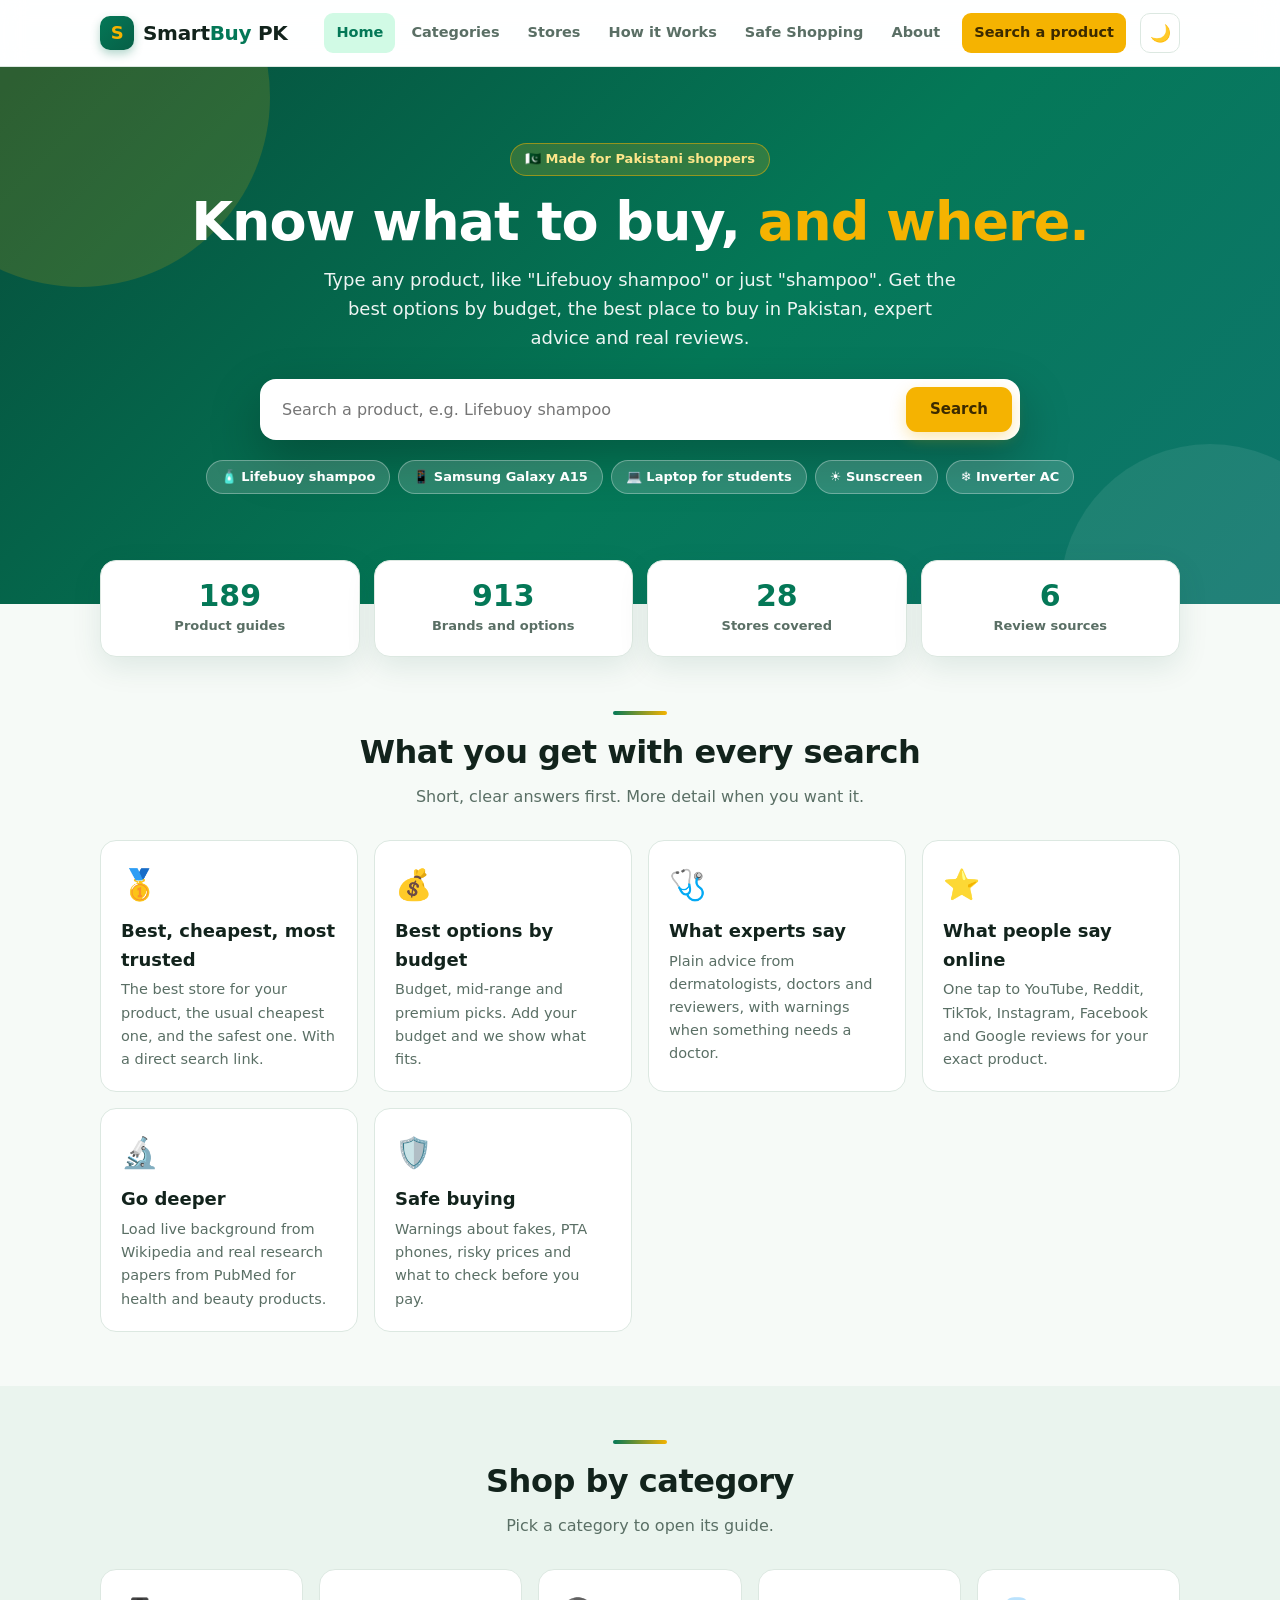
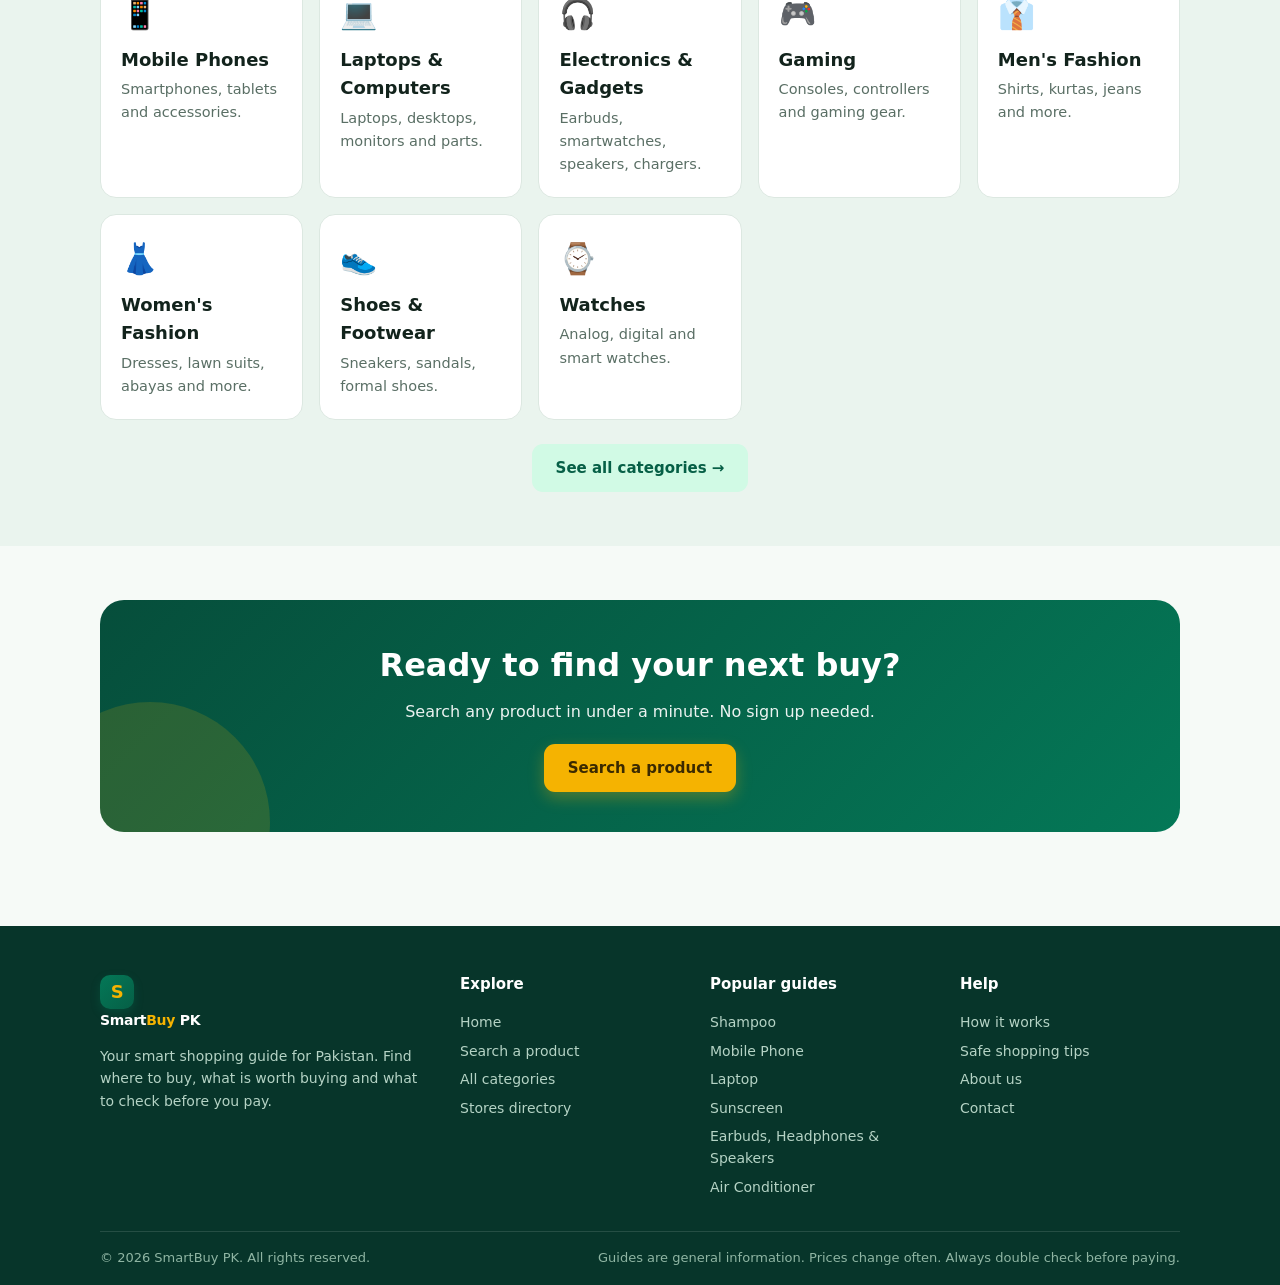
<file: index.html>
<!DOCTYPE html>
<html lang="en">
<head>
<meta charset="UTF-8">
<meta name="viewport" content="width=device-width, initial-scale=1">
<title>Smart Shopping Guide for Pakistan - SmartBuy PK</title>
<meta name="description" content="Search any product. See the best options by budget, where to buy in Pakistan, expert advice and real reviews.">
<link rel="icon" href="data:image/svg+xml,%3Csvg xmlns='http://www.w3.org/2000/svg' viewBox='0 0 100 100'%3E%3Crect width='100' height='100' rx='22' fill='%23047857'/%3E%3Ctext x='50' y='72' font-size='62' text-anchor='middle' fill='%23f5b301' font-family='Arial' font-weight='700'%3ES%3C/text%3E%3C/svg%3E">
<script>try{var t=localStorage.getItem('sb-theme');if(t)document.documentElement.dataset.theme=JSON.parse(t)}catch(e){}</script>
<style>
/* SmartBuy PK - green & gold theme */
:root{
  --bg:#f6faf7; --bg2:#eaf4ee; --card:#ffffff; --ink:#12231c; --muted:#5a6f65; --line:#dce8e1;
  --primary:#047857; --primary-d:#065f46; --primary-l:#d1fae5; --on-primary:#ffffff;
  --gold:#f5b301; --gold-d:#b45309; --gold-l:#fef3c7;
  --good:#16a34a; --warn:#d97706; --bad:#dc2626;
  --shadow:0 10px 30px rgba(6,78,59,.10); --r:16px;
}
[data-theme="dark"]{
  --bg:#0c1411; --bg2:#101c17; --card:#14221c; --ink:#e7f3ed; --muted:#92aaa0; --line:#223a31;
  --primary:#10b981; --primary-d:#34d399; --primary-l:#12382c; --on-primary:#04251b;
  --gold:#fbbf24; --gold-d:#fcd34d; --gold-l:#3a2f0e; --shadow:0 10px 30px rgba(0,0,0,.45);
}
@media (prefers-color-scheme: dark){
  :root:not([data-theme="light"]){
    --bg:#0c1411; --bg2:#101c17; --card:#14221c; --ink:#e7f3ed; --muted:#92aaa0; --line:#223a31;
    --primary:#10b981; --primary-d:#34d399; --primary-l:#12382c; --on-primary:#04251b;
    --gold:#fbbf24; --gold-d:#fcd34d; --gold-l:#3a2f0e; --shadow:0 10px 30px rgba(0,0,0,.45);
    color-scheme:dark;
  }
  :root:not([data-theme="light"]) .b-pk{background:#12382c;color:#6ee7b7}
  :root:not([data-theme="light"]) .b-intl{background:#3a2f0e;color:#fcd34d}
  :root:not([data-theme="light"]) .b-used{background:#0f2f45;color:#7dd3fc}
}
*{box-sizing:border-box;margin:0;padding:0}
html{scroll-behavior:smooth}
body{font-size:16px;font-family:"Segoe UI",system-ui,-apple-system,Roboto,Arial,sans-serif;background:var(--bg);color:var(--ink);line-height:1.6;min-height:100vh;display:flex;flex-direction:column}
main{flex:1}
a{color:inherit;text-decoration:none}
img{max-width:100%}
.wrap{max-width:1120px;margin:0 auto;padding:0 20px}
.hidden{display:none!important}

/* ---------- header ---------- */
.site-header{position:sticky;top:0;z-index:50;background:color-mix(in srgb,var(--card) 90%,transparent);backdrop-filter:blur(12px);border-bottom:1px solid var(--line)}
.nav{display:flex;align-items:center;gap:14px;height:66px}
.logo{display:flex;align-items:center;gap:9px;font-weight:800;font-size:20px;letter-spacing:-.3px;margin-right:auto}
.logo b{color:var(--primary)}
.mark{font-style:normal;width:34px;height:34px;border-radius:10px;background:linear-gradient(135deg,var(--primary),var(--primary-d));color:var(--gold);display:flex;align-items:center;justify-content:center;font-size:18px;font-weight:800;box-shadow:0 4px 10px rgba(4,120,87,.3)}
.menu{display:flex;align-items:center;gap:4px}
.menu a{font-size:14.5px;font-weight:600;color:var(--muted);padding:8px 12px;border-radius:9px;transition:.15s}
.menu a:hover{color:var(--primary);background:var(--primary-l)}
.menu a.active{color:var(--primary);background:var(--primary-l)}
.menu a.cta{background:var(--gold);color:#3b2a00;margin-left:6px}
.menu a.cta:hover{filter:brightness(1.07);background:var(--gold)}
.theme,.burger{border:1px solid var(--line);background:var(--card);color:var(--ink);width:40px;height:40px;border-radius:10px;cursor:pointer;font-size:17px}
.burger{display:none}
.theme:hover,.burger:hover{border-color:var(--primary)}

/* ---------- hero ---------- */
.hero{position:relative;overflow:hidden;color:#fff;text-align:center;padding:76px 0 110px;background:linear-gradient(135deg,#064e3b 0%,#047857 55%,#0f766e 100%)}
.hero::before,.hero::after{content:"";position:absolute;border-radius:50%}
.hero::before{width:380px;height:380px;top:-160px;left:-110px;background:rgba(245,179,1,.16)}
.hero::after{width:300px;height:300px;bottom:-140px;right:-80px;background:rgba(255,255,255,.08)}
.hero .wrap{position:relative;z-index:1}
.eyebrow{display:inline-block;background:rgba(245,179,1,.18);border:1px solid rgba(245,179,1,.5);color:#fde68a;font-size:13px;font-weight:700;padding:5px 14px;border-radius:99px;margin-bottom:16px}
.hero h1{font-size:clamp(30px,5.4vw,52px);line-height:1.12;font-weight:800;letter-spacing:-1px;margin-bottom:14px}
.hero h1 em{font-style:normal;color:var(--gold)}
.hero p.lead{max-width:640px;margin:0 auto 26px;font-size:18px;opacity:.93}
.hero-search{display:flex;gap:8px;max-width:760px;margin:0 auto;background:#fff;padding:8px;border-radius:16px;box-shadow:0 20px 50px rgba(0,0,0,.25)}
.hero-search input,.hero-search select{border:0;background:transparent;color:#12231c;padding:13px 14px;font-size:16px;font-family:inherit;outline:none;min-width:0}
.hero-search input{flex:1}
.hero-search select{border-left:1px solid #e3ece7;max-width:210px;cursor:pointer}
.chips{display:flex;flex-wrap:wrap;gap:8px;justify-content:center;margin-top:20px}
.chip{display:inline-block;background:rgba(255,255,255,.16);border:1px solid rgba(255,255,255,.3);padding:6px 14px;border-radius:99px;font-size:13px;font-weight:600;color:#fff;transition:.15s}
.chip:hover{background:rgba(255,255,255,.28)}
.chip.dark{background:var(--primary-l);border-color:transparent;color:var(--primary-d)}
.chip.dark:hover{filter:brightness(.96)}
.page-hero{background:linear-gradient(135deg,#064e3b,#047857);color:#fff;padding:52px 0 64px;text-align:center;position:relative;overflow:hidden}
.page-hero::after{content:"";position:absolute;width:260px;height:260px;border-radius:50%;background:rgba(245,179,1,.14);right:-70px;top:-120px}
.page-hero h1{font-size:clamp(28px,4.6vw,40px);letter-spacing:-.6px;position:relative}
.page-hero p{max-width:640px;margin:8px auto 0;opacity:.92;font-size:17px;position:relative}

/* ---------- layout helpers ---------- */
section.block{padding:54px 0}
section.alt{background:var(--bg2)}
.sec-head{text-align:center;max-width:660px;margin:0 auto 30px}
.sec-head h2{font-size:clamp(24px,3.4vw,32px);letter-spacing:-.5px}
.sec-head p{color:var(--muted);margin-top:6px}
.sec-head .bar{display:block;width:54px;height:4px;border-radius:4px;background:linear-gradient(90deg,var(--primary),var(--gold));margin:0 auto 12px}
.grid{display:grid;gap:16px}
.g2{grid-template-columns:repeat(auto-fit,minmax(280px,1fr))}
.g3{grid-template-columns:repeat(auto-fit,minmax(240px,1fr))}
.g4{grid-template-columns:repeat(auto-fit,minmax(200px,1fr))}
.card{background:var(--card);border:1px solid var(--line);border-radius:var(--r);padding:20px;transition:.2s}
.card.hover:hover{transform:translateY(-4px);box-shadow:var(--shadow);border-color:var(--primary)}
.card h3{font-size:18px;margin-bottom:4px}
.card p{color:var(--muted);font-size:14.5px}
.ico{font-size:30px;display:block;margin-bottom:8px}
.tag{display:inline-block;font-size:12px;padding:3px 10px;border-radius:99px;background:var(--primary-l);color:var(--primary-d);font-weight:700;margin:2px 4px 2px 0}
.badge{font-size:11px;padding:3px 9px;border-radius:99px;font-weight:700;white-space:nowrap}
.b-pk{background:#dcfce7;color:#166534}
.b-intl{background:#fef3c7;color:#92400e}
.b-used{background:#e0f2fe;color:#075985}
[data-theme="dark"] .b-pk{background:#12382c;color:#6ee7b7}
[data-theme="dark"] .b-intl{background:#3a2f0e;color:#fcd34d}
[data-theme="dark"] .b-used{background:#0f2f45;color:#7dd3fc}

/* ---------- buttons & forms ---------- */
.btn{display:inline-block;background:var(--primary);color:var(--on-primary);border:0;padding:12px 24px;border-radius:11px;font-size:15px;font-weight:700;cursor:pointer;transition:.15s;font-family:inherit;box-shadow:0 6px 16px rgba(4,120,87,.25)}
.btn:hover{background:var(--primary-d);transform:translateY(-1px)}
.btn.gold{background:var(--gold);color:#3b2a00;box-shadow:0 6px 16px rgba(245,179,1,.3)}
.btn.gold:hover{filter:brightness(1.06);background:var(--gold)}
.btn.ghost{background:var(--primary-l);color:var(--primary-d);box-shadow:none}
.btn.ghost:hover{filter:brightness(.97);background:var(--primary-l)}
label{display:block;font-size:13px;font-weight:700;color:var(--muted);margin-bottom:5px}
input,select,textarea{width:100%;padding:11px 13px;border:1px solid var(--line);border-radius:10px;font-size:15px;background:var(--card);color:var(--ink);font-family:inherit}
input:focus,select:focus,textarea:focus{outline:2px solid var(--primary);outline-offset:0;border-color:transparent}
textarea{min-height:130px;resize:vertical}
.form{display:grid;grid-template-columns:repeat(auto-fit,minmax(210px,1fr));gap:14px}
.full{grid-column:1/-1}
.actions{display:flex;gap:10px;flex-wrap:wrap}
.panel{background:var(--card);border:1px solid var(--line);border-radius:20px;box-shadow:var(--shadow);padding:26px}
.panel.lift{margin-top:-50px;position:relative;z-index:2}

/* ---------- finder results ---------- */
.product{display:flex;gap:16px;align-items:center;background:var(--card);padding:16px;border-radius:14px;border:1px solid var(--line)}
.product img{width:84px;height:84px;object-fit:cover;border-radius:12px}
.ph{width:84px;height:84px;border-radius:12px;background:var(--primary-l);display:flex;align-items:center;justify-content:center;font-size:36px;flex:none}
.product h3{font-size:20px}
.stores{display:grid;grid-template-columns:repeat(auto-fill,minmax(310px,1fr));gap:14px}
.store{background:var(--card);border:1px solid var(--line);border-radius:14px;padding:16px;transition:.2s}
.store:hover{transform:translateY(-3px);box-shadow:var(--shadow)}
.store.best{border:2px solid var(--good);box-shadow:0 6px 18px rgba(22,163,74,.18)}
.store h4{font-size:17px;display:flex;justify-content:space-between;align-items:center;gap:8px}
.store p{font-size:13px;color:var(--muted);margin:4px 0 10px}
.mini{display:grid;grid-template-columns:repeat(3,1fr);gap:8px;margin-bottom:10px}
.mini input{padding:8px;font-size:13px}
.mini label{font-size:11px}
.open{display:inline-block;font-size:13px;font-weight:700;color:var(--primary-d);background:var(--primary-l);padding:7px 13px;border-radius:9px}
.open:hover{filter:brightness(.96)}
.sources{display:grid;grid-template-columns:repeat(auto-fit,minmax(160px,1fr));gap:12px}
.src{background:var(--card);border:1px solid var(--line);border-radius:13px;padding:16px;text-align:center;font-weight:700;font-size:14px;transition:.2s}
.src:hover{transform:translateY(-3px);border-color:var(--primary);color:var(--primary)}
.src .ic{font-size:28px;display:block;margin-bottom:4px}
.verdict{border-radius:18px;padding:24px;color:#fff;box-shadow:0 12px 28px rgba(0,0,0,.16)}
.v-good{background:linear-gradient(135deg,#15803d,#22c55e)}
.v-ok{background:linear-gradient(135deg,#b45309,#f59e0b)}
.v-bad{background:linear-gradient(135deg,#b91c1c,#ef4444)}
.v-none{background:#64748b}
.verdict h3{font-size:24px;margin-bottom:6px}
.verdict ul{margin:10px 0 0 20px;font-size:14px}
table{width:100%;border-collapse:collapse;background:var(--card);border-radius:12px;overflow:hidden;font-size:14px;border:1px solid var(--line)}
th,td{padding:11px 14px;text-align:left;border-bottom:1px solid var(--line)}
th{background:var(--primary-l);color:var(--primary-d)}
.table-wrap{overflow-x:auto}
.recent{display:flex;flex-wrap:wrap;gap:8px}

/* ---------- misc blocks ---------- */
.stats{display:grid;grid-template-columns:repeat(auto-fit,minmax(150px,1fr));gap:14px;margin-top:-44px;position:relative;z-index:2}
.stat{background:var(--card);border:1px solid var(--line);border-radius:16px;padding:18px;text-align:center;box-shadow:var(--shadow)}
.stat b{display:block;font-size:30px;color:var(--primary);line-height:1.1}
.stat span{font-size:13px;color:var(--muted);font-weight:600}
.step .n{width:36px;height:36px;border-radius:50%;background:var(--gold);color:#3b2a00;display:flex;align-items:center;justify-content:center;font-weight:800;margin-bottom:10px}
.cta-band{background:linear-gradient(135deg,#064e3b,#047857);color:#fff;border-radius:24px;padding:40px 28px;text-align:center;position:relative;overflow:hidden}
.cta-band::after{content:"";position:absolute;width:240px;height:240px;border-radius:50%;background:rgba(245,179,1,.15);left:-70px;bottom:-110px}
.cta-band h2{font-size:clamp(24px,3.4vw,32px);position:relative}
.cta-band p{margin:8px 0 20px;opacity:.92;position:relative}
.cta-band .btn{position:relative}
.filters{display:flex;flex-wrap:wrap;gap:10px;align-items:center;margin-bottom:22px}
.filters input,.filters select{max-width:260px}
.pill{border:1px solid var(--line);background:var(--card);color:var(--ink);padding:8px 16px;border-radius:99px;font-weight:700;font-size:13.5px;cursor:pointer;font-family:inherit}
.pill.on,.pill:hover{background:var(--primary);color:var(--on-primary);border-color:var(--primary)}
.empty{text-align:center;color:var(--muted);padding:30px}
details{background:var(--card);border:1px solid var(--line);border-radius:13px;padding:14px 18px;margin-bottom:10px}
details summary{cursor:pointer;font-weight:700;list-style:none;display:flex;justify-content:space-between;gap:10px}
details summary::after{content:"+";color:var(--primary);font-size:20px;line-height:1}
details[open] summary::after{content:"–"}
details p{margin-top:10px;color:var(--muted);font-size:14.5px}
.check{display:flex;gap:12px;align-items:flex-start;background:var(--card);border:1px solid var(--line);border-radius:13px;padding:14px 16px;cursor:pointer;transition:.15s}
.check:hover{border-color:var(--primary)}
.check input{width:20px;height:20px;margin-top:3px;accent-color:var(--primary);flex:none}
.check.done{background:var(--primary-l);border-color:var(--primary)}
.check b{display:block}
.check span{font-size:13.5px;color:var(--muted)}
.progress{height:10px;background:var(--line);border-radius:99px;overflow:hidden;margin:8px 0 18px}
.progress i{display:block;height:100%;width:0;background:linear-gradient(90deg,var(--primary),var(--gold));transition:.3s}
.notice{background:var(--gold-l);border:1px solid var(--gold);color:var(--ink);padding:12px 16px;border-radius:12px;font-size:14px}
.thanks{background:var(--primary-l);color:var(--primary-d);padding:16px;border-radius:12px;font-weight:700;margin-top:14px}
.two{display:grid;grid-template-columns:1fr 1fr;gap:26px;align-items:start}

/* ---------- footer ---------- */
.site-footer{background:#07352a;color:#cfe5db;margin-top:40px}
.foot{display:grid;grid-template-columns:1.5fr 1fr 1fr 1fr;gap:30px;padding:46px 0 30px}
.foot h4{color:#fff;font-size:15px;margin-bottom:12px}
.foot a{display:block;font-size:14px;padding:3px 0;color:#b5d3c5}
.foot a:hover{color:var(--gold)}
.foot p{font-size:14px;color:#b5d3c5;margin-top:10px;max-width:320px}
.site-footer .logo{color:#fff}
.site-footer .logo b{color:var(--gold)}
.foot-bottom{border-top:1px solid rgba(255,255,255,.12);padding:16px 0;display:flex;justify-content:space-between;gap:10px;flex-wrap:wrap;font-size:13px;color:#8fb5a3}

/* ---------- responsive ---------- */
@media(max-width:920px){
  .burger{display:block}
  .menu{display:none;position:absolute;top:66px;left:0;right:0;background:var(--card);flex-direction:column;align-items:stretch;padding:12px 20px 18px;border-bottom:1px solid var(--line);box-shadow:var(--shadow)}
  .menu.open{display:flex}
  .menu a.cta{margin:6px 0 0;text-align:center}
  .foot{grid-template-columns:1fr 1fr}
  .two{grid-template-columns:1fr}
}
@media(max-width:600px){
  .hero{padding:56px 0 96px}
  .hero-search{flex-direction:column}
  .hero-search select{max-width:none;border-left:0;border-top:1px solid #e3ece7}
  .foot{grid-template-columns:1fr}
  .product{flex-direction:column;text-align:center}
}

/* ---------- v2 additions ---------- */
.hero-search input{font-size:16px}
.hero-search button{white-space:nowrap}
.hero h1{font-size:clamp(32px,5.6vw,54px)}
.view[hidden]{display:none!important}
.muted{color:var(--muted);font-size:14px}
.sub{color:var(--muted);font-size:14px;margin:6px 0 14px}

/* search form */
.sform{display:grid;grid-template-columns:2fr 1fr auto;gap:14px;align-items:end}
.sform .btn{height:46px}
@media(max-width:760px){.sform{grid-template-columns:1fr}.sform .btn{width:100%}}

/* report */
.block.tight{padding:16px 0}
.block.r-top{padding:30px 0 6px}
.r-head{display:flex;gap:16px;align-items:center}
.r-q{font-size:13px;color:var(--muted);font-weight:700;text-transform:uppercase;letter-spacing:.06em}
.r-title{font-size:clamp(24px,4vw,34px);letter-spacing:-.5px;margin:2px 0 6px;text-wrap:balance}
.r-note{font-size:13px;color:var(--muted);margin:14px 0 0}
.alts{display:flex;flex-wrap:wrap;gap:8px;align-items:center;margin-top:12px;font-size:13.5px;color:var(--muted);font-weight:600}
.jump{display:flex;flex-wrap:wrap;gap:8px;margin-top:14px}
.jump button{border:1px solid var(--line);background:var(--card);color:var(--ink);padding:7px 14px;border-radius:99px;font-weight:700;font-size:13px;cursor:pointer;font-family:inherit}
.jump button:hover{border-color:var(--primary);color:var(--primary)}
.sec-title h2{font-size:22px;letter-spacing:-.3px;padding-left:12px;position:relative}
.sec-title h2::before{content:"";position:absolute;left:0;top:4px;bottom:4px;width:4px;border-radius:4px;background:linear-gradient(var(--primary),var(--gold))}
.sec-title p{color:var(--muted);font-size:14px;margin:4px 0 14px 12px}
.sec-title{margin-bottom:6px}

.glance{background:var(--card);border:1px solid var(--line);border-left:5px solid var(--primary);border-radius:var(--r);padding:22px;box-shadow:var(--shadow)}
.glance h3{font-size:24px;letter-spacing:-.3px;margin:6px 0 8px}
.g-top{display:flex;gap:10px;align-items:center;flex-wrap:wrap}
.g-range{font-size:13px;font-weight:700;color:var(--muted)}
.g-intro{color:var(--muted);margin-bottom:12px}
.g-line{font-size:15px;margin:6px 0}
.g-line.ok{color:var(--ink)}
.g-line.warn{color:var(--muted)}
.g-same{display:flex;flex-wrap:wrap;gap:8px;align-items:center;margin-top:14px;font-size:13px;color:var(--muted);font-weight:700}
.vchip{display:inline-block;font-size:12px;font-weight:800;padding:4px 11px;border-radius:99px;letter-spacing:.03em}
.t-low{background:#dcfce7;color:#166534}
.t-mid{background:#fef3c7;color:#92400e}
.t-high{background:#e0e7ff;color:#3730a3}
[data-theme="dark"] .t-low{background:#12382c;color:#6ee7b7}
[data-theme="dark"] .t-mid{background:#3a2f0e;color:#fcd34d}
[data-theme="dark"] .t-high{background:#23265a;color:#c7d2fe}
@media (prefers-color-scheme: dark){
  :root:not([data-theme="light"]) .t-low{background:#12382c;color:#6ee7b7}
  :root:not([data-theme="light"]) .t-mid{background:#3a2f0e;color:#fcd34d}
  :root:not([data-theme="light"]) .t-high{background:#23265a;color:#c7d2fe}
}
.top3{display:grid;gap:10px}
.top-row{display:grid;grid-template-columns:auto 1fr auto;gap:12px;align-items:center;padding:10px 0;border-top:1px solid var(--line)}
.top-row p{font-size:13.5px;color:var(--muted)}
.top-row .g-range{text-align:right}
@media(max-width:560px){.top-row{grid-template-columns:1fr}.top-row .g-range{text-align:left}}

/* where to buy */
.tiles{display:grid;grid-template-columns:repeat(auto-fit,minmax(250px,1fr));gap:14px}
.tile{background:var(--card);border:1px solid var(--line);border-top:4px solid var(--primary);border-radius:var(--r);padding:18px;display:flex;flex-direction:column;gap:6px;transition:.2s}
.tile:hover{transform:translateY(-3px);box-shadow:var(--shadow)}
.tile.cheap{border-top-color:var(--gold)}
.tile.trust{border-top-color:#6366f1}
.tile-k{font-size:12.5px;font-weight:800;text-transform:uppercase;letter-spacing:.06em;color:var(--muted)}
.tile h4{font-size:19px}
.tile p{font-size:14px;color:var(--muted);flex:1}
.tile .open,.s-btns .open{align-self:flex-start}
.alt-link{display:inline-block;font-size:12.5px;font-weight:700;color:var(--muted);text-decoration:underline;margin-top:4px}
.alt-link:hover{color:var(--primary)}
details.more{margin-top:14px}
details.more summary{font-weight:700}
details.big{padding:16px 20px}
.s-list{display:grid;gap:4px;margin-top:10px}
.s-row{display:flex;justify-content:space-between;gap:12px;align-items:center;padding:10px 0;border-top:1px solid var(--line)}
.s-row small{display:block;color:var(--muted);font-size:12.5px;margin-top:2px}
.s-btns{display:flex;gap:10px;align-items:center;flex:none}
@media(max-width:560px){.s-row{flex-direction:column;align-items:flex-start}}

/* tiers */
.tiers{display:grid;gap:14px}
.tier{background:var(--card);border:1px solid var(--line);border-radius:var(--r);padding:18px}
.tier.fit{border:2px solid var(--good);box-shadow:0 6px 18px rgba(22,163,74,.15)}
.tier-h{display:flex;gap:10px;align-items:center;flex-wrap:wrap;margin-bottom:8px}
.fit-tag{font-style:normal;font-size:12px;font-weight:800;color:#fff;background:var(--good);padding:3px 10px;border-radius:99px}
.picks{list-style:none;display:grid;grid-template-columns:repeat(auto-fit,minmax(260px,1fr));gap:10px}
.picks li{background:var(--bg2);border:1px solid transparent;border-radius:12px;padding:12px 14px;min-width:0}
.picks li.match{border-color:var(--primary);background:var(--primary-l)}
.picks p{font-size:14px;margin:4px 0}
.picks small{display:block;color:var(--muted);font-size:12.5px}
.pk-h{display:flex;gap:8px;align-items:center;flex-wrap:wrap}
.you{font-size:11px;font-weight:800;background:var(--primary);color:var(--on-primary);padding:2px 8px;border-radius:99px}
.needs{display:grid;grid-template-columns:repeat(auto-fit,minmax(260px,1fr));gap:10px}
.need{background:var(--card);border:1px solid var(--line);border-radius:12px;padding:12px 14px;display:grid;gap:3px}
.need span{font-size:14px;color:var(--muted)}
.bul{margin:0 0 14px 20px;display:grid;gap:8px}
.bul li{max-width:75ch}
.src small{display:block;font-weight:500;color:var(--muted);font-size:12px;margin-top:2px}
.two-col{display:grid;grid-template-columns:1fr 1fr;gap:14px}
@media(max-width:700px){.two-col{grid-template-columns:1fr}}
.chk{background:var(--card);border:1px solid var(--line);border-radius:var(--r);padding:16px 18px}
.chk.good{border-left:4px solid var(--good)}
.chk.bad{border-left:4px solid var(--bad)}
.chk h4{margin-bottom:8px}
.chk ul{margin-left:18px;display:grid;gap:6px;font-size:14.5px}
.deep{display:flex;flex-wrap:wrap;gap:10px}
.deep-btn{display:inline-block;background:var(--card);border:1px solid var(--line);padding:9px 16px;border-radius:11px;font-weight:700;font-size:14px;transition:.15s}
.deep-btn:hover{border-color:var(--primary);color:var(--primary)}
.research{margin-top:16px}
.r-card{background:var(--card);border:1px solid var(--line);border-radius:var(--r);padding:16px 18px;margin-top:12px}
.r-card h4{margin-bottom:6px}
.papers{list-style:none;display:grid;gap:10px;margin:8px 0}
.papers a{font-weight:700;color:var(--primary)}
.papers a:hover{text-decoration:underline}
.papers small{display:block;color:var(--muted);font-size:12.5px}
#cmpStores{margin-top:6px}
.stat{min-width:0}

</style>
</head>
<body>
<main id="app">
<div class="view" id="v-home" hidden>
<div class="hero">
    <div class="wrap">
      <span class="eyebrow">🇵🇰 Made for Pakistani shoppers</span>
      <h1>Know what to buy, <em>and where.</em></h1>
      <p class="lead">Type any product, like "Lifebuoy shampoo" or just "shampoo". Get the best options by budget, the best place to buy in Pakistan, expert advice and real reviews.</p>
      <form class="hero-search" id="heroForm" autocomplete="off">
        <input id="heroQ" required placeholder="Search a product, e.g. Lifebuoy shampoo" aria-label="Search a product">
        <button class="btn gold" type="submit">Search</button>
      </form>
      <div class="chips">
        <a class="chip" href="finder.html?q=Lifebuoy%20shampoo">🧴 Lifebuoy shampoo</a>
        <a class="chip" href="finder.html?q=Samsung%20Galaxy%20A15">📱 Samsung Galaxy A15</a>
        <a class="chip" href="finder.html?q=Laptop%20for%20students">💻 Laptop for students</a>
        <a class="chip" href="finder.html?q=Sunscreen">☀️ Sunscreen</a>
        <a class="chip" href="finder.html?q=Inverter%20AC%201.5%20ton">❄️ Inverter AC</a>
      </div>
    </div>
  </div>

  <div class="wrap">
    <div class="stats">
      <div class="stat"><b id="statGuides">0</b><span>Product guides</span></div>
      <div class="stat"><b id="statBrands">0</b><span>Brands and options</span></div>
      <div class="stat"><b id="statStores">0</b><span>Stores covered</span></div>
      <div class="stat"><b id="statSources">0</b><span>Review sources</span></div>
    </div>
  </div>

  <section class="block hidden" id="recentBox" style="padding-bottom:0">
    <div class="wrap">
      <div class="sec-head" style="margin-bottom:14px"><span class="bar"></span><h2>Your recent searches</h2></div>
      <div class="recent" id="recent" style="justify-content:center"></div>
    </div>
  </section>

  <section class="block">
    <div class="wrap">
      <div class="sec-head"><span class="bar"></span><h2>What you get with every search</h2><p>Short, clear answers first. More detail when you want it.</p></div>
      <div class="grid g3">
        <div class="card hover"><span class="ico">🥇</span><h3>Best, cheapest, most trusted</h3><p>The best store for your product, the usual cheapest one, and the safest one. With a direct search link.</p></div>
        <div class="card hover"><span class="ico">💰</span><h3>Best options by budget</h3><p>Budget, mid-range and premium picks. Add your budget and we show what fits.</p></div>
        <div class="card hover"><span class="ico">🩺</span><h3>What experts say</h3><p>Plain advice from dermatologists, doctors and reviewers, with warnings when something needs a doctor.</p></div>
        <div class="card hover"><span class="ico">⭐</span><h3>What people say online</h3><p>One tap to YouTube, Reddit, TikTok, Instagram, Facebook and Google reviews for your exact product.</p></div>
        <div class="card hover"><span class="ico">🔬</span><h3>Go deeper</h3><p>Load live background from Wikipedia and real research papers from PubMed for health and beauty products.</p></div>
        <div class="card hover"><span class="ico">🛡️</span><h3>Safe buying</h3><p>Warnings about fakes, PTA phones, risky prices and what to check before you pay.</p></div>
      </div>
    </div>
  </section>

  <section class="block alt">
    <div class="wrap">
      <div class="sec-head"><span class="bar"></span><h2>Shop by category</h2><p>Pick a category to open its guide.</p></div>
      <div class="grid g4" id="popular"></div>
      <p style="text-align:center;margin-top:24px"><a class="btn ghost" href="categories.html">See all categories →</a></p>
    </div>
  </section>

  <section class="block">
    <div class="wrap">
      <div class="cta-band">
        <h2>Ready to find your next buy?</h2>
        <p>Search any product in under a minute. No sign up needed.</p>
        <a class="btn gold" href="finder.html">Search a product</a>
      </div>
    </div>
  </section>
</div>
<div class="view" id="v-finder" hidden>
<div class="page-hero">
    <div class="wrap">
      <h1>Smart product search</h1>
      <p>Type a product or a type of product. Add a budget if you have one.</p>
    </div>
  </div>
  <div class="wrap">
    <div class="panel lift">
      <form id="form" class="sform" autocomplete="off">
        <div class="sf-q"><label for="name">Product</label><input id="name" required placeholder="e.g. Lifebuoy shampoo, laptop for students, sunscreen"></div>
        <div class="sf-b"><label for="budget">Budget in PKR (optional)</label><input id="budget" type="number" min="0" placeholder="e.g. 1500"></div>
        <div class="sf-go"><button class="btn" type="submit">Search</button></div>
      </form>
    </div>
    <div id="report"></div>
    <div style="height:50px"></div>
  </div>
</div>
<div class="view" id="v-categories" hidden>
<div class="page-hero">
    <div class="wrap">
      <h1>All categories</h1>
      <p>From phones to groceries. Pick a category, or tap an example to check it right away.</p>
    </div>
  </div>

  <section class="block">
    <div class="wrap">
      <div class="filters">
        <input id="catSearch" type="search" placeholder="Search categories, e.g. shoes, laptop, lotion">
      </div>
      <div class="grid g3" id="catGrid"></div>
    </div>
  </section>
</div>
<div class="view" id="v-stores" hidden>
<div class="page-hero">
    <div class="wrap">
      <h1>Stores directory</h1>
      <p>Pakistani stores, second-hand marketplaces and international sites in one place.</p>
    </div>
  </div>

  <section class="block">
    <div class="wrap">
      <div class="filters">
        <button class="pill on" data-type="all">All</button>
        <button class="pill" data-type="pk">Pakistan stores</button>
        <button class="pill" data-type="used">Used / local</button>
        <button class="pill" data-type="intl">International</button>
        <select id="storeCat" aria-label="Filter by category"></select>
        <input id="storeSearch" type="search" placeholder="Search a store">
        <span id="storeCount" style="color:var(--muted);font-weight:700;font-size:14px"></span>
      </div>
      <div class="grid g3" id="storeGrid"></div>
      <div class="notice" style="margin-top:26px">💡 Delivery areas, prices and return rules can change. Always check the store's own page for your city before you order.</div>
    </div>
  </section>
</div>
<div class="view" id="v-how-it-works" hidden>
<div class="page-hero">
    <div class="wrap">
      <h1>How it works</h1>
      <p>Simple steps and honest limits. Here is exactly what the site does.</p>
    </div>
  </div>

  <section class="block">
    <div class="wrap">
      <div class="sec-head"><span class="bar"></span><h2>From search to decision</h2></div>
      <div class="grid g4">
        <div class="card step"><div class="n">1</div><h3>Search a product</h3><p>Type a product or a brand. Both "shampoo" and "Lifebuoy shampoo" work. Add a budget if you like.</p></div>
        <div class="card step"><div class="n">2</div><h3>Read the quick answer</h3><p>See our top picks, or an overview of your brand, with what is good and what to watch out for.</p></div>
        <div class="card step"><div class="n">3</div><h3>Open the stores</h3><p>We show the best, the usually cheapest and the most trusted store, each with a search link.</p></div>
        <div class="card step"><div class="n">4</div><h3>Check real opinions</h3><p>One tap to YouTube, Reddit, TikTok, Instagram, Facebook and Google reviews. Load research papers to go deeper.</p></div>
      </div>
    </div>
  </section>

  <section class="block alt">
    <div class="wrap">
      <div class="sec-head"><span class="bar"></span><h2>Where the information comes from</h2></div>
      <div class="two">
        <div class="card">
          <h3>Built-in guides</h3>
          <p style="margin:8px 0">Each guide holds price bands, brand notes, expert advice and store tips for one type of product. It is general market knowledge, written in simple words. It is not live.</p>
          <p>We cover popular products in beauty, hair care, phones, laptops, appliances, fashion, health and more. For other products we give a general buying guide.</p>
        </div>
        <div class="card">
          <h3>Live links and research</h3>
          <p style="margin:8px 0">Store and review buttons open live searches on each site, so you always see today's price and the latest reviews.</p>
          <p>"Load background and research" fetches a short summary from Wikipedia and research papers from PubMed.</p>
        </div>
      </div>
    </div>
  </section>

  <section class="block">
    <div class="wrap" style="max-width:820px">
      <div class="sec-head"><span class="bar"></span><h2>Common questions</h2></div>
      <details><summary>Does the site show live prices and ratings?</summary><p>No. Stores like Daraz and social media sites do not allow other websites to read their data. So we show approximate price bands and give you live search links. You can type the prices you see into the "Compare live prices yourself" tool and it scores the stores for you.</p></details>
      <details><summary>How do you decide the best, cheapest and most trusted store?</summary><p>It comes from how each type of product is usually sold in Pakistan. Phones are easy to compare on PriceOye, original beauty brands are safest from specialist stores, and used items are cheapest on OLX. Always check the live price before paying.</p></details>
      <details><summary>Is the health and beauty advice medical advice?</summary><p>No. It is general information. Ask a doctor or pharmacist if you have a skin or health condition.</p></details>
      <details><summary>What if my product is not covered?</summary><p>You still get a general buying guide, store links and review links. Try a simpler word, like "shampoo" instead of a long product name.</p></details>
      <details><summary>Is my data saved?</summary><p>Only your recent searches and your light or dark theme are saved, inside your own browser.</p></details>
      <details><summary>Is it free?</summary><p>Yes, completely free, with no sign up.</p></details>
      <p style="text-align:center;margin-top:24px"><a class="btn" href="finder.html">Try it now</a></p>
    </div>
  </section>
</div>
<div class="view" id="v-tips" hidden>
<div class="page-hero">
    <div class="wrap">
      <h1>Safe shopping tips</h1>
      <p>A few quick habits that protect your money when you buy online.</p>
    </div>
  </div>

  <section class="block">
    <div class="wrap">
      <div class="sec-head"><span class="bar"></span><h2>Spot the red flags</h2></div>
      <div class="grid g3">
        <div class="card hover"><span class="ico">🏷️</span><h3>Price too good to be true</h3><p>If one seller is far cheaper than everyone else, the item may be fake, used, or a scam.</p></div>
        <div class="card hover"><span class="ico">⭐</span><h3>Fake reviews</h3><p>Many 5-star reviews posted on the same day, with similar words, are a bad sign. Read the 3-star reviews too.</p></div>
        <div class="card hover"><span class="ico">📸</span><h3>Social media sellers</h3><p>Check how long the page has existed, real customer comments, and whether they offer cash on delivery.</p></div>
        <div class="card hover"><span class="ico">📱</span><h3>Phones and PTA</h3><p>Ask if a phone is PTA approved and check the box, IMEI and warranty before you pay.</p></div>
        <div class="card hover"><span class="ico">✈️</span><h3>International orders</h3><p>Delivery can take weeks and customs charges may be added. Include them in the total price.</p></div>
        <div class="card hover"><span class="ico">🔁</span><h3>Return policy</h3><p>Read how many days you have to return an item and who pays for the return delivery.</p></div>
      </div>
    </div>
  </section>

  <section class="block alt">
    <div class="wrap" style="max-width:820px">
      <div class="sec-head"><span class="bar"></span><h2>Before you pay checklist</h2><p>Tick each one. It only takes a minute.</p></div>
      <div style="font-weight:700" id="progText"></div>
      <div class="progress"><i id="progBar"></i></div>
      <div class="grid">
        <label class="check"><input type="checkbox"><div><b>I compared at least 3 stores</b><span>Use the Check a product page to see prices side by side.</span></div></label>
        <label class="check"><input type="checkbox"><div><b>I read recent reviews</b><span>Look at reviews from the last few months, not only the top ones.</span></div></label>
        <label class="check"><input type="checkbox"><div><b>I watched a video review</b><span>YouTube reviews show the real product, not just studio photos.</span></div></label>
        <label class="check"><input type="checkbox"><div><b>I checked the warranty and return policy</b><span>Know the number of days and who pays for returns.</span></div></label>
        <label class="check"><input type="checkbox"><div><b>I know the total cost</b><span>Delivery fee, tax and customs (for international orders) are included.</span></div></label>
        <label class="check"><input type="checkbox"><div><b>I chose a safe payment method</b><span>Cash on delivery is safest when you are not sure about a seller.</span></div></label>
        <label class="check"><input type="checkbox"><div><b>I kept screenshots of the order</b><span>Save the product page, price and order confirmation.</span></div></label>
      </div>
      <p style="text-align:center;margin-top:26px"><a class="btn" href="finder.html">Check a product</a></p>
    </div>
  </section>
</div>
<div class="view" id="v-about" hidden>
<div class="page-hero">
    <div class="wrap">
      <h1>About SmartBuy PK</h1>
      <p>A simple helper for people who want to buy the right thing at the right price.</p>
    </div>
  </div>

  <section class="block">
    <div class="wrap" style="max-width:860px">
      <div class="sec-head"><span class="bar"></span><h2>Our mission</h2></div>
      <p style="font-size:17px;text-align:center;color:var(--muted)">Online shopping in Pakistan has many choices: Daraz, local brands, social media sellers, and international sites. That is great, but it is also confusing. SmartBuy PK brings the stores, the review sources and a clear verdict into one place, so you can decide with confidence.</p>
    </div>
  </section>

  <section class="block alt">
    <div class="wrap">
      <div class="sec-head"><span class="bar"></span><h2>What we believe in</h2></div>
      <div class="grid g4">
        <div class="card hover"><span class="ico">🔍</span><h3>Be clear</h3><p>Our scoring method is open. You can read exactly how it works.</p></div>
        <div class="card hover"><span class="ico">🇵🇰</span><h3>Think local</h3><p>We put stores that serve Pakistan first.</p></div>
        <div class="card hover"><span class="ico">🛡️</span><h3>Protect shoppers</h3><p>We warn you about weak reviews and risky prices.</p></div>
        <div class="card hover"><span class="ico">🆓</span><h3>Stay free</h3><p>No sign up and no fees.</p></div>
      </div>
    </div>
  </section>

  <section class="block">
    <div class="wrap">
      <div class="sec-head"><span class="bar"></span><h2>What we do, and what we don't</h2></div>
      <div class="two">
        <div class="card"><h3>✅ We do</h3><p style="margin-top:8px">Show you the right stores for your product, give quick links to reviews, compare the numbers you enter, and explain our verdict.</p></div>
        <div class="card"><h3>ℹ️ We don't</h3><p style="margin-top:8px">We don't sell products and we don't set prices. Prices, ratings and delivery come from the stores themselves, so please double check them before you pay.</p></div>
      </div>
      <p style="text-align:center;margin-top:30px"><a class="btn" href="finder.html">Check a product</a> <a class="btn ghost" href="contact.html">Contact us</a></p>
    </div>
  </section>
</div>
<div class="view" id="v-contact" hidden>
<div class="page-hero">
    <div class="wrap">
      <h1>Contact us</h1>
      <p>Have a question, an idea, or a store you want us to add? Tell us.</p>
    </div>
  </div>

  <section class="block" style="padding-top:0">
    <div class="wrap" style="max-width:760px">
      <div class="panel lift">
        <form id="contactForm" class="form">
          <div><label for="cn">Your name</label><input id="cn" required placeholder="Your name"></div>
          <div><label for="ce">Email</label><input id="ce" type="email" required placeholder="you@example.com"></div>
          <div class="full"><label for="ct">Topic</label>
            <select id="ct"><option>Question</option><option>Suggestion</option><option>Add a store</option><option>Report a problem</option></select></div>
          <div class="full"><label for="cm">Message</label><textarea id="cm" required placeholder="Write your message here"></textarea></div>
          <div class="full"><button class="btn" type="submit">Send message</button></div>
        </form>
        <div id="thanks" class="thanks hidden">✅ Thank you! Your message has been received.</div>
      </div>
    </div>
  </section>
</div>
</main>
<script>
/* SmartBuy PK - data: categories, stores, review sources and product guides */
const PLUS = s => encodeURIComponent(s).replace(/%20/g, "+");
const gsite = dom => "https://www.google.com/search?q={qp}+site:" + dom;

const CATEGORIES = [
  {id:"mobiles",    icon:"📱", name:"Mobile Phones",          desc:"Smartphones, tablets and accessories.",        ex:["Samsung Galaxy A15","iPhone 13","Infinix Hot 40"]},
  {id:"laptops",    icon:"💻", name:"Laptops & Computers",    desc:"Laptops, desktops, monitors and parts.",        ex:["Laptop for students","Dell Inspiron 15","HP 250 G9"]},
  {id:"electronics",icon:"🎧", name:"Electronics & Gadgets",  desc:"Earbuds, smartwatches, speakers, chargers.",   ex:["Earbuds","Smartwatch","Power bank"]},
  {id:"gaming",     icon:"🎮", name:"Gaming",                 desc:"Consoles, controllers and gaming gear.",        ex:["PS5 controller","Gaming mouse","Nintendo Switch"]},
  {id:"mens",       icon:"👔", name:"Men's Fashion",          desc:"Shirts, kurtas, jeans and more.",              ex:["Men's kurta","Denim jacket","Polo shirt"]},
  {id:"womens",     icon:"👗", name:"Women's Fashion",        desc:"Dresses, lawn suits, abayas and more.",         ex:["Lawn 3 piece suit","Party wear dress","Abaya"]},
  {id:"shoes",      icon:"👟", name:"Shoes & Footwear",       desc:"Sneakers, sandals, formal shoes.",              ex:["Running shoes","Peshawari chappal","Women's heels"]},
  {id:"watches",    icon:"⌚", name:"Watches",                desc:"Analog, digital and smart watches.",            ex:["Casio watch","Smartwatch","Fitness band"]},
  {id:"bags",       icon:"👜", name:"Bags & Luggage",         desc:"Handbags, backpacks, travel bags.",             ex:["Laptop backpack","Ladies handbag","Travel suitcase"]},
  {id:"jewelry",    icon:"💍", name:"Jewelry & Accessories",  desc:"Necklaces, rings, bangles, sunglasses.",        ex:["Gold plated necklace","Artificial jewelry set","Silver ring"]},
  {id:"beauty",     icon:"✨", name:"Beauty & Skincare",      desc:"Lotion, face wash, sunscreen, perfume.",        ex:["Nivea body lotion","CeraVe face wash","Sunscreen SPF 50"]},
  {id:"haircare",   icon:"💇", name:"Hair Care",              desc:"Shampoo, oil, dryers and straighteners.",       ex:["Lifebuoy shampoo","Anti dandruff shampoo","Hair straightener"]},
  {id:"health",     icon:"💊", name:"Health & Wellness",      desc:"Supplements, devices, personal care.",          ex:["Vitamin D3","Whey protein","Blood pressure monitor"]},
  {id:"home",       icon:"🏠", name:"Home & Kitchen",         desc:"Cookware, decor, bedding and storage.",         ex:["Air fryer","Non-stick pan set","Bed sheet"]},
  {id:"appliances", icon:"🧊", name:"Home Appliances",        desc:"Fridges, ACs, washing machines, fans.",         ex:["Inverter AC 1.5 ton","Washing machine","Refrigerator"]},
  {id:"furniture",  icon:"🛋️", name:"Furniture",              desc:"Beds, sofas, office chairs, tables.",           ex:["Office chair","Study table","Sofa set"]},
  {id:"grocery",    icon:"🛒", name:"Grocery & Food",         desc:"Daily needs, snacks, tea, cooking oil.",        ex:["Tapal tea","Cooking oil 5L","Basmati rice"]},
  {id:"baby",       icon:"🍼", name:"Baby & Kids",            desc:"Diapers, baby care, kids clothing.",            ex:["Pampers diapers","Baby wipes","Feeding bottle"]},
  {id:"toys",       icon:"🧸", name:"Toys & Games",           desc:"Toys, puzzles, board games, RC cars.",          ex:["Lego set","RC car","Board game"]},
  {id:"sports",     icon:"🏏", name:"Sports & Fitness",       desc:"Cricket gear, gym equipment, yoga.",            ex:["Cricket bat","Dumbbell set","Yoga mat"]},
  {id:"books",      icon:"📚", name:"Books & Stationery",     desc:"Books, notebooks, pens, art supplies.",         ex:["Atomic Habits","Notebook pack","Gel pens"]},
  {id:"auto",       icon:"🚗", name:"Auto & Bike Accessories",desc:"Car care, helmets, tools, covers.",             ex:["Bike helmet","Car vacuum cleaner","Dash camera"]},
  {id:"other",      icon:"🛍️", name:"Anything Else",          desc:"Any other product you can think of.",           ex:["Water bottle","LED bulb","Umbrella"]}
];

/* t: pk = Pakistani store, used = second hand, intl = international.
   find = direct search link (only where the pattern is reliable). Others open a Google search limited to that store. */
const STORES = [
  {n:"Daraz", t:"pk", cats:["all"], dom:"daraz.pk", d:"Biggest online marketplace in Pakistan. Cash on delivery in most cities. Use the Daraz Mall filter for official brand stores.", find:"https://www.daraz.pk/catalog/?q={qp}&_keyori=ss&from=input"},
  {n:"PriceOye", t:"pk", cats:["mobiles","electronics","laptops"], dom:"priceoye.pk", d:"Compares mobile and gadget prices from many sellers.", find:"https://priceoye.pk/search?q={qp}"},
  {n:"Telemart", t:"pk", cats:["laptops","electronics","gaming","appliances"], dom:"telemart.pk", d:"Laptops, PC parts, gaming and electronics."},
  {n:"Shophive", t:"pk", cats:["laptops","mobiles","electronics","gaming"], dom:"shophive.com", d:"Laptops, mobiles and accessories."},
  {n:"Mega.pk", t:"pk", cats:["mobiles","electronics","appliances"], dom:"mega.pk", d:"Mobile phones, electronics and home appliances."},
  {n:"Homeshopping.pk", t:"pk", cats:["electronics","home","appliances","beauty","other"], dom:"homeshopping.pk", d:"General online store with many categories."},
  {n:"Derma.pk", t:"pk", cats:["beauty","haircare","baby","health"], dom:"derma.pk", d:"Skin and hair care specialist. Good for medicated and imported brands.", find:"https://derma.pk/search?q={qp}"},
  {n:"Yellow Pink", t:"pk", cats:["beauty","haircare","jewelry"], dom:"yellowpink.pk", d:"Beauty and hair care store with cash on delivery.", find:"https://www.yellowpink.pk/search?q={qp}"},
  {n:"Cozmetica", t:"pk", cats:["beauty","haircare"], dom:"cozmetica.pk", d:"Cosmetics, skin and hair care.", find:"https://cozmetica.pk/search?q={qp}"},
  {n:"Goto.com.pk", t:"pk", cats:["womens","mens","beauty","jewelry","bags","watches"], dom:"goto.com.pk", d:"Fashion, beauty and lifestyle products."},
  {n:"Khaadi", t:"pk", cats:["womens","mens","baby"], dom:"khaadi.com", d:"Pakistani clothing brand with its own online shop."},
  {n:"Sapphire", t:"pk", cats:["womens","mens","home","baby"], dom:"pk.sapphireonline.pk", d:"Fashion and home textiles from a Pakistani brand."},
  {n:"Outfitters", t:"pk", cats:["mens","womens"], dom:"outfitters.com.pk", d:"Western-style fashion for men and women."},
  {n:"Junaid Jamshed (J.)", t:"pk", cats:["mens","womens","beauty"], dom:"junaidjamshed.com", d:"Clothing, fragrances and accessories."},
  {n:"Gul Ahmed", t:"pk", cats:["womens","mens","home"], dom:"gulahmedshop.com", d:"Lawn, clothing and home textiles."},
  {n:"Breakout", t:"pk", cats:["mens","womens"], dom:"breakout.com.pk", d:"Everyday fashion for men and women."},
  {n:"Bata Pakistan", t:"pk", cats:["shoes","bags"], dom:"bata.com.pk", d:"Shoes and bags from a well known brand."},
  {n:"Stylo Shoes", t:"pk", cats:["shoes","bags"], dom:"stylo.pk", d:"Footwear and bags for men, women and kids."},
  {n:"Naheed Supermarket", t:"pk", cats:["grocery","home","baby","beauty","haircare"], dom:"naheed.pk", d:"Groceries, personal care and household items."},
  {n:"Metro Online", t:"pk", cats:["grocery","home","appliances","haircare","beauty"], dom:"metro-online.pk", d:"Groceries, home items and appliances."},
  {n:"Carrefour Pakistan", t:"pk", cats:["grocery","home","appliances","baby","haircare","beauty"], dom:"carrefour.pk", d:"Groceries, personal care, home and baby items."},
  {n:"Imtiaz Super Market", t:"pk", cats:["grocery"], dom:"imtiaz.com.pk", d:"Daily grocery shopping."},
  {n:"DVAGO", t:"pk", cats:["health","beauty","baby","haircare"], dom:"dvago.pk", d:"Online pharmacy: medicines, health and personal care."},
  {n:"Instagram & Facebook shops", t:"pk", cats:["womens","jewelry","beauty","haircare","bags","watches","shoes","toys"], dom:"instagram.com", d:"Many small Pakistani sellers. Always check seller reviews before paying."},
  {n:"OLX Pakistan", t:"used", cats:["all"], dom:"olx.com.pk", d:"Used or second-hand deals. Meet in person and check before paying.", find:"https://www.olx.com.pk/items/q-{qd}"},
  {n:"AliExpress", t:"intl", cats:["all"], dom:"aliexpress.com", d:"Low prices. Delivery to Pakistan takes weeks and customs may apply.", find:"https://www.aliexpress.com/wholesale?SearchText={qp}"},
  {n:"Amazon", t:"intl", cats:["all"], dom:"amazon.com", d:"Check if the item ships to Pakistan. Many do not.", find:"https://www.amazon.com/s?k={qp}"},
  {n:"Temu", t:"intl", cats:["all"], dom:"temu.com", d:"Very cheap items. Check delivery to Pakistan first.", find:"https://www.temu.com/search_result.html?search_key={qp}"}
];
STORES.forEach(s => { s.home = "https://" + s.dom; });

const SOURCES = [
  {n:"YouTube",   i:"▶️", d:"Video reviews",       u:"https://www.youtube.com/results?search_query={qp}+review"},
  {n:"Reddit",    i:"💬", d:"Honest user talk",    u:"https://www.reddit.com/search/?q={qp}+review"},
  {n:"TikTok",    i:"🎵", d:"Short reviews",       u:"https://www.tiktok.com/search?q={qp}+review"},
  {n:"Instagram", i:"📸", d:"Posts and sellers",   u:"https://www.google.com/search?q={qp}+review+site:instagram.com"},
  {n:"Facebook",  i:"👥", d:"Groups and pages",    u:"https://www.google.com/search?q={qp}+review+site:facebook.com"},
  {n:"Google",    i:"🔎", d:"Reviews in Pakistan", u:"https://www.google.com/search?q={qp}+review+Pakistan"}
];

/* ---------- product guides ----------
   Tier picks: the first pick in each tier is our top choice for that budget.
   Pick name uses "|" for extra words people may type, e.g. "Head & Shoulders|head and shoulders".  */
const T = (t, r, lo, hi, picks) => ({t, r, lo, hi, picks});
const P = (n, why, watch) => ({n, why, watch});
const DERM_DEEP = [
  ["Dermatologists on YouTube","https://www.youtube.com/results?search_query={qp}+dermatologist+review"],
  ["Ingredient check (INCIDecoder)","https://incidecoder.com/search?query={qp}"],
  ["Research papers (PubMed)","https://pubmed.ncbi.nlm.nih.gov/?term={pmp}"],
  ["Google Scholar","https://scholar.google.com/scholar?q={pmp}"]
];
const DISCLAIMER = "This is general information, not medical advice. Ask a doctor or pharmacist if you have a skin or health condition.";

const GUIDES = [
{id:"shampoo", name:"Shampoo", icon:"🧴", cat:"haircare", wiki:"Shampoo", pm:"dandruff shampoo", medical:true,
 kw:["shampoo","conditioner","dandruff","hair wash","hair fall","anti dandruff","antidandruff","hair shampoo"],
 intro:"Pick a shampoo for your scalp first (oily, dry or flaky). Brand and price come second.",
 band:"Rs 400 – 800 for a 360 ml bottle of a mass brand. Imported medical brands cost Rs 4,000 – 7,000.",
 tiers:[
  T("Budget","Rs 400 – 800",0,800,[
    P("Head & Shoulders|head and shoulders|head shoulders","Cheapest shampoo with a real anti-dandruff ingredient (zinc pyrithione). Good for flaky or oily scalps.","Can feel drying on dry hair. Use a conditioner."),
    P("Sunsilk","Everyday wash for normal hair. Many variants, like Black Shine and Soft & Smooth.","Not a dandruff treatment."),
    P("Dove","Soft, smooth feel. Intense Repair suits dry or damaged hair.","Not made for dandruff."),
    P("Pantene","Anti Hair Fall and shine variants. Makes hair stronger so it breaks less.","Reduces breakage only. It does not regrow hair."),
    P("Lifebuoy","Very low-priced family brand from Unilever, easy to find in any shop.","Basic formulas. Not ideal for heavy dandruff or very dry hair."),
    P("Clear|clear men|clear shampoo","Anti-dandruff range, popular with men.","Check the pack for the active ingredient before buying."),
    P("Vatika","Oil-enriched shampoos for thick, dry hair. Popular in South Asia.","Can feel heavy on an oily scalp.")]),
  T("Mid-range","Rs 800 – 3,200",800,3200,[
    P("Tresemmé|tresemme","Salon-style smoothness at a fair price.","Choose the variant for your hair type."),
    P("Garnier Fructis|garnier","Strengthening and smoothing lines, easy to find.","Fragrance is strong for some people."),
    P("L'Oréal Elvive|loreal|elvive","Good for damaged or coloured hair.","Prices differ a lot between sellers."),
    P("Vince|conatural","Local sulphate-free and medicated shampoos, roughly Rs 1,700 – 2,300.","Smaller brands with fewer reviews. Check the seller."),
    P("OGX","Sulphate-free range for dry, frizzy or treated hair (about Rs 2,450 – 3,100).","Tea Tree Mint is for oily scalps. It is not an anti-dandruff shampoo.")]),
  T("Premium","Rs 3,200 and above",3200,1e9,[
    P("Sebamed Anti-Dandruff|sebamed","Gentle enough for every wash. For flakes and sensitive scalps (about Rs 4,400).","Costs several times more than Head & Shoulders."),
    P("CeraVe Anti-Dandruff|cerave","For flakes with a dry, itchy scalp (about Rs 6,500).","Buy only from authorised sellers."),
    P("La Roche-Posay Kerium DS|kerium|la roche posay","For stubborn flakes and sensitive scalps (about Rs 6,900).","Pharmacy brand with a pharmacy price."),
    P("Olaplex No.4|olaplex","Repair for bleached, coloured or rebonded hair (about Rs 11,500).","Not for dandruff. Fake bottles exist.")]),
  T("Medicated","Ask a pharmacist",-1,-1,[
    P("Nizoral|ketoconazole","Ketoconazole shampoo for stubborn dandruff that normal shampoos do not fix.","Use exactly as the pack or your doctor says. It is not for daily long-term use.")])
 ],
 need:[["Dandruff","Head & Shoulders (budget), Sebamed or CeraVe (gentle, premium), Nizoral for stubborn cases."],["Dry or frizzy hair","Dove Intense Repair, Vatika, or a sulphate-free shampoo like OGX Argan."],["Hair fall from breakage","Pantene Anti Hair Fall. If hair falls from the root, see a doctor. No shampoo regrows hair."],["Oily scalp","A normal cleansing shampoo. Head & Shoulders works well."],["Coloured or keratin-treated hair","Sulphate-free shampoos: OGX, Vince sulphate-free, Olaplex No.4."]],
 look:["Choose by scalp type, not by advertising.","For dandruff, look for zinc pyrithione, ketoconazole, selenium sulphide or piroctone olamine on the label.","Sulphate-free matters mostly for dry or curly hair, sensitive scalps and treated hair."],
 avoid:["Unbranded bottles with no batch number or expiry date.","Any shampoo that promises to regrow hair.","Judging a shampoo after 2 washes. Give it 3 to 4 weeks."],
 experts:["Dermatologists say dandruff is common and can be controlled. Medicated shampoos with the right active ingredient work better than normal shampoo.","Wash the scalp, not the ends. Put conditioner on the lengths of the hair only.","Hair loss in patches, redness, burning or flakes that do not improve in a month: see a dermatologist."],
 seeDoctor:true, priceNote:"Shampoo prices checked in September 2026.",
 where:{best:["Daraz","Biggest choice and cash on delivery. Use the Daraz Mall filter for original stock."],cheap:["Carrefour Pakistan","Supermarket deals and bulk packs often beat online prices on mass brands. Compare with Daraz."],trust:["Derma.pk","Skin and hair specialist. Best for medicated and imported brands."]},
 deep:[["Hair science on Reddit","https://www.reddit.com/r/HaircareScience/search/?q={qp}&restrict_sr=1"]].concat(DERM_DEEP)},

{id:"lotion", name:"Body Lotion & Moisturiser", icon:"🧴", cat:"beauty", wiki:"Moisturizer", pm:"moisturizer dry skin", medical:true,
 kw:["lotion","moisturizer","moisturiser","body lotion","cream","body cream","hand cream","dry skin","body butter","skin cream"],
 intro:"Thick creams suit dry skin and winter. Light lotions suit summer and oily skin.",
 band:"About Rs 600 – 1,500 for a 400 ml mass-brand bottle. Dermatology brands cost Rs 3,000 or more.",
 tiers:[
  T("Budget","Up to about Rs 1,500",0,1500,[
    P("Nivea|nivea soft","Light, pleasant feel and easy to find. Good for normal skin and summer.","Some variants have a strong fragrance."),
    P("Vaseline","Thick, long-lasting moisture for dry skin and winter.","Can feel greasy in summer or on oily skin."),
    P("Dove","Creamy, gentle lotions for dry skin.","Not meant for skin conditions.")]),
  T("Mid-range","About Rs 1,500 – 4,000",1500,4000,[
    P("Cetaphil","Fragrance-free and gentle. Good for sensitive skin.","You pay more for a plain formula."),
    P("Aveeno","Oat-based. Soothing for dry, itchy skin.","Imported, so buy from a trusted seller."),
    P("Neutrogena","Norwegian Formula products for very dry hands and body.","Fake imports exist.")]),
  T("Premium","About Rs 4,000 and above",4000,1e9,[
    P("CeraVe","Ceramides help repair the skin barrier. A dermatologist favourite.","Buy only from authorised sellers."),
    P("Eucerin","UreaRepair range for rough, cracked skin.","Large bottles are pricey."),
    P("La Roche-Posay Lipikar|lipikar","For very dry and eczema-prone skin.","Premium price.")])
 ],
 need:[["Very dry or cracked skin","Urea creams like Eucerin UreaRepair, or a thick CeraVe cream."],["Sensitive or itchy skin","Fragrance-free Cetaphil, Aveeno or CeraVe."],["Summer or oily skin","A light lotion like Nivea Soft."],["Winter","Vaseline or a thick cream right after bathing."]],
 look:["Glycerin, ceramides, hyaluronic acid, shea butter or urea on the label.","Fragrance-free if your skin is sensitive.","A sealed bottle and a clear expiry date."],
 avoid:["Skin-whitening creams with no ingredient list. Some may contain harmful ingredients such as mercury.","Open jars from market stalls."],
 experts:["Dermatologists suggest moisturising within a few minutes of bathing, while the skin is still damp.","Ceramides, glycerin and urea help dry skin. Thick creams work better than thin lotions in winter.","Constant itching, red patches or cracks that do not heal: see a doctor."],
 seeDoctor:true,
 where:{best:["Daraz","Wide choice. Use the Daraz Mall filter for original stock."],cheap:["Carrefour Pakistan","Supermarkets often run offers on Nivea, Vaseline and Dove."],trust:["Derma.pk","Specialist store for dermatology brands like CeraVe and Cetaphil."]},
 deep:DERM_DEEP},

{id:"facewash", name:"Face Wash & Cleanser", icon:"🧼", cat:"beauty", wiki:"Skin care", pm:"acne cleanser", medical:true,
 kw:["face wash","facewash","face cleanser","cleanser","pimples","pimple","acne","acne wash","blackheads","oily skin"],
 intro:"Pick by skin type. Oily or pimple-prone skin and dry skin need different washes.",
 band:"About Rs 500 – 1,200 for mass brands. Dermatology brands cost Rs 3,000 – 5,000.",
 tiers:[
  T("Budget","Up to about Rs 1,200",0,1200,[
    P("Garnier","Wide range (Pure Active, Vitamin C). Easy to find.","Results depend on your skin type."),
    P("Clean & Clear|clean and clear","Oil-control washes for oily and teen skin.","Can feel stripping and dry the skin."),
    P("Nivea","Mild daily washes.","Not an acne treatment."),
    P("Ponds|pond s","Affordable wash for normal skin.","Few active ingredients.")]),
  T("Mid-range","About Rs 1,200 – 4,000",1200,4000,[
    P("Neutrogena","Oil-Free Acne Wash has salicylic acid for pimples.","Can dry the skin if used too often."),
    P("Cetaphil","Gentle cleanser for dry or sensitive skin.","Does not treat acne."),
    P("Simple|simple skincare|simple face wash","Mild with no heavy perfume.","Basic cleansing only.")]),
  T("Premium","About Rs 4,000 and above",4000,1e9,[
    P("CeraVe","Foaming version for oily skin, Hydrating version for dry skin.","Buy only from authorised sellers."),
    P("La Roche-Posay Effaclar|effaclar","For oily, acne-prone skin.","Pharmacy brand with a pharmacy price.")])
 ],
 need:[["Oily or pimple-prone skin","Neutrogena Oil-Free Acne Wash or CeraVe Foaming (salicylic acid or gentle foaming)."],["Dry or sensitive skin","Cetaphil Gentle or CeraVe Hydrating."],["Normal skin","Simple, Garnier or Nivea are enough."]],
 look:["Salicylic acid for pimples, glycerin for dry skin.","Fragrance-free if your skin is sensitive.","A face wash that leaves skin clean but not tight."],
 avoid:["Washing more than twice a day.","Scrubbing hard or using very hot water.","Mixing many strong products at once."],
 experts:["Dermatologists suggest washing the face twice a day at most, with lukewarm water.","A cleanser alone does not cure acne. A moisturiser and sunscreen are still needed.","Painful lumps, scars, or acne that lasts for months: see a dermatologist."],
 seeDoctor:true,
 where:{best:["Daraz","Wide choice and cash on delivery."],cheap:["Carrefour Pakistan","Supermarkets often have deals on Garnier, Nivea and Clean & Clear."],trust:["Derma.pk","Specialist store for CeraVe, Cetaphil and similar brands."]},
 deep:DERM_DEEP},

{id:"sunscreen", name:"Sunscreen", icon:"☀️", cat:"beauty", wiki:"Sunscreen", pm:"sunscreen skin cancer prevention", medical:true,
 kw:["sunscreen","sunblock","sun block","spf","sun cream","sun screen"],
 intro:"Sunscreen is the most useful skin product. It protects from tanning, dark spots and sun damage.",
 band:"About Rs 1,500 – 3,000 for mass brands. Dermatology brands cost Rs 5,000 – 9,000.",
 tiers:[
  T("Budget","Up to about Rs 3,000",0,3000,[
    P("Nivea Sun|nivea","Easy to find and light on the skin.","Some versions feel sticky."),
    P("Garnier","Affordable daily SPF in several textures.","Check the SPF and PA rating on the pack.")]),
  T("Mid-range","About Rs 3,000 – 7,000",3000,7000,[
    P("Neutrogena","Light, non-greasy formulas such as Ultra Sheer.","Fake imports exist."),
    P("Bioré UV Aqua Rich|biore","Popular Japanese gel-like sunscreen, light under makeup.","Buy from a trusted seller. Often faked."),
    P("Eucerin","Good for sensitive and oily skin.","Pricey.")]),
  T("Premium","About Rs 7,000 and above",7000,1e9,[
    P("La Roche-Posay Anthelios|anthelios","High protection, trusted by dermatologists.","Premium price."),
    P("Bioderma Photoderm|bioderma","For sensitive skin and strong sun.","Buy only from authorised sellers.")])
 ],
 need:[["Oily skin","A gel or fluid sunscreen (Neutrogena, Bioré)."],["Dry skin","A cream sunscreen (Eucerin, La Roche-Posay)."],["Sensitive skin","Fragrance-free mineral or sensitive-skin formulas."]],
 look:["SPF 30 to 50 and \"broad spectrum\".","PA+++ or higher for UVA protection.","Water-resistant if you sweat or swim."],
 avoid:["Sunscreens with no batch code or sealed cap.","Very cheap imported brands. Fakes are common."],
 experts:["Dermatologists recommend a broad-spectrum sunscreen of SPF 30 or higher every day.","Apply generously and reapply about every 2 hours when outdoors.","Shade, a hat and sunglasses help too. See a doctor about moles that change."],
 seeDoctor:true,
 where:{best:["Daraz","Wide choice. Choose Daraz Mall for original products."],cheap:["Carrefour Pakistan","Supermarkets often have offers on Nivea and Garnier."],trust:["Derma.pk","Specialist store for La Roche-Posay, Bioderma and Eucerin."]},
 deep:DERM_DEEP},

{id:"perfume", name:"Perfume & Fragrance", icon:"🌸", cat:"beauty", wiki:"Perfume", pm:null, medical:false,
 kw:["perfume","fragrance","attar","body spray","deodorant","cologne","eau de parfum","edp","edt","body mist"],
 intro:"Original designer perfumes are costly. Many cheaper bottles are copies, so buy from a trusted seller.",
 band:"Arabian and local perfumes: Rs 1,000 – 5,000. Designer perfumes: Rs 10,000 and above.",
 tiers:[
  T("Budget","Rs 1,000 – 5,000",0,5000,[
    P("Lattafa","Arabian perfumes with strong projection at low prices.","Many are \"inspired by\" famous scents. They are not the designer original."),
    P("J. Junaid Jamshed|junaid jamshed|j fragrances","Local brand with many shops and easy returns.","Styles are local. Test before buying."),
    P("Ajmal","Long-lasting Arabian-style perfumes.","Sweet, oud-heavy styles are not for everyone.")]),
  T("Mid-range","Rs 5,000 – 20,000",5000,20000,[
    P("Davidoff Cool Water|davidoff","Fresh, easy scent. Good for office and summer.","Compare with Daraz Mall for originals."),
    P("Calvin Klein","Clean, simple scents with wide appeal.","Fake bottles are common."),
    P("Versace","Bold, popular designer scents.","Very cheap prices are a red flag.")]),
  T("Premium","Rs 20,000 and above",20000,1e9,[
    P("Dior Sauvage|dior|sauvage","Very popular designer fragrance.","Most copied. Buy only from authorised dealers."),
    P("Chanel","Classic luxury perfumes.","Buy only from authorised dealers."),
    P("Creed","Niche luxury perfumes.","Buy only from authorised dealers.")])
 ],
 need:[["Office or daily","Fresh, light scents. Davidoff Cool Water, Calvin Klein."],["Night or party","Oud, vanilla or amber scents. Lattafa, Ajmal."],["Summer","Citrus and aquatic scents."],["Winter","Warm, spicy or woody scents."]],
 look:["Eau de Parfum (EDP) lasts longer than Eau de Toilette (EDT).","The batch code on the box and the bottle should match.","A sealed box with a clear printed label."],
 avoid:["Designer perfumes at half price. They are almost always fake.","Decants or refills from unknown sellers."],
 experts:["Fragrances are a common cause of skin allergy. Test on a small area first.","If you get a rash or itching, stop using it and wash the area."],
 where:{best:["Daraz","Wide choice. Use the Daraz Mall filter for authentic stock."],cheap:["Instagram & Facebook shops","Often cheapest, but fakes are common. Check seller reviews and ask for a batch code."],trust:["OFFICIAL","The brand's official store or an authorised dealer is the safest for designer perfumes."]},
 deep:[["Fragrance reviews on YouTube","https://www.youtube.com/results?search_query={qp}+fragrance+review"],["Fragrantica (notes and reviews)","https://www.fragrantica.com/search/?query={qp}"]]},

{id:"mobile", name:"Mobile Phone", icon:"📱", cat:"mobiles", wiki:"Smartphone", pm:null, medical:false,
 kw:["mobile","phone","smartphone","mobile phone","cellphone","cell phone","iphone","galaxy","android","redmi","pixel","handset"],
 intro:"Check PTA approval and warranty before price. Then compare battery, camera and update support.",
 band:"Budget: under Rs 40,000. Mid-range: Rs 40,000 – 100,000. Flagship: Rs 250,000 and above.",
 tiers:[
  T("Budget","Under about Rs 40,000",0,40000,[
    P("Infinix","Big battery and screen for a low price.","Weaker software updates and resale value."),
    P("Tecno","Feature-rich phones at low prices with strong batteries.","Pre-installed apps and ads. Few updates."),
    P("Redmi|xiaomi","Strong value for the money in the entry range.","Check PTA status and official warranty."),
    P("Realme","Fast charging and good screens.","Compare the service network in your city."),
    P("Samsung Galaxy A0|galaxy a0|galaxy a1","Reliable brand with official warranty.","Other brands give more specs for the price.")]),
  T("Mid-range","About Rs 40,000 – 100,000",40000,100000,[
    P("Redmi Note|poco|redmi note","Best specs per rupee in this range.","Check PTA status and warranty."),
    P("Samsung Galaxy A|samsung|galaxy","Good screens, long software support, official warranty.","Often pricier than rivals with similar hardware."),
    P("Infinix Note|infinix gt","Gaming-friendly phones at fair prices.","Resale value is lower."),
    P("Oppo","Good cameras and a big retail network.","Priced higher for the specs."),
    P("Vivo","Good cameras and design, strong selfie focus.","Priced higher for the specs.")]),
  T("Flagship","About Rs 100,000 and above",100000,1e9,[
    P("iPhone|apple|apple iphone","Long updates, high resale value, excellent camera and video.","Expensive. Buy PTA approved and check for refurbished units sold as new."),
    P("Samsung Galaxy S|galaxy s|s24|s25","Top Android phone with excellent screen and camera.","Prices drop fast after launch. Wait for deals.")])
 ],
 need:[["Camera","iPhone or Samsung Galaxy S / A5x and above."],["Gaming","Redmi Note or Poco, Infinix GT series."],["Battery life","Infinix, Tecno or Redmi."],["Resale value","iPhone and Samsung keep their value best."]],
 look:["PTA approved. Check the IMEI with the PTA DIRBS system before you pay.","Official warranty, not only a shop warranty.","At least 6 GB RAM and 128 GB storage in 2026.","Number of years the brand promises software updates."],
 avoid:["Non-PTA phones from unknown shops. They can be blocked.","Refurbished phones sold as new. Check that the box IMEI matches the phone.","Prices far below the market. Often a scam or a clone."],
 experts:["Tech reviewers advise comparing real battery and camera tests, not only the spec list.","Check an independent review for your exact model before paying."],
 where:{best:["PriceOye","Compares phone prices from many sellers. Check the final price on the seller's page."],cheap:["Daraz","Daraz sales and vouchers often give the best price on new phones."],trust:["OFFICIAL","The brand's official store or Daraz Mall guarantees PTA approval and warranty."]},
 deep:[["Full specs (GSMArena)","https://www.gsmarena.com/results.php3?sQuickSearch=yes&sName={qp}"],["Check IMEI (PTA DIRBS)","https://dirbs.pta.gov.pk/"],["Video reviews","https://www.youtube.com/results?search_query={qp}+full+review"],["Reddit discussions","https://www.reddit.com/search/?q={qp}"]]},

{id:"laptop", name:"Laptop", icon:"💻", cat:"laptops", wiki:"Laptop", pm:null, medical:false,
 kw:["laptop","notebook","macbook","chromebook","gaming laptop","ultrabook","laptop for students"],
 intro:"For most people, an SSD and 16 GB RAM matter more than the brand name.",
 band:"Student laptops: Rs 90,000 – 200,000. Gaming laptops: Rs 250,000 and above.",
 tiers:[
  T("Budget","Under about Rs 90,000",0,90000,[
    P("Used business laptops|dell latitude|hp elitebook|thinkpad|latitude|elitebook","Used Dell Latitude, HP EliteBook and Lenovo ThinkPad give strong build quality for the price.","Test battery, keyboard and screen in person. Ask for a warranty."),
    P("New Core i3 or Ryzen 3 laptops","Fine for browsing and documents.","Often slow with 4 GB or 8 GB RAM and a small SSD.")]),
  T("Mid-range","About Rs 90,000 – 200,000",90000,200000,[
    P("Lenovo|ideapad","IdeaPad and ThinkPad give good value and keyboards.","Check the exact model's screen quality."),
    P("HP|hp 15|hp 250","Widely available with wide service support.","Entry models can have dull screens."),
    P("Asus|vivobook","Vivobook has good screens and design for the price.","Battery life varies."),
    P("Dell|inspiron","Inspiron and Vostro are steady all-rounders.","Check for 16 GB RAM and an SSD."),
    P("Acer|aspire","Aspire often has high specs for the price.","Build quality is plain.")]),
  T("Upper-range","About Rs 200,000 – 400,000",200000,400000,[
    P("Gaming laptops|asus tuf|lenovo loq|hp victus|acer nitro|rtx","Asus TUF, Lenovo LOQ, HP Victus and Acer Nitro with RTX graphics.","Heavy, short battery life and loud under load."),
    P("MSI","Strong gaming laptops.","Check the warranty office in your city.")]),
  T("Premium","About Rs 300,000 and above",300000,1e9,[
    P("MacBook|macbook air|macbook pro|apple","Best battery life, screen and speakers. Holds resale value.","Pricey. Not suited to PC-only games or some software."),
    P("Dell XPS|xps|zenbook|thinkpad x1","Thin premium Windows laptops.","Costly to repair.")])
 ],
 need:[["Students and office work","Core i5 or Ryzen 5, 16 GB RAM, 512 GB SSD."],["Programming","16 GB RAM, SSD, a good keyboard. ThinkPad or MacBook."],["Gaming","RTX graphics card and a cooling system that works. Asus TUF or Lenovo LOQ."],["Long battery life","MacBook Air or a thin Lenovo or Asus."]],
 look:["SSD (not an old hard disk), 16 GB RAM and a recent processor.","A 1080p IPS screen.","Warranty of 1 year or more from an authorised dealer.","For used laptops: battery health, keyboard, hinges and dead pixels."],
 avoid:["Old generation processors sold as \"new\".","Laptops with only a hard disk.","\"Gaming\" labels on laptops with weak graphics."],
 experts:["Reviewers test screen brightness, battery life and noise. Look for an independent review of your exact model.","The processor generation matters more than the name i3, i5 or i7."],
 where:{best:["Telemart","Large laptop and PC store with warranty. Compare with Shophive."],cheap:["OLX Pakistan","Used laptops are cheapest. Meet in person and test before paying."],trust:["OFFICIAL","The brand's official store, Daraz Mall or an authorised dealer gives a valid warranty."]},
 deep:[["Video reviews","https://www.youtube.com/results?search_query={qp}+review"],["Reddit r/laptops","https://www.reddit.com/r/laptops/search/?q={qp}&restrict_sr=1"],["Tech reviews on Google","https://www.google.com/search?q={qp}+review+notebookcheck+OR+rtings"]]},

{id:"audio", name:"Earbuds, Headphones & Speakers", icon:"🎧", cat:"electronics", wiki:"Headphones", pm:null, medical:false,
 kw:["earbuds","earbud","earphones","earphone","headphones","headphone","airpods","handsfree","hands free","headset","tws","buds","speaker","bluetooth speaker","soundbar"],
 intro:"Fake AirPods and JBL products are common in Pakistan. Buy from trusted sellers.",
 band:"Budget: under Rs 6,000. Mid-range: Rs 6,000 – 20,000. Premium: Rs 20,000 and above.",
 tiers:[
  T("Budget","Under about Rs 6,000",0,6000,[
    P("QCY","Good sound and features for the price.","Quality can vary between models."),
    P("Redmi Buds|redmi|xiaomi","Simple, decent earbuds at low prices.","Basic noise cancelling."),
    P("Realme Buds|realme","Strong bass and long battery life.","Check the warranty.")]),
  T("Mid-range","About Rs 6,000 – 20,000",6000,20000,[
    P("Soundcore|anker","Anker's Soundcore gives the best value for sound and battery.","Fake versions exist. Buy from trusted sellers."),
    P("Nothing Ear|nothing","Distinctive design and good features.","Official availability is limited."),
    P("JBL","Strong bass and wide range.","JBL is heavily faked. Buy from authorised dealers only.")]),
  T("Premium","About Rs 20,000 and above",20000,1e9,[
    P("AirPods|apple airpods|apple","Best with iPhones. Easy pairing and good calls.","Fake AirPods are very common. Check the serial number with Apple."),
    P("Samsung Galaxy Buds|galaxy buds","Best with Samsung phones.","Features are weaker with other phones."),
    P("Sony|sony wf|sony wh","Excellent sound and noise cancelling.","Prices are high."),
    P("Bose","Top noise cancelling and comfort.","Very expensive.")])
 ],
 need:[["Calls and office","AirPods, Galaxy Buds or Soundcore with good microphones."],["Gym","Sweat-resistant (IPX4 or higher) earbuds like Soundcore or QCY."],["Noise cancelling","Sony, Bose, AirPods Pro or Soundcore."],["Bass","JBL, Realme Buds or Soundcore."]],
 look:["Battery life of at least 5 hours per charge.","A water-resistance rating (IPX4 or higher) for gym use.","A real warranty. Many sellers offer only a few days."],
 avoid:["AirPods at very low prices. They are copies.","Unbranded earbuds with big claims.","Sellers with no returns."],
 experts:["Listening at high volume for a long time can damage hearing. Keep it at a comfortable level.","Check an independent review for sound and microphone tests."],
 where:{best:["Daraz","Wide choice. Choose Daraz Mall for authentic stock."],cheap:["AliExpress","Lowest prices, but delivery takes weeks and warranty is hard."],trust:["OFFICIAL","The brand's official store, Daraz Mall or an authorised dealer. For AirPods, check the serial number with Apple."]},
 deep:[["Video reviews","https://www.youtube.com/results?search_query={qp}+review"],["Check Apple serial number","https://checkcoverage.apple.com/"],["Sound tests (RTINGS)","https://www.google.com/search?q={qp}+rtings"]]},

{id:"watch", name:"Watches & Smartwatches", icon:"⌚", cat:"watches", wiki:"Smartwatch", pm:null, medical:false,
 kw:["watch", "watches", "smartwatch", "smart watch", "casio", "fitness band", "g shock", "gshock", "wrist watch", "wristwatch", "fitness tracker"],
 intro:"Fake Casio and Apple Watch copies are common. Check the seller before paying.",
 band:"Budget: under Rs 8,000. Mid-range: Rs 8,000 – 40,000. Premium: Rs 40,000 and above.",
 tiers:[
  T("Budget","Under about Rs 8,000",0,8000,[
    P("Redmi Watch|xiaomi band|mi band|redmi band","Good fitness band or watch for a low price.","Basic apps."),
    P("Casio basic|casio","Simple, durable digital watches that last for years.","G-Shock copies are common."),
    P("Haylou","Affordable smartwatches with good screens.","Quality varies.")]),
  T("Mid-range","About Rs 8,000 – 40,000",8000,40000,[
    P("Amazfit","Excellent battery life and fitness tracking.","App support differs by model."),
    P("Casio G-Shock|g-shock|edifice","Tough watches. Buy only from authorised dealers.","Fakes are common."),
    P("Citizen|fossil","Classic watches with good finishing.","Check the warranty."),
    P("Huawei Watch|huawei","Good battery, health tracking and screen.","Fewer apps than Apple or Samsung.")]),
  T("Premium","About Rs 40,000 and above",40000,1e9,[
    P("Apple Watch|apple watch","Best for iPhone users.","Needs an iPhone. Fakes sold as \"Ultra\" are common."),
    P("Samsung Galaxy Watch|galaxy watch","Best for Samsung phones.","Some features need a Samsung phone."),
    P("Garmin","Best for running, hiking and sports.","Expensive."),
    P("Seiko|tissot","Respected mechanical and quartz watches.","Buy from authorised dealers.")])
 ],
 need:[["Fitness","Amazfit, Garmin or a Redmi band."],["Style","Citizen, Fossil, Seiko."],["Tough use","Casio G-Shock."],["iPhone users","Apple Watch."]],
 look:["A real warranty and an authorised seller.","Battery life of several days for fitness bands.","Water resistance (not just \"splash proof\")."],
 avoid:["\"Ultra\" smartwatches that look like Apple Watch.","Designer watches at low prices.","Sellers with no returns."],
 experts:["Smartwatch health sensors are for general use. They are not medical devices. Ask a doctor about heart and health readings."],
 where:{best:["Daraz","Wide choice. Choose Daraz Mall for authentic stock."],cheap:["AliExpress","Lowest prices on fitness bands. Delivery takes weeks."],trust:["OFFICIAL","The brand's official store or an authorised dealer."]},
 deep:[["Video reviews","https://www.youtube.com/results?search_query={qp}+review"],["Reddit discussions","https://www.reddit.com/search/?q={qp}"]]},

{id:"accessories", name:"Chargers, Power Banks & Accessories", icon:"🔌", cat:"electronics", wiki:"Battery charger", pm:null, medical:false,
 kw:["charger","power bank","powerbank","cable","phone case","cover","screen protector","adapter","mouse","keyboard","usb","memory card","pendrive","fast charger","data cable"],
 intro:"Cheap chargers and cables can damage your phone. Use certified, branded products.",
 band:"Original fast chargers: Rs 2,000 – 6,000. Power banks (10,000 mAh): Rs 3,000 – 8,000.",
 tiers:[
  T("Budget","Under about Rs 3,000",0,3000,[
    P("Baseus","Good value cables and chargers.","Check the charging rating on the box."),
    P("Xiaomi|mi|redmi","Reliable power banks and chargers.","Fakes exist."),
    P("Local brands","Fine for light use.","Quality and safety can vary.")]),
  T("Mid-range","About Rs 3,000 – 8,000",3000,8000,[
    P("Anker","Trusted, safe chargers and power banks.","Buy from trusted sellers because fakes exist."),
    P("Samsung original|samsung","Original fast chargers for Samsung phones.","Check packaging.")]),
  T("Premium","About Rs 8,000 and above",8000,1e9,[
    P("Apple original","Original chargers for iPhones.","Fakes are common.")])
 ],
 need:[["Fast charging","A charger with the same fast-charging type as your phone, and a good cable."],["Travel","A power bank with 10,000 to 20,000 mAh capacity."]],
 look:["Output rating (watts) that matches your phone.","A power bank that lists real capacity and safety protections.","A genuine brand box and serial number."],
 avoid:["Very cheap fast chargers and power banks. They may overheat.","Power banks with unbelievable capacity such as 30,000 mAh at a low price."],
 experts:["Poor chargers are a known cause of overheating and phone damage. Use certified products."],
 where:{best:["Daraz","Wide choice with easy returns."],cheap:["AliExpress","Lowest price, but slow delivery and quality can vary."],trust:["OFFICIAL","The brand's official store or Daraz Mall."]},
 deep:[["Video reviews","https://www.youtube.com/results?search_query={qp}+review"]]},

{id:"ac", name:"Air Conditioner", icon:"❄️", cat:"appliances", wiki:"Air conditioning", pm:null, medical:false,
 kw:["ac","air conditioner","inverter ac","split ac","1.5 ton","1 ton","2 ton","aircon","air conditioning"],
 intro:"An inverter AC costs more but saves a lot of electricity over the years.",
 band:"About Rs 130,000 – 300,000 for a 1.5 ton inverter AC.",
 tiers:[
  T("Value","About Rs 130,000 – 200,000",130000,200000,[
    P("Orient","Good value inverter models.","Check the service network near you."),
    P("Kenwood","Value inverter models with good features.","Service quality varies by city."),
    P("PEL","Local brand with a wide dealer network.","Compare energy ratings.")]),
  T("Mid-range","About Rs 200,000 – 270,000",200000,270000,[
    P("Haier","Strong inverter range and a large service network.","Check the model's real power saving."),
    P("Dawlance","Local brand with a strong dealer network.","Check model year and warranty."),
    P("Gree","Good cooling and energy saving. Very popular in Pakistan.","Check the dealer's installation quality.")]),
  T("Premium","About Rs 270,000 and above",270000,1e9,[
    P("Daikin|mitsubishi","Quiet, efficient and long-lasting.","Higher price and fewer service centres."),
    P("Samsung|samsung ac|samsung inverter","Modern features and design, with good cooling.","Service charges can be higher."),
    P("LG|lg ac|lg inverter","Quiet and reliable inverter models.","Fewer service centres than local brands.")])
 ],
 need:[["Lower electricity bill","A DC inverter model with a high energy rating."],["Large room","Choose a larger tonnage and a strong compressor."]],
 look:["Inverter (DC) type for electricity savings.","About 1 ton for each 120 sq ft of room. Choose more for a sunny room.","A copper condenser and a long compressor warranty.","Who pays for installation and the pipe length included."],
 avoid:["Non-inverter AC for heavy daily use. Bills will be high.","Buying from non-authorised dealers with no warranty card."],
 experts:["Energy saving depends on the model's real inverter performance and the room size. Compare the manufacturer's rating and power use."],
 where:{best:["Daraz","Wide choice with installation options. Choose Daraz Mall."],cheap:["Metro Online","Check seasonal offers. Buy before summer when prices rise."],trust:["OFFICIAL","The brand's authorised dealer gives a valid warranty and proper installation."]},
 deep:[["Video reviews","https://www.youtube.com/results?search_query={qp}+review+Pakistan"],["Reddit discussions","https://www.reddit.com/search/?q={qp}"]]},

{id:"appliances", name:"Home Appliances", icon:"🧊", cat:"appliances", wiki:"Home appliance", pm:null, medical:false,
 kw:["home appliance", "home appliances", "appliance", "appliances"],
 intro:"Choose a brand with a service centre in your city. Service matters as much as price.",
 band:"Washing machines: Rs 50,000 – 150,000. Refrigerators: Rs 90,000 – 300,000.",
 tiers:[
  T("Value","Under about Rs 100,000",0,100000,[
    P("Orient","Good value models.","Check the service network."),
    P("PEL","Local brand with good dealer reach.","Compare energy ratings."),
    P("Kenwood","Value-priced appliances.","Service quality varies.")]),
  T("Mid-range","About Rs 100,000 – 200,000",100000,200000,[
    P("Haier","Very popular, wide range and service network.","Compare the inverter models."),
    P("Dawlance","Local brand with a strong dealer network.","Check warranty terms.")]),
  T("Premium","About Rs 200,000 and above",200000,1e9,[
    P("Samsung|samsung fridge","Good features and design.","Service charges can be higher."),
    P("LG","Reliable and quiet.","Fewer service centres than local brands.")])
 ],
 need:[["Lower electricity bill","An inverter model with a good energy rating."],["Large family","A bigger capacity and a strong compressor warranty."]],
 look:["Inverter model for power saving.","Compressor or motor warranty of 5 years or more.","A service centre in your city.","Capacity that fits your family size."],
 avoid:["Buying without a warranty card.","Dealers who add large installation charges at delivery."],
 experts:["Ask about spare parts and service response time before buying. It is a big part of owning an appliance."],
 where:{best:["Daraz","Wide choice and delivery. Choose Daraz Mall."],cheap:["Metro Online","Check seasonal offers. Eid and Ramzan sales can help."],trust:["OFFICIAL","The brand's authorised dealer gives a valid warranty."]},
 deep:[["Video reviews","https://www.youtube.com/results?search_query={qp}+review+Pakistan"]]},

{id:"kitchen", name:"Kitchen Appliances & Cookware", icon:"🍳", cat:"home", wiki:"Cookware and bakeware", pm:null, medical:false,
 kw:["kitchen", "cookware", "kitchen appliance", "kitchen appliances", "cooking", "utensils"],
 intro:"Check wattage, capacity and the non-stick coating. Cheap unbranded sets wear out fast.",
 band:"Air fryers: Rs 15,000 – 40,000. Non-stick pan sets: Rs 3,000 – 15,000.",
 tiers:[
  T("Value","Under about Rs 15,000",0,15000,[
    P("Westpoint","Affordable local kitchen appliances, widely available.","Build quality is basic."),
    P("Anex","Popular local brand with many products.","Check warranty terms."),
    P("Local non-stick sets","Fine for light use.","Coating wears off faster.")]),
  T("Mid-range","About Rs 15,000 – 40,000",15000,40000,[
    P("Philips","Reliable air fryers and kitchen products.","Higher price."),
    P("Tefal","Good non-stick and durable cookware.","Fakes exist."),
    P("Kenwood","Strong kitchen machines.","Check service support.")]),
  T("Premium","About Rs 40,000 and above",40000,1e9,[
    P("Ninja","Powerful multi-cookers and blenders.","Check warranty in Pakistan."),
    P("Breville|smeg","Premium design and performance.","Very high price.")])
 ],
 need:[["Air fryer","4 to 6 litre capacity is enough for a small family."],["Non-stick","PFOA-free coating and a thick base."]],
 look:["Wattage and capacity that match your use.","PFOA-free non-stick coating.","A warranty and spare-part availability."],
 avoid:["Very cheap sets with a thin base.","Scratching non-stick with metal spoons."],
 experts:["Do not overheat empty non-stick pans. Replace pans with a peeling coating."],
 where:{best:["Daraz","Wide choice. Choose Daraz Mall."],cheap:["Homeshopping.pk","Check sales on local kitchen brands."],trust:["OFFICIAL","The brand's official store or Daraz Mall."]},
 deep:[["Video reviews","https://www.youtube.com/results?search_query={qp}+review"]]},

{id:"shoes", name:"Shoes & Footwear", icon:"👟", cat:"shoes", wiki:"Shoe", pm:null, medical:false,
 kw:["shoes", "shoe", "footwear"],
 intro:"Fit and comfort matter most. Famous brands are copied a lot, so buy from official stores.",
 band:"Budget: under Rs 3,000. Mid-range: Rs 3,000 – 10,000. Premium: Rs 10,000 and above.",
 tiers:[
  T("Budget","Under about Rs 3,000",0,3000,[
    P("Service|service shoes","Wide range for daily wear at fair prices.","Basic comfort."),
    P("Bata","Reliable daily-use shoes and school shoes.","Look for sales."),
    P("Stylo","Affordable fashion footwear.","Quality varies by line.")]),
  T("Mid-range","About Rs 3,000 – 10,000",3000,10000,[
    P("Borjan","Stylish and good quality footwear.","Check the size chart."),
    P("Hush Puppies","Comfort-focused leather shoes.","Higher price."),
    P("Metro Shoes|metro","Wide fashion range.","Check the return policy.")]),
  T("Premium","About Rs 10,000 and above",10000,1e9,[
    P("Nike|nike shoes","Quality sports shoes for running and daily wear.","Heavily copied. Buy only from official stores."),
    P("Adidas","Quality sports and casual shoes.","Heavily copied. Buy only from official stores."),
    P("Skechers","Very comfortable shoes.","Check original packaging."),
    P("Puma|new balance","Wide sports and lifestyle range.","Check seller authenticity.")])
 ],
 need:[["Running","Nike, Adidas or Puma running shoes with good cushioning."],["Office","Hush Puppies, Borjan or Bata leather shoes."],["Daily wear","Service or Bata."],["Walking comfort","Skechers."]],
 look:["A good fit. Try shoes in the evening when feet are slightly bigger.","Sole grip and cushioning.","A clear return and exchange policy for the wrong size."],
 avoid:["Nike or Adidas at half price. They are usually fake.","Buying without checking size charts."],
 experts:["Podiatrists advise shoes that fit with room for your toes. Poor fit can cause pain and blisters."],
 where:{best:["Daraz","Wide choice. Choose Daraz Mall for authentic Nike and Adidas."],cheap:["Bata Pakistan","Check sales and end-of-season discounts."],trust:["OFFICIAL","The brand's official store. It avoids fake shoes."]},
 deep:[["Video reviews","https://www.youtube.com/results?search_query={qp}+review"]]},

{id:"clothing", name:"Clothes & Lawn", icon:"👗", cat:"womens", wiki:"Clothing", pm:null, medical:false,
 kw:["dress", "clothes", "clothing", "suit", "lawn", "3 piece", "2 piece", "unstitched", "stitched", "eid collection", "frock", "winter collection", "fashion", "kurti"],
 intro:"Check the fabric and size chart. Replicas of famous lawn brands are common on social media.",
 band:"Value brands: under Rs 3,500 a suit. Famous brands: Rs 3,500 – 9,000. Designer: Rs 9,000 and above.",
 tiers:[
  T("Value","Under about Rs 3,500",0,3500,[
    P("Bonanza Satrangi|bonanza","Affordable and wide range.","Fabric varies by season."),
    P("Limelight","Trendy and affordable.","Check size chart."),
    P("Breakout","Everyday fashion at fair prices.","Check stitching.")]),
  T("Mid-range","About Rs 3,500 – 9,000",3500,9000,[
    P("Khaadi","Good fabric and prints, wide network.","Prices rise with trends."),
    P("Sapphire","Popular lawn and ready-to-wear.","Check the sale periods."),
    P("Gul Ahmed","Trusted lawn brand with a wide range.","Compare with end-of-season sale."),
    P("Alkaram","Good fabric at fair prices.","Check availability."),
    P("Outfitters","Trendy western-style clothes.","Check the size chart.")]),
  T("Designer","About Rs 9,000 and above",9000,1e9,[
    P("Maria B|maria b.","Famous designer lawn and formals.","Replicas are very common."),
    P("Sana Safinaz","Designer lawn and formals.","Replicas are common."),
    P("Asim Jofa|elan","Luxury formal wear.","Buy only from the official store.")])
 ],
 need:[["Summer","Lawn from Khaadi, Sapphire, Gul Ahmed or Alkaram."],["Winter","Khaddar and linen from the same brands."],["Weddings and Eid","Designer formals from Maria B, Sana Safinaz."]],
 look:["The fabric type and the number of pieces in the suit.","Stitched size chart for ready-to-wear.","Wash care label."],
 avoid:["Designer suits at replica prices sold as originals.","Buying before checking end-of-season sales."],
 experts:["For sensitive skin, cotton and lawn are comfortable. Wash new clothes before wearing."],
 where:{best:["Daraz","Wide choice. Choose Daraz Mall for official stores."],cheap:["OFFICIAL","The brand's own site during end-of-season sales is usually cheapest."],trust:["OFFICIAL","The brand's own website or store avoids replicas."]},
 deep:[["Reviews on YouTube","https://www.youtube.com/results?search_query={qp}+review"],["Instagram posts","https://www.google.com/search?q={qp}+site:instagram.com"]]},

{id:"jewelry", name:"Jewellery", icon:"💍", cat:"jewelry", wiki:"Jewellery", pm:null, medical:false,
 kw:["jewelry","jewellery","jewelery","necklace","ring","earrings","bangles","bracelet","gold","silver","artificial jewelry","gold plated","pendant","diamond","kundan","tikka","bridal set"],
 intro:"Price depends on the metal. Artificial jewellery is cheap and fades. Real gold is priced by weight.",
 band:"Artificial: Rs 500 – 3,000. Silver: Rs 3,000 – 20,000. Real gold: depends on the daily gold rate.",
 tiers:[
  T("Artificial","Under about Rs 3,000",0,3000,[
    P("Imitation jewellery","Cheap and fashionable for events.","Colour fades in months. Check plating and returns."),
    P("Gold-plated|gold plated","Nicer finish than basic imitation.","Plating wears off with sweat and water.")]),
  T("Silver","About Rs 3,000 – 20,000",3000,20000,[
    P("Silver 925|silver","Stamped 925 silver is good for daily wear.","It tarnishes. Check the stamp.")]),
  T("Real gold","Depends on weight and daily rate",20000,1e9,[
    P("Gold 21k or 22k|gold","Buy from a trusted jeweller with a receipt that shows karat, weight and making charges.","Compare making charges and ask about the buyback policy.")])
 ],
 need:[["Daily wear","Silver 925 or gold-plated pieces."],["Wedding","Real gold from a trusted jeweller."],["Events","Imitation or gold-plated sets."]],
 look:["For gold, ask for karat, weight and making charges. Price is weight (a tola is about 11.66 g) times the daily rate.","A signed receipt with purity written on it.","For artificial jewellery, nickel-free or hypoallergenic options."],
 avoid:["Gold bought without a receipt.","Online sellers with no return policy.","Wearing cheap jewellery if you have metal allergies."],
 experts:["Dermatologists note that nickel in cheap jewellery is a common cause of skin rashes. Choose nickel-free pieces if your skin reacts."],
 where:{best:["Instagram & Facebook shops","Many local sellers for artificial and silver jewellery. Check reviews."],cheap:["Daraz","Wide choice of artificial jewellery at low prices."],trust:["LOCAL","For real gold, a trusted local jeweller with a receipt and buyback policy."]},
 deep:[["Reviews on YouTube","https://www.youtube.com/results?search_query={qp}+review"],["Instagram posts","https://www.google.com/search?q={qp}+site:instagram.com"]]},

{id:"bags", name:"Bags & Luggage", icon:"👜", cat:"bags", wiki:"Bag", pm:null, medical:false,
 kw:["bag", "bags", "luggage"],
 intro:"Check zips, stitching and strap strength. Those fail first.",
 band:"Backpacks: Rs 2,000 – 8,000. Suitcases: Rs 8,000 – 40,000.",
 tiers:[
  T("Value","Under about Rs 4,000",0,4000,[
    P("Local brands","Fine for light use and school.","Zips and stitching may wear quickly."),
    P("Bata|stylo","Reliable bags at fair prices.","Compare sales.")]),
  T("Mid-range","About Rs 4,000 – 15,000",4000,15000,[
    P("Wildcraft|american tourister","Good travel and backpack options.","Check the warranty."),
    P("Samsonite","Strong suitcases.","Price is high.")]),
  T("Premium","About Rs 15,000 and above",15000,1e9,[
    P("Samsonite premium","Premium luggage.","Buy from authorised sellers.")])
 ],
 need:[["School and college","A padded backpack with strong zips."],["Travel","A hard-shell suitcase with good wheels."]],
 look:["Strong zips and double stitching.","Padded straps and a water-resistant fabric.","A real warranty for luggage."],
 avoid:["Thin straps and cheap zips.","Overloading a school bag. It can hurt the back."],
 experts:["Doctors advise that a school bag should be light and carried on both shoulders."],
 where:{best:["Daraz","Wide choice and easy returns."],cheap:["Instagram & Facebook shops","Many local sellers. Check reviews."],trust:["OFFICIAL","The brand's official store."]},
 deep:[["Video reviews","https://www.youtube.com/results?search_query={qp}+review"]]},

{id:"baby", name:"Baby Products", icon:"🍼", cat:"baby", wiki:"Diaper", pm:"infant skin care", medical:true,
 kw:["baby", "baby products", "kids products", "newborn", "infant"],
 intro:"Baby skin is delicate. Choose gentle, tested products and always check the expiry.",
 band:"Diapers: Rs 1,500 – 4,000 per pack. Baby formula depends on brand and stage.",
 tiers:[
  T("Value","Up to about Rs 2,500",0,2500,[
    P("Molfix","Popular Turkish diapers with good absorbency.","Check the right size for your baby."),
    P("Canbebe","Soft Turkish diapers.","Check availability.")]),
  T("Mainstream","About Rs 2,500 – 4,500",2500,4500,[
    P("Pampers","Widely trusted diapers.","Prices rise often."),
    P("Huggies","Soft, well-fitting diapers.","Compare pack sizes.")]),
  T("Gentle care","Skin care for babies",4500,1e9,[
    P("Johnson's|johnsons","Familiar baby lotions and washes.","Some babies react to fragrance."),
    P("Sebamed Baby|sebamed","Gentle for sensitive baby skin.","Higher price."),
    P("Cetaphil Baby","Mild, fragrance-free care.","Higher price.")])
 ],
 need:[["Diaper rash","Change diapers often. Use a zinc-based cream if your doctor agrees."],["Sensitive skin","Fragrance-free washes and lotions."]],
 look:["The correct size and weight range.","A clear expiry date and a sealed pack.","Fragrance-free products for newborns."],
 avoid:["Baby formula or medicine from unknown sellers.","Adult products on babies."],
 experts:["Doctors advise breast milk for the first six months when possible. Use formula only on your doctor's advice.","Rash that does not clear, fever or feeding problems: see a paediatrician."],
 seeDoctor:true,
 where:{best:["Daraz","Wide choice. Choose Daraz Mall."],cheap:["Carrefour Pakistan","Supermarkets often have diaper packs on offer."],trust:["DVAGO","Licensed online pharmacy for baby care and formula."]},
 deep:[["Parent reviews on YouTube","https://www.youtube.com/results?search_query={qp}+review"],["Research papers (PubMed)","https://pubmed.ncbi.nlm.nih.gov/?term={pmp}"]]},

{id:"supplement", name:"Vitamins & Supplements", icon:"💊", cat:"health", wiki:"Dietary supplement", pm:"dietary supplements safety", medical:true,
 kw:["vitamin","vitamins","supplement","supplements","vitamin d","vitamin c","protein","whey","omega","multivitamin","fish oil","calcium","iron","collagen","protein powder","creatine","vitamin d3","b12"],
 intro:"Take supplements for a reason. A blood test can show if you really need vitamin D, iron or B12.",
 band:"Multivitamins: Rs 1,500 – 5,000. Whey protein: Rs 10,000 – 30,000.",
 tiers:[
  T("Value","Under about Rs 5,000",0,5000,[
    P("Pharmacy brands","Your pharmacist can suggest a registered brand for your need.","Ask about dose and duration."),
    P("Centrum","Well known multivitamin.","Not needed if your diet is balanced.")]),
  T("Mid-range","About Rs 5,000 – 15,000",5000,15000,[
    P("Nature Made|now foods","Known brands, often third-party tested.","Check for authentic imports."),
    P("Optimum Nutrition|on|gold standard","A popular whey brand.","Heavily faked. Buy from authorised sellers.")]),
  T("Premium","About Rs 15,000 and above",15000,1e9,[
    P("MuscleTech","Popular sports supplements.","Check the batch code and seal.")])
 ],
 need:[["Low vitamin D, B12 or iron","Get a blood test, then ask a doctor for the right dose."],["Gym and muscle gain","Whey protein is a food supplement. Diet and training matter most."]],
 look:["A sealed pack, batch number and expiry date.","DRAP registration for medicines and health products.","Third-party testing marks such as USP."],
 avoid:["Supplements from unknown sellers.","Taking high doses without advice.","\"Miracle\" cures for weight loss or hair growth."],
 experts:["Doctors say supplements help only when you are short of something. Too much can harm.","Tell your doctor about supplements if you take other medicines.","Kidney or liver disease: ask a doctor before taking protein or creatine."],
 seeDoctor:true,
 where:{best:["DVAGO","Licensed online pharmacy for vitamins and health products."],cheap:["Daraz","Compare prices on Daraz Mall for sealed stock."],trust:["DVAGO","A licensed pharmacy lowers the risk of fake products."]},
 deep:[["Research papers (PubMed)","https://pubmed.ncbi.nlm.nih.gov/?term={pmp}"],["Google Scholar","https://scholar.google.com/scholar?q={pmp}"],["Doctors on YouTube","https://www.youtube.com/results?search_query={qp}+doctor+review"]]},

{id:"grocery", name:"Grocery & Food", icon:"🛒", cat:"grocery", wiki:null, pm:null, medical:false,
 kw:["grocery", "groceries", "food"],
 intro:"Compare the price per kg or litre, not the pack price. Check the expiry date and seal.",
 band:"Prices change often. Compare the unit price on each store.",
 tiers:[],
 need:[["Tea, rice and oil","Buy trusted brands in larger packs for a lower unit price."],["Honey and ghee","Buy sealed packs from known brands. Pure honey and ghee are often faked."]],
 look:["Expiry or manufacture date and a sealed pack.","The price per kg or litre.","A PSQCA or other quality mark where required."],
 avoid:["Loose items with no label for oil, honey and spices.","Large discounts on food that is close to expiry."],
 experts:["Food safety authorities advise checking storage and expiry. Avoid damaged packs."],
 where:{best:["Naheed Supermarket","Wide grocery range and home delivery in many cities."],cheap:["Metro Online","Bulk packs often have lower unit prices."],trust:["Imtiaz Super Market","Large supermarket with well-known brands."]},
 deep:[["Video reviews","https://www.youtube.com/results?search_query={qp}+review"]]},

{id:"furniture", name:"Furniture", icon:"🛋️", cat:"furniture", wiki:"Furniture", pm:null, medical:false,
 kw:["furniture"],
 intro:"Measure your space first. Check the material and the delivery and assembly terms.",
 band:"Prices vary widely. Compare at least three sellers.",
 tiers:[],
 need:[["Office chair","Look for back support, adjustable height and a strong base."],["Mattress","Try it in person if possible. A firmer mattress suits back problems."]],
 look:["Measurements of your room and door.","Solid wood, MDF or particle board and the thickness.","Delivery and assembly charges."],
 avoid:["Photos only. Ask for real pictures of the product.","Paying everything in advance to a new seller."],
 experts:["Doctors advise a chair that supports the lower back and a mattress that keeps the spine straight."],
 where:{best:["Daraz","Wide choice with delivery."],cheap:["OLX Pakistan","Used furniture can be much cheaper."],trust:["LOCAL","Visit a local showroom or factory outlet to see the quality."]},
 deep:[["Video reviews","https://www.youtube.com/results?search_query={qp}+review"]]},

{id:"toys", name:"Toys & Games", icon:"🧸", cat:"toys", wiki:"Toy", pm:null, medical:false,
 kw:["toy", "toys", "kids toy", "kids toys"],
 intro:"Check the age rating and small parts. Safety comes first for children.",
 band:"Prices vary widely. Compare at least three sellers.",
 tiers:[],
 need:[["Young children","Choose toys with large parts and soft edges."],["Older children","Choose building sets, puzzles and board games."]],
 look:["The age range printed on the box.","Non-toxic materials and strong parts.","Batteries and chargers included."],
 avoid:["Toys with small parts for children under 3.","Toys with a strong chemical smell."],
 experts:["Paediatric safety groups warn that small parts and button batteries are a choking and swallowing risk."],
 where:{best:["Daraz","Wide choice. Choose Daraz Mall."],cheap:["Instagram & Facebook shops","Many local sellers. Check reviews."],trust:["OFFICIAL","The brand's official store."]},
 deep:[["Video reviews","https://www.youtube.com/results?search_query={qp}+review"]]},

{id:"sports", name:"Sports & Fitness", icon:"🏏", cat:"sports", wiki:"Cricket bat", pm:null, medical:false,
 kw:["sports", "fitness", "gym", "exercise", "workout"],
 intro:"For cricket bats, English willow costs more than Kashmir willow. Check weight and balance.",
 band:"Cricket bats: Rs 3,000 – 60,000. Dumbbell sets: Rs 5,000 – 25,000.",
 tiers:[],
 need:[["Cricket bat","Kashmir willow is cheaper and good for tape-ball. English willow is for hard-ball cricket and costs more."],["Home workout","Dumbbells, a mat and resistance bands are enough to start."]],
 look:["Weight, balance and handle grip for bats.","Weight range and material for gym gear.","Return policy for the wrong size."],
 avoid:["Heavy gym equipment from unknown sellers.","Training too heavy without guidance."],
 experts:["Fitness experts advise starting with light weights and learning the right form. See a doctor before starting if you have a health condition."],
 seeDoctor:true,
 where:{best:["Daraz","Wide choice and delivery."],cheap:["OLX Pakistan","Used gym equipment is much cheaper."],trust:["LOCAL","For bats, visit a local sports shop and feel the weight."]},
 deep:[["Video reviews","https://www.youtube.com/results?search_query={qp}+review"]]},

{id:"books", name:"Books & Stationery", icon:"📚", cat:"books", wiki:null, pm:null, medical:false,
 kw:["book", "books", "stationery", "novel", "textbook"],
 intro:"Original books and imports often cost more. Check edition and seller reviews.",
 band:"Compare at least three sellers.",
 tiers:[],
 need:[["Textbooks","Check the edition and publisher."],["Novels","Compare local print and imported prices."]],
 look:["Edition, publisher and ISBN.","A seller with good reviews.","Print quality for photocopied books."],
 avoid:["Poor quality photocopies sold as originals."],
 experts:["Teachers advise buying the edition listed in your course outline."],
 where:{best:["Daraz","Wide choice of books and stationery."],cheap:["OLX Pakistan","Used books are cheapest."],trust:["OFFICIAL","The publisher or an authorised bookshop."]},
 deep:[["Reviews on YouTube","https://www.youtube.com/results?search_query={qp}+review"]]},

{id:"auto", name:"Auto & Bike Accessories", icon:"🚗", cat:"auto", wiki:"Motorcycle helmet", pm:null, medical:false,
 kw:["car accessories", "bike accessories", "auto", "car", "bike", "motorcycle"],
 intro:"Safety items like helmets and tyres should never be bought on price alone.",
 band:"Helmets: Rs 3,000 – 25,000. Dash cameras: Rs 6,000 – 25,000.",
 tiers:[],
 need:[["Helmet","Look for an ECE or DOT safety mark and the right size."],["Engine oil","Use the grade in your vehicle manual."]],
 look:["Safety marks such as ECE or DOT for helmets.","The right size or grade for your vehicle.","A warranty on electronics."],
 avoid:["Helmets with no safety mark.","Fake engine oil. Buy sealed bottles from authorised dealers."],
 experts:["Road safety experts say a certified helmet that fits well can reduce serious head injury."],
 where:{best:["Daraz","Wide choice. Choose Daraz Mall."],cheap:["OLX Pakistan","Used accessories are cheaper."],trust:["LOCAL","An authorised dealer for oil, tyres and helmets."]},
 deep:[["Video reviews","https://www.youtube.com/results?search_query={qp}+review"]]},

{id:"general", name:"General Product", icon:"🛍️", cat:"other", wiki:null, pm:null, medical:false,
 kw:[],
 intro:"We do not have a detailed guide for this product yet. Here is a simple way to judge any product.",
 band:"Compare the price on at least three stores.",
 tiers:[],
 need:[],
 look:["Compare the price on at least three stores.","Read recent reviews, including the 3-star ones.","Watch a video review of the real product.","Check warranty, returns and the total cost with delivery."],
 avoid:["A price far below every other seller.","Sellers with no reviews and no returns."],
 experts:["Check an independent review for the exact model, not only seller ratings."],
 where:{best:["Daraz","Widest choice and cash on delivery in most cities."],cheap:["OLX Pakistan","Used items are usually cheapest. Test before paying."],trust:["OFFICIAL","The brand's official store or an authorised dealer."]},
 deep:[["Video reviews","https://www.youtube.com/results?search_query={qp}+review"],["Reddit discussions","https://www.reddit.com/search/?q={qp}"]]}
];

/* default guide for a category when the search words match nothing */
const CAT_DEFAULT = {mobiles:"mobile",laptops:"laptop",electronics:"audio",gaming:"general",mens:"clothing",womens:"clothing",shoes:"shoes",watches:"watch",bags:"bags",jewelry:"jewelry",beauty:"lotion",haircare:"shampoo",health:"supplement",home:"kitchen",appliances:"appliances",furniture:"furniture",grocery:"grocery",baby:"baby",toys:"toys",sports:"sports",books:"books",auto:"auto",other:"general"};

/* Compact guide format. One block per product type:
   ## id | Name | icon | category
   kw: a, b, c            intro: ...        band: ...
   T:Label|Price text|lo|hi= Name~alias~alias|why|watch ;; Name|why|watch
   need: Title>text ;; Title>text
   look: a ;; b ;; c      avoid: a ;; b      expert: a ;; b
   best: Store | why      cheap: Store | why      trust: Store | why
   wiki: Page title       pm: PubMed words   med: 1                              */
const STORE_SHORT = {IG:"Instagram & Facebook shops", J:"Junaid Jamshed (J.)", Bata:"Bata Pakistan", Stylo:"Stylo Shoes", Naheed:"Naheed Supermarket", Metro:"Metro Online", Carrefour:"Carrefour Pakistan", Imtiaz:"Imtiaz Super Market", OLX:"OLX Pakistan", Goto:"Goto.com.pk", Homeshopping:"Homeshopping.pk"};
const DEFAULT_DEEP = [["Video reviews","https://www.youtube.com/results?search_query={qp}+review"],["Reddit discussions","https://www.reddit.com/search/?q={qp}"]];
const BIG = 1e9;

function parseLite(txt){
  const list = [];
  txt.split(/\n(?=## )/).forEach(block => {
    block = block.trim();
    if(!block.startsWith("## ")) return;
    const lines = block.split("\n");
    const [id, name, icon, cat] = lines.shift().slice(3).split("|").map(s => s.trim());
    const g = {id, name, icon, cat, wiki:null, pm:null, medical:false, seeDoctor:false, kw:[], intro:"", band:"", tiers:[], need:[], look:[], avoid:[], experts:[], where:{}, deep:DEFAULT_DEEP};
    const items = v => v.split(";;").map(s => s.trim()).filter(Boolean);
    lines.forEach(line => {
      const m = line.match(/^([A-Za-z]+):\s*(.*)$/);
      if(!m) return;
      const k = m[1], v = m[2].trim();
      if(k === "kw") g.kw = v.split(",").map(s => s.trim()).filter(Boolean);
      else if(k === "intro") g.intro = v;
      else if(k === "band") g.band = v;
      else if(k === "look") g.look = items(v);
      else if(k === "avoid") g.avoid = items(v);
      else if(k === "expert") g.experts = items(v);
      else if(k === "need") g.need = items(v).map(x => { const i = x.indexOf(">"); return [x.slice(0, i).trim(), x.slice(i + 1).trim()]; });
      else if(k === "wiki") g.wiki = v;
      else if(k === "pm") g.pm = v;
      else if(k === "med"){ g.medical = true; g.seeDoctor = true; }
      else if(k === "T"){
        const i = v.indexOf("="), h = v.slice(0, i).split("|").map(s => s.trim());
        const picks = items(v.slice(i + 1)).map(x => { const [n, why, watch] = x.split("|").map(s => s.trim()); return P(n.replace(/~/g, "|"), why, watch || "Check the seller and warranty."); });
        g.tiers.push(T(h[0], h[1], +h[2], +h[3] >= BIG ? BIG : +h[3], picks));
      }
      else if(k === "best" || k === "cheap" || k === "trust"){
        const [s, why] = v.split("|").map(x => x.trim());
        g.where[k] = [STORE_SHORT[s] || s, why];
      }
    });
    if(g.pm) g.deep = g.deep.concat([["Research papers (PubMed)","https://pubmed.ncbi.nlm.nih.gov/?term={pmp}"]]);
    const dflt = {best:["Daraz","Wide choice and cash on delivery. Choose Daraz Mall for original stock."], cheap:["OLX Pakistan","Used items are usually cheapest. Test before paying."], trust:["OFFICIAL","The brand's official store or an authorised dealer."]};
    ["best","cheap","trust"].forEach(k => { if(!g.where[k]) g.where[k] = dflt[k]; });
    list.push(g);
  });
  return list;
}

const LITE_TXT = "## tablet | Tablet | \ud83d\udcf2 | mobiles\nkw: tablet, tablets, ipad, android tablet, kids tablet, galaxy tab\nintro: A tablet is good for study, reading and video. For typing and heavy work, a laptop is better.\nband: Budget: under Rs 40,000. Mid-range: Rs 40,000 \u2013 100,000. Premium iPad: Rs 100,000 and above.\nT:Budget|Under about Rs 40,000|0|40000= Lenovo Tab~lenovo tab|Simple, reliable tablets for study and videos.|Check the exact model's screen and storage ;; Samsung Galaxy Tab A~galaxy tab a|Trusted brand with official warranty.|Slower than rivals at the same price ;; Redmi Pad~xiaomi pad|Large screen and good value.|Check official warranty in Pakistan\nT:Mid-range|About Rs 40,000 \u2013 100,000|40000|100000= Samsung Galaxy Tab S~galaxy tab s|Great screen and long software support.|Higher price ;; Apple iPad~ipad|Smooth, long-lasting and has the best tablet apps.|Check PTA approval and warranty for SIM models\nT:Premium|About Rs 100,000 and above|100000|1000000000= iPad Air and Pro~ipad air~ipad pro|Very fast. Great for drawing and video editing.|Very expensive and accessories cost extra\nlook: At least 4 GB RAM and 64 GB storage ;; A sharp screen with good brightness ;; PTA approval if the tablet takes a SIM ;; Official warranty\navoid: Very cheap unknown-brand tablets ;; Used tablets with a swollen battery\nexpert: Eye doctors advise breaks from screens and a comfortable screen brightness.\nwiki: Tablet computer\nbest: Daraz | Wide choice and easy returns.\ntrust: OFFICIAL | The brand's official store or Daraz Mall gives a valid warranty.\n\n## smarttv | Smart TV & LED TV | \ud83d\udcfa | electronics\nkw: tv, smart tv, led tv, android tv, google tv, television, oled, qled, 4k tv\nintro: Screen size, resolution and the smart system matter most. Brand service in your city matters too.\nband: 32 to 43 inch TVs: Rs 40,000 \u2013 100,000. 55 inch and larger: Rs 120,000 and above.\nT:Value|Under about Rs 70,000|0|70000= TCL|Good value for the screen size.|Check the panel type and sound quality ;; Haier|Wide service network.|Compare with TCL at the same price ;; Orient|Local brand with fair prices.|Smart features can be basic\nT:Mid-range|About Rs 70,000 \u2013 150,000|70000|150000= Hisense|Bright 4K screens at fair prices.|Check the service centre ;; Samsung|Reliable picture quality and apps.|Costs more than rivals ;; LG|Good colours and smooth software.|Compare LED and OLED prices carefully\nT:Premium|About Rs 150,000 and above|150000|1000000000= Sony|Excellent picture and sound.|High price ;; Samsung QLED and LG OLED~qled~oled|Top picture quality for movies and sports.|Very expensive\nlook: 4K for 43 inch and above ;; Google TV or Android TV for apps ;; Number of HDMI ports ;; Local warranty and panel warranty\navoid: Very cheap smart TVs with weak software ;; Buying a size too large for your room\nexpert: Eye doctors suggest sitting at a comfortable distance. Roughly 2 to 3 times the screen height is common advice.\nwiki: Television\nbest: Daraz | Wide choice with delivery. Choose Daraz Mall.\ncheap: OLX | Used TVs are cheaper. Test the screen in person.\n\n## camera | Digital Camera | \ud83d\udcf7 | electronics\nkw: camera, dslr, mirrorless, digital camera, canon camera, nikon, sony camera, vlogging camera, point and shoot\nintro: Phones now take great photos. A camera is worth it for zoom, low light or video work.\nband: Beginner mirrorless: Rs 120,000 \u2013 250,000. Pro bodies cost much more.\nT:Beginner|Rs 120,000 \u2013 250,000|120000|250000= Canon|Easy menus and a big lens range.|Lenses cost extra ;; Sony|Excellent autofocus and video.|Higher price ;; Nikon|Strong build and image quality.|Fewer lenses than Canon and Sony\nT:Pro|Rs 250,000 and above|250000|1000000000= Sony Alpha~alpha|Top choice for video and hybrid work.|Costly lenses ;; Canon EOS R~eos r|Reliable for photo and video.|Costly lenses\nlook: Sensor size ;; Lens availability and price ;; Video quality (4K) ;; Warranty from an authorised dealer\navoid: Grey-market cameras with no local warranty ;; Used cameras with a very high shutter count\nexpert: Reviewers say the lens often matters more than the camera body.\nwiki: Digital camera\nbest: Daraz | Wide choice. Compare with Telemart.\ncheap: OLX | Used cameras are cheaper. Check the shutter count.\ntrust: Telemart | Known retailer that gives a valid warranty.\n\n## webcam | Webcam | \ud83c\udfa5 | electronics\nkw: webcam, web cam, pc camera, usb camera, streaming camera\nintro: A 1080p webcam with a good microphone is enough for online classes and meetings.\nband: Basic 1080p webcams: Rs 4,000 \u2013 15,000.\nT:Value|Under about Rs 6,000|0|6000= A4Tech|Affordable and easy to find.|Image quality is basic ;; Logitech C270~c270|Simple and reliable for classes.|720p only\nT:Mid-range|About Rs 6,000 \u2013 20,000|6000|20000= Logitech C920~c920|Popular 1080p webcam with good colour.|Check for fakes ;; Razer Kiyo~kiyo|Built-in ring light.|Higher price\nlook: 1080p resolution ;; Good microphone or a separate mic ;; Privacy cover\navoid: Webcams with no brand name ;; Claims like 4K at a very low price\nexpert: Good lighting in front of you improves the picture more than a costly webcam.\nwiki: Webcam\nbest: Daraz | Wide choice. Choose Daraz Mall.\n\n## router | WiFi Router | \ud83d\udcf6 | electronics\nkw: router, wifi router, wi-fi router, wifi, wifi extender, mesh wifi, tp link, tplink, modem, wireless router\nintro: Router placement and your internet package matter as much as the router itself.\nband: Good home routers: Rs 5,000 \u2013 25,000.\nT:Value|Under about Rs 8,000|0|8000= TP-Link~tp link~tplink|Trusted, easy setup and wide range.|Cheap models can be slow with many devices ;; Tenda|Low-priced routers.|Basic software\nT:Mid-range|About Rs 8,000 \u2013 25,000|8000|25000= TP-Link Archer~archer|Wi-Fi 6 models for fast homes.|Check the model before buying ;; ASUS RT|Strong signal and settings.|Higher price ;; Xiaomi router|Good value Wi-Fi.|Check local warranty\nlook: Wi-Fi 5 or Wi-Fi 6 ;; Dual band (2.4 and 5 GHz) ;; Number of antennas and LAN ports ;; Warranty\navoid: Putting the router in a corner or inside a cupboard ;; Very old routers with weak security\nexpert: Change the default router password and keep the firmware updated for safety.\nwiki: Wireless router\nbest: Daraz | Wide choice. Compare with Telemart.\ntrust: Telemart | Known IT retailer with warranty.\n\n## ups | UPS & Battery | \ud83d\udd0b | electronics\nkw: ups, battery, inverter ups, home ups, tubular battery, battery for ups, backup battery, exide, osaka battery, phoenix battery\nintro: Choose a UPS and battery for the load you want to run. A wrong size fails fast.\nband: UPS with battery: Rs 40,000 \u2013 120,000 depending on size.\nT:Value|Under about Rs 60,000|0|60000= Homage|Popular UPS and inverter brand with wide service.|Check the real power rating ;; Local UPS brands|Fine for lights and fans.|Quality varies\nT:Mid-range|About Rs 60,000 \u2013 120,000|60000|120000= Exide|Well-known battery brand with a wide dealer network.|Compare warranty terms ;; Osaka|Popular tubular batteries.|Check the warranty card ;; Phoenix|Popular battery brand.|Check the warranty card\nlook: Total watts of what you want to run ;; Battery type and Ah rating ;; Warranty and service centre ;; Pure sine wave for sensitive devices\navoid: Dealers who promise too many hours of backup ;; Old stock batteries\nexpert: Electricians advise buying a UPS with 20 to 30 percent spare capacity.\nbest: Daraz | Wide choice. Compare with local dealers.\ntrust: LOCAL | An authorised battery dealer gives a valid warranty and proper installation.\n\n## solarpanel | Solar Panel | \u2600\ufe0f | electronics\nkw: solar panel, solar panels, solar, solar system, solar plate, solar power, mono perc, jinko, longi\nintro: Solar can cut electricity bills a lot. Panel brand, inverter and installer quality all matter.\nband: Prices change often. Compare panel price per watt from several sellers.\nT:Reliable brands|Price per watt varies|-1|-1= Longi|Large maker with strong panels.|Check warranty terms ;; Jinko|Popular panel brand in Pakistan.|Check original stock ;; Canadian Solar|Trusted brand.|Higher price ;; Trina|Trusted brand.|Check the sellers\nlook: Panel wattage and brand ;; Product and performance warranty ;; Roof space and direction ;; A proper installer with a good record\navoid: Very cheap panels with no brand ;; Installers who give no warranty paper\nexpert: Installers advise a safe roof mounting and good earthing. Ask for a full quotation in writing.\nwiki: Solar panel\nbest: LOCAL | Buy through a reliable local installer who also does the installation.\ncheap: OLX | Used panels are cheaper. Test the output before buying.\n\n## solarinverter | Solar Inverter | \ud83d\udd06 | electronics\nkw: solar inverter, hybrid inverter, on grid inverter, off grid inverter, inverex, solis, growatt, huawei inverter, inverter\nintro: Hybrid inverters work with batteries. On-grid inverters work with net metering. Pick what you need.\nband: Home inverters: Rs 100,000 \u2013 400,000 depending on size and type.\nT:Value|Lower price|-1|-1= Inverex|Popular local brand with local service.|Check the model's real capacity ;; Knox|Local brand with fair prices.|Check the warranty terms\nT:Mid-range|Mid price|-1|-1= Solis|Popular brand for on-grid and hybrid use.|Check local support ;; Growatt|Popular hybrid inverters.|Check local support\nT:Premium|Higher price|-1|-1= Huawei|Reliable on-grid inverters.|Higher price ;; Sungrow|Reliable global brand.|Check local support\nlook: On-grid, off-grid or hybrid ;; Inverter size matched to your panels ;; Local service and warranty ;; Compatible batteries\navoid: Wrong size inverters that overheat ;; Installers with no after-sales service\nexpert: Ask the installer for a written plan covering panels, inverter, battery and wiring.\nbest: LOCAL | A reliable local installer with a service record.\ntrust: OFFICIAL | The brand's authorised distributor.\n\n## generator | Generator | \u2699\ufe0f | electronics\nkw: generator, petrol generator, gas generator, portable generator, honda generator, generator set\nintro: Choose a generator by the load you need, the fuel cost and the noise level.\nband: Home generators (2 to 5 kVA): Rs 150,000 \u2013 450,000.\nT:Value|Lower price|-1|-1= Local and Chinese brands|Lower price. Fine for short outages.|Noise and fuel use can be high ;; Loncin|Popular budget brand.|Check spare parts\nT:Premium|Higher price|-1|-1= Honda|Reliable, quieter and long-lasting.|Higher price and fakes of look-alike models\nlook: Power in kVA for your total load ;; Fuel type and consumption ;; Noise level ;; Spare parts and service\navoid: Running a generator indoors ;; Overloading it\nexpert: Safety experts warn that generator exhaust has carbon monoxide. Use it outdoors and away from windows.\nbest: LOCAL | Buy from an authorised dealer with a service centre.\n\n## stabilizer | Voltage Stabilizer | \ud83d\udd0c | electronics\nkw: stabilizer, voltage stabilizer, stabiliser, avr, fridge stabilizer, ac stabilizer\nintro: A stabilizer protects appliances from voltage swings. Buy the correct size for each appliance.\nband: Basic stabilizers: Rs 5,000 \u2013 30,000 depending on size.\nT:Basic|Lower price|-1|-1= Local branded stabilizers|Fine for TVs and fridges.|Check the real rating ;; Servo type|Handles large swings.|Costs more\nlook: Capacity in watts or VA higher than your appliance ;; Wide input voltage range ;; Overload protection\navoid: Unbranded units with no rating ;; Using a small stabilizer for an AC\nexpert: Electricians advise a stabilizer for compressors such as AC and fridge only if the model needs one. Inverter models often have built-in protection.\nbest: LOCAL | An electrical shop that can size the unit for your appliance.\n\n## ledbulb | LED Bulbs & Lights | \ud83d\udca1 | home\nkw: led bulb, led light, bulb, led tube, tube light, led panel, ceiling light, energy saver\nintro: LED bulbs save electricity. Check the watts, colour and the warranty.\nband: A good LED bulb costs Rs 300 \u2013 1,000.\nT:Value|Under about Rs 500|0|500= Local branded LED|Cheap and fine for daily use.|Many fail early ;; Pak Elektron~pel|Known local brand.|Compare warranty\nT:Mid-range|About Rs 500 \u2013 1,500|500|1500= Philips|Reliable light quality and long life.|Fakes exist ;; Osram|Trusted global brand.|Check the pack\nlook: Watts and lumens ;; Warm or cool white colour ;; Warranty period ;; Flicker-free\navoid: Very cheap unbranded bulbs ;; Bulbs with no printed rating\nexpert: Eye doctors suggest soft, steady, flicker-free light for reading.\nbest: Daraz | Wide choice. Compare with Homeshopping.pk.\ncheap: LOCAL | Local electrical markets sell in bulk.\n\n## cctv | CCTV & Security Camera | \ud83d\udcf9 | electronics\nkw: cctv, security camera, ip camera, wifi camera, dvr, nvr, hikvision, dahua, tapo, home camera, baby monitor camera\nintro: Choose resolution, night vision and storage. Wi-Fi cameras are easy to set up.\nband: Wi-Fi home cameras: Rs 4,000 \u2013 15,000. Full CCTV systems: Rs 40,000 and above.\nT:Value|Under about Rs 8,000|0|8000= TP-Link Tapo~tapo|Easy app and good price for a home camera.|Check cloud storage costs ;; Xiaomi camera|Good value indoor camera.|Check the warranty\nT:Mid-range|About Rs 8,000 \u2013 60,000|8000|60000= Hikvision~hik vision|Popular CCTV brand with many models.|Install through a trusted installer ;; Dahua|Popular CCTV brand.|Install through a trusted installer\nlook: 2 MP or 4 MP resolution ;; Night vision ;; Memory card or recorder storage ;; Strong Wi-Fi at the camera place\navoid: Unbranded cameras with weak security ;; Default passwords left unchanged\nexpert: Security experts advise changing the default password and updating the camera software.\nwiki: Closed-circuit television\nbest: Daraz | Wide choice for home cameras.\ntrust: LOCAL | A trusted installer for full CCTV systems.\n\n## printer | Printer | \ud83d\udda8\ufe0f | laptops\nkw: printer, laser printer, inkjet printer, photocopier, scanner, hp printer, canon printer, epson printer, brother printer, toner, ink tank\nintro: For many pages, a laser or ink-tank printer costs much less per page than a basic inkjet.\nband: Inkjet and ink tank: Rs 25,000 \u2013 70,000. Laser: Rs 35,000 \u2013 100,000.\nT:Value|Under about Rs 40,000|0|40000= HP|Wide range and easy to find supplies.|Check ink or toner price ;; Canon|Good for home and photos.|Cartridges can be costly\nT:Mid-range|About Rs 40,000 \u2013 100,000|40000|100000= Epson EcoTank~ecotank|Low cost per page with refillable ink tanks.|Use original ink for best results ;; Brother|Reliable laser printers.|Check toner price\nlook: Cost per page ;; Wi-Fi and double-sided printing if needed ;; Toner or ink availability ;; Warranty\navoid: Cheap printers with costly cartridges ;; Refilled toner of unknown quality\nexpert: Check how much a refill costs before you buy. Running cost often passes the printer price.\nwiki: Printer (computing)\nbest: Telemart | Known IT retailer with warranty.\ntrust: OFFICIAL | The brand's authorised dealer.\n\n## monitor | Monitor | \ud83d\udda5\ufe0f | laptops\nkw: monitor, computer monitor, led monitor, gaming monitor, ips monitor, 144hz monitor, pc screen\nintro: For study and office work, a 24 inch IPS full-HD monitor is a good start.\nband: 24 inch full HD: Rs 20,000 \u2013 40,000. Gaming 144 Hz: Rs 40,000 \u2013 90,000.\nT:Value|Under about Rs 30,000|0|30000= Dell|Reliable office monitors.|Check the panel type ;; HP|Wide range and warranty.|Basic stands ;; AOC|Good value monitors.|Check the model\nT:Gaming and creative|About Rs 30,000 \u2013 100,000|30000|100000= MSI|Strong gaming monitors.|Check warranty ;; Samsung|Good colours and curved options.|Higher price ;; LG|Great panels.|Higher price\nlook: IPS panel for colours ;; Full HD or higher ;; Refresh rate 75 Hz or more for gaming ;; Ports that match your PC\navoid: Old used monitors with burn-in or dead pixels ;; Very cheap TN panels for design work\nexpert: Eye doctors suggest placing the monitor at arm's length with the top at eye level.\nwiki: Computer monitor\nbest: Telemart | Known PC retailer with warranty.\ncheap: OLX | Used monitors are cheaper. Test before paying.\n\n## ssd | SSD & Hard Drive | \ud83d\udcbd | laptops\nkw: ssd, hard drive, hard disk, hdd, nvme, external hard drive, portable ssd, seagate, western digital, sata ssd\nintro: An SSD makes a computer much faster. Buy from trusted brands because fakes are common.\nband: 512 GB SSD: Rs 8,000 \u2013 20,000. 1 TB external hard drive: Rs 12,000 \u2013 20,000.\nT:Value|Under about Rs 12,000|0|12000= Kingston|Reliable and widely sold.|Check for fake stock ;; Crucial|Good speed and price.|Check the seller\nT:Mid-range|About Rs 12,000 \u2013 30,000|12000|30000= Samsung|Very reliable and fast.|Fakes exist ;; WD~western digital|Trusted drives.|Check the seller\nlook: NVMe for new laptops and SATA for older ones ;; Capacity and speed ;; Warranty ;; Match with your device\navoid: Unknown brands with huge capacity at a tiny price ;; Used drives with unknown health\nexpert: Back up important files. Any drive can fail at any time.\nwiki: Solid-state drive\nbest: Telemart | Known IT retailer.\ntrust: OFFICIAL | The brand's authorised dealer.\n\n## flashdrive | USB Drive & Memory Card | \ud83d\udcbe | electronics\nkw: usb, usb drive, flash drive, pendrive, pen drive, memory card, sd card, microsd, sandisk, otg\nintro: Fake high-capacity drives are very common. Buy from trusted sellers and test the real size.\nband: A genuine 64 GB drive or card costs about Rs 1,500 \u2013 3,500.\nT:Value|Under about Rs 3,000|0|3000= SanDisk|Most trusted brand.|Fakes are common. Buy from trusted sellers ;; Kingston|Reliable and widely sold.|Check the seller\nT:Premium|Higher price|-1|-1= Samsung|Fast and reliable cards.|Fakes exist\nlook: Speed class (U3 or V30) for video ;; A trusted seller ;; Test the real capacity after buying\navoid: 1 TB cards at a tiny price. They are fake ;; Unbranded drives\nexpert: Test new cards with a free capacity-check tool before storing important files.\nbest: Daraz | Wide choice. Choose Daraz Mall.\ntrust: OFFICIAL | The brand's authorised dealer.\n\n## mic | Microphone | \ud83c\udf99\ufe0f | electronics\nkw: microphone, mic, usb mic, lavalier mic, collar mic, podcast mic, wireless mic, boya, fifine\nintro: A clip-on mic is the cheapest way to get clear audio for videos.\nband: Clip-on mic: Rs 1,500 \u2013 6,000. USB desk mic: Rs 8,000 \u2013 25,000.\nT:Value|Under about Rs 6,000|0|6000= Boya|Popular clip-on mics for phones.|Check the model for your device ;; Fifine|Good value USB mics.|Check the seller\nT:Mid-range|About Rs 6,000 \u2013 30,000|6000|30000= Rode|Trusted audio brand.|Higher price ;; Blue|Popular USB mics.|Higher price\nlook: Connector that fits your phone or PC ;; Clip-on or desk mic ;; Wind shield for outdoors\navoid: Mics with no brand and a loud hiss\nexpert: A quiet room and a mic close to your mouth improve sound more than a costly mic.\nbest: Daraz | Wide choice. Choose Daraz Mall.\n\n## gpu | Graphics Card | \ud83c\udf9b\ufe0f | gaming\nkw: graphics card, gpu, nvidia, geforce, rtx, radeon, amd gpu, video card, gaming pc\nintro: Match the graphics card to your monitor and your power supply. Check the second-hand market carefully.\nband: Mid-range cards: Rs 80,000 \u2013 200,000. High-end cards cost much more.\nT:Mid-range|About Rs 80,000 \u2013 200,000|80000|200000= NVIDIA GeForce RTX~rtx~geforce|Strong for games and creative apps.|Prices change quickly ;; AMD Radeon~radeon|Good performance for the price.|Check driver support\nlook: Video memory (8 GB or more) ;; Power supply size ;; Case space ;; Warranty from a trusted store\navoid: Used mining cards with no testing ;; Fake or relabelled cards\nexpert: Reviewers advise checking real game tests for your own screen resolution.\nwiki: Graphics card\nbest: Telemart | Big PC retailer with warranty.\ncheap: OLX | Used cards are cheaper. Test before paying.\n\n## console | Gaming Console | \ud83c\udfae | gaming\nkw: ps5, ps4, playstation, xbox, nintendo switch, gaming console, console, game console, controller, joystick, gamepad\nintro: Pick the console where your favourite games live. Game prices matter more than the console price.\nband: PS5: Rs 150,000 \u2013 250,000. Used PS4: Rs 50,000 \u2013 90,000.\nT:Value|Used or older|-1|-1= PlayStation 4~ps4|Large game library at a low price.|Used units may have worn parts ;; Nintendo Switch~switch|Great for family and portable play.|Games are costly\nT:Premium|New generation|-1|-1= PlayStation 5~ps5|Best performance and exclusives.|Higher price ;; Xbox Series X and S~xbox|Strong value with Game Pass.|Fewer physical stores\nlook: Original box and warranty ;; Disc or digital model ;; Number of controllers ;; Game library\navoid: Modded consoles with no warranty ;; Fake controllers\nexpert: Parents are advised to set screen time limits and use the console's parental controls.\nwiki: Video game console\nbest: Telemart | Known gaming retailer.\ncheap: OLX | Used consoles are cheaper. Test fully before paying.\n\n## gamingperiph | Gaming Mouse & Keyboard | \ud83d\uddb1\ufe0f | gaming\nkw: gaming mouse, gaming keyboard, mechanical keyboard, keyboard and mouse, logitech, razer, hyperx, redragon, a4tech, headset gaming, mouse pad\nintro: A good mouse and a mechanical keyboard are the best upgrades for gaming and typing.\nband: Gaming mouse: Rs 2,500 \u2013 15,000. Mechanical keyboard: Rs 6,000 \u2013 30,000.\nT:Value|Under about Rs 8,000|0|8000= Redragon|Strong value for gaming.|Check the model ;; A4Tech Bloody~bloody|Popular and affordable.|Software can be basic\nT:Mid-range|About Rs 8,000 \u2013 30,000|8000|30000= Logitech G~logitech|Reliable and comfortable.|Fakes exist ;; HyperX|Good build and comfort.|Higher price ;; Razer|Strong features.|Higher price\nlook: Comfortable shape and weight ;; Switch type for keyboards ;; Wired or wireless ;; Warranty\navoid: Unbranded mice with a high DPI claim ;; Fake Logitech and Razer boxes\nexpert: Ergonomic experts advise a keyboard and mouse height that keep your wrists straight.\nbest: Telemart | Known gaming retailer.\ncheap: Daraz | Often has offers on keyboards and mice.\n\n## projector | Projector | \ud83d\udcfd\ufe0f | electronics\nkw: projector, mini projector, home projector, led projector, hdmi projector\nintro: Brightness and room darkness decide how good a projector looks.\nband: Basic home projectors: Rs 20,000 \u2013 80,000.\nT:Value|Lower price|-1|-1= Basic mini projectors|Low price for casual movies in a dark room.|Dim in daylight ;; Xiaomi projector|Good colour for the price.|Check the warranty\nT:Premium|Higher price|-1|-1= Epson|Bright and reliable.|Higher price ;; BenQ|Good picture and home models.|Higher price\nlook: Brightness in lumens ;; Native resolution ;; Lamp or LED life ;; Ports and smart features\navoid: Huge lumen claims with a tiny price\nexpert: Projectors need a dark room. A dedicated screen or a plain white wall helps.\nwiki: Video projector\nbest: Daraz | Wide choice. Compare with Telemart.\n\n## surge | Extension Cord & Surge Protector | \ud83d\udd0c | electronics\nkw: extension cord, extension board, surge protector, power strip, multi plug, spike guard, surge guard\nintro: Cheap extension boards are a common cause of fires. Pick a branded one with overload protection.\nband: A good surge protector costs Rs 1,500 \u2013 5,000.\nT:Value|Under about Rs 2,500|0|2500= Branded extension boards|Safer than unbranded ones.|Check for a rating mark ;; Local surge guards|Basic protection for lights and TVs.|Check the rating\nT:Mid-range|About Rs 2,500 \u2013 8,000|2500|8000= Belkin|Trusted surge protection.|Check the seller ;; Anker|Good power strips with USB ports.|Check the seller\nlook: A rating that fits the load ;; Thick copper cable ;; Overload switch ;; Surge protection rating\navoid: Thin, lightweight cords ;; Plugging a heater or AC into a cheap board\nexpert: Electricians warn not to overload extension boards and not to run cables under carpets.\nbest: Daraz | Wide choice. Choose Daraz Mall.\ncheap: LOCAL | Local electrical markets have many sizes.\n\n## washingmachine | Washing Machine | \ud83e\uddfa | appliances\nkw: washing machine, washer, twin tub, top load, front load, semi automatic washing machine, dryer, spin dryer, automatic washing machine\nintro: Twin tub machines are cheap and strong. Fully automatic machines save time and effort.\nband: Twin tub: Rs 30,000 \u2013 60,000. Fully automatic: Rs 80,000 \u2013 200,000.\nT:Value|Under about Rs 60,000|0|60000= Dawlance|Strong local brand with many dealers.|Check the warranty ;; Haier|Wide service network.|Compare the wash capacity ;; PEL|Value twin tubs.|Check the motor warranty\nT:Mid-range|About Rs 60,000 \u2013 140,000|60000|140000= Haier Automatic~haier automatic|Popular fully automatic models.|Check the capacity ;; Kenwood|Good value automatics.|Check the service\nT:Premium|About Rs 140,000 and above|140000|1000000000= Samsung|Quiet and efficient.|Higher price ;; LG|Smart wash programs.|Higher price\nlook: Capacity (8 to 10 kg for a family) ;; Motor warranty of 5 years or more ;; Inverter motor for lower noise and bills ;; Service in your city\navoid: Buying without a warranty card ;; Dealers who add large delivery or installation charges\nexpert: Ask the dealer about spare parts and how fast the service centre responds.\nwiki: Washing machine\nbest: Daraz | Wide choice with delivery. Choose Daraz Mall.\ncheap: Metro | Check seasonal offers. Eid and Ramzan sales can help.\ntrust: OFFICIAL | The brand's authorised dealer gives a valid warranty.\n\n## refrigerator | Refrigerator | \ud83e\uddca | appliances\nkw: fridge, refrigerator, fridge freezer, inverter fridge, double door fridge, side by side fridge, mini fridge\nintro: Choose an inverter model for lower electricity bills, and a size that fits your family.\nband: Refrigerators: Rs 90,000 \u2013 300,000 depending on size and type.\nT:Value|Under about Rs 130,000|0|130000= Dawlance|Strong local brand with many dealers.|Check model year and warranty ;; Haier|Wide choice and service network.|Compare energy use ;; PEL|Value fridges.|Check the compressor warranty ;; Orient|Value models.|Check the service network\nT:Mid-range|About Rs 130,000 \u2013 250,000|130000|250000= Haier Inverter~haier inverter|Popular inverter fridges.|Compare the real power saving ;; Dawlance Inverter~dawlance inverter|Popular inverter fridges.|Compare the real power saving\nT:Premium|About Rs 250,000 and above|250000|1000000000= Samsung|Large capacity and good features.|Higher service costs ;; LG|Quiet and efficient.|Fewer service centres\nlook: Inverter compressor ;; Compressor warranty of 10 years in some brands ;; Capacity in cubic feet ;; Frost-free or direct cool\navoid: Models with weak cooling in summer heat ;; Buying only on a big discount\nexpert: Keep the fridge away from direct heat and leave a gap at the back for air flow.\nwiki: Refrigerator\nbest: Daraz | Wide choice. Choose Daraz Mall.\ncheap: Metro | Check seasonal offers.\ntrust: OFFICIAL | The brand's authorised dealer.\n\n## deepfreezer | Deep Freezer | \u2744\ufe0f | appliances\nkw: deep freezer, freezer, chest freezer, dawlance freezer, haier freezer, vertical freezer\nintro: A deep freezer saves money on bulk food. Pick the size and check the compressor warranty.\nband: Deep freezers: Rs 70,000 \u2013 200,000.\nT:Value|Under about Rs 110,000|0|110000= Dawlance|Strong local brand with many dealers.|Check the warranty ;; Haier|Wide service network.|Compare capacity ;; Orient|Value models.|Check the service\nT:Mid-range|About Rs 110,000 and above|110000|1000000000= Haier Inverter freezers|Lower electricity use.|Higher price ;; Dawlance Inverter freezers|Lower electricity use.|Higher price\nlook: Capacity in litres ;; Inverter compressor ;; Compressor warranty ;; Lock and a power-cut hold time\navoid: A freezer too big for your space ;; Opening the lid often\nexpert: Food safety experts advise keeping a freezer at about minus 18 degrees Celsius.\nbest: Daraz | Wide choice. Choose Daraz Mall.\ntrust: OFFICIAL | The brand's authorised dealer.\n\n## microwave | Microwave Oven | \ud83c\udf72 | appliances\nkw: microwave, microwave oven, oven toaster, otg, baking oven, convection oven, electric oven\nintro: A microwave heats food. If you want to bake, choose a convection model or an oven toaster.\nband: Microwaves: Rs 25,000 \u2013 80,000. Oven toasters: Rs 12,000 \u2013 40,000.\nT:Value|Under about Rs 30,000|0|30000= Dawlance|Strong local brand.|Check the capacity ;; Westpoint|Value ovens and toasters.|Check build quality ;; Anex|Value ovens.|Check warranty\nT:Mid-range|About Rs 30,000 \u2013 80,000|30000|80000= Haier|Wide service network.|Compare models ;; Samsung|Good quality microwaves.|Higher price ;; LG|Smart features.|Higher price\nlook: Capacity in litres ;; Solo, grill or convection type ;; Control type ;; Warranty\navoid: Metal containers in a microwave ;; Cheap units with weak heating\nexpert: Food safety experts advise using microwave-safe containers and stirring food so it heats evenly.\nwiki: Microwave oven\nbest: Daraz | Wide choice. Choose Daraz Mall.\n\n## geyser | Water Heater & Geyser | \ud83d\udebf | appliances\nkw: geyser, water heater, gas geyser, electric geyser, instant geyser, solar geyser, storage geyser\nintro: Gas geysers are common but unsafe if the room has poor ventilation. Electric and instant models are safer.\nband: Geysers: Rs 20,000 \u2013 70,000.\nT:Value|Under about Rs 35,000|0|35000= Nasgas~nas gas|Popular local geyser brand.|Check the safety features ;; Super Asia|Popular local brand.|Check the warranty\nT:Mid-range|About Rs 35,000 \u2013 70,000|35000|70000= Boss|Popular geyser brand.|Check the warranty ;; Electric storage geysers|Safer in closed spaces.|Higher electricity use\nlook: Safety valve and flame failure device ;; Tank size ;; Gas or electric ;; ISO or PSQCA mark\navoid: Unbranded gas geysers ;; Installing a gas geyser in a closed bathroom\nexpert: Safety authorities warn that gas geysers in closed rooms can cause carbon monoxide poisoning. Keep good ventilation and use a safe installation.\nbest: LOCAL | An authorised dealer who also does safe installation.\n\n## ceilingfan | Ceiling Fan | \ud83c\udf00 | appliances\nkw: ceiling fan, fan, pedestal fan, wall fan, inverter fan, dc fan, exhaust fan, table fan, gfc fan, pak fan\nintro: DC inverter fans use much less electricity than normal AC fans. Check for a real copper motor.\nband: Normal fans: Rs 8,000 \u2013 20,000. DC inverter fans: Rs 15,000 \u2013 35,000.\nT:Value|Under about Rs 15,000|0|15000= GFC|Popular local brand with strong sales.|Compare models ;; Pak Fan~pak fans|Popular local brand.|Compare models ;; Royal|Common local brand.|Check the winding\nT:Mid-range|About Rs 15,000 \u2013 35,000|15000|35000= Super Asia|Popular brand with inverter options.|Check the model ;; DC inverter fans~inverter fan|Save electricity and often have a remote.|Higher price\nlook: Pure copper winding ;; Fan speed and air delivery ;; Motor warranty ;; DC or inverter type for savings\navoid: Cheap fans with aluminium winding ;; Noisy or wobbly fans\nexpert: Electricians advise a fan with a capacitor in good condition and a proper regulator.\nbest: Daraz | Wide choice. Compare with local dealers.\ntrust: LOCAL | A good local dealer who gives a warranty card.\n\n## aircooler | Air Cooler | \ud83d\udca8 | appliances\nkw: air cooler, room cooler, evaporative cooler, desert cooler, water cooler fan\nintro: Air coolers use less electricity than an AC, but work best in dry air and well ventilated rooms.\nband: Room coolers: Rs 15,000 \u2013 50,000.\nT:Value|Lower price|-1|-1= Plastic body room coolers|Light and low price.|Less durable ;; Metal body room coolers|Stronger and last longer.|Heavier and higher price\nlook: Tank size ;; Pump and motor quality ;; Cooling pad quality ;; Warranty\navoid: Using a cooler in very humid weather ;; Letting the water tank get dirty\nexpert: Health experts advise cleaning the water tank often to avoid germs and mosquitoes.\nwiki: Evaporative cooler\nbest: LOCAL | A local dealer who gives a warranty card.\n\n## heater | Room Heater | \ud83d\udd25 | appliances\nkw: heater, room heater, gas heater, electric heater, oil heater, fan heater, halogen heater, blower heater\nintro: Gas heaters need good ventilation. Electric heaters are safer but cost more to run.\nband: Heaters: Rs 3,000 \u2013 30,000.\nT:Value|Under about Rs 8,000|0|8000= Fan heaters|Heat a room quickly.|Dry the air ;; Halogen heaters|Cheap and quick.|Use with care\nT:Mid-range|About Rs 8,000 \u2013 30,000|8000|30000= Oil-filled heaters|Safer and steady heat.|Higher power cost ;; Gas heaters|Cheaper to run where gas exists.|Need ventilation\nlook: Safety cut-off if it tips over ;; Power rating ;; Room size ;; Gas heaters with a safety valve\navoid: Using a gas heater in a closed room overnight ;; Cheap heaters with thin cables\nexpert: Fire and health authorities warn that gas heaters in closed rooms can cause carbon monoxide poisoning. Keep a window slightly open.\nbest: LOCAL | An authorised dealer in your city.\n\n## vacuum | Vacuum Cleaner | \ud83e\uddf9 | appliances\nkw: vacuum cleaner, vacuum, cordless vacuum, robot vacuum, handheld vacuum, dyson, carpet cleaner\nintro: Suction power and filter quality matter. Cordless models are handy but have limited battery time.\nband: Basic vacuum cleaners: Rs 12,000 \u2013 40,000. Cordless: Rs 30,000 and above.\nT:Value|Under about Rs 25,000|0|25000= Westpoint|Value vacuums for homes.|Build quality is basic ;; Anex|Value vacuums.|Check warranty ;; Black+Decker~black and decker|Known brand with good vacuums.|Check the model\nT:Premium|About Rs 25,000 and above|25000|1000000000= Philips|Good suction and filters.|Higher price ;; Dyson|Top cordless vacuums.|Very expensive\nlook: Suction power (watts or pascals) ;; HEPA filter for dust allergy ;; Bag or bagless ;; Cord length or battery time\navoid: Vacuums with weak suction and a big wattage claim\nexpert: Doctors suggest a HEPA filter for people with dust allergies or asthma.\nwiki: Vacuum cleaner\nbest: Daraz | Wide choice. Choose Daraz Mall.\n\n## iron | Clothes Iron | \ud83d\udc54 | appliances\nkw: iron, clothes iron, steam iron, electric iron, dry iron, garment steamer, steamer\nintro: A steam iron with a good soleplate makes ironing faster. Check the cord and the steam power.\nband: Irons: Rs 3,000 \u2013 15,000.\nT:Value|Under about Rs 5,000|0|5000= Westpoint|Value irons that are easy to find.|Build quality is basic ;; Anex|Value irons.|Check the warranty\nT:Mid-range|About Rs 5,000 \u2013 15,000|5000|15000= Philips|Good steam and a long life.|Higher price ;; Tefal|Popular steam irons.|Check for fakes ;; Black+Decker~black and decker|Known brand.|Check the model\nlook: Power in watts ;; Soleplate type (ceramic or non-stick) ;; Auto shut-off ;; Cord length\navoid: Irons with a short, thin cord ;; Leaving an iron on and unattended\nexpert: Fire safety authorities advise unplugging an iron after use and never leaving it unattended.\nwiki: Clothes iron\nbest: Daraz | Wide choice. Choose Daraz Mall.\n\n## waterfilter | Water Filter & Dispenser | \ud83d\udeb0 | appliances\nkw: water filter, water purifier, ro filter, ro plant, water dispenser, water cooler, water filter jug, uv filter\nintro: Safe drinking water matters. Test your water first, then pick the right filter type.\nband: Filter jugs: Rs 3,000 \u2013 8,000. RO systems: Rs 25,000 \u2013 80,000. Dispensers: Rs 20,000 \u2013 60,000.\nT:Value|Under about Rs 10,000|0|10000= Brita~brita|Trusted filter jugs.|Replace the filter on time ;; Local branded filters|Basic filtering.|Check what they remove\nT:Mid-range|About Rs 10,000 \u2013 80,000|10000|80000= Dawlance dispensers~dawlance|Popular water dispensers.|Check the warranty ;; Orient dispensers~orient|Popular dispensers.|Check the warranty ;; RO systems from local dealers~ro|Remove salts and many chemicals.|Need regular filter changes and good installation\nlook: What the filter removes (germs, hard water, chemicals) ;; Filter replacement cost ;; Capacity ;; Warranty\navoid: Skipping filter changes ;; Water filters with unclear claims\nexpert: Health authorities advise testing the water source first. Filters should be changed on schedule or they can grow germs.\nwiki: Water filter\nbest: LOCAL | A reliable local dealer for installation and filter service.\n\n## dishwasher | Dishwasher | \ud83c\udf7d\ufe0f | appliances\nkw: dishwasher, dish washer, dishwashing machine\nintro: A dishwasher saves time. It needs water, space and a power supply.\nband: Dishwashers: Rs 90,000 and above.\nT:Premium|Higher price|-1|-1= Bosch|Reliable and quiet.|High price ;; Haier|Wider service network.|Check the model ;; Samsung|Good features.|Higher price\nlook: Number of place settings ;; Water and power use ;; Noise level ;; Service in your city\navoid: Buying without checking the plumbing and drain\nexpert: Check how much water and power a cycle uses. Efficient models can save water.\nwiki: Dishwasher\nbest: Daraz | Wide choice. Choose Daraz Mall.\ntrust: OFFICIAL | The brand's authorised dealer.\n\n## stove | Gas Stove & Hob | \ud83d\udd25 | home\nkw: gas stove, stove, hob, gas hob, cooking range, burner, gas cooker, cooking stove, built in hob\nintro: Safety comes first. Choose a stove with a flame failure device and strong burners.\nband: Gas stoves: Rs 3,000 \u2013 15,000. Built-in hobs: Rs 25,000 \u2013 90,000.\nT:Value|Under about Rs 8,000|0|8000= Local branded stoves|Fine for daily use.|Check burner quality ;; Nasgas~nas gas|Popular brand.|Check safety features\nT:Mid-range|About Rs 8,000 \u2013 90,000|8000|90000= Built-in hobs~hob|Neat look and strong burners.|Need proper installation ;; Cooking ranges~cooking range|Hob plus oven in one.|Higher price\nlook: Flame failure safety ;; Burner material ;; Easy cleaning ;; Proper gas hose\navoid: Old hoses and loose fittings ;; Cheap stoves with weak burners\nexpert: Gas safety authorities warn to check hoses for leaks and keep the room well ventilated.\nbest: LOCAL | A good local dealer who also checks gas fittings.\n\n## sewing | Sewing Machine | \ud83e\uddf5 | home\nkw: sewing machine, silai machine, stitching machine, embroidery machine, overlock machine, usha, singer\nintro: A simple straight-stitch machine is enough for home use. Choose one with a good motor.\nband: Home machines: Rs 15,000 \u2013 60,000.\nT:Value|Under about Rs 30,000|0|30000= Singer|Well known with a service network.|Check the model ;; Usha|Popular household machines.|Check availability\nT:Mid-range|About Rs 30,000 \u2013 80,000|30000|80000= Brother|Reliable electronic machines.|Higher price ;; Juki|Strong machines for tailors.|Higher price\nlook: Straight and zig-zag stitch ;; Motor power ;; Spare parts availability ;; Service nearby\navoid: Very cheap machines with weak plastic parts\nexpert: A tailor can advise the right machine for the work you plan to do.\nwiki: Sewing machine\nbest: LOCAL | An authorised dealer with a service centre.\n\n## airpurifier | Air Purifier & Humidifier | \ud83c\udf2b\ufe0f | appliances\nkw: air purifier, humidifier, dehumidifier, hepa purifier, smog purifier, air cleaner\nintro: Air purifiers help with dust and smog. Choose the right size for the room and a true HEPA filter.\nband: Purifiers: Rs 15,000 \u2013 80,000. Humidifiers: Rs 3,000 \u2013 15,000.\nT:Value|Under about Rs 20,000|0|20000= Xiaomi|Good value purifiers.|Check the filter cost ;; Philips|Trusted filters.|Higher price\nT:Mid-range|About Rs 20,000 \u2013 80,000|20000|80000= Dyson|Premium purifiers.|Very expensive ;; Sharp|Reliable purifiers.|Check local support\nlook: True HEPA filter ;; Room size rating (CADR) ;; Filter replacement cost ;; Noise level\navoid: Ionizers that release ozone ;; Forgetting to change filters\nexpert: Health experts note that purifiers help but cannot replace masks in heavy smog or fixing the source of pollution.\nwiki: Air purifier\nbest: Daraz | Wide choice. Choose Daraz Mall.\n\n## airfryer | Air Fryer | \ud83c\udf5f | home\nkw: air fryer, airfryer, oil free fryer, digital air fryer, philips air fryer\nintro: An air fryer cooks with little oil. A 4 to 6 litre size suits most families.\nband: Air fryers: Rs 12,000 \u2013 45,000.\nT:Value|Under about Rs 20,000|0|20000= Westpoint|Value air fryers that are easy to find.|Check the real capacity and warranty ;; Anex|Value models.|Check the warranty ;; Local branded air fryers|Cheapest choices.|Quality varies\nT:Mid-range|About Rs 20,000 \u2013 45,000|20000|45000= Philips|Reliable and even cooking.|Higher price ;; Tefal|Popular for good results.|Check for fakes ;; Ninja|Powerful multi-function models.|Check the warranty in Pakistan\nlook: 4 to 6 litre capacity ;; Power of 1,400 watts or more ;; Digital controls and a basket that is easy to clean ;; Warranty\navoid: Cheap units with a flaking coating ;; A size too small for your family\nexpert: Food safety experts advise cooking meat fully and cleaning the basket after each use.\nbest: Daraz | Wide choice. Choose Daraz Mall.\ntrust: OFFICIAL | The brand's official store gives a valid warranty.\n\n## blender | Blender & Juicer | \ud83e\udd64 | home\nkw: blender, juicer, hand blender, juice maker, smoothie maker, mixer grinder, chopper, food processor, grinder\nintro: For smoothies and shakes choose a strong blender. For juice choose a juicer. Hand blenders are good for soups.\nband: Blenders and juicers: Rs 4,000 \u2013 25,000.\nT:Value|Under about Rs 8,000|0|8000= Westpoint|Value blenders and juicers.|Motor can be weak with ice ;; Anex|Popular value brand.|Check the warranty ;; National Gold~national|Common local brand.|Check the model\nT:Mid-range|About Rs 8,000 \u2013 25,000|8000|25000= Philips|Reliable motor and design.|Higher price ;; Kenwood|Strong and long-lasting.|Higher price ;; Panasonic|Trusted brand.|Check the model\nlook: Motor power in watts ;; Jar material (glass or strong plastic) ;; Sharp stainless blades ;; Overheat protection\navoid: Weak motors that smell hot ;; Cheap plastic jars that crack\nexpert: Appliance safety experts advise unplugging before cleaning and keeping hands away from blades.\nbest: Daraz | Wide choice. Choose Daraz Mall.\n\n## ricecooker | Rice Cooker & Electric Kettle | \ud83c\udf5a | home\nkw: rice cooker, electric kettle, kettle, toaster, sandwich maker, egg boiler, hot plate, electric pot\nintro: Small kitchen helpers save time. Check the wattage, the coating and the safety cut-off.\nband: Kettles and rice cookers: Rs 3,000 \u2013 15,000.\nT:Value|Under about Rs 6,000|0|6000= Westpoint|Value small appliances.|Quality is basic ;; Anex|Popular value brand.|Check the warranty\nT:Mid-range|About Rs 6,000 \u2013 15,000|6000|15000= Philips|Reliable and safe.|Higher price ;; Tefal|Popular kettles and cookers.|Check for fakes ;; Panasonic|Trusted rice cookers.|Check the model\nlook: Auto shut-off ;; Stainless steel or good plastic ;; Capacity ;; Warranty\navoid: Cheap kettles with a loose lid or weak base\nexpert: Appliance safety experts advise not overfilling kettles and unplugging them when not in use.\nbest: Daraz | Wide choice. Choose Daraz Mall.\n\n## cookware | Cookware & Pans | \ud83c\udf73 | home\nkw: non stick pan, frying pan, cookware set, karahi, pot set, pressure cooker, stainless steel pot, cast iron, tawa, wok, hard anodised, pan set\nintro: Pick the material for how you cook. Non-stick is easy. Stainless steel lasts. Cast iron is very durable.\nband: Pans and pots: Rs 1,500 \u2013 15,000 per set depending on material.\nT:Value|Under about Rs 5,000|0|5000= Local non-stick sets|Easy for light cooking.|Coating can wear in a year ;; Aluminium pressure cookers~pressure cooker|Fast cooking at a low price.|Check the safety valve\nT:Mid-range|About Rs 5,000 \u2013 15,000|5000|15000= Tefal|Good non-stick and heat indicators.|Fakes exist ;; Stainless steel sets~stainless steel|Last for years and are safe.|Food can stick without oil\nT:Premium|About Rs 15,000 and above|15000|1000000000= Cast iron~cast iron|Very durable and good for searing.|Heavy and needs seasoning ;; Hard anodised sets~hard anodised|Strong and even heat.|Higher price\nlook: Thick, flat base ;; PFOA-free non-stick coating ;; Handles that stay cool ;; Compatible with your stove\navoid: Very cheap thin pans that warp ;; Scratching non-stick with metal spoons\nexpert: Experts advise not heating empty non-stick pans and replacing pans with a peeling coating.\nbest: Daraz | Wide choice. Choose Daraz Mall.\ncheap: LOCAL | Local utensil markets have many steel and aluminium options.\n\n## crockery | Dinner Set & Crockery | \ud83c\udf7d\ufe0f | home\nkw: dinner set, crockery, plates, tea set, cutlery, glass set, mug set, melamine, bone china, serving dishes, cup set\nintro: Choose by use. Melamine is tough for daily use. Bone china and glass suit guests and special days.\nband: Dinner sets: Rs 4,000 \u2013 40,000 depending on material and pieces.\nT:Value|Under about Rs 8,000|0|8000= Melamine sets~melamine|Strong and cheap for daily use.|Not for microwave or very hot food ;; Local ceramic sets|Good looks for the price.|Check for chips\nT:Mid-range|About Rs 8,000 \u2013 40,000|8000|40000= Corelle|Very tough, light and chip-resistant.|Check for fakes ;; Luminarc|Strong glass dinnerware.|Higher price\nlook: Microwave and dishwasher safe marks ;; Food-safe glaze or material ;; Number of pieces ;; Thickness and finish\navoid: Cheap painted plates that flake ;; Using melamine in the microwave\nexpert: Food safety experts advise using food-safe, microwave-safe plates for hot food.\nbest: Daraz | Wide choice. Compare with Homeshopping.pk.\ncheap: LOCAL | Local crockery markets often have the lowest prices.\n\n## bottle | Water Bottle & Flask | \ud83e\uddf4 | home\nkw: water bottle, flask, thermos, steel bottle, hot flask, tumbler, lunch box, tiffin, stanley, travel mug, insulated bottle\nintro: Stainless steel bottles last longer and keep drinks hot or cold. Check that they are food-safe.\nband: Bottles and flasks: Rs 1,500 \u2013 8,000. Lunch boxes: Rs 800 \u2013 4,000.\nT:Value|Under about Rs 2,500|0|2500= Local steel bottles|Cheap and durable.|Check for leaks ;; Plastic BPA-free bottles|Light and easy.|Do not use for hot drinks\nT:Mid-range|About Rs 2,500 \u2013 8,000|2500|8000= Stanley|Very tough and good insulation.|Many look-alike fakes ;; Thermos|Trusted for hot and cold.|Check the seller ;; Tupperware|Trusted for storage and bottles.|Higher price\nlook: Food-grade stainless steel (304) ;; Leak-proof lid ;; Insulation time ;; BPA-free plastic parts\navoid: Plastic bottles for hot drinks ;; Unmarked steel that rusts fast\nexpert: Health experts advise washing bottles daily and using food-safe materials.\nbest: Daraz | Wide choice. Choose Daraz Mall.\n\n## knife | Kitchen Knife Set | \ud83d\udd2a | home\nkw: knife set, kitchen knife, chef knife, knife, chopping board, kitchen tools, peeler\nintro: One sharp chef knife and a good board matter more than a big set.\nband: Knife sets: Rs 2,000 \u2013 20,000.\nT:Value|Under about Rs 4,000|0|4000= Local stainless knives|Cheap and fine for daily use.|Edges go blunt fast\nT:Mid-range|About Rs 4,000 \u2013 20,000|4000|20000= Tramontina|Good steel and comfort.|Check the seller ;; Victorinox|Sharp, durable knives.|Higher price ;; Zwilling|Premium knives.|Very costly\nlook: Full tang and a comfortable handle ;; Good stainless steel ;; A knife block or sheath\navoid: Very thin cheap blades ;; Storing wet knives\nexpert: Safety experts advise keeping knives sharp. A dull knife is more likely to slip.\nbest: Daraz | Wide choice. Choose Daraz Mall.\n\n## coffeemaker | Coffee Maker | \u2615 | home\nkw: coffee maker, coffee machine, espresso machine, nespresso, french press, milk frother, coffee grinder\nintro: Pick a method you will use daily. Capsule machines are easy. Espresso machines need practice.\nband: Coffee makers: Rs 8,000 \u2013 100,000.\nT:Value|Under about Rs 15,000|0|15000= French press~french press|Cheap and makes good coffee.|Takes more effort ;; Drip coffee makers|Easy for several cups.|Paper filters needed\nT:Premium|About Rs 15,000 and above|15000|1000000000= Delonghi~de longhi|Popular espresso makers.|Higher price ;; Nespresso|Easy capsule coffee.|Capsules cost more\nlook: Easy cleaning ;; Pressure for espresso (15 bar or more) ;; Water tank size ;; Spare part availability\navoid: Machines with no local service\nexpert: Descale coffee machines regularly so they last and taste better.\nbest: Daraz | Wide choice. Choose Daraz Mall.\n\n## mattress | Mattress | \ud83d\udecf\ufe0f | furniture\nkw: mattress, foam mattress, spring mattress, medicated mattress, orthopedic mattress, memory foam, bed mattress, master molty, diamond foam\nintro: A good mattress supports the spine. Try it in a shop if you can.\nband: Single mattresses: Rs 15,000 \u2013 40,000. Double: Rs 25,000 \u2013 80,000.\nT:Value|Under about Rs 25,000|0|25000= Local foam mattresses|Cheap and common.|Foam quality and thickness vary ;; Master Molty Foam~master molty~molty|Well-known local brand with many shops.|Compare with the cost of other brands\nT:Mid-range|About Rs 25,000 \u2013 60,000|25000|60000= Diamond Supreme Foam~diamond foam~diamond supreme|Popular foam brand.|Compare thickness and density ;; Interwood|Furniture and mattress store.|Check the warranty\nT:Premium|About Rs 60,000 and above|60000|1000000000= Memory foam and spring mattresses~memory foam|Comfort and support for a long time.|Higher price and heavy\nlook: Density and thickness ;; Firm or medium firm for back support ;; A written warranty ;; A removable cover\navoid: Very soft mattresses for back pain ;; Buying without trying it\nexpert: Doctors often advise a medium-firm mattress that keeps the spine straight. If you have back pain, ask a doctor.\nbest: LOCAL | A mattress showroom where you can lie on it before buying.\ncheap: Daraz | Compare prices online for common sizes.\n\n## officechair | Office Chair | \ud83d\udcba | furniture\nkw: office chair, gaming chair, ergonomic chair, computer chair, revolving chair, mesh chair, study chair, executive chair\nintro: Back support and height adjustment matter if you sit for hours. A cheap chair can cause back pain.\nband: Office chairs: Rs 12,000 \u2013 60,000. Ergonomic mesh chairs: Rs 30,000 \u2013 100,000.\nT:Value|Under about Rs 20,000|0|20000= Local office chairs|Fine for short use.|Check the gas lift and wheels ;; Interwood|Known furniture brand.|Check models\nT:Mid-range|About Rs 20,000 \u2013 60,000|20000|60000= Ergonomic mesh chairs~ergonomic|Good back support and airflow.|Higher price ;; Gaming chairs~gaming chair|Comfortable for long sessions.|Some are only for looks\nlook: Adjustable height and tilt ;; Lumbar (lower back) support ;; Strong gas lift ;; Breathable seat\navoid: Chairs with no lower back support ;; Sitting for hours without a break\nexpert: Doctors advise standing and stretching regularly. Keep feet flat and screen at eye level.\nbest: Daraz | Wide choice. Check real photos and reviews.\ntrust: LOCAL | A showroom where you can try the chair.\n\n## sofa | Sofa & Furniture | \ud83d\udecb\ufe0f | furniture\nkw: sofa, sofa set, couch, bed, double bed, wooden bed, wardrobe, almari, dining table, study table, center table, bookshelf, tv trolley, chiniot furniture, habitt, interwood\nintro: Wood type and workmanship decide how long furniture lasts. Check in person if you can.\nband: Sofa sets: Rs 60,000 \u2013 300,000. Beds: Rs 40,000 \u2013 200,000.\nT:Value|Lower price|-1|-1= Local workshops|Custom sizes at a fair price.|Check wood quality and the final finish ;; MDF and board furniture~mdf|Cheapest and light.|Does not last in damp areas\nT:Mid-range|Mid price|-1|-1= Interwood|Popular furniture brand with many shops.|Compare with local makers ;; Habitt|Well-known furniture brand.|Higher price\nT:Premium|Higher price|-1|-1= Chiniot furniture~chiniot|Famous for solid wood and carving.|Costly. Buy from trusted makers\nlook: Solid wood or good-quality board ;; Strong joints and frames ;; Fabric or leather quality ;; Written terms for delivery and repair\navoid: Paying everything in advance ;; Unrealistic photos\nexpert: Check the wood with the maker and ask how the frame is built before you pay.\nbest: LOCAL | Visit a showroom or workshop to see the quality.\ncheap: OLX | Used furniture can be much cheaper.\n\n## curtains | Curtains & Home Decor | \ud83e\ude9f | home\nkw: curtains, curtain, blinds, wall clock, wall decor, home decor, carpet, rug, cushion, cushion covers, artificial flowers, photo frame\nintro: Measure first. Choose fabric by sun, privacy and washing needs.\nband: Curtains and decor: from Rs 2,000 for a pair to much more.\nT:Value|Lower price|-1|-1= Local curtain markets|Many designs and custom stitching.|Check the fabric quality ;; Daraz decor sellers|Easy ready-made options.|Check sizes\nT:Mid-range|Mid price|-1|-1= Gul Ahmed|Trusted fabrics.|Higher price ;; Sapphire|Modern home textiles.|Higher price ;; Khaadi Home~khaadi|Modern home decor.|Higher price\nlook: Exact window width and height ;; Fabric weight (blackout or light) ;; Colour that does not fade ;; Washing instructions\navoid: Buying without measuring ;; Very thin fabrics that fade\nexpert: Interior designers suggest hanging curtains higher and wider than the window to make the room look bigger.\nbest: LOCAL | A local market or tailor who stitches to your size.\ntrust: Sapphire | Brand home textiles with set sizes and returns.\n\n## bedsheet | Bed Sheets & Quilts | \ud83d\udecc | home\nkw: bed sheet, bedsheet, bed sheets, quilt, razai, comforter, duvet, pillow, pillows, blanket, bed cover, towel, towels, bath towel\nintro: Cotton is soft and breathable. Check the thread count, size and washing instructions.\nband: Bed sheets: Rs 1,500 \u2013 8,000. Quilts and comforters: Rs 5,000 \u2013 25,000.\nT:Value|Under about Rs 3,000|0|3000= Local cotton sheets|Cheap and common.|Fabric can shrink and fade ;; Poly-cotton blends|Cheaper and easy to iron.|Less breathable\nT:Mid-range|About Rs 3,000 \u2013 12,000|3000|12000= Gul Ahmed|Trusted cotton fabrics.|Check sale periods ;; Sapphire|Modern prints.|Higher price ;; Khaadi Home~khaadi|Modern prints.|Higher price\nlook: Cotton or cotton blend ;; Correct size (single, double, king) ;; Colour-fast fabric ;; Washing care label\navoid: Very cheap sheets with a harsh feel ;; Buying the wrong bed size\nexpert: Wash new sheets before use. People with sensitive skin may do better with plain cotton.\nbest: Daraz | Wide choice. Check sizes carefully.\ntrust: Sapphire | Brand home textiles with proper size labels.\n\n## detergent | Laundry Detergent | \ud83e\uddfc | grocery\nkw: detergent, washing powder, surf, surf excel, ariel, brite, laundry detergent, fabric softener, liquid detergent, washing liquid\nintro: Compare the price per kg or per wash. Check if you need hand wash or machine wash powder.\nband: Detergents: roughly Rs 400 \u2013 2,000 for family packs.\nT:Value|Under about Rs 800|0|800= Brite|Value detergent for daily use.|Check the pack size ;; Local powders|Cheap and works for light dirt.|Can be harsh on hands\nT:Mid-range|About Rs 800 \u2013 2,500|800|2500= Surf Excel~surf|Strong cleaning for tough stains.|Check price per kg ;; Ariel|Strong stain removal.|Higher price\nlook: Price per kg ;; Hand wash or machine wash type ;; Pack seal and expiry date\navoid: Mixing different cleaners together ;; Loose powder without a label\nexpert: Doctors advise rinsing well and wearing gloves if you have sensitive skin or eczema.\nbest: Carrefour | Large packs and promos. Compare with Daraz.\ncheap: Metro | Bulk packs often have lower unit prices.\n\n## cleaner | Home Cleaning Products | \ud83e\uddfd | grocery\nkw: floor cleaner, toilet cleaner, disinfectant, dettol, harpic, domex, phenyl, dishwash, dishwashing liquid, vim, bleach, glass cleaner, cleaner, sanitizer, hand wash, handwash\nintro: Match the cleaner to the surface. Never mix bleach with other cleaners.\nband: Cleaners: Rs 200 \u2013 1,500 per bottle.\nT:Value|Under about Rs 500|0|500= Vim|Popular dish wash.|Check the pack size ;; Harpic|Popular toilet cleaner.|Do not mix with other cleaners\nT:Mid-range|About Rs 500 \u2013 1,500|500|1500= Dettol|Trusted disinfectant range.|Check the use on each surface ;; Domex|Floor and toilet cleaners.|Do not mix with other cleaners\nlook: A label that says what it cleans ;; Sealed bottle and expiry date ;; Pack size and price per litre\navoid: Mixing bleach with other cleaners ;; Unlabelled refilled bottles\nexpert: Safety authorities warn that mixing bleach with acid cleaners can create toxic gas. Keep cleaners away from children.\nbest: Carrefour | Large packs and promos. Compare with Daraz.\ncheap: Metro | Bulk packs often have lower unit prices.\n\n## mosquito | Mosquito & Insect Control | \ud83e\udd9f | grocery\nkw: mosquito, mosquito spray, mosquito repellent, mortein, baygon, insect killer, mosquito coil, mosquito net, mosquito racket, odomos, bug spray, cockroach\nintro: Mosquitoes carry dengue and malaria in many areas. Use safe repellents and remove standing water.\nband: Sprays and coils: Rs 200 \u2013 1,000. Electric rackets: Rs 800 \u2013 2,500.\nT:Value|Under about Rs 500|0|500= Mortein|Popular spray and coils.|Use in a well-ventilated room ;; Baygon|Popular spray and coils.|Use in a well-ventilated room\nT:Mid-range|About Rs 500 \u2013 3,000|500|3000= Mosquito nets~mosquito net|No chemicals and good for sleep.|Need a proper fit ;; Electric rackets~racket|Kills insects with no spray.|Keep away from children ;; Skin repellents with DEET or picaridin~odomos|Protect exposed skin.|Follow the label for children\nlook: Active ingredient and safe-use label ;; A skin repellent made for skin ;; A net with fine holes\navoid: Spraying in a closed room with children inside ;; Leaving water standing in pots and tyres\nexpert: Health authorities advise removing standing water, using nets and wearing long sleeves in dengue season. If you get a high fever, see a doctor.\nmed: 1\nbest: Carrefour | Large packs and promos.\ncheap: Metro | Bulk packs often have lower unit prices.\ntrust: DVAGO | Licensed pharmacy for skin repellents.\n\n## hairoil | Hair Oil | \ud83d\udc86 | haircare\nkw: hair oil, coconut oil, almond oil, argan oil, amla oil, castor oil, onion oil, hair growth oil, sarson oil, vatika oil, olive oil for hair\nintro: Oil helps with dryness and breakage. It does not grow new hair. Pick a light oil for an oily scalp.\nband: Hair oils: Rs 300 \u2013 2,500.\nT:Value|Under about Rs 800|0|800= Pure coconut oil~coconut oil|Simple and gentle for most hair.|Can feel heavy on oily scalps ;; Vatika|Popular blends for dry hair.|Fragrance can be strong ;; Dabur Amla~amla|Traditional oil for shine.|Can stain pillows\nT:Mid-range|About Rs 800 \u2013 2,500|800|2500= Argan oil~argan|Light and good for frizz.|Check that it is pure ;; Onion hair oils~onion oil|Popular for hair care.|It may not regrow hair\nlook: Pure, simple ingredients ;; A light oil for oily scalps ;; Patch test on a small area\navoid: Claims of fast hair regrowth ;; Oils with a very strong smell if you have a sensitive scalp\nexpert: Dermatologists say oils can reduce breakage, but hair loss from the root needs a doctor. If hair falls in patches or very fast, see one.\nmed: 1\nbest: Daraz | Wide choice. Choose Daraz Mall.\ncheap: Carrefour | Supermarket offers on common oils.\ntrust: Derma.pk | Specialist store for hair care.\n\n## conditioner | Conditioner & Hair Mask | \ud83d\udc87 | haircare\nkw: conditioner, hair conditioner, hair mask, hair masque, leave in conditioner, deep conditioner, hair treatment, keratin treatment\nintro: Conditioner goes on the lengths of the hair, not the scalp. Masks are a weekly treat for dry hair.\nband: Conditioners: Rs 500 \u2013 3,000. Masks: Rs 1,200 \u2013 4,000.\nT:Value|Under about Rs 1,000|0|1000= Sunsilk|Everyday conditioners.|Basic care ;; Dove|Soft feel for dry hair.|Basic care ;; Pantene|Smoothing and strengthening.|Basic care\nT:Mid-range|About Rs 1,000 \u2013 4,000|1000|4000= Tresemm\u00e9~tresemme|Smooth, salon-style feel.|Pick your hair type ;; OGX|Sulphate-free line for dry hair.|Higher price ;; L'Or\u00e9al Elvive~elvive~loreal|Repair for damaged hair.|Price varies\nlook: A formula for your hair type ;; Silicones are fine for frizz but build up for some ;; Rinse well\navoid: Putting conditioner on the scalp if it is oily ;; Using too much\nexpert: Dermatologists say heat, colour and bleach damage hair. Conditioner helps but cannot repair split ends.\nbest: Daraz | Wide choice. Choose Daraz Mall.\ncheap: Carrefour | Supermarket offers on common brands.\ntrust: Derma.pk | Specialist store for hair care.\n\n## hairdryer | Hair Dryer & Straightener | \ud83d\udca8 | haircare\nkw: hair dryer, hairdryer, hair straightener, straightener, curling iron, hair curler, flat iron, hot brush, blow dryer, hair styling tool, hair iron, dyson airwrap, remington, babyliss\nintro: Heat damages hair. Pick a tool with temperature control and use a heat protector.\nband: Dryers: Rs 3,000 \u2013 15,000. Straighteners: Rs 3,000 \u2013 20,000.\nT:Value|Under about Rs 6,000|0|6000= Remington|Popular, widely sold.|Fakes exist ;; Kemei|Cheap styling tools.|Quality varies ;; Local branded dryers|Basic use.|Check the cord and plug\nT:Mid-range|About Rs 6,000 \u2013 25,000|6000|25000= Philips|Reliable dryers and straighteners.|Higher price ;; BaByliss~babyliss|Salon-grade styling tools.|Higher price ;; Braun|Gentle heat and good design.|Higher price\nlook: Adjustable heat ;; Ceramic or tourmaline plates ;; Cool shot on a dryer ;; A long cord and safety shut-off\navoid: Using maximum heat daily ;; Cheap tools with a thin cord\nexpert: Dermatologists advise using the lowest heat that works and a heat protector spray.\nbest: Daraz | Wide choice. Choose Daraz Mall.\n\n## haircolor | Hair Color & Dye | \ud83c\udfa8 | haircare\nkw: hair color, hair colour, hair dye, mehndi, henna, hair colour cream, black hair dye, grey hair, gray hair, hair coloring, ammonia free\nintro: Always do a patch test before dyeing. Henna is natural, but some mehndi mixes contain harmful additives.\nband: Hair colours: Rs 400 \u2013 3,500.\nT:Value|Under about Rs 1,000|0|1000= Garnier Color Naturals~garnier|Popular and easy to use.|Do a patch test first ;; Pure henna~henna|Natural conditioning colour.|Slower to apply and colour choices are limited ;; Local hair colour creams|Cheap and common.|Some contain strong chemicals\nT:Mid-range|About Rs 1,000 \u2013 3,500|1000|3500= L'Or\u00e9al Excellence~loreal~excellence|Good coverage for grey.|Higher price ;; Schwarzkopf~schwarzkopf|Salon-style colours.|Higher price\nlook: A patch test 48 hours before use ;; Ammonia-free options if your scalp is sensitive ;; Clear ingredient list\navoid: Black henna or powders with unknown additives ;; Skipping the patch test\nexpert: Dermatologists warn that some black hair dyes contain PPD, which can cause severe allergy. Stop and see a doctor if you get swelling or blisters.\nmed: 1\nbest: Daraz | Wide choice. Choose Daraz Mall.\ntrust: Derma.pk | Specialist store for hair care.\n\n## hairserum | Hair Serum & Styling | \u2728 | haircare\nkw: hair serum, serum for hair, hair gel, hair wax, hair spray, hair cream, styling cream, hair pomade, hair styling\nintro: Serums add shine and reduce frizz. Use a small amount on the lengths, not the scalp.\nband: Hair serums and styling: Rs 400 \u2013 3,000.\nT:Value|Under about Rs 1,000|0|1000= Vatika serum~vatika|Affordable shine and frizz control.|Can feel greasy ;; Sunsilk serum~sunsilk|Everyday shine.|Basic ;; Pantene serum~pantene|Smoothing.|Basic\nT:Mid-range|About Rs 1,000 \u2013 3,000|1000|3000= Moroccanoil~moroccanoil|Popular argan-based serums.|Higher price. Fakes exist ;; L'Or\u00e9al Elvive oils~loreal|Good shine and smoothness.|Check the seller\nlook: Light, non-sticky formula ;; Heat protection if you style with heat\navoid: Applying near the scalp ;; Too much product\nexpert: Dermatologists say serums coat the hair and improve look. They do not repair damaged hair permanently.\nbest: Daraz | Wide choice. Choose Daraz Mall.\n\n## trimmer | Trimmer & Shaver | \u2702\ufe0f | beauty\nkw: trimmer, beard trimmer, hair trimmer, shaver, electric shaver, hair clipper, clipper, grooming kit, philips trimmer, kemei, braun shaver\nintro: A good trimmer with a strong battery lasts for years. Check blade quality and the guard sizes.\nband: Trimmers: Rs 2,500 \u2013 15,000. Shavers: Rs 6,000 \u2013 30,000.\nT:Value|Under about Rs 4,000|0|4000= Kemei|Popular and cheap.|Quality varies ;; Geemy|Value trimmers.|Check blades ;; Local branded trimmers|Basic use.|Blades can pull hair\nT:Mid-range|About Rs 4,000 \u2013 20,000|4000|20000= Philips|Reliable blades and battery.|Higher price ;; Braun|Great shavers.|Higher price ;; Wahl~wahl|Strong clippers.|Higher price\nlook: Battery life and fast charge ;; Stainless steel blades ;; Guards for different lengths ;; Washable head\navoid: Trimmers with weak batteries ;; Fake Philips boxes\nexpert: Dermatologists advise keeping blades clean to avoid skin infection and razor bumps.\nbest: Daraz | Wide choice. Choose Daraz Mall.\n\n## razor | Razor & Shaving | \ud83e\ude92 | beauty\nkw: razor, shaving razor, shaving cream, shaving gel, aftershave, after shave, gillette, safety razor, disposable razor, shaving foam, beard oil, beard balm\nintro: A clean, sharp blade and a good shave cream prevent cuts and rashes.\nband: Razors and shaving: Rs 300 \u2013 3,000.\nT:Value|Under about Rs 800|0|800= Gillette Blue 3~gillette|Popular and comfortable.|Replace blades often ;; Local safety razors|Cheap and long-lasting.|Needs practice\nT:Mid-range|About Rs 800 \u2013 3,000|800|3000= Gillette Fusion~fusion|Smoother shave.|Cartridges cost more ;; Nivea Men~nivea men|Soothing aftershave and creams.|Check for sensitivity\nlook: A fresh blade ;; Shaving cream or gel ;; Alcohol-free aftershave for sensitive skin\navoid: Sharing razors ;; Shaving dry skin\nexpert: Dermatologists advise shaving with the direction of hair growth and using a moisturiser afterwards.\nbest: Daraz | Wide choice. Choose Daraz Mall.\ncheap: Carrefour | Supermarket offers on razors and creams.\n\n## bodywash | Body Wash & Soap | \ud83e\uddfc | beauty\nkw: body wash, shower gel, soap, bath soap, beauty soap, antibacterial soap, lifebuoy soap, dettol soap, dove soap, lux, safeguard, shower cream, loofah, bath sponge\nintro: A mild wash is enough for most skin. Antibacterial soap is not needed for daily bathing.\nband: Soap bars: Rs 80 \u2013 300. Body washes: Rs 400 \u2013 2,500.\nT:Value|Under about Rs 500|0|500= Lifebuoy|Affordable family soap.|Can dry some skin ;; Lux|Popular perfumed soap.|Strong fragrance ;; Safeguard|Popular mild soap.|Check the variant\nT:Mid-range|About Rs 500 \u2013 2,500|500|2500= Dove|Gentle and moisturising.|Higher price ;; Nivea Body Wash~nivea|Popular body wash.|Check the variant ;; Cetaphil Cleanser~cetaphil|Gentle for sensitive skin.|Higher price\nlook: Gentle and pH-balanced ;; Fragrance-free for sensitive skin ;; A sealed bar or bottle\navoid: Harsh soaps for dry skin ;; Skin-whitening soaps with no ingredient list\nexpert: Dermatologists advise lukewarm water and a short shower, and moisturising straight after.\nmed: 1\nbest: Daraz | Wide choice. Choose Daraz Mall.\ncheap: Carrefour | Supermarket offers on soaps and body washes.\n\n## toothpaste | Toothpaste & Oral Care | \ud83e\udea5 | beauty\nkw: toothpaste, tooth paste, toothbrush, mouthwash, mouth wash, dental floss, colgate, sensodyne, close up, oral b, miswak, whitening toothpaste, electric toothbrush\nintro: Choose a toothpaste with fluoride and brush twice a day. Special pastes help with sensitivity.\nband: Toothpastes: Rs 150 \u2013 800. Electric toothbrushes: Rs 3,000 \u2013 15,000.\nT:Value|Under about Rs 400|0|400= Colgate|Trusted fluoride toothpaste.|Check the variant ;; Close Up|Fresh breath and popular flavour.|Check the fluoride ;; Medicam~medicam|Local toothpaste.|Check the fluoride\nT:Mid-range|About Rs 400 \u2013 1,500|400|1500= Sensodyne|Made for sensitive teeth.|Higher price ;; Oral-B~oral b|Brushes and toothpaste.|Higher price ;; Listerine~listerine|Antiseptic mouthwash.|Not for children\nlook: Fluoride on the label ;; A soft or medium brush ;; Sensodyne-type pastes for sensitive teeth ;; A brush head change every 3 months\navoid: Brushing too hard ;; Charcoal or abrasive whitening pastes every day\nexpert: Dentists advise brushing twice a day with fluoride toothpaste, cleaning between teeth daily and visiting a dentist for check-ups.\nmed: 1\nbest: Daraz | Wide choice. Choose Daraz Mall.\ncheap: Carrefour | Supermarket offers on toothpastes and brushes.\ntrust: DVAGO | Licensed pharmacy for dental care.\n\n## serum | Face Serum & Skincare Actives | \ud83d\udca7 | beauty\nkw: serum, face serum, vitamin c serum, niacinamide, hyaluronic acid, retinol, glycolic, salicylic acid serum, skincare routine, dark spots, pigmentation, anti aging, anti ageing, face oil\nintro: Serums target one issue. Start with one product at a time and add sunscreen in the morning.\nband: Face serums: Rs 1,500 \u2013 8,000.\nT:Value|Under about Rs 3,000|0|3000= The Ordinary~ordinary|Simple serums at fair prices.|Imported. Check for fakes ;; Garnier Vitamin C~garnier|Easy to find.|Mild results\nT:Mid-range|About Rs 3,000 \u2013 8,000|3000|8000= CeraVe|Gentle, barrier-friendly formulas.|Buy only from authorised sellers ;; La Roche-Posay|Dermatologist favourite.|Higher price ;; Minimalist|Simple active serums.|Check availability\nlook: One active at a time ;; The right strength for beginners ;; Patch test first ;; Sunscreen every morning\navoid: Using many strong actives together ;; Retinol in the daytime with no sunscreen ;; Buying from unknown sellers\nexpert: Dermatologists advise introducing actives slowly. Retinol is not for use during pregnancy, so ask a doctor.\nmed: 1\nbest: Daraz | Wide choice. Choose Daraz Mall.\ntrust: Derma.pk | Specialist store for skincare.\n\n## nightcream | Face Cream & Toner | \ud83c\udf19 | beauty\nkw: face cream, night cream, day cream, toner, face toner, face moisturizer, eye cream, face mask, sheet mask, face scrub, scrub, exfoliator, peel off mask, clay mask, glow cream, fairness cream\nintro: A basic routine of cleanser, moisturiser and sunscreen works for most people. Extra steps are optional.\nband: Face creams: Rs 600 \u2013 6,000.\nT:Value|Under about Rs 1,500|0|1500= Nivea|Easy and affordable.|Check the variant ;; Ponds|Popular creams.|Basic ;; Garnier|Wide range.|Results vary\nT:Mid-range|About Rs 1,500 \u2013 6,000|1500|6000= Neutrogena|Good basics.|Fakes exist ;; Cetaphil|Gentle and fragrance-free.|Higher price ;; CeraVe|Moisturisers with ceramides.|Higher price\nlook: Ingredients for your skin type ;; Fragrance-free if you are sensitive ;; Patch test first\navoid: Creams that promise to make skin much fairer ;; Whitening creams with no ingredient list\nexpert: Dermatologists warn that some skin-lightening creams contain steroids or mercury and can damage skin. Use products with a clear label and approval.\nmed: 1\nbest: Daraz | Wide choice. Choose Daraz Mall.\ntrust: Derma.pk | Specialist store for skincare.\n\n## lipbalm | Lip Balm & Lipstick | \ud83d\udc84 | beauty\nkw: lip balm, lipstick, lip gloss, lip tint, lip liner, chapstick, matte lipstick, lip care, lip mask\nintro: Lip balm treats dry lips. Lipstick is for colour. Check the ingredients if your lips are sensitive.\nband: Lip balms: Rs 300 \u2013 1,500. Lipsticks: Rs 500 \u2013 4,000.\nT:Value|Under about Rs 800|0|800= Vaseline Lip Therapy~vaseline lip|Simple moisture.|Basic ;; Nivea Lip Care~nivea lip|Popular balms.|Basic ;; Medora~medora|Local colour range.|Check the shade\nT:Mid-range|About Rs 800 \u2013 4,000|800|4000= Maybelline~maybelline|Wide shade range.|Check the seller ;; L'Or\u00e9al Paris~loreal|Strong colour range.|Higher price ;; MAC~mac|Popular shades.|Fakes are common\nlook: Moisturising ingredients ;; SPF in the daytime ;; A sealed pack ;; Shade tested on your skin\navoid: Very cheap lipstick with no label ;; Sharing lip products\nexpert: Dermatologists advise lip balm with SPF for sun, and stopping a product that causes swelling or irritation.\nbest: Daraz | Wide choice. Choose Daraz Mall.\ntrust: Yellow Pink | Beauty specialist with original stock.\n\n## makeup | Foundation & Face Makeup | \ud83d\udc8b | beauty\nkw: foundation, concealer, compact powder, face powder, bb cream, cc cream, makeup, make up, blush, highlighter, primer, setting spray, makeup kit, bridal makeup\nintro: Match the shade to your neck and jawline. Always remove makeup before sleeping.\nband: Foundations: Rs 800 \u2013 6,000.\nT:Value|Under about Rs 2,000|0|2000= Medora~medora|Local makeup with a good shade range.|Shade range can be limited ;; Maybelline~maybelline|Popular drugstore range.|Check the seller ;; Rivaj UK~rivaj|Popular local range.|Check the seller\nT:Mid-range|About Rs 2,000 \u2013 8,000|2000|8000= L'Or\u00e9al Paris~loreal|Strong shade range.|Higher price ;; Revlon~revlon|Long-wear formulas.|Check the seller ;; MAC~mac|Professional range.|Fakes are common\nlook: A shade that matches your skin tone ;; Oil-free for oily skin ;; SPF is a bonus ;; Sealed packaging\navoid: Sharing makeup brushes and sponges ;; Keeping makeup past its expiry\nexpert: Dermatologists advise washing the face well each night and replacing makeup after its shelf life.\nbest: Daraz | Wide choice. Choose Daraz Mall.\ntrust: Yellow Pink | Beauty specialist with original stock.\n\n## kajal | Eye Makeup & Kajal | \ud83d\udc41\ufe0f | beauty\nkw: kajal, eyeliner, eye liner, mascara, eyeshadow, eye shadow, eyebrow pencil, surma, kohl, eye makeup, waterproof mascara, false lashes\nintro: Eyes are delicate. Use fresh, eye-safe products and never share them.\nband: Eye makeup: Rs 300 \u2013 3,500.\nT:Value|Under about Rs 800|0|800= Medora~medora|Local range with smudge-proof kajal.|Check the pack ;; Maybelline Colossal~maybelline|Popular mascara and liner.|Check the seller ;; Lakme~lakme|Popular kajal.|Check the seller\nT:Mid-range|About Rs 800 \u2013 3,500|800|3500= L'Or\u00e9al Paris~loreal|Long-wear mascara.|Higher price ;; Revlon~revlon|Long-wear formulas.|Check the seller\nlook: Ophthalmologist-tested or eye-safe labelling ;; Smudge-proof and waterproof if needed ;; A fresh product\navoid: Using eye makeup older than 3 to 6 months ;; Sharing mascara ;; Traditional surma with unknown ingredients\nexpert: Eye doctors advise replacing mascara every few months and stopping any product that makes your eyes red or itchy. Some surma products contain lead, so choose safe, tested ones.\nmed: 1\nbest: Daraz | Wide choice. Choose Daraz Mall.\ntrust: Yellow Pink | Beauty specialist with original stock.\n\n## nailpolish | Nail Polish & Nail Care | \ud83d\udc85 | beauty\nkw: nail polish, nail paint, nail color, nail colour, nail remover, nail extension, press on nails, gel nails, nail care, cuticle oil, manicure\nintro: Choose a formula that is gentle and does not chip quickly. Give nails a break between polishes.\nband: Nail polish: Rs 200 \u2013 2,000.\nT:Value|Under about Rs 500|0|500= Medora~medora|Local polishes with many shades.|Check for chipping ;; Rivaj UK~rivaj|Popular colours.|Check the seller ;; Lakme~lakme|Easy to find.|Check the seller\nT:Mid-range|About Rs 500 \u2013 2,000|500|2000= Essie~essie|Long-lasting formulas.|Higher price ;; OPI~opi|Salon-quality shades.|Higher price\nlook: A 5-free or 7-free formula if you want gentler ingredients ;; Non-toxic labelling ;; A fresh bottle\navoid: Thick, old polish ;; Using nail glue near your eyes\nexpert: Dermatologists advise letting nails rest and using a base coat. Stop using any product that causes nail or skin irritation.\nbest: Daraz | Wide choice. Choose Daraz Mall.\n\n## hairremoval | Hair Removal | \ud83e\ude92 | beauty\nkw: hair removal, hair removal cream, veet, wax, waxing, epilator, ipl, laser hair removal, depilatory, hair remover\nintro: Do a patch test for any cream or wax. Laser and IPL work slowly and need several sessions.\nband: Creams: Rs 300 \u2013 1,000. Epilators: Rs 5,000 \u2013 20,000. IPL devices: Rs 15,000 and above.\nT:Value|Under about Rs 800|0|800= Veet|Popular hair removal creams.|Do a patch test ;; Local hair removal creams|Cheap and common.|Check ingredients\nT:Mid-range|About Rs 800 \u2013 20,000|800|20000= Braun Silk-epil~braun|Long-lasting smooth skin.|Higher price ;; Philips Lumea~lumea|Home IPL device.|Higher price\nlook: A patch test 24 hours before use ;; A product for your skin type ;; Following the time on the label\navoid: Using creams on broken skin ;; Leaving cream on longer than the label says\nexpert: Dermatologists warn that hair removal creams can burn if left on too long. See a doctor if you get a blister or severe redness.\nmed: 1\nbest: Daraz | Wide choice. Choose Daraz Mall.\ntrust: DVAGO | Licensed pharmacy for creams.\n\n## sanitary | Sanitary Pads & Feminine Care | \ud83c\udf38 | health\nkw: sanitary pads, sanitary pad, pads, always, whisper, stayfree, period pads, panty liners, tampons, menstrual cup, feminine hygiene, feminine wash\nintro: Choose the right absorbency and change pads regularly. Comfort and safety come first.\nband: Pads: Rs 250 \u2013 700 per pack.\nT:Value|Under about Rs 400|0|400= Always|Popular, easy to find.|Check the pack type ;; Whisper|Popular choice.|Check the pack type ;; Stayfree~stayfree|Wide range.|Check the pack type\nT:Mid-range|About Rs 400 \u2013 3,000|400|3000= Organic cotton pads~organic|Gentle on sensitive skin.|Higher price ;; Menstrual cups~menstrual cup|Reusable and low cost over time.|Need practice and good hygiene\nlook: Right absorbency and size ;; Breathable cotton top layer ;; A sealed pack\navoid: Leaving one pad on too long ;; Scented pads if you have sensitive skin\nexpert: Doctors advise changing pads every few hours. See a doctor for very heavy, painful or irregular periods.\nmed: 1\nbest: Carrefour | Large packs and promos. Compare with Daraz.\ntrust: DVAGO | Licensed pharmacy.\n\n## bpmonitor | Blood Pressure Monitor | \ud83e\ude7a | health\nkw: blood pressure monitor, bp monitor, bp machine, bp apparatus, blood pressure machine, omron, digital bp, sphygmomanometer\nintro: Choose an upper-arm monitor from a trusted brand. Use it as your doctor advises.\nband: Home BP monitors: Rs 6,000 \u2013 20,000.\nT:Value|Under about Rs 9,000|0|9000= Omron|Trusted and widely used.|Fakes exist ;; Beurer|Well-known brand.|Check the seller ;; Microlife|Trusted medical brand.|Check the seller\nT:Mid-range|About Rs 9,000 \u2013 20,000|9000|20000= Omron upper-arm models~omron|Clinically validated models.|Higher price\nlook: Upper-arm style ;; The right cuff size ;; A validated model ;; A warranty\navoid: Wrist monitors for daily use ;; Cheap unbranded machines\nexpert: Doctors advise resting 5 minutes before measuring, sitting with your back supported and taking readings at the same time each day. Share readings with your doctor.\nmed: 1\nbest: DVAGO | Licensed pharmacy for medical devices.\ntrust: DVAGO | Licensed pharmacy gives genuine devices.\ncheap: Daraz | Compare prices on Daraz Mall.\n\n## glucometer | Blood Sugar Meter | \ud83e\ude78 | health\nkw: glucometer, blood sugar meter, sugar machine, glucose meter, diabetes machine, test strips, accu chek, contour plus, on call plus, cgm\nintro: Strip prices matter more than the machine price. Pick a meter whose strips are easy to buy.\nband: Meters: Rs 2,500 \u2013 8,000. Strips cost extra.\nT:Value|Under about Rs 4,000|0|4000= On Call Plus~on call~oncall|Affordable meter.|Check strip price ;; Contour Plus~contour|Widely used.|Check strip price ;; Accu-Chek~accu chek~accuchek|Trusted brand.|Check strip price\nlook: Cost and availability of strips ;; Expiry date on strips ;; Small blood sample ;; A clear display\navoid: Expired strips ;; Making treatment changes without a doctor\nexpert: Doctors advise checking sugar as your doctor tells you and not changing medicines on your own. Store strips in a cool, dry place.\nmed: 1\nbest: DVAGO | Licensed pharmacy.\ntrust: DVAGO | Licensed pharmacy gives genuine devices and strips.\n\n## thermometer | Thermometer & Pulse Oximeter | \ud83c\udf21\ufe0f | health\nkw: thermometer, digital thermometer, infrared thermometer, forehead thermometer, pulse oximeter, oximeter, oxygen meter, spo2, fever thermometer\nintro: A simple digital thermometer is enough for most homes. Oximeters give a quick check but have limits.\nband: Thermometers: Rs 800 \u2013 5,000. Pulse oximeters: Rs 2,000 \u2013 6,000.\nT:Value|Under about Rs 2,500|0|2500= Omron|Trusted thermometers.|Fakes exist ;; Beurer|Well-known brand.|Check the seller ;; Local digital thermometers|Cheap and useful.|Check the accuracy\nT:Mid-range|About Rs 2,500 \u2013 6,000|2500|6000= Braun|Quick ear and forehead models.|Higher price\nlook: A medical-grade label ;; Fast reading ;; A battery that is easy to replace\navoid: Relying only on an oximeter when you feel very unwell\nexpert: Doctors say fever or low oxygen with breathing trouble needs medical care. Do not rely on a home device alone.\nmed: 1\nbest: DVAGO | Licensed pharmacy.\ntrust: DVAGO | Licensed pharmacy gives genuine devices.\n\n## scale | Weighing Scale | \u2696\ufe0f | health\nkw: weighing scale, weight machine, body scale, bathroom scale, digital scale, smart scale, kitchen scale, body fat scale\nintro: A simple scale is enough to track weight. Body fat scales give only rough estimates.\nband: Weighing scales: Rs 1,500 \u2013 8,000.\nT:Value|Under about Rs 3,000|0|3000= Local digital scales|Fine for basic weight.|Check accuracy ;; Camry~camry|Popular brand.|Check the seller\nT:Mid-range|About Rs 3,000 \u2013 8,000|3000|8000= Xiaomi smart scale~xiaomi|Tracks weight in an app.|Body fat readings are estimates ;; Omron|Trusted body composition models.|Higher price\nlook: Accuracy in 100 g steps ;; A strong glass platform ;; Maximum weight rating\navoid: Relying on body fat numbers as exact\nexpert: Doctors advise weighing at the same time of day. Focus on trends, not one reading.\nbest: Daraz | Wide choice. Choose Daraz Mall.\n\n## massager | Massager & Heating Pad | \ud83d\udc86 | health\nkw: massager, massage gun, neck massager, foot massager, heating pad, hot water bottle, back massager, massage chair, tens machine, back support belt\nintro: Massagers help with muscle tension. They do not treat serious pain or injury.\nband: Massagers: Rs 3,000 \u2013 25,000.\nT:Value|Under about Rs 6,000|0|6000= Local massage guns|Cheap and light.|Often weak motors ;; Heating pads|Simple warm relief.|Use with care\nT:Mid-range|About Rs 6,000 \u2013 25,000|6000|25000= Xiaomi massagers~xiaomi|Good build.|Check the seller ;; Beurer|Trusted therapy devices.|Higher price\nlook: Several speed levels ;; Safe heat settings ;; Battery life ;; A warranty\navoid: Using on swollen or injured areas ;; Using a heating pad while asleep\nexpert: Doctors say ongoing pain, numbness or injury needs a medical check. Do not use massagers over wounds or blood clots.\nmed: 1\nbest: Daraz | Wide choice. Choose Daraz Mall.\n\n## facemask | Face Masks & First Aid | \ud83d\ude37 | health\nkw: face mask, medical mask, n95, surgical mask, first aid kit, first aid, bandage, dettol antiseptic, sanitizer, hand sanitizer, cotton, gloves\nintro: Keep a basic first aid kit at home. Use certified masks when you need real protection.\nband: Masks: Rs 20 \u2013 150 each. First aid kits: Rs 800 \u2013 5,000.\nT:Value|Under about Rs 1,000|0|1000= Surgical masks~surgical mask|Basic protection against droplets.|Not for fine dust ;; Basic first aid kits~first aid kit|Bandages and antiseptic.|Check the expiry dates\nT:Mid-range|About Rs 1,000 \u2013 5,000|1000|5000= N95 or KN95 masks~n95~kn95|Better filtering for smog and dust.|Check fit and certification ;; Full first aid kits|More supplies.|Check expiry dates\nlook: A certification such as N95 for dust and smog ;; A good seal on your face ;; Kits with an expiry date\navoid: Cloth masks for heavy smog ;; Expired antiseptic\nexpert: Health authorities say a well-fitted N95 gives better protection than a loose mask. Replace damaged masks.\nbest: DVAGO | Licensed pharmacy.\ntrust: DVAGO | Licensed pharmacy.\n\n## jeans | Jeans & Trousers | \ud83d\udc56 | mens\nkw: jeans, denim, denim jeans, trousers, chinos, pants, cargo pants, jeans for men, jeans for women, joggers, trouser, track pants\nintro: Fit and fabric matter most. Try the size or check the size chart and return policy.\nband: Jeans: Rs 3,000 \u2013 9,000 in local brands. Imported brands cost more.\nT:Value|Under about Rs 4,000|0|4000= Breakout|Everyday jeans at fair prices.|Check the fit chart ;; Outfitters|Trendy cuts and good fabric.|Prices rise on new lines ;; Local brands|Cheap and wide range.|Quality varies\nT:Mid-range|About Rs 4,000 \u2013 10,000|4000|10000= Cougar|Known Pakistani denim brand.|Check the fit ;; Engine|Popular menswear brand.|Check the fit ;; Levi's~levis|Famous durable denim.|Fakes exist\nlook: Fabric with a little stretch for comfort ;; The right waist and length ;; Colour-fast denim ;; A size chart and return policy\navoid: Buying without the size chart ;; Very cheap denim that fades after one wash\nexpert: To keep denim looking good, wash it inside out in cold water and less often.\nbest: Outfitters | Own online store with set sizes and returns.\ncheap: Daraz | End-of-season sales and vouchers.\ntrust: OFFICIAL | The brand's own website avoids fake stock.\n\n## tshirt | T-Shirts & Polo Shirts | \ud83d\udc55 | mens\nkw: t shirt, tshirt, t-shirt, polo shirt, polo, tee, graphic tee, round neck, sweatshirt, tank top, shirt for men\nintro: Cotton is breathable. Check the fabric weight and the neck and shoulder fit.\nband: T-shirts: Rs 1,000 \u2013 4,000. Polos: Rs 2,000 \u2013 6,000.\nT:Value|Under about Rs 2,000|0|2000= Breakout|Value shirts.|Check the fabric ;; Outfitters|Popular graphic tees.|Check the sale ;; Local brands|Cheap and plenty.|Fabric varies\nT:Mid-range|About Rs 2,000 \u2013 6,000|2000|6000= Engine|Popular menswear brand.|Check the fit ;; J.~junaid jamshed|Wide range and shops.|Higher price\nlook: 100 percent cotton or a cotton blend ;; Fabric weight (GSM) ;; Colour that does not bleed ;; Size chart\navoid: Thin shirts that are see-through ;; Printed shirts that crack after a wash\nexpert: Wash printed shirts inside out in cold water to make the print last.\nbest: Outfitters | Own online store with set sizes and returns.\ncheap: Daraz | Offers on basics.\n\n## formalshirt | Formal Shirts & Suits | \ud83d\udc54 | mens\nkw: formal shirt, dress shirt, suit, three piece suit, pant coat, blazer, waistcoat, tie, sherwani, prince coat, groom wear\nintro: A good fit matters more than the brand. For suits, tailoring makes a big difference.\nband: Formal shirts: Rs 2,500 \u2013 8,000. Suits: Rs 15,000 \u2013 80,000.\nT:Value|Under about Rs 5,000|0|5000= Bonanza Satrangi~bonanza|Good value office wear.|Check fabric ;; Engine|Popular formal wear.|Check the fit\nT:Mid-range|About Rs 5,000 \u2013 25,000|5000|25000= Cambridge|Known shirt brand.|Higher price ;; Charcoal|Popular suits and shirts.|Higher price ;; Diners|Popular menswear.|Check the fit\nT:Premium|About Rs 25,000 and above|25000|1000000000= Tailor-made suits~tailor|Perfect fit and your choice of fabric.|Takes days and costs more ;; Designer sherwanis~sherwani|For weddings and events.|Costly\nlook: Neck and sleeve length ;; Fabric (cotton or blend) ;; Wrinkle resistance ;; Tailoring for suits\navoid: Buying a suit without trying it ;; Very shiny cheap fabrics\nexpert: A tailor can fix sleeve length and the waist for a much better look.\nbest: OFFICIAL | The brand's own store or website.\ncheap: Daraz | Sales on formal shirts.\ntrust: LOCAL | A good tailor for suits and sherwanis.\n\n## kurta | Kurta & Shalwar Kameez (Men) | \ud83e\udd7b | mens\nkw: kurta, shalwar kameez, shalwar qameez, kameez, mens kurta, men's kurta, waistcoat kurta, kurta pajama, eid kurta, wash and wear, boski, cotton suit\nintro: Fabric and stitching quality matter. Wash and wear and cotton are common choices.\nband: Kurtas: Rs 2,500 \u2013 8,000. Shalwar kameez suits: Rs 4,000 \u2013 15,000.\nT:Value|Under about Rs 4,000|0|4000= Bonanza Satrangi~bonanza|Affordable and wide range.|Check the fabric ;; Breakout|Value kurtas.|Check the fit\nT:Mid-range|About Rs 4,000 \u2013 12,000|4000|12000= J.~junaid jamshed|Well-known for men's kurtas.|Higher price ;; Gul Ahmed|Popular fabrics and sales.|Check the sale ;; Khaadi|Popular for Eid and summer.|Higher price ;; Edenrobe|Popular menswear brand.|Check the fit\nlook: Fabric type (cotton, wash and wear) ;; Size chart and a collar that fits ;; Shrinking after wash ;; Stitched or unstitched\navoid: Very cheap fabric that fades ;; Buying unstitched without a good tailor\nexpert: Wash new cotton cloth once before stitching because it can shrink.\nbest: OFFICIAL | The brand's own store or website.\ncheap: OFFICIAL | End-of-season sales on the brand's own site.\n\n## hoodie | Hoodie & Winter Wear | \ud83e\udde5 | mens\nkw: hoodie, sweatshirt, winter jacket, puffer jacket, leather jacket, sweater, jacket, coat, cardigan, shawl, pashmina, winter wear, winter clothes, thermal\nintro: Check the fabric and lining. Winter wear should keep warm without feeling too heavy.\nband: Hoodies: Rs 3,000 \u2013 9,000. Jackets: Rs 5,000 \u2013 30,000.\nT:Value|Under about Rs 6,000|0|6000= Breakout|Value hoodies and jackets.|Check the lining ;; Outfitters|Trendy hoodies.|Check the sale ;; Local winter markets|Many options at low prices.|Check the fabric\nT:Mid-range|About Rs 6,000 \u2013 30,000|6000|30000= Engine|Popular winter wear.|Check the fit ;; J.~junaid jamshed|Wide range of shawls and jackets.|Higher price ;; Gul Ahmed|Popular winter collection.|Check sales\nlook: Warm lining and a good zip ;; Fabric (wool, fleece or cotton blend) ;; Size with room for layers ;; Washing instructions\navoid: Very cheap jackets that lose stuffing ;; Real fur from unknown sources\nexpert: Wearing thin layers keeps you warmer than one thick layer.\nbest: Daraz | Wide choice. Check sizes carefully.\ncheap: LOCAL | Winter markets and end-of-season sales.\n\n## abaya | Abaya & Hijab | \ud83e\uddd5 | womens\nkw: abaya, hijab, scarf, dupatta, niqab, burqa, stole, shawl for women, maxi dress, modest wear, jilbab, hijab pins\nintro: Fabric, length and fit are most important. Light, breathable fabrics are best for summer.\nband: Abayas: Rs 3,000 \u2013 15,000. Hijabs: Rs 500 \u2013 3,000.\nT:Value|Under about Rs 5,000|0|5000= Local abaya sellers~abaya|Many styles and sizes.|Check the fabric ;; Hijab scarves~hijab|Plain and printed options.|Check the fabric\nT:Mid-range|About Rs 5,000 \u2013 20,000|5000|20000= Brand abayas|Better stitching and finishing.|Higher price ;; Premium chiffon and georgette|Flowing, light fabric.|Needs careful washing\nlook: Breathable fabric ;; Correct length and sleeve size ;; Colour-fast ;; Washing instructions\navoid: Heavy synthetic fabrics in summer ;; Buying without a size chart\nexpert: Dermatologists say breathable fabrics and regular washing help prevent skin irritation in hot weather.\nbest: IG | Many local sellers. Check reviews and the return policy.\ntrust: OFFICIAL | The brand's own website.\n\n## bridal | Bridal & Wedding Wear | \ud83d\udc70 | womens\nkw: bridal, bridal dress, wedding dress, bridal lehenga, lehenga, walima, barat dress, mehndi dress, wedding guest dress, formal wear, party wear, bridal makeup, nikkah dress\nintro: Plan early. Custom bridal wear takes weeks, with fittings and detailed hand work.\nband: Prices vary widely from about Rs 40,000 to several lakh.\nT:Value|Lower price|-1|-1= Local boutiques and tailors|Custom designs at lower prices.|Agree on delivery dates in writing ;; Ready-made bridal wear~ready made|Faster and tried on in person.|Limited sizes\nT:Designer|Higher price|-1|-1= Maria B~maria b|Popular bridal and formal wear.|High price ;; Elan|Luxury formal and bridal.|High price ;; HSY|Well-known bridal designer.|High price ;; Faraz Manan~faraz manan|Luxury bridal.|High price\nlook: A written order with price and delivery date ;; A trial fitting before the final payment ;; Fabric and embroidery samples ;; Alterations included\navoid: Paying everything in advance ;; Buying replicas sold as originals\nexpert: Keep receipts and written agreements, and plan fittings at least 2 to 3 weeks before the event.\nbest: LOCAL | A reliable boutique where you can try before you buy.\ntrust: OFFICIAL | A designer's own store or website.\n\n## kidswear | Kids Clothes | \ud83e\uddd2 | baby\nkw: kids clothes, kids wear, children clothes, boys clothes, girls clothes, kids dress, frock, school uniform, kids suit, kids jeans, kids shirt, junior\nintro: Soft cotton and the right size matter. Kids grow fast, so avoid overspending.\nband: Kids outfits: Rs 1,000 \u2013 6,000.\nT:Value|Under about Rs 2,500|0|2500= Local kidswear|Cheap and plentiful.|Check fabric and stitching ;; Breakout Kids~breakout|Everyday basics.|Check the sizing\nT:Mid-range|About Rs 2,500 \u2013 8,000|2500|8000= Khaadi Kids~khaadi|Popular for Eid.|Higher price ;; Sapphire Kids~sapphire|Matching family styles.|Higher price ;; Outfitters Junior~outfitters|Trendy kids' range.|Check the fit ;; Mothercare|Baby and kids' clothes.|Higher price\nlook: Soft cotton ;; Room to grow ;; No small buttons or sharp tags ;; Washing instructions\navoid: Scratchy fabrics ;; Long cords or drawstrings on young children's clothing\nexpert: Paediatric safety advice warns against cords and small parts on children's clothes that can be a choking or strangulation risk.\nbest: OFFICIAL | The brand's own website.\ncheap: LOCAL | Local markets and end-of-season sales.\n\n## innerwear | Innerwear & Socks | \ud83e\udde6 | mens\nkw: innerwear, underwear, vest, socks, undergarments, bra, lingerie, briefs, boxers, nightwear, pajama, pajamas, nightdress, loungewear, sleepwear\nintro: Cotton is best for comfort. Buy trusted brands for fit and hygiene.\nband: Socks: Rs 200 \u2013 800. Innerwear: Rs 300 \u2013 2,000.\nT:Value|Under about Rs 800|0|800= Local cotton innerwear|Cheap and breathable.|Check shrinking ;; Branded cotton socks|Last longer.|Check the size\nT:Mid-range|About Rs 800 \u2013 3,000|800|3000= Outfitters|Basics and loungewear.|Check the sale ;; Breakout|Simple loungewear.|Check the fit ;; Khaadi|Nightwear sets.|Higher price\nlook: 100 percent cotton ;; Correct size ;; Flat seams ;; Washing instructions\navoid: Tight synthetic innerwear for long hours ;; Wearing without washing first\nexpert: Doctors advise washing new innerwear before wearing and changing daily.\nbest: Daraz | Wide choice. Check sizes carefully.\n\n## sportswear | Sportswear & Gym Wear | \ud83c\udfc3 | mens\nkw: sportswear, gym wear, track suit, tracksuit, gym shirt, sports shirt, compression, running shorts, yoga pants, leggings, activewear, sports bra, football kit, cricket kit\nintro: Choose breathable, stretchy fabric. Cotton absorbs sweat but dries slowly.\nband: Sportswear: Rs 1,500 \u2013 8,000.\nT:Value|Under about Rs 3,000|0|3000= Local sportswear|Cheap and plentiful.|Check fabric ;; Breakout|Value activewear.|Check the sizes\nT:Mid-range|About Rs 3,000 \u2013 12,000|3000|12000= Nike|Popular sportswear.|Fakes are common ;; Adidas|Popular sportswear.|Fakes are common ;; Puma|Popular sportswear.|Fakes are common\nlook: Quick-dry, stretchy fabric ;; Flat seams ;; Correct size and support ;; Washing instructions\navoid: Very cheap fake brand clothing ;; Tight clothes that restrict movement\nexpert: Trainers advise clothes that let you move freely and dry quickly during exercise.\nbest: Daraz | Wide choice. Choose Daraz Mall.\ntrust: OFFICIAL | The brand's official store avoids fakes.\n\n## sneakers | Sneakers | \ud83d\udc5f | shoes\nkw: sneakers, sneaker, casual shoes, white sneakers, canvas shoes, converse, vans, skechers, new balance, puma shoes, adidas shoes, nike shoes\nintro: Pick comfort first. Famous sneaker brands are copied heavily, so be careful.\nband: Local sneakers: Rs 3,000 \u2013 8,000. Famous brands: Rs 12,000 \u2013 40,000.\nT:Value|Under about Rs 6,000|0|6000= Service~servis|Good daily sneakers.|Basic cushioning ;; Bata|Reliable daily shoes.|Look for sales ;; Borjan|Stylish and good quality.|Check the size\nT:Mid-range|About Rs 6,000 \u2013 15,000|6000|15000= Skechers|Very comfortable.|Check for fakes ;; Puma|Popular and trendy.|Check the seller\nT:Premium|About Rs 15,000 and above|15000|1000000000= Nike|Popular sneakers.|Fakes are common ;; Adidas|Popular sneakers.|Fakes are common ;; New Balance|Comfortable and durable.|Fakes exist\nlook: Comfortable fit and cushioning ;; A grippy sole ;; Breathable upper ;; A clear return policy\navoid: Brand shoes at half price ;; Buying without checking size charts\nexpert: Podiatrists advise shoes with room for your toes. Poor fit can cause pain and blisters.\nbest: Daraz | Wide choice. Choose Daraz Mall.\ntrust: OFFICIAL | The brand's official store avoids fakes.\n\n## runningshoes | Running & Gym Shoes | \ud83c\udfc3 | shoes\nkw: running shoes, running shoe, jogging shoes, gym shoes, training shoes, walking shoes, asics, sports shoes, marathon shoes, cushioned shoes\nintro: Running shoes need cushioning and support. Replace them after about 600 to 800 km.\nband: Running shoes: Rs 6,000 \u2013 35,000.\nT:Value|Under about Rs 10,000|0|10000= Service~servis|Affordable sports shoes.|Basic cushioning ;; Bata Power~bata|Daily-use sports shoes.|Basic support\nT:Mid-range|About Rs 10,000 \u2013 25,000|10000|25000= ASICS~asics|Known for support and cushioning.|Higher price ;; Nike|Popular running shoes.|Fakes are common ;; Adidas|Popular running shoes.|Fakes are common ;; Skechers|Comfortable walking shoes.|Fakes exist\nlook: Cushioning for your weight ;; A snug fit with room for toes ;; Breathable upper ;; Good grip\navoid: Using worn-out shoes ;; Choosing by looks only\nexpert: Sports doctors advise replacing running shoes when the cushioning feels flat. If you have foot pain, ask a doctor or a podiatrist.\nbest: Daraz | Wide choice. Choose Daraz Mall.\ntrust: OFFICIAL | The brand's official store avoids fakes.\n\n## formalshoes | Formal & Leather Shoes | \ud83e\udd7f | shoes\nkw: formal shoes, leather shoes, office shoes, oxford shoes, loafers, dress shoes, derby shoes, hush puppies, borjan, brown shoes, black shoes, school shoes\nintro: Real leather lasts longer and breathes better. Check the sole and stitching.\nband: Formal shoes: Rs 4,000 \u2013 15,000.\nT:Value|Under about Rs 6,000|0|6000= Service~servis|Affordable formal shoes.|Check the leather type ;; Bata|Reliable formal and school shoes.|Look for sales ;; Stylo|Many designs.|Quality varies\nT:Mid-range|About Rs 6,000 \u2013 15,000|6000|15000= Borjan|Stylish leather shoes.|Check the size ;; Hush Puppies~hush puppies|Comfortable leather shoes.|Higher price\nlook: Genuine leather upper and lining ;; A stitched or strong glued sole ;; Comfortable fit ;; A clear return policy\navoid: Plastic that looks like leather for daily wear ;; Shoes that pinch in the shop\nexpert: Rotate between two pairs so shoes can dry. Use shoe trees to keep their shape.\nbest: Bata | Own online store and shops with set sizes.\ncheap: LOCAL | Local shoe markets and end-of-season sales.\n\n## sandals | Sandals & Chappals | \ud83e\ude74 | shoes\nkw: sandals, sandal, chappal, chappals, peshawari chappal, kolhapuri, slippers, flip flops, crocs, slides, kheri, men's sandals, ladies sandals, house slippers\nintro: Pick a pair that fits well and has a good sole. Peshawari chappals need breaking in.\nband: Sandals and chappals: Rs 1,000 \u2013 8,000.\nT:Value|Under about Rs 2,500|0|2500= Service~servis|Basic sandals and slippers.|Basic cushioning ;; Bata|Reliable daily footwear.|Look for sales ;; Local chappal makers~chappal|Handmade, traditional and long-lasting.|Needs a break-in period\nT:Mid-range|About Rs 2,500 \u2013 8,000|2500|8000= Borjan|Stylish sandals.|Higher price ;; Crocs~crocs|Soft and light.|Fakes are common\nlook: Good fit and sole grip ;; A strap that does not rub ;; Genuine leather for traditional chappals\navoid: Very thin soles on rough roads ;; Buying without checking the size\nexpert: Foot doctors advise supportive footwear for long walking and avoiding thin flip flops all day.\nbest: Daraz | Wide choice. Choose Daraz Mall.\ncheap: LOCAL | Local markets for chappals and sandals.\n\n## heels | Heels & Ladies Shoes | \ud83d\udc60 | shoes\nkw: heels, high heels, block heels, ladies shoes, women shoes, pumps, flats, bridal shoes, party shoes, wedges, pencil heels, ballerina shoes, ladies footwear\nintro: Pick comfort for long events. Block heels and wedges are easier than thin heels.\nband: Ladies shoes: Rs 2,500 \u2013 12,000.\nT:Value|Under about Rs 4,000|0|4000= Stylo|Many designs for events.|Check comfort ;; Metro Shoes~metro|Wide range of styles.|Check sizing ;; Insignia|Popular local footwear brand.|Check sizing\nT:Mid-range|About Rs 4,000 \u2013 12,000|4000|12000= Borjan|Stylish ladies shoes.|Higher price ;; Bata|Comfortable options.|Look for sales\nlook: A heel height you can walk in ;; Padded insole ;; A secure strap ;; Good fit for width\navoid: Wearing very high heels for many hours ;; Buying a size too small\nexpert: Doctors advise limiting high heels, since they can strain feet, knees and the lower back.\nbest: Daraz | Wide choice. Choose Daraz Mall.\ntrust: OFFICIAL | The brand's own website.\n\n## boots | Boots | \ud83e\udd7e | shoes\nkw: boots, boot, winter boots, hiking boots, leather boots, chelsea boots, work boots, safety shoes, safety boots, trekking shoes\nintro: Pick boots for how you use them. Safety boots need steel or composite toes.\nband: Boots: Rs 4,000 \u2013 25,000.\nT:Value|Under about Rs 7,000|0|7000= Service~servis|Strong and affordable boots.|Check the sole ;; Bata|Reliable boots and safety shoes.|Look for sales\nT:Mid-range|About Rs 7,000 \u2013 25,000|7000|25000= Timberland~timberland|Popular strong boots.|Fakes are common ;; Hiking boots~hiking|Grip and ankle support.|Higher price\nlook: A grippy, strong sole ;; A waterproof upper for hiking ;; Steel toe for safety boots ;; Room for thick socks\navoid: Cheap boots with thin soles for hiking ;; Wearing new boots for a long trek without breaking them in\nexpert: Doctors advise breaking in new boots before long walks and using good socks to avoid blisters.\nbest: Daraz | Wide choice. Choose Daraz Mall.\ncheap: LOCAL | Local markets and sales.\n\n## khussa | Khussa & Traditional Shoes | \ud83d\udc5e | shoes\nkw: khussa, khussay, kussa, mojari, traditional shoes, wedding shoes, groom shoes, nagra shoes, jutti, leather khussa, multani khussa\nintro: Khussas are traditional and often handmade. Check the leather, stitching and padding.\nband: Khussas: Rs 1,500 \u2013 8,000.\nT:Value|Under about Rs 3,000|0|3000= Local khussa makers~khussa|Handmade and traditional.|Check the sole thickness ;; Instagram khussa shops|Many styles and colours.|Check reviews\nT:Mid-range|About Rs 3,000 \u2013 8,000|3000|8000= Embroidered khussas~embroidered|Beautiful for weddings.|Fragile in rain ;; Padded khussas|More comfortable for long wear.|Higher price\nlook: Genuine leather ;; A padded insole ;; Good stitching ;; Correct size\navoid: Thin soles for daily walking ;; Wearing them in rain\nexpert: Foot doctors advise cushioned insoles for long wear of flat shoes.\nbest: IG | Many local sellers. Check reviews and the return policy.\ncheap: LOCAL | Local markets such as those in Multan and Lahore.\n\n## backpack | Backpack & School Bag | \ud83c\udf92 | bags\nkw: backpack, school bag, college bag, laptop backpack, travel backpack, bagpack, kids school bag, hiking bag, gym bag, duffel bag\nintro: Choose padded straps and strong zips. A heavy bag should sit on both shoulders.\nband: Backpacks: Rs 2,500 \u2013 12,000.\nT:Value|Under about Rs 4,000|0|4000= Local backpacks|Cheap and many designs.|Zips and stitching can fail ;; Targus~targus|Laptop-friendly bags.|Check the model\nT:Mid-range|About Rs 4,000 \u2013 15,000|4000|15000= American Tourister~american tourister|Strong travel and school bags.|Check the warranty ;; Nike|Sporty bags.|Fakes are common ;; Adidas|Sporty bags.|Fakes are common ;; Samsonite|Strong bags.|Higher price\nlook: Padded back and straps ;; Strong zips and double stitching ;; A laptop compartment if needed ;; Water-resistant fabric\navoid: Thin straps ;; Overloading a school bag\nexpert: Doctors advise that a school bag should weigh no more than about 10 percent of a child's body weight.\nbest: Daraz | Wide choice. Choose Daraz Mall.\ntrust: OFFICIAL | The brand's own store avoids fakes.\n\n## handbag | Handbags & Wallets | \ud83d\udc5b | bags\nkw: handbag, ladies bag, tote bag, clutch, purse, wallet, mens wallet, leather wallet, crossbody bag, shoulder bag, card holder, sling bag\nintro: Check the material, zip quality and size. Real leather lasts much longer.\nband: Handbags: Rs 2,500 \u2013 15,000. Wallets: Rs 800 \u2013 6,000.\nT:Value|Under about Rs 4,000|0|4000= Local handbags|Many styles at low prices.|Material quality varies ;; Stylo|Many bag designs.|Check quality\nT:Mid-range|About Rs 4,000 \u2013 15,000|4000|15000= Borjan|Stylish bags.|Higher price ;; Bata|Reliable bags and wallets.|Look for sales ;; Hush Puppies~hush puppies|Leather wallets and bags.|Higher price\nlook: Genuine leather for wallets ;; Strong zips and straps ;; Pockets that fit your needs\navoid: Designer bags at low prices (almost always fake) ;; Peeling synthetic material\nexpert: Leather care experts advise keeping leather dry and away from direct heat.\nbest: Daraz | Wide choice. Choose Daraz Mall.\ntrust: OFFICIAL | The brand's own website.\n\n## suitcase | Suitcase & Travel Bags | \ud83e\uddf3 | bags\nkw: suitcase, luggage bag, trolley bag, cabin bag, travel bag, hard shell suitcase, carry on, travel luggage, trolley\nintro: For flights, check the size limits. A hard shell protects better. Check wheels and zips.\nband: Suitcases: Rs 8,000 \u2013 40,000.\nT:Value|Under about Rs 12,000|0|12000= Local suitcases|Cheap and light.|Wheels and zips can break ;; Polo~polo|Common brand in markets.|Check the warranty\nT:Mid-range|About Rs 12,000 \u2013 45,000|12000|45000= American Tourister~american tourister|Strong with a warranty.|Higher price ;; Samsonite|Very strong.|Higher price\nlook: Strong, smooth wheels ;; A sturdy handle ;; A lock ;; Airline size limits\navoid: Overfilling the case ;; Very thin shells\nexpert: Pack heavy items near the wheels and keep luggage within airline weight limits.\nbest: Daraz | Wide choice. Choose Daraz Mall.\ntrust: OFFICIAL | The brand's official store or Daraz Mall.\n\n## sunglasses | Sunglasses | \ud83d\udd76\ufe0f | jewelry\nkw: sunglasses, sun glasses, shades, ray ban, rayban, polarized sunglasses, aviator, eyeglasses, spectacles, frames, glasses frame, lenses\nintro: UV protection matters more than the brand. Cheap sunglasses without UV400 can harm your eyes.\nband: Sunglasses: Rs 1,500 \u2013 40,000.\nT:Value|Under about Rs 4,000|0|4000= UV400 sunglasses from known sellers~uv400|Basic eye protection.|Check the label ;; Local brands|Cheap and many styles.|UV protection can be weak\nT:Premium|About Rs 4,000 and above|4000|1000000000= Ray-Ban~ray ban|Popular classic frames.|Fakes are very common ;; Oakley|Strong sports sunglasses.|Fakes are common\nlook: UV400 or 100 percent UV protection ;; Polarised lenses for glare ;; A comfortable fit ;; An authentic box and warranty card\navoid: Dark lenses with no UV protection. They can harm eyes ;; Ray-Ban at a very low price\nexpert: Eye doctors warn that dark lenses without UV protection can make the pupil open wider and let in more UV rays.\nmed: 1\nbest: Daraz | Wide choice. Choose Daraz Mall.\ntrust: OFFICIAL | The brand's official store or an optician.\n\n## diapers | Baby Diapers | \ud83c\udf7c | baby\nkw: diaper, diapers, nappy, nappies, pampers, huggies, molfix, canbebe, pull ups, baby pants, baby diaper, pamper\nintro: Choose the right size and absorbency. Change diapers often to prevent rash.\nband: Diapers: Rs 1,500 \u2013 4,500 per pack.\nT:Value|Under about Rs 2,500|0|2500= Molfix|Popular Turkish diapers.|Check the right size ;; Canbebe|Soft Turkish diapers.|Check availability\nT:Mid-range|About Rs 2,500 \u2013 5,000|2500|5000= Pampers|Widely trusted.|Prices rise often ;; Huggies|Soft, well-fitting diapers.|Compare pack sizes\nlook: The correct size and weight range ;; A soft inner layer ;; A wetness indicator ;; A sealed pack and expiry date\navoid: Leaving a wet diaper on ;; Buying a pack before testing for rash\nexpert: Paediatricians advise changing diapers often and using a barrier cream if the skin is red. See a doctor for severe or lasting rash.\nmed: 1\nbest: Daraz | Wide choice. Choose Daraz Mall.\ncheap: Carrefour | Supermarkets often have diaper offers.\ntrust: DVAGO | Licensed pharmacy for baby care.\n\n## formula | Baby Formula & Baby Food | \ud83e\udd63 | baby\nkw: baby formula, formula milk, infant formula, baby milk, nan, aptamil, cerelac, baby cereal, baby food, lactogen, sma, follow on milk, nido, baby milk powder\nintro: Breast milk is best when possible. Use formula only on your doctor's advice, and check the stage and expiry.\nband: Formula prices vary by brand and stage. Compare at a pharmacy.\nT:Mainstream|Prices vary|-1|-1= NAN~nestle nan|Widely used. Choose the stage for age.|Ask your doctor first ;; Aptamil|Popular imported brand.|Check authenticity ;; Cerelac|Popular baby cereal.|For babies after 6 months\nlook: The right stage for the baby's age ;; A sealed tin with expiry date ;; Storage instructions ;; A doctor's advice\navoid: Formula from unknown sellers ;; Making formula weaker to save money\nexpert: Paediatricians advise breast milk for the first six months when possible. Follow the mixing instructions on the label exactly. Never use expired formula.\nmed: 1\nbest: DVAGO | Licensed pharmacy with proper storage.\ntrust: DVAGO | Licensed pharmacy.\ncheap: Carrefour | Supermarkets sometimes have offers. Check expiry dates.\n\n## stroller | Baby Stroller & Car Seat | \ud83d\udebc | baby\nkw: stroller, baby stroller, pram, baby car seat, car seat, baby walker, baby cot, baby crib, baby carrier, baby swing, high chair, baby bed\nintro: Safety comes first. Check the harness, brakes and weight limits.\nband: Strollers: Rs 12,000 \u2013 60,000. Car seats: Rs 15,000 \u2013 60,000.\nT:Value|Under about Rs 20,000|0|20000= Local imported strollers|Light and low price.|Check brakes and the harness ;; Cots and cribs from local makers~cot|Custom sizes.|Check the slat spacing\nT:Mid-range|About Rs 20,000 \u2013 60,000|20000|60000= Chicco~chicco|Trusted baby brand.|Higher price ;; Graco~graco|Trusted baby brand.|Higher price ;; Joie~joie|Popular car seats.|Higher price\nlook: A strong harness and working brakes ;; Weight and age limits ;; A safety standard marking ;; Easy folding\navoid: Second-hand car seats with unknown crash history ;; Soft bedding in a baby cot\nexpert: Paediatric safety advice says babies should sleep on their back on a firm, flat surface with no soft items.\nmed: 1\nbest: Daraz | Wide choice. Choose Daraz Mall.\ntrust: OFFICIAL | The brand's official store or Daraz Mall.\n\n## feedingbottle | Feeding Bottle & Baby Accessories | \ud83c\udf7c | baby\nkw: feeding bottle, baby bottle, bottle, avent, pigeon, tommee tippee, nuk, mam, sterilizer, breast pump, pacifier, teether, nipple, bottle warmer\nintro: Choose BPA-free bottles with the right nipple flow. Wash and sterilise as advised.\nband: Bottles: Rs 800 \u2013 4,000. Breast pumps: Rs 8,000 \u2013 40,000.\nT:Value|Under about Rs 2,000|0|2000= Pigeon~pigeon|Popular value baby brand.|Check the nipple size ;; Local BPA-free bottles|Cheap and common.|Check the label\nT:Mid-range|About Rs 2,000 \u2013 10,000|2000|10000= Philips Avent~avent|Trusted bottles and pumps.|Higher price ;; Tommee Tippee~tommee tippee|Popular bottles.|Higher price ;; NUK~nuk|Orthodontic nipples.|Higher price ;; MAM~mam|Popular for pacifiers and bottles.|Higher price\nlook: BPA-free ;; The right nipple flow ;; Easy to clean ;; A sealed pack\navoid: Cracked or worn bottles and nipples ;; Boiling plastic that is not heat-safe\nexpert: Paediatricians advise washing and sterilising bottles and replacing worn nipples.\nmed: 1\nbest: Daraz | Wide choice. Choose Daraz Mall.\ntrust: DVAGO | Licensed pharmacy.\n\n## babycare | Baby Skin Care & Wipes | \ud83e\uddf4 | baby\nkw: baby lotion, baby shampoo, baby oil, baby powder, baby wipes, baby cream, baby wash, johnsons baby, mustela, sebamed baby, nappy cream, diaper rash cream, baby soap\nintro: Choose gentle, fragrance-free products and always patch test a small area first.\nband: Baby care: Rs 400 \u2013 3,500.\nT:Value|Under about Rs 1,000|0|1000= Johnson's~johnsons~johnson|Familiar baby products.|Some babies react to fragrance ;; Himalaya Baby~himalaya|Affordable herbal range.|Check ingredients\nT:Mid-range|About Rs 1,000 \u2013 3,500|1000|3500= Sebamed Baby~sebamed|Gentle for sensitive skin.|Higher price ;; Mustela~mustela|Dermatologist-tested baby range.|Higher price ;; Cetaphil Baby~cetaphil|Mild and fragrance-free.|Higher price ;; Aveeno Baby~aveeno|Oat-based gentle care.|Higher price\nlook: Fragrance-free and tear-free ;; Dermatologist or paediatrician tested ;; A sealed bottle\navoid: Talcum powder near a baby's face ;; Strong fragrance on newborns\nexpert: Paediatricians advise talc-free and gentle products and a doctor's visit for rash that does not clear.\nmed: 1\nbest: Daraz | Wide choice. Choose Daraz Mall.\ntrust: Derma.pk | Specialist store for gentle skincare.\n\n## lego | Building Blocks & Lego | \ud83e\uddf1 | toys\nkw: lego, building blocks, blocks, mega bloks, duplo, lego technic, bricks, construction toys, magnetic tiles, stem toys\nintro: Original Lego is costly but lasts. Check the age rating and avoid tiny parts for young children.\nband: Lego sets: Rs 3,000 \u2013 60,000.\nT:Value|Under about Rs 6,000|0|6000= Mega Bloks~mega bloks|Lower cost block sets.|Check compatibility ;; Local block sets|Cheapest.|Quality varies\nT:Premium|About Rs 6,000 and above|6000|1000000000= LEGO|Original quality and big range.|Fakes are common ;; LEGO Duplo~duplo|Big bricks for small hands.|Higher price\nlook: Age rating on the box ;; A sealed box with the LEGO logo ;; Number of pieces\navoid: Small pieces for children under 3 ;; Fake sets with weak bricks\nexpert: Child safety groups warn that small pieces and button batteries are a choking and swallowing risk.\nbest: Daraz | Wide choice. Choose Daraz Mall.\ntrust: OFFICIAL | The brand's official store avoids fakes.\n\n## rccar | RC Cars & Remote Toys | \ud83c\udfce\ufe0f | toys\nkw: rc car, remote control car, remote car, rc helicopter, remote helicopter, rc toys, toy car, hot wheels, die cast car, drone toy, toy train, rc boat\nintro: Toy-grade RC cars are cheap. Hobby-grade ones are faster and repairable.\nband: RC cars: Rs 2,000 \u2013 40,000.\nT:Value|Under about Rs 5,000|0|5000= Toy-grade RC cars~toy grade|Cheap and fun for kids.|Break easily ;; Hot Wheels~hot wheels|Collectible die-cast cars.|Check the seller\nT:Premium|About Rs 5,000 and above|5000|1000000000= WLtoys~wltoys|Fast hobby-grade cars.|Parts need to be ordered ;; Traxxas~traxxas|Strong hobby-grade cars.|Very expensive\nlook: Rechargeable battery ;; Range of the remote ;; Age rating ;; Spare parts\navoid: Cars with weak batteries that overheat ;; Charging unattended\nexpert: Safety experts warn that cheap lithium batteries can overheat. Do not charge them unattended.\nbest: Daraz | Wide choice. Choose Daraz Mall.\n\n## boardgames | Board Games, Puzzles & Carrom | \ud83c\udfb2 | toys\nkw: board game, board games, puzzle, puzzles, monopoly, uno, scrabble, ludo, carrom, carrom board, chess, jigsaw, card game, playing cards, business game\nintro: Games are great for families. Check the age range and the number of players.\nband: Board games: Rs 1,500 \u2013 8,000. Carrom boards: Rs 4,000 \u2013 25,000.\nT:Value|Under about Rs 3,000|0|3000= Ludo and Snakes and Ladders~ludo|Classic family games.|Check the board quality ;; Uno~uno|Easy card game for all ages.|Check it is complete\nT:Mid-range|About Rs 3,000 \u2013 25,000|3000|25000= Monopoly~monopoly|Classic property game.|Higher price ;; Scrabble~scrabble|Word game for older kids.|Higher price ;; Carrom boards~carrom|Popular and fun.|Check the board surface\nlook: The age range ;; The number of players ;; A complete set ;; A smooth board for carrom\navoid: Games with missing pieces ;; Very thin boards\nexpert: Teachers say board games and puzzles help children with thinking and teamwork.\nbest: Daraz | Wide choice. Choose Daraz Mall.\n\n## dolls | Dolls & Educational Toys | \ud83e\ude86 | toys\nkw: doll, dolls, barbie, baby doll, soft toy, teddy bear, stuffed toy, educational toy, montessori, wooden toys, learning toys, kitchen set toy, fisher price, play doh\nintro: For young children choose soft, safe toys with no small parts. For older children choose toys that teach.\nband: Toys: Rs 800 \u2013 10,000.\nT:Value|Under about Rs 2,500|0|2500= Local soft toys~teddy|Cheap and cuddly.|Check for loose eyes and stuffing ;; Play-Doh~play doh|Fun for creativity.|Do not eat\nT:Mid-range|About Rs 2,500 \u2013 12,000|2500|12000= Barbie~barbie|Popular dolls.|Fakes exist ;; Fisher-Price~fisher price|Safe learning toys for toddlers.|Higher price ;; Wooden Montessori toys~wooden|Long-lasting and calm.|Higher price\nlook: Age rating ;; Non-toxic paint and materials ;; No small removable parts ;; Washable fabric\navoid: Toys with a strong chemical smell ;; Toys with loose eyes or buttons for toddlers\nexpert: Child development experts say simple, open toys help imagination and learning more than noisy screens.\nbest: Daraz | Wide choice. Choose Daraz Mall.\ntrust: OFFICIAL | The brand's official store.\n\n## cricketbat | Cricket Bats & Gear | \ud83c\udfcf | sports\nkw: cricket bat, cricket, tape ball bat, hard ball bat, cricket ball, cricket gloves, batting pads, cricket kit, tennis ball cricket, cricket helmet\nintro: Match the bat to the ball type: tape ball, tennis ball or hard ball. Check the weight and handle feel.\nband: Tape ball bats: Rs 1,500 \u2013 8,000. Hard ball bats: Rs 8,000 \u2013 60,000+.\nT:Budget|Under about Rs 5,000|0|5000= Local willow or kashmir willow bats|Good for tape ball and practice.|Check for cracks and weight ;; Local sports brands|Cheap gear sets.|Quality varies\nT:Mid-range|About Rs 5,000 \u2013 25,000|5000|25000= Hard ball bats from known makers|Better wood and balance.|Ask for the grade of wood ;; Gray-Nicolls~gray nicolls|Well known cricket brand.|Check the seller for fakes\nlook: Light enough to swing easily ;; Straight grain wood ;; A firm handle grip ;; Right size for your height\navoid: Bats with deep cracks ;; Buying a heavy bat for a child\nexpert: Coaches say a bat should feel balanced in your hands, not just look good.\nbest: Daraz | Many bats and a return option on Daraz Mall.\ncheap: OLX Pakistan | Used gear is cheap. Check for cracks.\ntrust: OFFICIAL | A known sports shop in Lahore, Karachi or Sialkot gives genuine gear.\n\n## football | Footballs & Football Gear | \u26bd | sports\nkw: football, soccer ball, football boots, football shoes, futsal, goalkeeper gloves, shin guards, football kit\nintro: Check the ball size (size 5 for adults) and the stitching. Sialkot makes many good balls.\nband: Footballs: Rs 1,200 \u2013 8,000. Boots: Rs 3,000 \u2013 20,000.\nT:Budget|Under about Rs 3,000|0|3000= Sialkot made balls|Good value and long life.|Check the stitching ;; Local boots|Fine for casual games.|Grip varies\nT:Premium|About Rs 3,000 and above|3000|1e9= Adidas~adidas|Well known quality.|Fakes are common ;; Nike~nike|Popular boots and balls.|Buy from trusted sellers\nlook: Correct size ;; Tight, even stitching ;; Studs that suit the ground ;; Comfortable fit\navoid: Cheap balls that lose shape ;; Boots that are too tight\nexpert: A good fit prevents blisters and foot strain.\nbest: Daraz | Wide range and returns.\ncheap: OLX Pakistan | Used boots are cheap.\ntrust: OFFICIAL | Brand stores and big sports shops avoid fakes.\n\n## badminton | Badminton Rackets & Shuttles | \ud83c\udff8 | sports\nkw: badminton, badminton racket, racket, racquet, shuttlecock, shuttle, badminton set, yonex, squash racket\nintro: Light rackets suit beginners. Check the string tension and grip size.\nband: Rackets: Rs 1,500 \u2013 20,000. Shuttles per tube: Rs 800 \u2013 4,000.\nT:Budget|Under about Rs 4,000|0|4000= Local rackets|Fine for fun games.|Frames can bend ;; Feather or nylon shuttles|Nylon lasts longer.|Check the speed\nT:Premium|About Rs 4,000 and above|4000|1e9= Yonex~yonex|Trusted racket brand.|Fakes exist ;; Li-Ning~li ning|Popular and strong.|Check the seller\nlook: Weight and balance ;; Grip size ;; String quality ;; Strong frame\navoid: Very cheap rackets with loose strings\nexpert: Beginners should pick a lighter racket to avoid arm strain.\nbest: Daraz | Many rackets with Daraz Mall.\ncheap: OLX Pakistan | Used rackets are cheap.\ntrust: OFFICIAL | Authorised brand sellers.\n\n## dumbbell | Dumbbells & Home Gym | \ud83c\udfcb\ufe0f | sports\nkw: dumbbell, dumbbells, barbell, weight plates, kettlebell, gym equipment, home gym, resistance bands, gym bench, pull up bar, adjustable dumbbell, weights\nintro: Start light. Safe grips and good locks matter more than looks.\nband: Dumbbell sets: Rs 3,000 \u2013 25,000. Benches: Rs 8,000 \u2013 40,000.\nT:Budget|Under about Rs 8,000|0|8000= Rubber coated dumbbells|Safe for floors.|Check the weight label ;; Resistance bands|Cheap and easy to store.|Loops can snap ;; Adjustable dumbbell sets|Save space.|Check the lock\nT:Mid-range|About Rs 8,000 and above|8000|1e9= Adjustable benches|Allow many exercises.|Check the weight limit ;; Steel barbell sets|Long life.|Check the collar locks\nlook: Strong locks and collars ;; Even weights ;; Non-slip grip ;; Weight limit on benches\navoid: Very cheap plates that crack ;; Lifting heavy without a spotter\nexpert: Fitness trainers say learn the form first and add weight slowly.\nbest: Daraz | Many sets with delivery.\ncheap: OLX Pakistan | Used gym gear is cheap. Check the bolts.\ntrust: OFFICIAL | A known gym shop in your city.\n\n## treadmill | Treadmills & Exercise Bikes | \ud83c\udfc3 | sports\nkw: treadmill, exercise bike, cycle machine, elliptical, cross trainer, walking machine, running machine, gym cycle, spin bike\nintro: Check the motor strength, belt size and the weight limit. Test it if you can.\nband: Treadmills: Rs 40,000 \u2013 300,000. Exercise bikes: Rs 20,000 \u2013 120,000.\nT:Budget|Under about Rs 60,000|0|60000= Basic home treadmills|For light walking.|Motor power is low ;; Basic exercise bikes|Fine for casual use.|Check the seat\nT:Mid-range|About Rs 60,000 and above|60000|1e9= Heavier home treadmills|Stronger motor and belt.|Check the warranty ;; Magnetic spin bikes|Quiet and smooth.|Check the flywheel weight\nlook: Continuous motor power ;; Belt width ;; Weight limit ;; Local warranty and service\navoid: Machines without service in your city ;; Wrong power rating\nexpert: Doctors say start slow if you have heart or joint problems.\nbest: Daraz | Many models with delivery and installation.\ncheap: OLX Pakistan | Used machines are cheap. Test the motor.\ntrust: OFFICIAL | Local dealers with service.\n\n## yogamat | Yoga Mats & Fitness Accessories | \ud83e\uddd8 | sports\nkw: yoga mat, exercise mat, yoga, fitness mat, yoga block, foam roller, skipping rope, jump rope, ab roller, push up bar, gym gloves\nintro: Thickness and grip are the main things. A thicker mat protects the joints.\nband: Mats: Rs 800 \u2013 5,000. Ropes and rollers: Rs 300 \u2013 2,500.\nT:Budget|Under about Rs 2,000|0|2000= PVC mats|Cheap and easy to clean.|Can be slippery ;; Skipping ropes|Cheap cardio.|Check the handle\nT:Mid-range|About Rs 2,000 and above|2000|1e9= TPE or rubber mats|Better grip and eco friendly.|Check the thickness ;; Foam rollers|Help sore muscles.|Choose a firm one\nlook: 6 mm thickness or more ;; Non-slip surface ;; No strong chemical smell\navoid: Thin mats that slip ;; Mats with a strong smell\nexpert: Physiotherapists say stretch after workouts to reduce soreness.\nbest: Daraz | Many options.\ncheap: Temu | Very cheap but slow delivery.\ntrust: OFFICIAL | Known sports brands.\n\n## bicycle | Bicycles | \ud83d\udeb2 | sports\nkw: bicycle, bike cycle, cycle, mountain bike, mtb, road bike, kids cycle, bmx, gear cycle, folding bicycle, electric cycle\nintro: Frame size matters. Test the brakes and gears before paying.\nband: Kids cycles: Rs 8,000 \u2013 30,000. Adult cycles: Rs 20,000 \u2013 150,000.\nT:Budget|Under about Rs 30,000|0|30000= Local single speed cycles|Simple and strong.|Check the brakes ;; Phoenix~phoenix|Known in Pakistan.|Check the model\nT:Mid-range|About Rs 30,000 and above|30000|1e9= Geared mountain bikes|Better for hills.|Check the gear parts ;; Imported brands|Better parts.|Spare parts cost more\nlook: Right frame size ;; Working brakes ;; Smooth gears ;; Good tyres\navoid: Wrong size for a child to grow into ;; Rusty used frames\nexpert: Ride with a helmet. It prevents serious head injury.\nbest: Daraz | Many models with delivery.\ncheap: OLX Pakistan | Used cycles are common.\ntrust: OFFICIAL | A local cycle shop where you can test it.\n\n## notebook | Notebooks & Registers | \ud83d\udcd3 | books\nkw: notebook, notebooks, register, copy, diary, planner, journal, sketchbook, notepad, exercise book, a4 notebook\nintro: Check the paper weight and binding. Thicker paper is better for ink pens.\nband: Notebooks: Rs 100 \u2013 1,200. Planners: Rs 500 \u2013 3,000.\nT:Budget|Under about Rs 400|0|400= Local copies and registers|Good for school.|Paper can be thin ;; Bulk packs|Lower cost per page.|Check the page count\nT:Mid-range|About Rs 400 and above|400|1e9= Hardcover journals|Last longer.|Check the paper ;; Spiral planners|Easy to use flat.|Spiral can bend\nlook: Paper weight (GSM) ;; Strong binding ;; Ruled or plain as you need\navoid: Thin paper that shows ink on the back\nexpert: Teachers say writing notes by hand helps memory.\nbest: Daraz | Bulk packs.\ncheap: OLX Pakistan | Stationery shops give bulk deals.\ntrust: OFFICIAL | Known stationery shops.\n\n## pens | Pens & Writing Supplies | \ud83d\udd8a\ufe0f | books\nkw: pen, pens, gel pen, ball pen, ballpoint, fountain pen, marker, highlighter, pencil, pencils, whiteboard marker, permanent marker, eraser\nintro: Pick the pen by the writing style. Gel pens are smooth. Ballpoints last longer.\nband: Pens: Rs 20 \u2013 500 each. Fountain pens: Rs 500 \u2013 10,000.\nT:Budget|Under about Rs 200|0|200= Dollar~dollar|Common Pakistani brand.|Check the tip ;; Pentel~pentel|Smooth and reliable.|Fakes exist\nT:Mid-range|About Rs 200 and above|200|1e9= Parker~parker|Classic pens.|Check the seller ;; Pilot~pilot|Good gel pens.|Check the refill\nlook: Smooth ink flow ;; Comfortable grip ;; Refill availability\navoid: Very cheap pens that blot\nexpert: A comfortable grip lowers hand tiredness during long writing.\nbest: Daraz | Packs and bulk.\ncheap: OLX Pakistan | Bulk from stationery sellers.\ntrust: OFFICIAL | Known stationery shops.\n\n## calculator | Calculators | \ud83e\uddee | books\nkw: calculator, scientific calculator, casio calculator, fx-991, fx 991, graphing calculator, desk calculator\nintro: For school and college, a scientific calculator is enough. Check the exam rules first.\nband: Basic: Rs 500 \u2013 2,500. Scientific: Rs 2,000 \u2013 8,000.\nT:Value|Under about Rs 3,000|0|3000= Basic desk calculators|For shops and homes.|Check the display ;; Casio~casio|Trusted brand.|Many fakes exist\nT:Mid-range|About Rs 3,000 and above|3000|1e9= Casio fx-991 series~fx-991~fx 991|Common for exams.|Buy from a trusted seller\nlook: Check the exact model your exam allows ;; Clear display ;; Good keys\navoid: Fake Casio with weak keys\nexpert: Teachers say learn the calculator before the exam day.\nbest: Daraz | Daraz Mall for original Casio.\ncheap: OLX Pakistan | Used units are cheap.\ntrust: OFFICIAL | Authorised Casio sellers.\n\n## artsupplies | Art Supplies & Craft | \ud83c\udfa8 | books\nkw: art supplies, paint, colors, colours, color pencils, crayons, watercolor, acrylic paint, brush, canvas, drawing, craft, sketching, oil pastel, poster color\nintro: Quality of paper and paint matters. Students can start with a basic set.\nband: Kids sets: Rs 300 \u2013 2,000. Artist sets: Rs 2,000 \u2013 20,000.\nT:Budget|Under about Rs 1,500|0|1500= Dollar~dollar|Everyday school colours.|Colours are simple ;; Local sets|Cheap and many choices.|Check for non-toxic\nT:Premium|About Rs 1,500 and above|1500|1e9= Faber-Castell~faber castell|Trusted colour pencils.|Check the seller ;; Camel~camlin|Reliable art range.|Check the set\nlook: Non-toxic label ;; Rich, even colour ;; Thick paper for wet paints\navoid: Toxic colours for small kids\nexpert: Art teachers suggest using proper paper for watercolour to avoid curling.\nbest: Daraz | Many sets.\ncheap: Temu | Cheap sets but slow delivery.\ntrust: OFFICIAL | Known stationery shops.\n\n## helmet | Helmets (Bike & Safety) | \u26d1\ufe0f | auto\nkw: helmet, bike helmet, motorcycle helmet, full face helmet, cycling helmet, riding helmet, safety helmet\nintro: A helmet saves lives, so safety comes first. Look for a certified helmet that fits snugly.\nband: Basic helmets: Rs 2,500 \u2013 8,000. Better helmets: Rs 10,000 \u2013 60,000+.\nT:Budget|Under about Rs 8,000|0|8000= Local certified helmets|Basic cover.|Check for a safety mark ;; Basic full face helmets|More coverage.|Check the strap\nT:Premium|About Rs 8,000 and above|8000|1e9= Studds~studds|Known brand.|Check the seller ;; Vega~vega|Popular value helmet.|Check the seller\nlook: A safety standard mark ;; Snug fit ;; Strong chin strap ;; Clear visor\navoid: Fashion helmets with no safety mark ;; A used helmet after a crash\nexpert: Safety experts say replace a helmet after any hard impact.\nbest: Daraz | Many helmets.\ncheap: OLX Pakistan | Avoid used helmets for safety.\ntrust: OFFICIAL | Bike accessory shops where you can try on.\n\n## dashcam | Dash Cameras & Car Gadgets | \ud83d\udcf9 | auto\nkw: dash cam, dashcam, car camera, car dvr, car gadgets, car charger, car phone holder, car gps, reverse camera, car tracker, car android panel\nintro: Good video at night and loop recording are the main points. A memory card is needed.\nband: Dash cams: Rs 6,000 \u2013 30,000. Car chargers and holders: Rs 500 \u2013 3,000.\nT:Budget|Under about Rs 10,000|0|10000= Basic 1080p dash cams|Fine for daily use.|Night video is weaker ;; Phone holders|Safe viewing.|Choose a firm one\nT:Mid-range|About Rs 10,000 and above|10000|1e9= 70mai~70mai|Popular dash cams.|Check the model ;; Dual camera dash cams|Front and rear.|Check the memory card\nlook: 1080p or better ;; Loop recording ;; Good night video ;; High endurance memory card\navoid: Cheap cameras that stop recording in heat\nexpert: Use a high endurance card made for continuous recording.\nbest: Daraz | Many models.\ncheap: AliExpress | Cheap but slow shipping.\ntrust: OFFICIAL | A known car accessory shop.\n\n## engineoil | Engine Oil & Car Care | \ud83d\udee2\ufe0f | auto\nkw: engine oil, motor oil, car oil, bike oil, lubricant, 10w40, 5w30, 20w50, car polish, car wash, wax, coolant, brake oil, car care\nintro: Use the oil grade written in the owner's manual. Buy sealed bottles from trusted sellers.\nband: Car engine oil (4L): Rs 5,000 \u2013 15,000. Bike oil (1L): Rs 800 \u2013 2,500.\nT:Value|Under about Rs 8,000|0|8000= Local brand oils|Fine for older engines.|Check the grade ;; Shell~shell|Well known grade.|Fakes exist\nT:Premium|About Rs 8,000 and above|8000|1e9= Castrol~castrol|Trusted brand.|Check the seal ;; Mobil~mobil|Common premium oil.|Check the seal\nlook: The grade in the owner's manual ;; Sealed cap ;; Batch code ;; Fresh stock\navoid: Open or unsealed bottles ;; Very cheap oil that may be fake\nexpert: Mechanics advise changing oil on time. This protects the engine.\nbest: Daraz | Check Daraz Mall for sealed stock.\ncheap: OLX Pakistan | Check the seal carefully.\ntrust: OFFICIAL | Authorised dealers and workshops.\n\n## tyres | Car & Bike Tyres | \ud83d\udede | auto\nkw: tyre, tyres, tire, tires, car tyre, bike tyre, tubeless, rim, wheel, motorcycle tyre\nintro: Match the tyre size on the sidewall. Check the manufacture date.\nband: Bike tyres: Rs 4,000 \u2013 10,000. Car tyres each: Rs 12,000 \u2013 40,000.\nT:Value|Under about Rs 15,000|0|15000= General Tyre~general tire|Made in Pakistan.|Check the size ;; Local brands|Cheap and common.|Check the date\nT:Premium|About Rs 15,000 and above|15000|1e9= Bridgestone~bridgestone|Known grip and life.|Check the seller ;; Michelin~michelin|High quality.|Higher price\nlook: Exact size ;; Made in the last 2 years ;; Good grip ;; Proper fitting\navoid: Old stock tyres ;; Wrong size\nexpert: Mechanics say check tyre pressure each month.\nbest: Daraz | Few options. Check delivery.\ncheap: OLX Pakistan | Used tyres are cheap but risky.\ntrust: OFFICIAL | Authorised tyre dealers.\n\n## carbattery | Car & Bike Batteries | \ud83d\udd0b | auto\nkw: car battery, bike battery, battery for car, ups battery, tubular battery, dry battery, exide battery, osaka battery, phoenix battery, lead acid battery, jump starter\nintro: Match the battery size and the Ah rating. Check the manufacture date.\nband: Bike batteries: Rs 2,500 \u2013 6,000. Car batteries: Rs 10,000 \u2013 30,000.\nT:Value|Under about Rs 15,000|0|15000= Local brand batteries|Fine for small cars.|Check the warranty ;; Phoenix~phoenix|Popular in Pakistan.|Check the model\nT:Premium|About Rs 15,000 and above|15000|1e9= Exide~exide|Trusted brand.|Check the date ;; Osaka~osaka|Well known.|Check the model\nlook: Right Ah and size ;; Fresh date code ;; Written warranty ;; Old battery exchange\navoid: Old stock batteries ;; No written warranty\nexpert: Mechanics say have the charging system checked if batteries die early.\nbest: Daraz | Few options.\ncheap: OLX Pakistan | Check the age.\ntrust: OFFICIAL | Authorised dealers.\n\n## seatcover | Car Seat Covers & Interior | \ud83d\ude98 | auto\nkw: seat cover, seat covers, car seat cover, car mat, floor mat, steering cover, car perfume, car cover, car organizer, car sun shade, car interior\nintro: Choose covers made for your car model. A good fit looks better and is safer.\nband: Seat covers: Rs 6,000 \u2013 30,000. Car covers: Rs 3,000 \u2013 10,000.\nT:Value|Under about Rs 10,000|0|10000= Fabric covers|Cool and cheap.|Can stain ;; Car covers|Keep dust away.|Check the fit\nT:Premium|About Rs 10,000 and above|10000|1e9= Leather covers|Look good and wipe clean.|Hot in summer ;; Custom fit covers|Tailored to your model.|Higher price\nlook: Made for your model ;; Airbag-safe stitching ;; Strong zip or fit\navoid: Covers that block seat belts or airbags\nexpert: Safety experts say covers must not block side airbags.\nbest: Daraz | Many options.\ncheap: OLX Pakistan | Local shops give bulk offers.\ntrust: OFFICIAL | A local auto shop that fits them.\n\n## carvacuum | Car Vacuum & Tools | \ud83e\uddf9 | auto\nkw: car vacuum, portable vacuum, tool kit, toolbox, drill machine, drill, screwdriver set, tool set, air compressor, tyre inflator, power tools\nintro: Check the suction power and cord length. For tools, check the build quality.\nband: Car vacuums: Rs 2,000 \u2013 8,000. Drill machines: Rs 4,000 \u2013 25,000.\nT:Value|Under about Rs 8,000|0|8000= 12V car vacuums|Easy and cheap.|Suction is basic ;; Tyre inflators|Useful in emergencies.|Check the gauge\nT:Premium|About Rs 8,000 and above|8000|1e9= Bosch~bosch|Trusted tools.|Fakes exist ;; Makita~makita|Pro quality.|Check the seller\nlook: Suction or power rating ;; Cord or battery life ;; Warranty\navoid: Very cheap tools that overheat\nexpert: Always wear safety glasses with a drill.\nbest: Daraz | Daraz Mall for tools.\ncheap: OLX Pakistan | Used tools are cheap.\ntrust: OFFICIAL | Hardware shops and authorised dealers.\n\n## tea | Tea & Tea Bags | \ud83c\udf75 | grocery\nkw: tea, chai, tea bags, green tea, black tea, tapal, lipton, vital tea, supreme tea, danedar, kashmiri chai, milk tea, herbal tea\nintro: Pick tea by taste. Check the pack date and keep it sealed.\nband: 190 \u2013 900 gm packs: Rs 400 \u2013 2,500. Green tea: Rs 300 \u2013 1,500.\nT:Value|Under about Rs 1,000|0|1000= Tapal~tapal|Popular Pakistani tea.|Check the pack ;; Vital~vital|Common choice.|Check the date\nT:Mid-range|About Rs 1,000 and above|1000|1e9= Lipton~lipton|Known worldwide.|Check the seller ;; Supreme~supreme|Popular tea.|Check the date\nlook: Fresh pack date ;; Strong sealed pack ;; Your taste\navoid: Loose tea with added colour ;; Old stock\nexpert: Nutritionists say drink tea in moderation and avoid too much sugar.\nbest: Daraz | Bulk deals.\ncheap: Naheed Supermarket | Store offers on bulk.\ntrust: OFFICIAL | Big stores keep fresh stock.\n\n## cookingoil | Cooking Oil & Ghee | \ud83e\uded2 | grocery\nkw: cooking oil, ghee, banaspati, desi ghee, olive oil, canola oil, sunflower oil, mustard oil, dalda, habib oil, eva oil, seasons oil, coconut oil\nintro: Check the pack date and the label. Choose by your health needs and your budget.\nband: Cooking oil (5L): Rs 3,000 \u2013 5,000. Ghee (1kg): Rs 500 \u2013 1,800.\nT:Value|Under about Rs 3,500|0|3500= Dalda~dalda|Familiar brand.|Check the date ;; Habib~habib|Common cooking oil.|Check the date\nT:Mid-range|About Rs 3,500 and above|3500|1e9= Olive oil|Often used in light cooking.|Check the label ;; Canola or sunflower oil|Light taste.|Check the label\nlook: Sealed pack ;; Pack and expiry date ;; Clear label\navoid: Loose oil of unknown source ;; Old dated stock\nexpert: Doctors say use less oil. Do not reuse oil many times.\nbest: Daraz | Bulk packs.\ncheap: Imtiaz Super Market | Store offers on bulk.\ntrust: OFFICIAL | Known supermarkets.\n\n## rice | Rice & Flour | \ud83c\udf5a | grocery\nkw: rice, basmati, basmati rice, super kernel rice, sella rice, flour, atta, maida, besan, daal, lentils, pulses, chakki atta\nintro: Aged basmati cooks fluffy and long. Check the grain length and the smell.\nband: Rice (5kg): Rs 1,800 \u2013 3,500. Flour (10kg): Rs 1,200 \u2013 2,500.\nT:Value|Under about Rs 2,500|0|2500= Local basmati|Good daily value.|Check grain quality ;; Chakki atta|Fresh and good taste.|Check the date\nT:Mid-range|About Rs 2,500 and above|2500|1e9= Guard~guard|Known basmati brand.|Check the pack ;; Kernel~kernel|Known brand.|Check the pack\nlook: Long, unbroken grain ;; Clean smell ;; Fresh date\navoid: Broken grain ;; Damp packs\nexpert: Dietitians suggest washing rice before cooking. Brown rice has more fibre.\nbest: Daraz | Bulk deals.\ncheap: Imtiaz Super Market | Store offers.\ntrust: OFFICIAL | Known supermarkets.\n\n## milk | Milk, Dairy & Eggs | \ud83e\udd5b | grocery\nkw: milk, dairy, dahi, yogurt, cheese, butter, cream, eggs, olpers, nestle milk, milkpak, haleeb, tarang, milk powder, nido\nintro: Check the pack date, the seal and the storage. Dairy spoils quickly.\nband: UHT milk (1L): Rs 300 \u2013 450. Milk powder: Rs 800 \u2013 3,000.\nT:Value|Under about Rs 500|0|500= Olpers~olpers|Common UHT milk.|Check the date ;; Milkpak~milkpak|Familiar brand.|Check the date\nT:Mid-range|About Rs 500 and above|500|1e9= Nido~nido|Known milk powder.|Check the date ;; Nestle~nestle|Popular dairy brand.|Check the pack\nlook: Sealed pack ;; Manufacture and expiry date ;; Cold storage in the shop\navoid: Packs that are puffed ;; Loose milk of unknown quality\nexpert: Doctors say children need milk and calcium. Buy pasteurised or UHT.\nbest: Naheed Supermarket | Fresh stock and delivery in big cities.\ncheap: Imtiaz Super Market | Offers on packs.\ntrust: OFFICIAL | Known supermarkets.\n\n## honey | Honey & Natural Foods | \ud83c\udf6f | grocery\nkw: honey, natural honey, organic honey, sidr honey, shahad, raw honey, black seed, kalonji, chia seeds, flax seeds, dates, khajoor, jaggery, gur, organic food\nintro: Pure honey is hard to judge at home. Buy from trusted sellers who give lab tests.\nband: Honey (1kg): Rs 1,500 \u2013 8,000. Dates (1kg): Rs 500 \u2013 3,000.\nT:Value|Under about Rs 2,500|0|2500= Local branded honey|Many choices.|Purity varies ;; Dates (Ajwa and others)|Rich and filling.|Check freshness\nT:Premium|About Rs 2,500 and above|2500|1e9= Sidr honey|Popular and costly.|Check the lab report ;; Organic raw honey|Less processed.|Check the seller\nlook: A clear source ;; A lab test or label ;; Natural thick texture\navoid: Fake honey with sugar syrup ;; The \"water test\" tricks\nexpert: Nutritionists say honey is still sugar. Use it in small amounts.\nbest: Daraz | Many sellers. Check reviews.\ncheap: OLX Pakistan | Be careful of fakes.\ntrust: OFFICIAL | Brands with lab reports.\n\n## spices | Spices & Masalas | \ud83c\udf36\ufe0f | grocery\nkw: spices, masala, shan masala, national masala, red chilli powder, turmeric, haldi, biryani masala, garam masala, zeera, cumin, salt, pink salt, himalayan salt\nintro: Fresh, well sealed spices have better taste. Check the pack date.\nband: Masala packs: Rs 80 \u2013 400. Spice jars: Rs 200 \u2013 1,500.\nT:Value|Under about Rs 300|0|300= Shan~shan|Very common.|Check the date ;; National~national|Familiar brand.|Check the date\nT:Mid-range|About Rs 300 and above|300|1e9= Local fresh ground|Fresh and tasty.|Check hygiene ;; Himalayan pink salt|Popular kitchen salt.|Check the seller\nlook: Fresh colour and smell ;; Sealed pack ;; Pack date\navoid: Loose spices with bright artificial colour\nexpert: Food safety officers warn about coloured chilli powder.\nbest: Daraz | Bulk.\ncheap: Imtiaz Super Market | Offers on bulk.\ntrust: OFFICIAL | Big supermarkets.\n\n## snacks | Biscuits, Snacks & Chocolate | \ud83c\udf6a | grocery\nkw: biscuits, snacks, chips, chocolate, candy, cookies, lays, kurkure, peek freans, oreo, cadbury, mars, nimko, namkeen, dry snacks\nintro: Check the pack date. Snacks are fine in small amounts.\nband: Biscuits: Rs 30 \u2013 300. Chocolate: Rs 100 \u2013 1,500.\nT:Value|Under about Rs 200|0|200= Peek Freans~peek freans|Pakistani biscuits.|Check the date ;; Lays~lays|Chips.|Check the date\nT:Mid-range|About Rs 200 and above|200|1e9= Cadbury~cadbury|Known chocolate.|Check the date ;; Oreo~oreo|Popular cookies.|Check the pack\nlook: Pack and expiry date ;; Sealed pack ;; Ingredients\navoid: Broken or old packs\nexpert: Dietitians suggest limiting sugar and salt in snacks.\nbest: Daraz | Bulk boxes.\ncheap: Imtiaz Super Market | Store deals.\ntrust: OFFICIAL | Known supermarkets.\n\n## coffee | Coffee & Coffee Beans | \u2615 | grocery\nkw: coffee, instant coffee, coffee beans, nescafe, ground coffee, espresso, coffee mix, 3 in 1 coffee, latte, cold coffee\nintro: Pick coffee by how you drink it. Fresh beans taste best.\nband: Instant coffee: Rs 300 \u2013 2,500. Beans (1kg): Rs 2,500 \u2013 6,000.\nT:Value|Under about Rs 1,500|0|1500= Nescafe~nescafe|Common instant coffee.|Check the date ;; Local coffee mixes|Cheap and easy.|Sugar levels vary\nT:Premium|About Rs 1,500 and above|1500|1e9= Roasted beans from local roasters|Fresh and rich.|Check the roast date ;; Imported coffee|Wide choice.|Check the seller\nlook: Roast date ;; Sealed pack ;; The grind for your machine\navoid: Old beans ;; Too many sugary mixes\nexpert: Doctors say limit caffeine, especially in pregnancy.\nbest: Daraz | Many options.\ncheap: Imtiaz Super Market | Offers on jars.\ntrust: OFFICIAL | Local roasters with roast dates.\n\n## drynuts | Dry Fruits & Nuts | \ud83e\udd5c | grocery\nkw: dry fruits, almonds, badam, cashew, pistachio, walnut, akhrot, raisins, kishmish, mixed nuts, peanuts, dried fruit, makhana, dry fruit box\nintro: Fresh nuts smell sweet. Old nuts smell bitter. Choose a clean seller.\nband: Almonds (1kg): Rs 2,500 \u2013 5,000. Pistachio: Rs 5,000 \u2013 12,000.\nT:Value|Under about Rs 4,000|0|4000= Almonds and raisins|Healthy snacks.|Check freshness ;; Peanuts|Cheap and filling.|Check for mould\nT:Premium|About Rs 4,000 and above|4000|1e9= Pistachio and cashew|Rich and costly.|Check the quality ;; Gift boxes|Good for gifts.|Check the packing\nlook: Fresh smell ;; Even size ;; Clean pack\navoid: Mouldy or bitter nuts ;; Unclear sellers\nexpert: Dietitians say a small handful a day is enough.\nbest: Daraz | Many sellers.\ncheap: Imtiaz Super Market | Offers on bulk.\ntrust: OFFICIAL | Trusted dry fruit shops.\n\n## juices | Juices & Soft Drinks | \ud83e\uddc3 | grocery\nkw: juice, juices, soft drink, cold drink, energy drink, pepsi, coke, sprite, nestle juice, slice, tang, rooh afza, squash, sharbat, mineral water, water bottle 19 litre\nintro: Check the pack date. Many drinks have a lot of sugar. Choose less sugar.\nband: Juice (1L): Rs 200 \u2013 450. Soft drinks: Rs 60 \u2013 300.\nT:Value|Under about Rs 250|0|250= Local juice brands|Cheap and many choices.|Sugar is high ;; Rooh Afza~rooh afza|Traditional drink.|Sugar is high\nT:Mid-range|About Rs 250 and above|250|1e9= Nestle~nestle|Known brand.|Check the date ;; Fresh squeezed juice|Healthier.|Check hygiene\nlook: Pack and expiry date ;; Sugar on the label ;; Sealed bottle\navoid: Too many sugary drinks ;; Old stock\nexpert: Doctors say water is better than sugary drinks.\nbest: Naheed Supermarket | Many options.\ncheap: Imtiaz Super Market | Offers on cases.\ntrust: OFFICIAL | Known supermarkets.\n\n## noodles | Noodles, Pasta & Cereal | \ud83c\udf5c | grocery\nkw: noodles, instant noodles, pasta, macaroni, spaghetti, cereal, cornflakes, oats, muesli, indomie, knorr, maggi, breakfast cereal, corn flakes, porridge\nintro: Check the pack date. For daily meals pick oats or whole grain items.\nband: Noodles: Rs 40 \u2013 250. Oats (500g): Rs 400 \u2013 1,200.\nT:Value|Under about Rs 400|0|400= Knorr~knorr|Familiar brand.|Check the date ;; Indomie~indomie|Popular noodles.|Check the pack\nT:Mid-range|About Rs 400 and above|400|1e9= Quaker oats~quaker|Common oats.|Check the date ;; Kellogg's~kelloggs|Cereal brand.|Sugar varies\nlook: Pack and expiry date ;; Low sugar ;; Whole grain\navoid: Too many instant noodles ;; Sugary cereals for kids\nexpert: Dietitians say add vegetables or eggs to instant noodles.\nbest: Daraz | Bulk boxes.\ncheap: Imtiaz Super Market | Offers.\ntrust: OFFICIAL | Known supermarkets.\n\n## powerbank | Power Banks | \ud83d\udd0b | electronics\nkw: power bank, powerbank, portable charger, 10000mah, 20000mah, fast charging power bank, magsafe power bank\nintro: Check the real capacity, the charging speed and the safety features. Cheap power banks often give less than they claim.\nband: 10,000 mAh: Rs 2,500 \u2013 6,000. 20,000 mAh: Rs 4,500 \u2013 12,000.\nT:Value|Under about Rs 4,000|0|4000= Anker~anker|Trusted brand.|Many fakes ;; Baseus~baseus|Good value.|Check the seller ;; Ravpower~ravpower|Reliable range.|Check the model\nT:Mid-range|About Rs 4,000 and above|4000|1e9= Xiaomi~xiaomi|Popular and solid.|Check for fakes ;; Anker PowerCore~powercore|Good fast charging.|Check the output\nlook: Real mAh rating ;; Fast charging support ;; Overcharge safety ;; Brand warranty\navoid: Very cheap ones with huge mAh claims ;; Taking them in cabin bags without checking airline rules\nexpert: Electronics engineers say a bad power bank can overheat. Buy from a trusted brand.\nbest: Daraz | Daraz Mall has original brands.\ncheap: AliExpress | Cheap but slow and risky.\ntrust: PriceOye | Original brand items with warranty.\n\n## charger | Chargers & Cables | \ud83d\udd0c | electronics\nkw: charger, phone charger, fast charger, usb cable, type c cable, lightning cable, wall adapter, gan charger, wireless charger, 65w charger, 20w charger, cable\nintro: Use a charger from a known brand. Check the watt rating that your phone supports.\nband: Chargers: Rs 800 \u2013 6,000. Cables: Rs 300 \u2013 2,500.\nT:Value|Under about Rs 2,000|0|2000= Anker~anker|Safe and strong.|Fakes exist ;; Baseus~baseus|Good range.|Check the seller ;; Ugreen~ugreen|Reliable accessories.|Check the model\nT:Mid-range|About Rs 2,000 and above|2000|1e9= Original brand chargers|Matched with your phone.|Costs more ;; GaN multi-port chargers|Charge laptop and phone.|Check the watts\nlook: Watt rating ;; Safety certification ;; Cable thickness ;; Brand warranty\navoid: Unbranded chargers that overheat ;; Very cheap cables that break\nexpert: A bad charger can damage a battery or cause a fire.\nbest: Daraz | Daraz Mall for original.\ncheap: AliExpress | Cheap but check ratings.\ntrust: OFFICIAL | Brand stores or PriceOye.\n\n## phonecase | Phone Cases & Screen Protectors | \ud83d\udcf1 | mobiles\nkw: phone case, mobile cover, back cover, phone cover, screen protector, tempered glass, glass protector, silicone case, iphone case, samsung case, privacy glass\nintro: Buy a case made for your exact phone model. A good case plus tempered glass saves repair costs.\nband: Cases: Rs 300 \u2013 3,000. Tempered glass: Rs 200 \u2013 1,500.\nT:Value|Under about Rs 1,000|0|1000= Local silicone cases|Cheap and many colours.|Can yellow ;; Tempered glass 9H|Cheap screen cover.|Check the cut\nT:Mid-range|About Rs 1,000 and above|1000|1e9= Spigen~spigen|Strong protection.|Many fakes ;; Original brand cases|Made for the phone.|Costs more\nlook: Exact model fit ;; Raised edges for the screen and camera ;; Easy button access\navoid: Wrong model covers ;; Thick covers that heat the phone\nexpert: Repair shops say a hard fall on the corners causes most damage.\nbest: Daraz | Huge choice.\ncheap: Temu | Very cheap but slow.\ntrust: OFFICIAL | Brand stores and mobile shops.\n\n## keyboard | Keyboards & Mouse | \u2328\ufe0f | laptops\nkw: keyboard, mouse, wireless mouse, wireless keyboard, mechanical keyboard, keyboard and mouse combo, usb mouse, bluetooth mouse, logitech, mouse pad\nintro: Choose by use. For office and study a quiet wireless set is enough. Gamers prefer mechanical.\nband: Mouse: Rs 500 \u2013 8,000. Keyboards: Rs 1,000 \u2013 20,000.\nT:Value|Under about Rs 3,000|0|3000= Logitech~logitech|Reliable range.|Fakes exist ;; A4Tech~a4tech|Cheap and common.|Basic build ;; HP~hp|Office basics.|Basic features\nT:Mid-range|About Rs 3,000 and above|3000|1e9= Logitech MX series~mx master~mx keys|Good for work.|Costly ;; Mechanical keyboards|Great feel.|Loud\nlook: Wireless or wired ;; Battery life ;; Comfortable size ;; Warranty\navoid: Very cheap mice that double click\nexpert: Ergonomic experts say a comfortable mouse reduces wrist pain.\nbest: Daraz | Many brands.\ncheap: OLX Pakistan | Used items are cheap.\ntrust: Telemart | Known for computer accessories.\n\n## harddrive | Hard Drives & Memory Cards | \ud83d\udcbe | laptops\nkw: hard drive, hdd, external hard drive, memory card, sd card, micro sd, microsd, storage, portable drive, nas, 1tb, 2tb, ram, laptop ram, ddr4\nintro: Pick by space and speed. Always keep a second backup of important files.\nband: External drives (1 TB): Rs 12,000 \u2013 25,000. Memory cards: Rs 800 \u2013 8,000.\nT:Value|Under about Rs 12,000|0|12000= SanDisk~sandisk|Common card brand.|Many fakes ;; Kingston~kingston|Reliable memory.|Check the seller\nT:Mid-range|About Rs 12,000 and above|12000|1e9= WD~western digital|Popular drives.|Check the warranty ;; Seagate~seagate|Common external drives.|Check the warranty\nlook: Real capacity ;; Speed class ;; Warranty ;; Seller reputation\navoid: Fake SD cards with false size ;; Using only one copy of files\nexpert: IT experts say follow the 3-2-1 backup rule.\nbest: Telemart | Good for storage and computer parts.\ncheap: OLX Pakistan | Used drives are risky.\ntrust: Daraz | Daraz Mall for original.\n\n## headphones | Wired Earphones & Headsets | \ud83c\udfa7 | electronics\nkw: wired earphones, earphones, headset, handsfree, hands free, gaming headset, over ear headphones, neckband, bluetooth neckband, wired headphones, noise cancelling headphones\nintro: For calls and study, a basic headset is enough. Look for comfort and clear voice.\nband: Handsfree: Rs 300 \u2013 2,500. Headsets: Rs 1,500 \u2013 20,000.\nT:Value|Under about Rs 3,000|0|3000= Remax~remax|Common accessory brand.|Check the seller ;; QCY~qcy|Value Bluetooth.|Check the model ;; JBL~jbl|Popular sound brand.|Fakes exist\nT:Mid-range|About Rs 3,000 and above|3000|1e9= Sony~sony|Good comfort and sound.|Fakes exist ;; Sennheiser~sennheiser|Great sound.|Costly\nlook: Comfort for long use ;; Clear microphone ;; Battery life if wireless\navoid: Very loud volume ;; Fake brand names\nexpert: Audiologists say keep the volume at about 60 percent for safe hearing.\nbest: Daraz | Many models.\ncheap: AliExpress | Cheap and slow.\ntrust: PriceOye | Original brand items.\n\n## smartplug | Smart Home Devices | \ud83c\udfe1 | electronics\nkw: smart plug, smart home, smart bulb, smart switch, wifi plug, alexa, google home, smart lock, video doorbell, smart camera, wifi camera, baby monitor\nintro: Check that the device works with your phone app and your Wi-Fi band (2.4 GHz).\nband: Smart plugs: Rs 1,200 \u2013 4,000. Wi-Fi cameras: Rs 4,000 \u2013 15,000.\nT:Value|Under about Rs 5,000|0|5000= Tuya based plugs|Cheap and easy.|App privacy varies ;; TP-Link Tapo~tapo|Trusted brand.|Check the model\nT:Mid-range|About Rs 5,000 and above|5000|1e9= Xiaomi~xiaomi|Good ecosystem.|Check the region ;; Ring or similar doorbells|Strong features.|Check app support\nlook: App support ;; 2.4 GHz Wi-Fi ;; Privacy settings ;; Warranty\navoid: Cameras with default passwords ;; Unknown apps\nexpert: Security experts say change the default password and update the firmware.\nbest: Daraz | Many options.\ncheap: AliExpress | Cheap but check.\ntrust: OFFICIAL | Brand dealers.\n\n## drone | Drones & Action Cameras | \ud83d\ude81 | electronics\nkw: drone, camera drone, dji, quadcopter, gopro, action camera, mini drone, fpv, insta360\nintro: Check the rules in Pakistan before flying. Drones need care near people and sensitive places.\nband: Mini drones: Rs 5,000 \u2013 25,000. Camera drones: Rs 60,000 \u2013 300,000.\nT:Value|Under about Rs 30,000|0|30000= Mini drones|Fun and light.|Short battery ;; Action camera clones|Cheap clips.|Quality varies\nT:Premium|About Rs 30,000 and above|30000|1e9= DJI Mini series~dji mini|Popular beginner camera drones.|Check local rules ;; GoPro~gopro|Strong action cameras.|Costly\nlook: Flight time ;; Camera quality ;; GPS return to home ;; Spare batteries\navoid: Flying near airports or restricted areas\nexpert: Pilots say always check the local flying rules first.\nbest: Daraz | Few options.\ncheap: OLX Pakistan | Used drones are risky.\ntrust: OFFICIAL | Authorised dealers.\n\n## jewelrygold | Gold & Silver Jewellery | \ud83d\udc8d | jewelry\nkw: gold, gold jewellery, gold jewelry, gold ring, gold chain, gold bangles, gold necklace, silver, silver jewelry, silver ring, tola, 22k, 21k, 18k, gold coin, diamond, bridal jewellery\nintro: Real gold is priced by weight and karat. Always ask for a receipt and check the hallmark.\nband: Prices change daily with the gold rate. Check the daily rate before buying.\nT:Value|Lighter pieces|0|1e9= Small gold items|Easier on the budget.|Check the making charges ;; Silver items|Cheaper than gold.|Check the purity\nlook: Karat purity (21K or 22K) ;; Hallmark and receipt ;; Making charges ;; Buyback policy\navoid: Shops that do not give a receipt ;; Hidden making charges\nexpert: Jewellers say compare the making charges and the buyback rate.\nbest: OFFICIAL | A known local jeweller who gives a receipt.\ncheap: OFFICIAL | Compare the daily gold rate in two shops.\ntrust: OFFICIAL | A trusted local jeweller with a receipt.\n\n## artificialjewelry | Artificial & Fashion Jewellery | \ud83d\udc8e | jewelry\nkw: artificial jewellery, artificial jewelry, imitation jewellery, fashion jewellery, earrings, jhumka, bangles, bracelet, necklace set, bridal set, jewelry set, pendant, chain\nintro: Fashion jewellery is about looks and price. Check the plating and the clasps.\nband: Sets: Rs 800 \u2013 8,000. Earrings: Rs 200 \u2013 2,500.\nT:Value|Under about Rs 2,500|0|2500= Local Instagram sellers|Many designs.|Check the reviews ;; Yellow Pink items|Wide beauty and accessory range.|Check the product\nT:Mid-range|About Rs 2,500 and above|2500|1e9= Stone and kundan sets|Good for weddings.|Handle with care ;; Silver plated sets|Better finish.|Plating can fade\nlook: Even plating ;; Strong clasps ;; Skin safe metal ;; Clear photos\navoid: Sets that look different from photos ;; Metals that cause skin rashes\nexpert: Dermatologists say nickel can cause skin allergy. Choose skin safe metals.\nbest: Instagram & Facebook shops | Many local designers with photos.\ncheap: Daraz | Cheap sets and vouchers.\ntrust: OFFICIAL | Known brands with returns.\n\n## wallet | Wallets, Belts & Caps | \ud83d\udc5b | mens\nkw: wallet, belt, leather wallet, leather belt, cap, hat, ladies wallet, cardholder, purse, men's wallet, tie, cufflinks, socks\nintro: Leather quality shows in the stitching and smell. Check the return policy.\nband: Wallets: Rs 800 \u2013 8,000. Belts: Rs 800 \u2013 6,000.\nT:Value|Under about Rs 2,500|0|2500= Local leather shops|Many designs.|Check genuine leather ;; Bata~bata|Known quality.|Higher price\nT:Mid-range|About Rs 2,500 and above|2500|1e9= Pakistani leather brands|Strong stitching.|Check the seller ;; Imported brands|Better finish.|Fakes exist\nlook: Genuine leather label ;; Strong stitching ;; Good zip and edges\navoid: Very cheap leather that peels\nexpert: Leather care experts say avoid water and clean gently.\nbest: Daraz | Many options.\ncheap: OLX Pakistan | Local bulk offers.\ntrust: Bata Pakistan | Known brand with shops.\n\n## hijab | Hijab, Scarves & Shawls | \ud83e\uddd5 | womens\nkw: hijab, scarf, stole, dupatta, shawl, pashmina, niqab, chadar, naqab, winter shawl, wool shawl, jersey hijab, chiffon dupatta\nintro: Fabric decides comfort. Choose breathable cotton or jersey for summer and wool for winter.\nband: Hijabs: Rs 400 \u2013 3,000. Shawls: Rs 1,500 \u2013 20,000.\nT:Value|Under about Rs 2,000|0|2000= Local jersey hijabs|Soft and easy.|Check the colour ;; Chiffon dupattas|Light and formal.|Delicate\nT:Mid-range|About Rs 2,000 and above|2000|1e9= Wool shawls|Warm for winter.|Check the wool ;; Pashmina style shawls|Soft and elegant.|Many fakes exist\nlook: Fabric ;; Colour fastness ;; Size ;; Return policy\navoid: Scratchy fabrics ;; Pure pashmina at a low price\nexpert: Textile experts say real pashmina is expensive. Be careful of very cheap claims.\nbest: Instagram & Facebook shops | Many local designers.\ncheap: Daraz | Cheap everyday scarves.\ntrust: OFFICIAL | Known brands.\n\n## prayermat | Prayer Mats, Tasbeeh & Islamic Items | \ud83d\udd4c | other\nkw: prayer mat, janamaz, jai namaz, tasbeeh, quran stand, rehal, hajj items, ihram, islamic gifts, abaya for umrah, quran, islamic books, miswak, attar, ittar\nintro: Choose comfort and material. For ihram and umrah items, buy from trusted shops.\nband: Prayer mats: Rs 500 \u2013 6,000. Tasbeeh: Rs 150 \u2013 5,000.\nT:Value|Under about Rs 1,500|0|1500= Local prayer mats|Simple and cheap.|Check the fabric ;; Plastic or wooden tasbeeh|Light and cheap.|Quality varies\nT:Mid-range|About Rs 1,500 and above|1500|1e9= Memory foam prayer mats|Soft for knees.|Check the thickness ;; Wood or stone tasbeeh|Better finish.|Check the seller\nlook: Soft yet firm padding ;; Good colour ;; Clean stitching\navoid: Mats with strong chemical smell\nexpert: Doctors suggest soft padded mats for people with knee pain.\nbest: Daraz | Many options.\ncheap: OLX Pakistan | Local bulk deals.\ntrust: OFFICIAL | Known religious item shops.\n\n## deodorant | Deodorant & Body Spray | \ud83e\uddf4 | beauty\nkw: deodorant, body spray, roll on, antiperspirant, deo, axe, nivea deodorant, fogg, rexona, sweat\nintro: Choose antiperspirant for sweat control and deodorant for smell control. Test on a small skin area first.\nband: Sprays: Rs 400 \u2013 1,800. Roll-ons: Rs 300 \u2013 1,200.\nT:Value|Under about Rs 800|0|800= Fogg~fogg|Popular body spray.|Strong scent ;; Axe~axe|Known fragrance.|Strong scent\nT:Mid-range|About Rs 800 and above|800|1e9= Nivea~nivea|Gentler options.|Check the type ;; Rexona~rexona|Sweat protection.|Check the type\nlook: Antiperspirant or deodorant ;; Alcohol-free for sensitive skin ;; Scent you like\navoid: Using on freshly shaved or broken skin\nexpert: Dermatologists say patch test a new product and avoid irritated skin.\nbest: Daraz | Offers and original brands.\ncheap: Metro Online | Store deals.\ntrust: Derma.pk | Skin focused store.\n\n## beardcare | Beard Oil & Men's Grooming | \ud83e\uddd4 | beauty\nkw: beard oil, beard balm, beard care, men grooming, beard comb, after shave, aftershave, men's face wash, grooming kit, shaving cream, shaving foam, shaving brush\nintro: Beard oil can soften hair. Choose light oils if you have oily skin.\nband: Beard oil: Rs 600 \u2013 3,000. Aftershave: Rs 400 \u2013 3,000.\nT:Value|Under about Rs 1,500|0|1500= Local beard oils|Cheap.|Check the ingredients ;; Gillette~gillette|Known shaving brand.|Check the pack\nT:Mid-range|About Rs 1,500 and above|1500|1e9= Nivea Men~nivea men|Gentle after shave.|Check the pack ;; Imported beard oils|Better blends.|Check the seller\nlook: Light, non-sticky oil ;; Natural ingredients ;; Skin patch test\navoid: Oils that cause pimples\nexpert: Dermatologists say keep the beard clean to avoid itching.\nbest: Daraz | Many options.\ncheap: Yellow Pink | Local grooming deals.\ntrust: Derma.pk | Skin focused store.\n\n## bodylotionbaby | Hand Cream & Foot Care | \ud83e\uddfc | beauty\nkw: hand cream, foot cream, cracked heels, heel balm, hand lotion, foot scrub, pumice stone, moisturizer for hands, urea cream, vaseline\nintro: Hand and foot skin dry easily. Use cream with urea or shea butter for very dry skin.\nband: Hand creams: Rs 300 \u2013 2,500. Foot creams: Rs 400 \u2013 2,500.\nT:Value|Under about Rs 1,000|0|1000= Vaseline~vaseline|Simple moisturiser.|Check the pack ;; Nivea~nivea|Common range.|Check the pack\nT:Mid-range|About Rs 1,000 and above|1000|1e9= Urea creams|Help cracked heels.|Check strength ;; Shea butter creams|Soft and rich.|Check the fragrance\nlook: Urea or shea butter ;; Fragrance free if sensitive ;; Sealed pack\navoid: Cutting hard skin with a blade\nexpert: Dermatologists say moisturise feet daily and wear clean socks.\nbest: Derma.pk | Skin focused store.\ncheap: Daraz | Offers.\ntrust: DVAGO | Online pharmacy.\n\n## pillow | Pillows, Quilts & Blankets | \ud83d\udecf\ufe0f | home\nkw: pillow, pillows, quilt, razai, blanket, comforter, duvet, mattress topper, memory foam pillow, winter blanket, fleece blanket, cushion\nintro: Comfort depends on the filling and your sleeping style. Check the fabric and the washing instructions.\nband: Pillows: Rs 500 \u2013 5,000. Blankets: Rs 1,500 \u2013 15,000.\nT:Value|Under about Rs 3,000|0|3000= Fibre pillows|Cheap and soft.|Flatten over time ;; Fleece blankets|Warm and cheap.|Shed lint\nT:Mid-range|About Rs 3,000 and above|3000|1e9= Memory foam pillows|Support the neck.|Can feel warm ;; Wool or cotton quilts|Warm and breathable.|Heavy\nlook: Filling quality ;; Cover fabric ;; Washability\navoid: Pillows with strong chemical smell\nexpert: Sleep experts say the pillow should keep the neck straight.\nbest: Daraz | Many sellers.\ncheap: OLX Pakistan | Local shops.\ntrust: Gul Ahmed | Known home textile brand.\n\n## towel | Towels & Bath Items | \ud83d\udec1 | home\nkw: towel, bath towel, towels, hand towel, bathrobe, shower curtain, bath mat, bathroom accessories, soap dispenser, toilet brush, bathroom set\nintro: Cotton towels are soft and absorb well. Check the weight (GSM).\nband: Towels: Rs 500 \u2013 4,000. Bathrobes: Rs 2,000 \u2013 8,000.\nT:Value|Under about Rs 1,500|0|1500= Local cotton towels|Cheap and many.|Quality varies ;; Bulk packs|Lower cost each.|Check the GSM\nT:Mid-range|About Rs 1,500 and above|1500|1e9= Gul Ahmed~gul ahmed|Home textile brand.|Higher price ;; Sapphire~sapphire|Home textile range.|Higher price\nlook: 100 percent cotton ;; High GSM ;; Colour fastness\navoid: Towels that shed or smell\nexpert: Wash new towels before use for better absorbency.\nbest: Daraz | Many options.\ncheap: OLX Pakistan | Bulk local deals.\ntrust: Gul Ahmed | Known textile brand.\n\n## carpet | Carpets, Rugs & Floor Mats | \ud83e\uddf6 | home\nkw: carpet, rug, rugs, floor mat, area rug, prayer carpet, turkish carpet, persian carpet, door mat, runner, jute rug\nintro: Measure the room first. Choose the pile for easy cleaning.\nband: Rugs: Rs 3,000 \u2013 60,000. Door mats: Rs 300 \u2013 3,000.\nT:Value|Under about Rs 15,000|0|15000= Machine-made rugs|Cheap and many designs.|Check shedding ;; Door mats|Cheap and useful.|Check the base\nT:Premium|About Rs 15,000 and above|15000|1e9= Hand-knotted rugs|Last decades.|Costly and need proof ;; Turkish style rugs|Popular looks.|Check the material\nlook: Correct size ;; Pile height ;; Non-slip back ;; Easy cleaning\navoid: Rugs that shed too much ;; Wrong colour for the room\nexpert: Vacuum rugs regularly to make them last.\nbest: Daraz | Many sellers.\ncheap: OLX Pakistan | Local carpet shops.\ntrust: OFFICIAL | Local carpet dealers.\n\n## walldecor | Wall Decor & Home Decor | \ud83d\uddbc\ufe0f | home\nkw: wall decor, home decor, wall art, wall clock, photo frame, painting, vase, artificial plants, mirror, wall sticker, wallpaper, decoration pieces, showpiece\nintro: Pick items that suit your room colours. Measure before buying.\nband: Wall clocks: Rs 800 \u2013 8,000. Wall art: Rs 1,000 \u2013 20,000.\nT:Value|Under about Rs 3,000|0|3000= Frames and stickers|Cheap and quick.|Check the size ;; Artificial plants|No care needed.|Dust gathers\nT:Mid-range|About Rs 3,000 and above|3000|1e9= Canvas art|Strong look.|Check the print ;; Mirrors|Make rooms bigger.|Handle with care\nlook: Correct size ;; Strong hanging hooks ;; Colour match\navoid: Heavy items on weak walls\nexpert: Interior designers say keep decor simple and balanced.\nbest: Daraz | Many options.\ncheap: Temu | Very cheap but slow.\ntrust: Instagram & Facebook shops | Local designers.\n\n## lighting | Lights, Chandeliers & Lamps | \ud83d\udca1 | home\nkw: chandelier, lamp, table lamp, floor lamp, led strip, strip lights, fairy lights, decorative light, wall light, night lamp, jhoomar, rope light\nintro: Check the bulb type and the power rating. LED lights save electricity.\nband: Lamps: Rs 800 \u2013 8,000. Chandeliers: Rs 5,000 \u2013 100,000.\nT:Value|Under about Rs 3,000|0|3000= LED strip lights|Cheap mood lighting.|Check the adhesive ;; Table lamps|Simple and useful.|Check the bulb\nT:Mid-range|About Rs 3,000 and above|3000|1e9= Decorative lamps|Add style.|Check the wiring ;; Chandeliers|Statement piece.|Need installation\nlook: LED type ;; Warm or cool light ;; Safe wiring ;; Installation help\navoid: Exposed wires ;; Very cheap lights that flicker\nexpert: Electricians say hire a proper electrician for ceiling installs.\nbest: Daraz | Many options.\ncheap: AliExpress | Very cheap.\ntrust: OFFICIAL | Local lighting shops.\n\n## umbrella | Umbrellas & Raincoats | \u2602\ufe0f | other\nkw: umbrella, raincoat, rain jacket, rain boots, folding umbrella, rain cover, poncho\nintro: Check the frame strength. A folding umbrella is handy for bags.\nband: Umbrellas: Rs 500 \u2013 5,000. Raincoats: Rs 800 \u2013 6,000.\nT:Value|Under about Rs 1,500|0|1500= Local folding umbrellas|Cheap and light.|Frames can bend ;; Plastic ponchos|Cheap protection.|Tear easily\nT:Mid-range|About Rs 1,500 and above|1500|1e9= Windproof umbrellas|Hold up in wind.|Check the frame ;; Rain jackets|Cover the full body.|Hot in summer\nlook: Strong ribs ;; Water proof fabric ;; Smooth open and close\navoid: Thin frames that flip in the wind\nexpert: Use a fabric that dries easily to prevent mould.\nbest: Daraz | Many options.\ncheap: Temu | Cheap.\ntrust: OFFICIAL | Known brands.\n\n## lunchbox | Lunch Boxes & Food Storage | \ud83c\udf71 | home\nkw: lunch box, lunchbox, tiffin, hot pot, hotpot, food container, tupperware, storage box, casserole, thermos, flask, vacuum flask\nintro: Choose food-safe material. Check the lid seal and how easy it is to clean.\nband: Lunch boxes: Rs 500 \u2013 5,000. Hot pots: Rs 1,500 \u2013 8,000.\nT:Value|Under about Rs 2,000|0|2000= Plastic lunch boxes|Light and cheap.|Check BPA free ;; Hot pots|Keep food warm.|Check the seal\nT:Mid-range|About Rs 2,000 and above|2000|1e9= Stainless steel boxes|Strong and safe.|Heavier ;; Thermos flasks|Keep food hot.|Check the lid\nlook: BPA free ;; Leak proof lid ;; Easy to wash\navoid: Old plastic that has cracked ;; Heating plastic in a microwave unless marked safe\nexpert: Food safety experts say use microwave-safe marked containers only.\nbest: Daraz | Many options.\ncheap: OLX Pakistan | Local deals.\ntrust: Carrefour Pakistan | Known brands.\n\n## petfood | Pet Food & Pet Supplies | \ud83d\udc36 | other\nkw: pet food, cat food, dog food, cat litter, pet supplies, fish tank, aquarium, bird cage, pet bed, dog collar, cat toys, pet shampoo, parrot, pets\nintro: Pick food that suits your pet's age and size. Ask a vet for special needs.\nband: Cat food (1kg): Rs 1,500 \u2013 5,000. Litter: Rs 1,000 \u2013 3,500.\nT:Value|Under about Rs 3,000|0|3000= Local pet foods|Cheaper options.|Check the ingredients ;; Basic litter|Easy and cheap.|Dust varies\nT:Mid-range|About Rs 3,000 and above|3000|1e9= Whiskas~whiskas|Known cat food.|Check the pack ;; Royal Canin~royal canin|Vet recommended range.|Costly\nlook: Age and size match ;; Clear ingredients ;; Sealed pack ;; Fresh date\navoid: Giving human food that is harmful to pets\nexpert: Vets say change food slowly to avoid stomach upset.\nbest: Daraz | Many pet items.\ncheap: OLX Pakistan | Local sellers.\ntrust: OFFICIAL | A local pet shop or clinic.\n\n## giftitems | Gifts & Gift Sets | \ud83c\udf81 | other\nkw: gift, gifts, gift set, birthday gift, wedding gift, anniversary gift, gift for mother, gift for father, gift for girlfriend, gift for husband, gift for wife, gift for boyfriend, eid gift, corporate gift\nintro: Think about the person and the budget. Personal gifts feel special.\nband: Small gifts: Rs 500 \u2013 3,000. Premium gifts: Rs 5,000 \u2013 25,000.\nT:Value|Under about Rs 3,000|0|3000= Mugs and photo frames|Easy personal gifts.|Check the print ;; Chocolate boxes|Safe choice.|Check the date\nT:Mid-range|About Rs 3,000 and above|3000|1e9= Perfume sets|Nice gifts.|Check original ;; Watches and wallets|Useful gifts.|Check the seller\nlook: Fits the person's taste ;; Good packing ;; Delivery date\navoid: Last minute orders ;; Buying a gift they cannot use\nexpert: Gift experts say personal notes make a gift special.\nbest: Daraz | Many items with delivery.\ncheap: Temu | Cheap.\ntrust: Instagram & Facebook shops | Custom gift sellers.\n\n## mehndi | Mehndi & Henna | \ud83c\udf3f | beauty\nkw: mehndi, henna, mehndi cone, mehendi, henna cones, black mehndi, bridal mehndi\nintro: Choose natural henna. Avoid black mehndi with chemicals.\nband: Henna cones: Rs 50 \u2013 300 each. Bridal sets: Rs 500 \u2013 2,500.\nT:Value|Under about Rs 500|0|500= Natural henna cones|Dark and safe stain.|Check the date ;; Local brand cones|Cheap.|Quality varies\nT:Mid-range|About Rs 500 and above|500|1e9= Organic mehndi|Safe and rich.|Check the label ;; Bridal sets|For big events.|Check the freshness\nlook: Natural colour ;; Fresh date ;; No chemicals\navoid: Black mehndi with PPD chemical\nexpert: Dermatologists warn that black henna can cause a serious skin allergy.\nbest: Daraz | Many options.\ncheap: OLX Pakistan | Local sellers.\ntrust: Yellow Pink | Beauty store.\n\n## schooluniform | School Bags & Uniform Items | \ud83c\udf92 | books\nkw: school bag, school uniform, school shoes, lunch bag, school supplies, school stationary, geometry box, water bottle for school, kids school\nintro: For children, comfort and weight matter. Choose a bag that fits the child's back.\nband: School bags: Rs 1,500 \u2013 8,000. Uniforms: Rs 1,000 \u2013 6,000.\nT:Value|Under about Rs 3,000|0|3000= Local school bags|Cheap and light.|Check the zips ;; Bata school shoes~bata|Known school shoes.|Check the size\nT:Mid-range|About Rs 3,000 and above|3000|1e9= Branded school bags|Strong and padded.|Higher price ;; Orthopaedic bags|Better back support.|Check fit\nlook: Padded straps ;; Strong zips ;; Light weight ;; Right size\navoid: Heavy bags for small kids\nexpert: Doctors say a school bag should not weigh more than 10 percent of a child's weight.\nbest: Daraz | Many options.\ncheap: OLX Pakistan | Local sellers.\ntrust: Bata Pakistan | Known school shoe brand.\n\n## paint | Paint & Hardware | \ud83e\uddf1 | home\nkw: paint, wall paint, emulsion, distemper, weather shield, brush, hardware, screws, hammer, ladder, tiles, cement, plumbing, tap, shower, faucet, door lock, tools\nintro: Check the brand and the coverage. Ask a professional for large jobs.\nband: Paint (4L): Rs 3,500 \u2013 12,000. Taps and showers: Rs 1,000 \u2013 10,000.\nT:Value|Under about Rs 6,000|0|6000= Local distemper|Cheap for walls.|Less durable ;; Basic taps and fittings|Cheap and common.|Check the finish\nT:Premium|About Rs 6,000 and above|6000|1e9= Berger~berger|Known paint brand.|Check the shade ;; ICI Dulux~dulux|Common emulsion.|Check the shade\nlook: Brand and shade code ;; Coverage per litre ;; Warranty on fittings\navoid: Mixed shades from different cans ;; Poor tap quality\nexpert: Painters say prepare the wall well. It matters more than the paint.\nbest: Daraz | Few options.\ncheap: OLX Pakistan | Local hardware shops.\ntrust: OFFICIAL | Authorised dealers.\n\n## plants | Plants & Garden Items | \ud83e\udeb4 | home\nkw: plants, indoor plants, garden, seeds, plant pots, pots, fertilizer, gardening tools, flower pots, planters, artificial grass, bonsai\nintro: Choose plants that match your light and water. Start with easy ones.\nband: Pots: Rs 200 \u2013 3,000. Indoor plants: Rs 300 \u2013 3,000.\nT:Value|Under about Rs 1,500|0|1500= Money plant and snake plant|Hardy and easy.|Water carefully ;; Plastic pots|Light and cheap.|Check the drainage\nT:Mid-range|About Rs 1,500 and above|1500|1e9= Ceramic pots|Look better.|Heavy ;; Garden tool sets|Useful for care.|Check the build\nlook: Light needs ;; Drain holes ;; Healthy leaves\navoid: Overwatering ;; Plants kept in the wrong light\nexpert: Gardeners say most houseplants die from too much water.\nbest: Daraz | Many items.\ncheap: OLX Pakistan | Local nurseries.\ntrust: OFFICIAL | A local nursery.\n";
parseLite(LITE_TXT).forEach(g => { if(!GUIDES.some(x => x.id === g.id)) GUIDES.push(g); });
/* SmartBuy PK - app logic */
const $ = (s, r = document) => r.querySelector(s);
const $$ = (s, r = document) => [...r.querySelectorAll(s)];
const enc = encodeURIComponent;
const esc = t => String(t == null ? "" : t).replace(/[&<>"']/g, c => ({'&':'&amp;','<':'&lt;','>':'&gt;','"':'&quot;',"'":'&#39;'}[c]));
const ls = {
  get(k, d){ try{ const v = JSON.parse(localStorage.getItem(k)); return v === null ? d : v; }catch(e){ return d; } },
  set(k, v){ try{ localStorage.setItem(k, JSON.stringify(v)); }catch(e){} }
};
const money = n => "Rs " + Math.round(n).toLocaleString("en-US");

/* ---------- link helpers ---------- */
const fill = (tpl, q, g) => tpl
  .replace(/\{qp\}/g, PLUS(q))
  .replace(/\{qd\}/g, q.trim().toLowerCase().replace(/[^a-z0-9]+/g, "-").replace(/^-|-$/g, ""))
  .replace(/\{pmp\}/g, PLUS((g && g.pm) || q))
  .replace(/\{q\}/g, enc(q));

function storeInfo(name, q){
  if(name === "OFFICIAL") return {label:"Official brand store or Daraz Mall", url:fill("https://www.google.com/search?q={qp}+official+store+Pakistan", q), backup:null};
  if(name === "LOCAL") return {label:"A trusted local shop", url:null, backup:null};
  const s = STORES.find(x => x.n === name);
  if(!s) return {label:name, url:fill("https://www.google.com/search?q={qp}+" + PLUS(name) + "+Pakistan", q), backup:null};
  return {label:s.n, url:fill(s.find || gsite(s.dom), q), backup: s.find ? fill(gsite(s.dom), q) : null};
}
const TYPE_ORDER = {pk:0, used:1, intl:2};
const badgeFor = t => t === "pk" ? '<span class="badge b-pk">Pakistan store</span>' : t === "used" ? '<span class="badge b-used">Used / local</span>' : '<span class="badge b-intl">Check delivery</span>';
const catById = id => CATEGORIES.find(c => c.id === id) || CATEGORIES[CATEGORIES.length - 1];
const storesFor = cat => STORES.filter(s => s.cats.includes("all") || s.cats.includes(cat)).sort((a, b) => TYPE_ORDER[a.t] - TYPE_ORDER[b.t]);
const guideById = id => GUIDES.find(g => g.id === id);

/* ---------- search engine ---------- */
const norm = s => " " + String(s).toLowerCase().normalize("NFD").replace(/[̀-ͯ]/g, "").replace(/&/g, " and ").replace(/['’`.]/g, "").replace(/[^a-z0-9+ ]+/g, " ").replace(/\s+/g, " ").trim() + " ";
const has = (n, term) => term && (n.includes(" " + term + " ") || n.includes(" " + term + "s "));

GUIDES.forEach(g => {
  g._kw = g.kw.map(k => norm(k).trim());
  g.tiers.forEach(t => t.picks.forEach(p => {
    const parts = p.n.split("|");
    p.label = parts[0];
    p.al = parts.map(a => norm(a).trim()).filter(Boolean);
    p.tier = t;
  }));
});

function scoreGuide(g, n, hint){
  let s = 0, best = 0, pick = null;
  g._kw.forEach(k => { if(has(n, k)) s += 10 + k.length; });
  g.tiers.forEach(t => t.picks.forEach(p => p.al.forEach(a => {
    if(has(n, a) && 4 + a.length > best){ best = 4 + a.length; pick = p; }
  })));
  s += best;
  if(s > 0 && hint && g.cat === hint) s += 3;
  return {score:s, pick:best ? pick : null};
}

function analyze(q, hint, forceId){
  const n = norm(q);
  const ranked = GUIDES.filter(g => g.id !== "general")
    .map(g => ({g, ...scoreGuide(g, n, hint)}))
    .filter(r => r.score > 0).sort((a, b) => b.score - a.score);
  let main;
  if(forceId && guideById(forceId)){
    const g = guideById(forceId), r = ranked.find(x => x.g === g);
    main = {g, pick: r ? r.pick : null, score: r ? r.score : 1};
  }else if(ranked.length){
    main = ranked[0];
  }else{
    main = {g: guideById(CAT_DEFAULT[hint] || "general"), pick:null, score:0};
  }
  let alts = ranked.filter(r => r.g !== main.g).slice(0, 3).map(r => r.g);
  if(!alts.length) alts = ["mobile", "laptop", "shampoo", "audio"].map(guideById).filter(g => g !== main.g).slice(0, 3);
  return {main, alts};
}

/* ---------- shared layout ---------- */
function buildLayout(){
  const links = [["index.html","Home"],["categories.html","Categories"],["stores.html","Stores"],["how-it-works.html","How it Works"],["tips.html","Safe Shopping"],["about.html","About"]];
  const header = `
  <header class="site-header"><div class="wrap nav">
    <a class="logo" href="index.html"><i class="mark">S</i><span>Smart<b>Buy</b> PK</span></a>
    <nav class="menu" id="menu">
      ${links.map(([h, t]) => `<a href="${h}">${t}</a>`).join("")}
      <a class="cta" href="finder.html">Search a product</a>
    </nav>
    <button class="theme" id="themeBtn" aria-label="Switch light or dark theme" title="Switch theme">🌙</button>
    <button class="burger" id="burger" aria-label="Open menu" aria-expanded="false">☰</button>
  </div></header>`;
  const topGuides = ["shampoo","mobile","laptop","sunscreen","audio","ac"].map(guideById);
  const footer = `
  <footer class="site-footer"><div class="wrap">
    <div class="foot">
      <div>
        <a class="logo" href="index.html"><i class="mark">S</i><span>Smart<b>Buy</b> PK</span></a>
        <p>Your smart shopping guide for Pakistan. Find where to buy, what is worth buying and what to check before you pay.</p>
      </div>
      <div><h4>Explore</h4><a href="index.html">Home</a><a href="finder.html">Search a product</a><a href="categories.html">All categories</a><a href="stores.html">Stores directory</a></div>
      <div><h4>Popular guides</h4>${topGuides.map(g => `<a href="finder.html?q=${enc(g.name)}&g=${g.id}">${esc(g.name)}</a>`).join("")}</div>
      <div><h4>Help</h4><a href="how-it-works.html">How it works</a><a href="tips.html">Safe shopping tips</a><a href="about.html">About us</a><a href="contact.html">Contact</a></div>
    </div>
    <div class="foot-bottom"><span>© ${new Date().getFullYear()} SmartBuy PK. All rights reserved.</span><span>Guides are general information. Prices change often. Always double check before paying.</span></div>
  </div></footer>`;
  document.body.insertAdjacentHTML("afterbegin", header);
  document.body.insertAdjacentHTML("beforeend", footer);

  const root = document.documentElement, btn = $("#themeBtn");
  const isDark = () => root.dataset.theme === "dark" || (!root.dataset.theme && window.matchMedia && matchMedia("(prefers-color-scheme: dark)").matches);
  const sync = () => { btn.textContent = isDark() ? "☀️" : "🌙"; };
  sync();
  btn.addEventListener("click", () => {
    root.dataset.theme = isDark() ? "light" : "dark";
    ls.set("sb-theme", root.dataset.theme); sync();
  });
  const burger = $("#burger"), menu = $("#menu");
  burger.addEventListener("click", () => {
    const open = menu.classList.toggle("open");
    burger.setAttribute("aria-expanded", open);
  });
  /* one-file site: pages are views, switched through the address hash */
  document.addEventListener("click", e => {
    const a = e.target.closest("a[href]");
    if(!a) return;
    const m = a.getAttribute("href").match(/^([\w-]+)\.html(\?.*)?$/);
    if(!m) return;
    e.preventDefault();
    const target = (m[1] === "index" ? "home" : m[1]) + (m[2] || "");
    if(location.hash === "#" + target) route(); else location.hash = target;
    menu.classList.remove("open");
  });
  document.addEventListener("click", e => {
    const j = e.target.closest("[data-jump]");
    if(j){ const el = document.getElementById(j.dataset.jump); if(el) el.scrollIntoView({behavior:"smooth", block:"start"}); }
  });
}

/* ---------- home ---------- */
function initHome(){
  if(!initHome.ready){
    initHome.ready = true;
    $("#heroForm").addEventListener("submit", e => {
      e.preventDefault();
      const q = $("#heroQ").value.trim();
      if(q) location.hash = "finder?q=" + enc(q);
    });
    $("#statGuides").textContent = GUIDES.length - 1;
    $("#statBrands").textContent = GUIDES.reduce((n, g) => n + g.tiers.reduce((m, t) => m + t.picks.length, 0), 0);
    $("#statStores").textContent = STORES.length;
    $("#statSources").textContent = SOURCES.length;
    $("#popular").innerHTML = CATEGORIES.slice(0, 8).map(c =>
      `<a class="card hover" href="finder.html?cat=${c.id}"><span class="ico">${c.icon}</span><h3>${c.name}</h3><p>${c.desc}</p></a>`).join("");
  }
  const recent = ls.get("sb-recent", []);
  $("#recentBox").classList.toggle("hidden", !recent.length);
  if(recent.length) $("#recent").innerHTML = recent.map(r => `<a class="chip dark" href="finder.html?q=${enc(r)}">🔎 ${esc(r)}</a>`).join("");
}

/* ---------- search page ---------- */
let fromSubmit = false;

function initFinder(){
  if(!initFinder.ready){
    initFinder.ready = true;
    $("#form").addEventListener("submit", e => {
      e.preventDefault();
      const q = $("#name").value.trim();
      if(!q) return;
      const b = parseInt($("#budget").value) || 0;
      fromSubmit = true;
      const target = "finder?q=" + enc(q) + (b ? "&b=" + b : "");
      if(location.hash === "#" + target) route(); else location.hash = target;
    });
  }
  const p = ROUTE_PARAMS;
  let q = (p.get("q") || "").trim();
  const hint = p.get("cat") || "";
  const b = parseInt(p.get("b")) || 0;
  $("#budget").value = b || "";
  if(!q && hint){ const g = guideById(CAT_DEFAULT[hint] || "general"); q = g.name; }
  $("#name").value = q;
  if(q){
    renderReport(q, hint, b, p.get("g") || "");
    const rec = ls.get("sb-recent", []).filter(r => r.toLowerCase() !== q.toLowerCase());
    rec.unshift(q); ls.set("sb-recent", rec.slice(0, 6));
    document.title = q + " - SmartBuy PK";
    if(fromSubmit) $("#report").scrollIntoView({behavior:"smooth", block:"start"});
  }else{
    $("#report").innerHTML = `
      <section class="block"><div class="sec-head"><span class="bar"></span><h2>Try a search</h2><p>Type a product or a type of product. Tap an example to see how it works.</p></div>
      <div class="recent" style="justify-content:center">${["Lifebuoy shampoo","Shampoo","Samsung Galaxy A15","Laptop for students","Sunscreen","Inverter AC 1.5 ton","Earbuds","Air fryer"].map(x => `<a class="chip dark" href="finder.html?q=${enc(x)}">${esc(x)}</a>`).join("")}</div></section>`;
  }
  fromSubmit = false;
}

function pickLi(p, isMatch){
  return `<li class="${isMatch ? "match" : ""}"><div class="pk-h"><b>${esc(p.label)}</b>${isMatch ? '<span class="you">Your search</span>' : ""}</div><p>${esc(p.why)}</p><small>⚠️ ${esc(p.watch)}</small></li>`;
}

function renderReport(q, hint, budget, forceId){
  const {main, alts} = analyze(q, hint, forceId);
  const g = main.g, pick = main.pick;
  const bt = budget > 0 ? g.tiers.find(t => t.lo >= 0 && budget >= t.lo && budget < t.hi) : null;
  const normalTiers = g.tiers.filter(t => t.lo >= 0);
  const tierClass = t => ({"Budget":"t-low","Value":"t-low","Artificial":"t-low","Mid-range":"t-mid","Mainstream":"t-mid","Silver":"t-mid"}[t] || "t-high");
  const chipFor = pick ? ({"Budget":"Budget pick","Value":"Value pick","Mid-range":"Mid-range pick","Premium":"Premium pick","Flagship":"Flagship pick","Medicated":"Medicated option","Designer":"Designer pick"}[pick.tier.t] || pick.tier.t) : "";

  /* header */
  let h = `
  <section class="block r-top">
    <div class="r-head">
      <div class="ph">${g.icon}</div>
      <div>
        <div class="r-q">Results for "${esc(q)}"</div>
        <h2 class="r-title">${pick ? esc(pick.label) : esc(g.name)}</h2>
        <div><span class="tag">${esc(g.name)}</span>${budget ? `<span class="tag">Budget: ${money(budget)}</span>` : ""}</div>
      </div>
    </div>
    <p class="r-note">This is a built-in overview based on general market knowledge. It is not live data. Prices are approximate and change often${g.priceNote ? ". " + esc(g.priceNote) : ""}.</p>
    <div class="alts"><span>Not what you meant?</span>${alts.map(a => `<a class="chip dark" href="finder.html?q=${enc(q)}&g=${a.id}${budget ? "&b=" + budget : ""}">${a.icon} ${esc(a.name)}</a>`).join("")}</div>
    <div class="jump">
      <button data-jump="sec-where">Where to buy</button><button data-jump="sec-options">Options</button><button data-jump="sec-experts">Experts</button><button data-jump="sec-people">What people say</button><button data-jump="sec-deeper">Go deeper</button>
    </div>
  </section>`;

  /* at a glance */
  h += `<section class="block tight"><div class="glance">`;
  if(pick){
    const same = pick.tier.picks.filter(p => p !== pick).slice(0, 4);
    h += `<div class="g-top"><span class="vchip ${tierClass(pick.tier.t)}">${esc(chipFor)}</span><span class="g-range">${esc(pick.tier.r)}</span></div>
      <h3>${esc(pick.label)}</h3>
      <p class="g-line ok">✅ ${esc(pick.why)}</p>
      <p class="g-line warn">⚠️ ${esc(pick.watch)}</p>
      ${same.length ? `<div class="g-same"><span>Others in the same price range</span>${same.map(p => `<a class="chip dark" href="finder.html?q=${enc(p.label)}">${esc(p.label)}</a>`).join("")}</div>` : ""}`;
  }else{
    h += `<h3>${normalTiers.length ? "Our top picks" : "What to know first"}</h3><p class="g-intro">${esc(g.intro)}</p>`;
    if(normalTiers.length) h += `<div class="top3">${normalTiers.slice(0, 3).map(t => `<div class="top-row"><span class="vchip ${tierClass(t.t)}">${esc(t.t)}</span><div><b>${esc(t.picks[0].label)}</b><p>${esc(t.picks[0].why)}</p></div><span class="g-range">${esc(t.r)}</span></div>`).join("")}</div>`;
    else h += `<p class="g-line">${esc(g.band)}</p>`;
  }
  if(bt) h += `<div class="notice" style="margin-top:14px">💰 With ${money(budget)}, look at the <b>${esc(bt.t)}</b> options (${esc(bt.r)}): ${bt.picks.slice(0, 4).map(p => esc(p.label)).join(", ")}.</div>`;
  else if(budget > 0 && normalTiers.length) h += `<div class="notice" style="margin-top:14px">💰 ${money(budget)} is outside the usual price bands for this product. Typical price: ${esc(g.band)}</div>`;
  h += `</div></section>`;

  /* where to buy */
  const tiles = [["🥇 Best overall","best"],["💰 Usually cheapest","cheap"],["🛡️ Most trusted","trust"]].map(([k, key]) => {
    const [name, why] = g.where[key];
    const s = storeInfo(name, q);
    return `<div class="tile ${key}"><div class="tile-k">${k}</div><h4>${esc(s.label)}</h4><p>${esc(why)}</p>${s.url ? `<a class="open" target="_blank" rel="noopener" href="${esc(s.url)}">Search "${esc(q.length > 22 ? q.slice(0, 22) + "…" : q)}" ↗</a>${s.backup ? `<a class="alt-link" target="_blank" rel="noopener" href="${esc(s.backup)}">Not showing? Try Google</a>` : ""}` : `<span class="muted">Visit in person</span>`}</div>`;
  }).join("");
  const all = storesFor(g.cat).slice(0, 12).map(s => {
    const si = storeInfo(s.n, q);
    return `<div class="s-row"><div><b>${esc(s.n)}</b> ${badgeFor(s.t)}<small>${esc(s.d)}</small></div><div class="s-btns"><a class="open" target="_blank" rel="noopener" href="${esc(si.url)}">Search ↗</a>${si.backup ? `<a class="alt-link" target="_blank" rel="noopener" href="${esc(si.backup)}">Google</a>` : ""}</div></div>`;
  }).join("");
  h += `<section class="block tight" id="sec-where"><div class="sec-title"><h2>Where to buy</h2><p>Pakistani stores first. Prices change daily, so open the store to see today's price.</p></div>
    <div class="tiles">${tiles}</div>
    <details class="more"><summary>See all stores for this product</summary><div class="s-list">${all}</div></details></section>`;

  /* options by budget */
  if(g.tiers.length){
    h += `<section class="block tight" id="sec-options"><div class="sec-title"><h2>Best options by budget</h2><p>The first name in each group is our top choice for that budget.</p></div>
    <div class="tiers">${g.tiers.map(t => `<div class="tier ${bt === t ? "fit" : ""}"><div class="tier-h"><span class="vchip ${tierClass(t.t)}">${esc(t.t)}</span><span class="g-range">${esc(t.r)}</span>${bt === t ? '<em class="fit-tag">Fits your budget</em>' : ""}</div><ul class="picks">${t.picks.map(p => pickLi(p, p === pick)).join("")}</ul></div>`).join("")}</div></section>`;
  }else{
    h += `<section class="block tight" id="sec-options"><div class="sec-title"><h2>What to know</h2></div><div class="glance"><p class="g-intro">${esc(g.intro)}</p><p class="g-line">${esc(g.band)}</p></div></section>`;
  }
  if(g.need && g.need.length){
    h += `<section class="block tight"><div class="sec-title"><h2>Best for your need</h2></div><div class="needs">${g.need.map(([a, b]) => `<div class="need"><b>${esc(a)}</b><span>${esc(b)}</span></div>`).join("")}</div></section>`;
  }

  /* experts */
  h += `<section class="block tight" id="sec-experts"><div class="sec-title"><h2>What experts say</h2></div>
    <ul class="bul">${g.experts.map(x => `<li>${esc(x)}</li>`).join("")}</ul>
    ${(g.medical || g.seeDoctor) ? `<div class="notice">🩺 ${esc(DISCLAIMER)}</div>` : ""}</section>`;

  /* people say */
  h += `<section class="block tight" id="sec-people"><div class="sec-title"><h2>What people say online</h2><p>Ratings and reviews change every day. Each button opens a search for "${esc(q)}" so you can read real opinions.</p></div>
    <div class="sources">${SOURCES.map(s => `<a class="src" target="_blank" rel="noopener" href="${esc(fill(s.u, q, g))}"><span class="ic">${s.i}</span>${s.n}<small>${s.d}</small></a>`).join("")}</div></section>`;

  /* checklist */
  h += `<section class="block tight"><div class="sec-title"><h2>Before you buy</h2></div>
    <div class="two-col"><div class="chk good"><h4>✅ Look for</h4><ul>${g.look.map(x => `<li>${esc(x)}</li>`).join("")}</ul></div>
    <div class="chk bad"><h4>🚫 Avoid</h4><ul>${g.avoid.map(x => `<li>${esc(x)}</li>`).join("")}</ul></div></div></section>`;

  /* go deeper */
  const canLoad = !!(g.wiki || g.pm);
  h += `<section class="block tight" id="sec-deeper"><div class="sec-title"><h2>Go deeper</h2><p>Want the full story? Use these links, or load live background and research below.</p></div>
    <div class="deep">${g.deep.map(([l, u]) => `<a class="deep-btn" target="_blank" rel="noopener" href="${esc(fill(u, q, g))}">${esc(l)} ↗</a>`).join("")}</div>
    ${canLoad ? `<div class="research"><button class="btn" data-act="research">Load background and research papers</button><div id="researchBox"></div></div>` : ""}</section>`;

  /* compare yourself */
  h += `<section class="block tight" id="sec-compare"><details class="more big"><summary>Compare live prices yourself (optional)</summary>
    <p class="sub">Open each store, then type the price, rating and number of reviews you see. We score every store and tell you the best one.</p>
    <div class="stores" id="cmpStores"></div>
    <div id="cmpVerdict" class="verdict v-none" style="margin-top:16px"><h3>Waiting for data</h3><p>Fill price and rating for at least one store.</p></div>
    <div id="cmpTable" style="margin-top:14px"></div></details></section>`;

  $("#report").innerHTML = h;
  window._cmp = {q, g, budget, rows: storesFor(g.cat).slice(0, 10).map(s => ({s, price:null, rating:null, count:null}))};
  drawCompare();
}

/* ---------- compare tool ---------- */
function drawCompare(){
  const C = window._cmp, box = $("#cmpStores");
  box.innerHTML = C.rows.map((r, i) => {
    const si = storeInfo(r.s.n, C.q);
    return `<div class="store" id="cs${i}"><h4>${esc(r.s.n)} ${badgeFor(r.s.t)}</h4>
      <div class="mini">
        <div><label>Price (PKR)</label><input type="number" min="0" data-i="${i}" data-k="price"></div>
        <div><label>Rating (0-5)</label><input type="number" min="0" max="5" step="0.1" data-i="${i}" data-k="rating"></div>
        <div><label>Reviews</label><input type="number" min="0" data-i="${i}" data-k="count"></div>
      </div><a class="open" target="_blank" rel="noopener" href="${esc(si.url)}">Search here ↗</a></div>`;
  }).join("");
  $$("input", box).forEach(inp => inp.addEventListener("input", e => {
    const i = +e.target.dataset.i, k = e.target.dataset.k;
    C.rows[i][k] = e.target.value === "" ? null : parseFloat(e.target.value);
    judge();
  }));
}

function judge(){
  const C = window._cmp;
  const rows = C.rows.map((r, i) => ({...r, i})).filter(r => r.price > 0 && r.rating > 0);
  const V = $("#cmpVerdict"), T = $("#cmpTable");
  $$("#cmpStores .store").forEach(e => e.classList.remove("best"));
  if(!rows.length){
    V.className = "verdict v-none";
    V.innerHTML = "<h3>Waiting for data</h3><p>Fill price and rating for at least one store.</p>";
    T.innerHTML = ""; return;
  }
  const prices = rows.map(r => r.price), minP = Math.min(...prices), avgP = prices.reduce((a, b) => a + b, 0) / prices.length;
  rows.forEach(r => {
    const trust = Math.min(1, Math.log10((r.count || 0) + 1) / 2.5);
    const quality = (r.rating / 5) * (0.6 + 0.4 * trust);
    r.score = Math.round((0.5 * (minP / r.price) + 0.5 * quality) * 100);
    r.flags = [];
    if((r.count || 0) < 10) r.flags.push("Very few reviews, the rating is not reliable");
    if(rows.length > 1 && r.price < avgP * 0.65) r.flags.push("Price is much lower than the others. Be careful of fake or low quality items");
    if(C.budget && r.price > C.budget) r.flags.push("Above your budget");
    if(r.rating < 3.5) r.flags.push("Low rating");
    if(r.s.t === "intl") r.flags.push("International store: delivery time and customs charges");
  });
  rows.sort((a, b) => b.score - a.score);
  const best = rows[0];
  $("#cs" + best.i).classList.add("best");
  let cls = "v-ok", title = "Okay, but think first";
  const serious = best.flags.some(f => f.startsWith("Low") || f.startsWith("Very few") || f.startsWith("Price is much"));
  if(best.rating >= 4.2 && (best.count || 0) >= 50 && !serious && !(C.budget && best.price > C.budget)){ cls = "v-good"; title = "Good buy ✅"; }
  else if(best.rating < 3.5 || (C.budget && best.price > C.budget * 1.2)){ cls = "v-bad"; title = "Not recommended ❌"; }
  V.className = "verdict " + cls;
  V.innerHTML = `<h3>${title}</h3><p>Best option: <b>${esc(best.s.n)}</b> at <b>${money(best.price)}</b> with rating <b>${best.rating}/5</b>${best.count ? ` from ${best.count} reviews` : ""}. Score: ${best.score}/100.</p>
    <ul>${best.flags.length ? best.flags.map(f => `<li>${esc(f)}</li>`).join("") : "<li>No warning signs found in the numbers you entered.</li>"}</ul>`;
  T.innerHTML = `<div class="table-wrap"><table><thead><tr><th>Store</th><th>Price (PKR)</th><th>Rating</th><th>Reviews</th><th>Score</th></tr></thead><tbody>` +
    rows.map(r => `<tr><td>${esc(r.s.n)}</td><td>${r.price.toLocaleString()}</td><td>${r.rating}</td><td>${r.count ?? "-"}</td><td><b>${r.score}</b></td></tr>`).join("") + `</tbody></table></div>`;
}

/* ---------- live background and research (Wikipedia + PubMed) ---------- */
async function getJson(url){
  const ctl = new AbortController(), t = setTimeout(() => ctl.abort(), 9000);
  try{
    const r = await fetch(url, {signal: ctl.signal});
    if(!r.ok) throw new Error("bad response");
    return await r.json();
  }finally{ clearTimeout(t); }
}
async function loadResearch(){
  const C = window._cmp, g = C.g, box = $("#researchBox");
  box.innerHTML = '<p class="muted">Loading from Wikipedia and PubMed…</p>';
  const wiki = g.wiki ? getJson("https://en.wikipedia.org/api/rest_v1/page/summary/" + enc(g.wiki)) : Promise.reject(new Error("none"));
  const papers = g.pm ? (async () => {
    const s = await getJson("https://eutils.ncbi.nlm.nih.gov/entrez/eutils/esearch.fcgi?db=pubmed&retmode=json&retmax=5&sort=relevance&term=" + enc(g.pm));
    const ids = (s.esearchresult && s.esearchresult.idlist) || [];
    if(!ids.length) return [];
    const d = await getJson("https://eutils.ncbi.nlm.nih.gov/entrez/eutils/esummary.fcgi?db=pubmed&retmode=json&id=" + ids.join(","));
    return ids.map(id => d.result[id]).filter(Boolean);
  })() : Promise.reject(new Error("none"));
  const [w, p] = await Promise.allSettled([wiki, papers]);
  let h = "";
  if(w.status === "fulfilled" && w.value.extract){
    const url = (w.value.content_urls && w.value.content_urls.desktop && w.value.content_urls.desktop.page) || "https://en.wikipedia.org/wiki/" + enc(g.wiki);
    h += `<div class="r-card"><h4>Background (Wikipedia)</h4><p>${esc(w.value.extract.length > 700 ? w.value.extract.slice(0, 700) + "…" : w.value.extract)}</p><a class="alt-link" target="_blank" rel="noopener" href="${esc(url)}">Read more ↗</a></div>`;
  }
  if(p.status === "fulfilled" && p.value.length){
    h += `<div class="r-card"><h4>Research papers on "${esc(g.pm)}" (PubMed)</h4><ul class="papers">${p.value.map(x => `<li><a target="_blank" rel="noopener" href="https://pubmed.ncbi.nlm.nih.gov/${esc(x.uid)}/">${esc(x.title)}</a><small>${esc(x.source || "")}${x.pubdate ? " · " + esc(x.pubdate) : ""}</small></li>`).join("")}</ul><p class="muted">These are scientific articles about the topic, not shopping advice. Talk to a doctor before changing treatment.</p></div>`;
  }
  if(!h) h = '<p class="muted">Could not load right now. Check your internet connection, or use the links above.</p>';
  box.innerHTML = h;
}
document.addEventListener("click", e => {
  const b = e.target.closest('[data-act="research"]');
  if(b){ b.disabled = true; loadResearch().finally(() => { b.disabled = false; b.textContent = "Reload background and research"; }); }
});

/* ---------- categories page ---------- */
function initCategories(){
  if(initCategories.ready) return;
  initCategories.ready = true;
  const box = $("#catGrid"), input = $("#catSearch");
  const draw = () => {
    const t = input.value.trim().toLowerCase();
    const list = CATEGORIES.filter(c => !t || (c.name + " " + c.desc + " " + c.ex.join(" ")).toLowerCase().includes(t));
    box.innerHTML = list.length ? list.map(c => `
      <div class="card hover">
        <span class="ico">${c.icon}</span><h3>${c.name}</h3><p>${c.desc}</p>
        <div style="margin:10px 0 12px">${c.ex.map(x => `<a class="chip dark" href="finder.html?q=${enc(x)}&cat=${c.id}">${x}</a>`).join(" ")}</div>
        <a class="btn ghost" href="finder.html?cat=${c.id}">Open the ${c.name} guide</a>
      </div>`).join("") : '<p class="empty">No category found. Try "Anything Else".</p>';
  };
  input.addEventListener("input", draw); draw();
}

/* ---------- stores page ---------- */
function initStores(){
  if(initStores.ready) return;
  initStores.ready = true;
  const sel = $("#storeCat"), input = $("#storeSearch"), box = $("#storeGrid");
  sel.innerHTML = '<option value="">All categories</option>' + CATEGORIES.map(c => `<option value="${c.id}">${c.icon} ${c.name}</option>`).join("");
  let type = "all";
  const draw = () => {
    const t = input.value.trim().toLowerCase(), cat = sel.value;
    const list = STORES.filter(s => (type === "all" || s.t === type) &&
      (!cat || s.cats.includes("all") || s.cats.includes(cat)) &&
      (!t || (s.n + " " + s.d).toLowerCase().includes(t)));
    $("#storeCount").textContent = list.length + (list.length === 1 ? " store" : " stores");
    box.innerHTML = list.length ? list.map(s => `
      <div class="card hover">
        <h3 style="display:flex;justify-content:space-between;gap:8px;align-items:center">${esc(s.n)} ${badgeFor(s.t)}</h3>
        <p>${esc(s.d)}</p>
        <div style="margin:10px 0">${s.cats.includes("all") ? '<span class="tag">All categories</span>' : s.cats.slice(0, 4).map(c => `<span class="tag">${catById(c).name}</span>`).join("")}</div>
        <a class="btn ghost" target="_blank" rel="noopener" href="${s.home}">Visit store ↗</a>
      </div>`).join("") : '<p class="empty">No store matches your filters.</p>';
  };
  $$("[data-type]").forEach(b => b.addEventListener("click", () => {
    type = b.dataset.type;
    $$("[data-type]").forEach(x => x.classList.toggle("on", x === b)); draw();
  }));
  input.addEventListener("input", draw); sel.addEventListener("change", draw); draw();
}

/* ---------- safe shopping checklist ---------- */
function initTips(){
  if(initTips.ready) return;
  initTips.ready = true;
  const boxes = $$(".check input");
  const upd = () => {
    const n = boxes.filter(b => b.checked).length;
    $("#progText").textContent = `${n} of ${boxes.length} checks done`;
    $("#progBar").style.width = (n / boxes.length * 100) + "%";
    boxes.forEach(b => b.closest(".check").classList.toggle("done", b.checked));
  };
  boxes.forEach(b => b.addEventListener("change", upd)); upd();
}

/* ---------- contact ---------- */
function initContact(){
  if(initContact.ready) return;
  initContact.ready = true;
  $("#contactForm").addEventListener("submit", e => {
    e.preventDefault();
    $("#thanks").classList.remove("hidden");
    e.target.reset();
    $("#thanks").scrollIntoView({behavior:"smooth", block:"center"});
  });
}

/* ---------- router ---------- */
const TITLES = {"home": "Smart Shopping Guide for Pakistan - SmartBuy PK", "finder": "Smart Product Search - SmartBuy PK", "categories": "All Categories - SmartBuy PK", "stores": "Stores Directory - SmartBuy PK", "how-it-works": "How It Works - SmartBuy PK", "tips": "Safe Shopping Tips - SmartBuy PK", "about": "About - SmartBuy PK", "contact": "Contact - SmartBuy PK"};
const INITS = {home:initHome, finder:initFinder, categories:initCategories, stores:initStores, tips:initTips, contact:initContact};
let ROUTE_PARAMS = new URLSearchParams();
function route(){
  const h = location.hash.replace(/^#\/?/, "");
  const i = h.indexOf("?");
  const name = i < 0 ? h : h.slice(0, i);
  ROUTE_PARAMS = new URLSearchParams(i < 0 ? "" : h.slice(i + 1));
  const view = document.getElementById("v-" + name) ? name : "home";
  $$(".view").forEach(v => { v.hidden = v.id !== "v-" + view; });
  document.title = TITLES[view];
  const file = (view === "home" ? "index" : view === "finder" ? "finder" : view) + ".html";
  $$(".menu a").forEach(a => a.classList.toggle("active", a.getAttribute("href") === file));
  window.scrollTo(0, 0);
  if(INITS[view]) INITS[view]();
}
document.addEventListener("DOMContentLoaded", () => {
  buildLayout();
  window.addEventListener("hashchange", route);
  route();
});

</script>
</body>
</html>
</file>
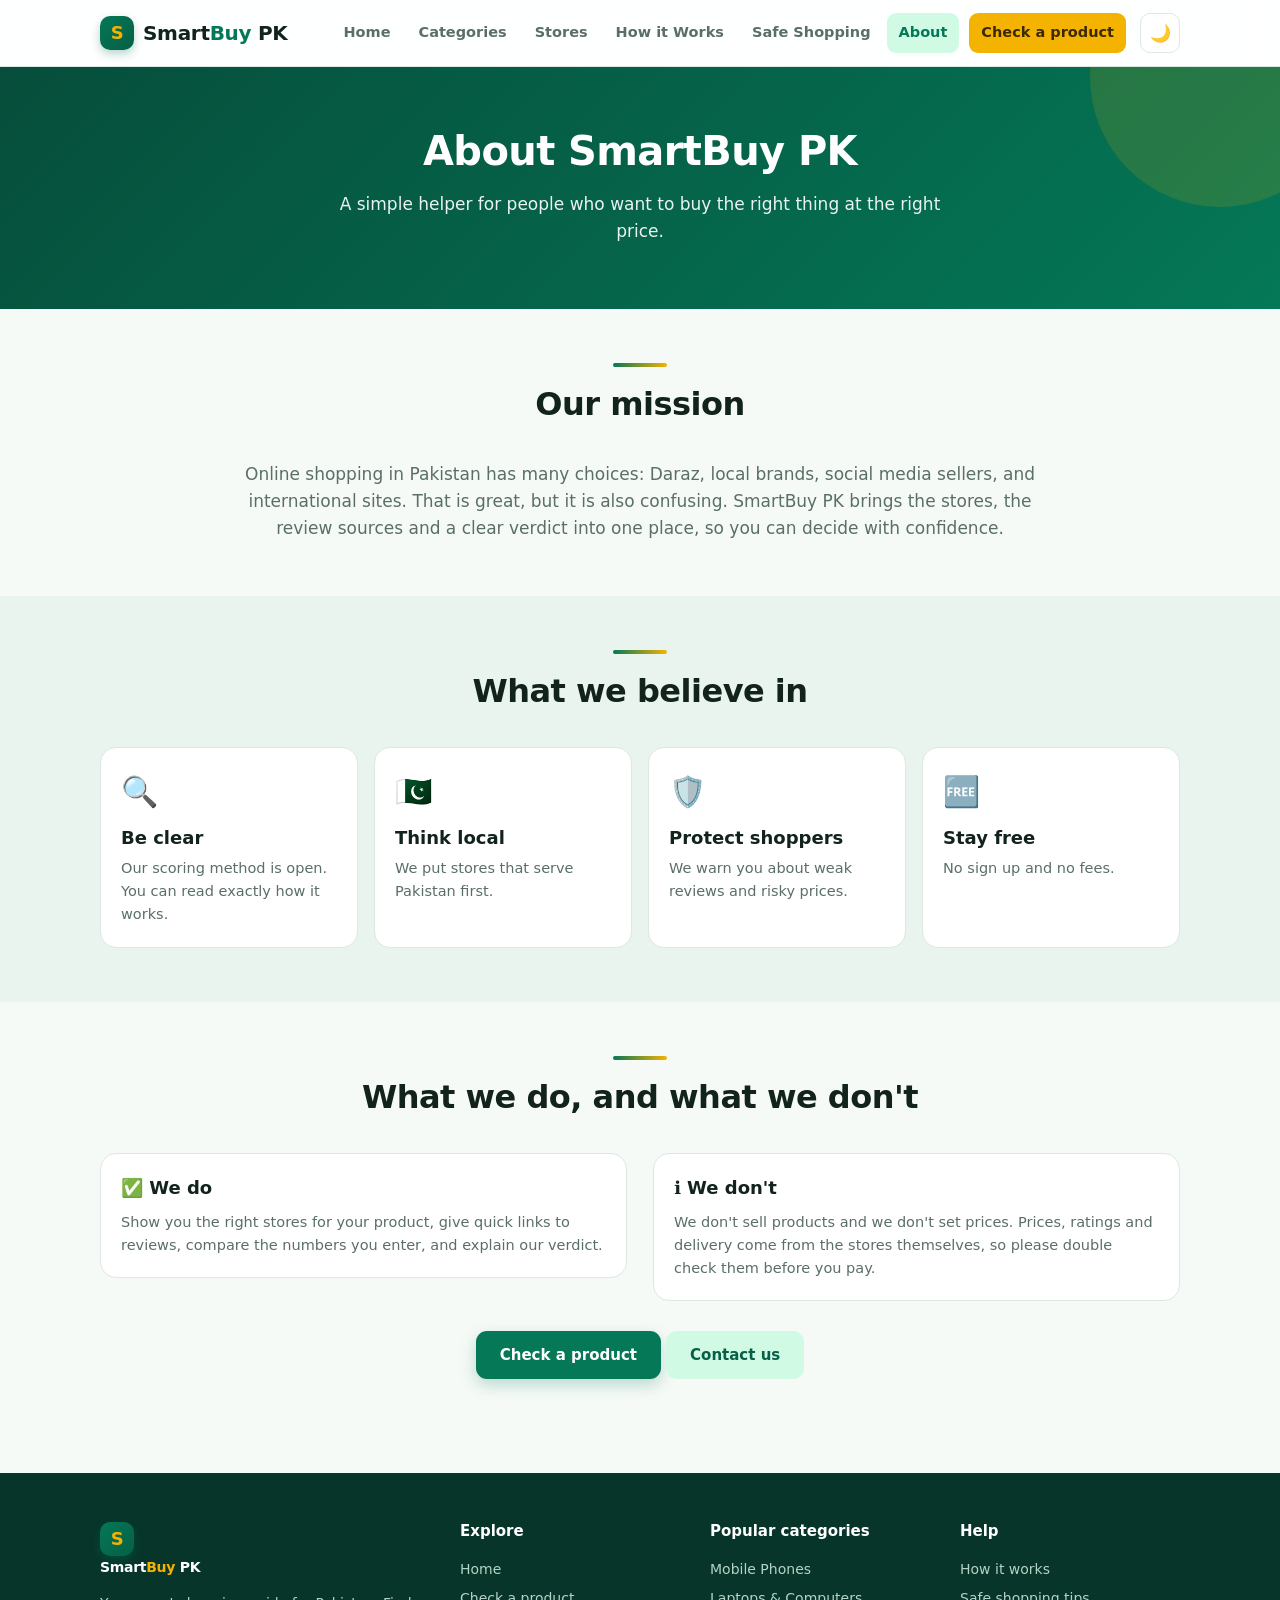
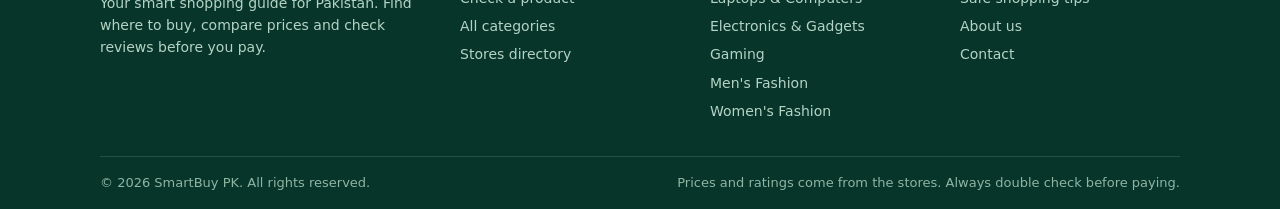
<file: about.html>
<!DOCTYPE html>
<html lang="en">
<head>
<meta charset="UTF-8">
<meta name="viewport" content="width=device-width, initial-scale=1">
<title>About - SmartBuy PK</title>
<meta name="description" content="Learn what SmartBuy PK is and why we built it.">
<link rel="icon" href="data:image/svg+xml,%3Csvg xmlns='http://www.w3.org/2000/svg' viewBox='0 0 100 100'%3E%3Crect width='100' height='100' rx='22' fill='%23047857'/%3E%3Ctext x='50' y='72' font-size='62' text-anchor='middle' fill='%23f5b301' font-family='Arial' font-weight='700'%3ES%3C/text%3E%3C/svg%3E">
<script>try{var t=localStorage.getItem('sb-theme');if(t)document.documentElement.dataset.theme=JSON.parse(t)}catch(e){}</script>
<link rel="stylesheet" href="style.css">
</head>
<body data-page="about">
<main>

  <div class="page-hero">
    <div class="wrap">
      <h1>About SmartBuy PK</h1>
      <p>A simple helper for people who want to buy the right thing at the right price.</p>
    </div>
  </div>

  <section class="block">
    <div class="wrap" style="max-width:860px">
      <div class="sec-head"><span class="bar"></span><h2>Our mission</h2></div>
      <p style="font-size:17px;text-align:center;color:var(--muted)">Online shopping in Pakistan has many choices: Daraz, local brands, social media sellers, and international sites. That is great, but it is also confusing. SmartBuy PK brings the stores, the review sources and a clear verdict into one place, so you can decide with confidence.</p>
    </div>
  </section>

  <section class="block alt">
    <div class="wrap">
      <div class="sec-head"><span class="bar"></span><h2>What we believe in</h2></div>
      <div class="grid g4">
        <div class="card hover"><span class="ico">🔍</span><h3>Be clear</h3><p>Our scoring method is open. You can read exactly how it works.</p></div>
        <div class="card hover"><span class="ico">🇵🇰</span><h3>Think local</h3><p>We put stores that serve Pakistan first.</p></div>
        <div class="card hover"><span class="ico">🛡️</span><h3>Protect shoppers</h3><p>We warn you about weak reviews and risky prices.</p></div>
        <div class="card hover"><span class="ico">🆓</span><h3>Stay free</h3><p>No sign up and no fees.</p></div>
      </div>
    </div>
  </section>

  <section class="block">
    <div class="wrap">
      <div class="sec-head"><span class="bar"></span><h2>What we do, and what we don't</h2></div>
      <div class="two">
        <div class="card"><h3>✅ We do</h3><p style="margin-top:8px">Show you the right stores for your product, give quick links to reviews, compare the numbers you enter, and explain our verdict.</p></div>
        <div class="card"><h3>ℹ️ We don't</h3><p style="margin-top:8px">We don't sell products and we don't set prices. Prices, ratings and delivery come from the stores themselves, so please double check them before you pay.</p></div>
      </div>
      <p style="text-align:center;margin-top:30px"><a class="btn" href="finder.html">Check a product</a> <a class="btn ghost" href="contact.html">Contact us</a></p>
    </div>
  </section>

</main>
<script src="app.js"></script>
</body>
</html>
</file>
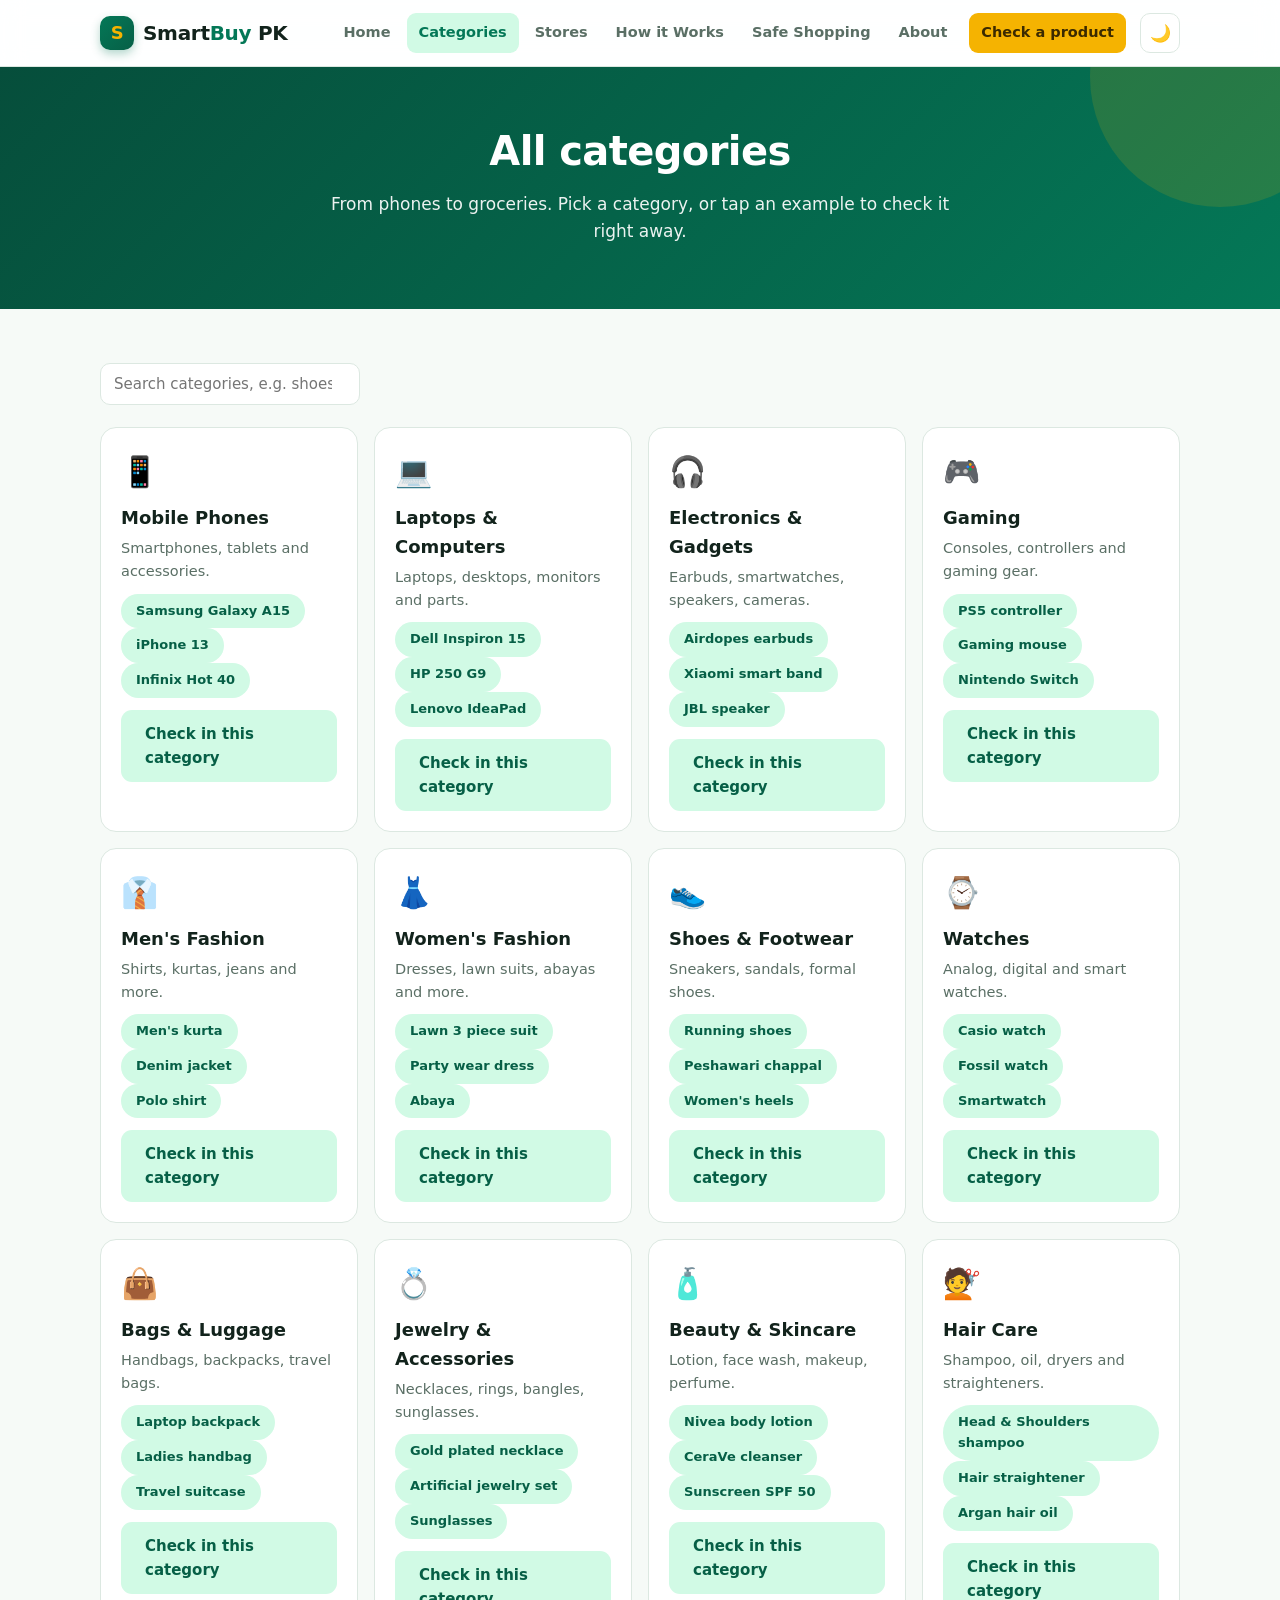
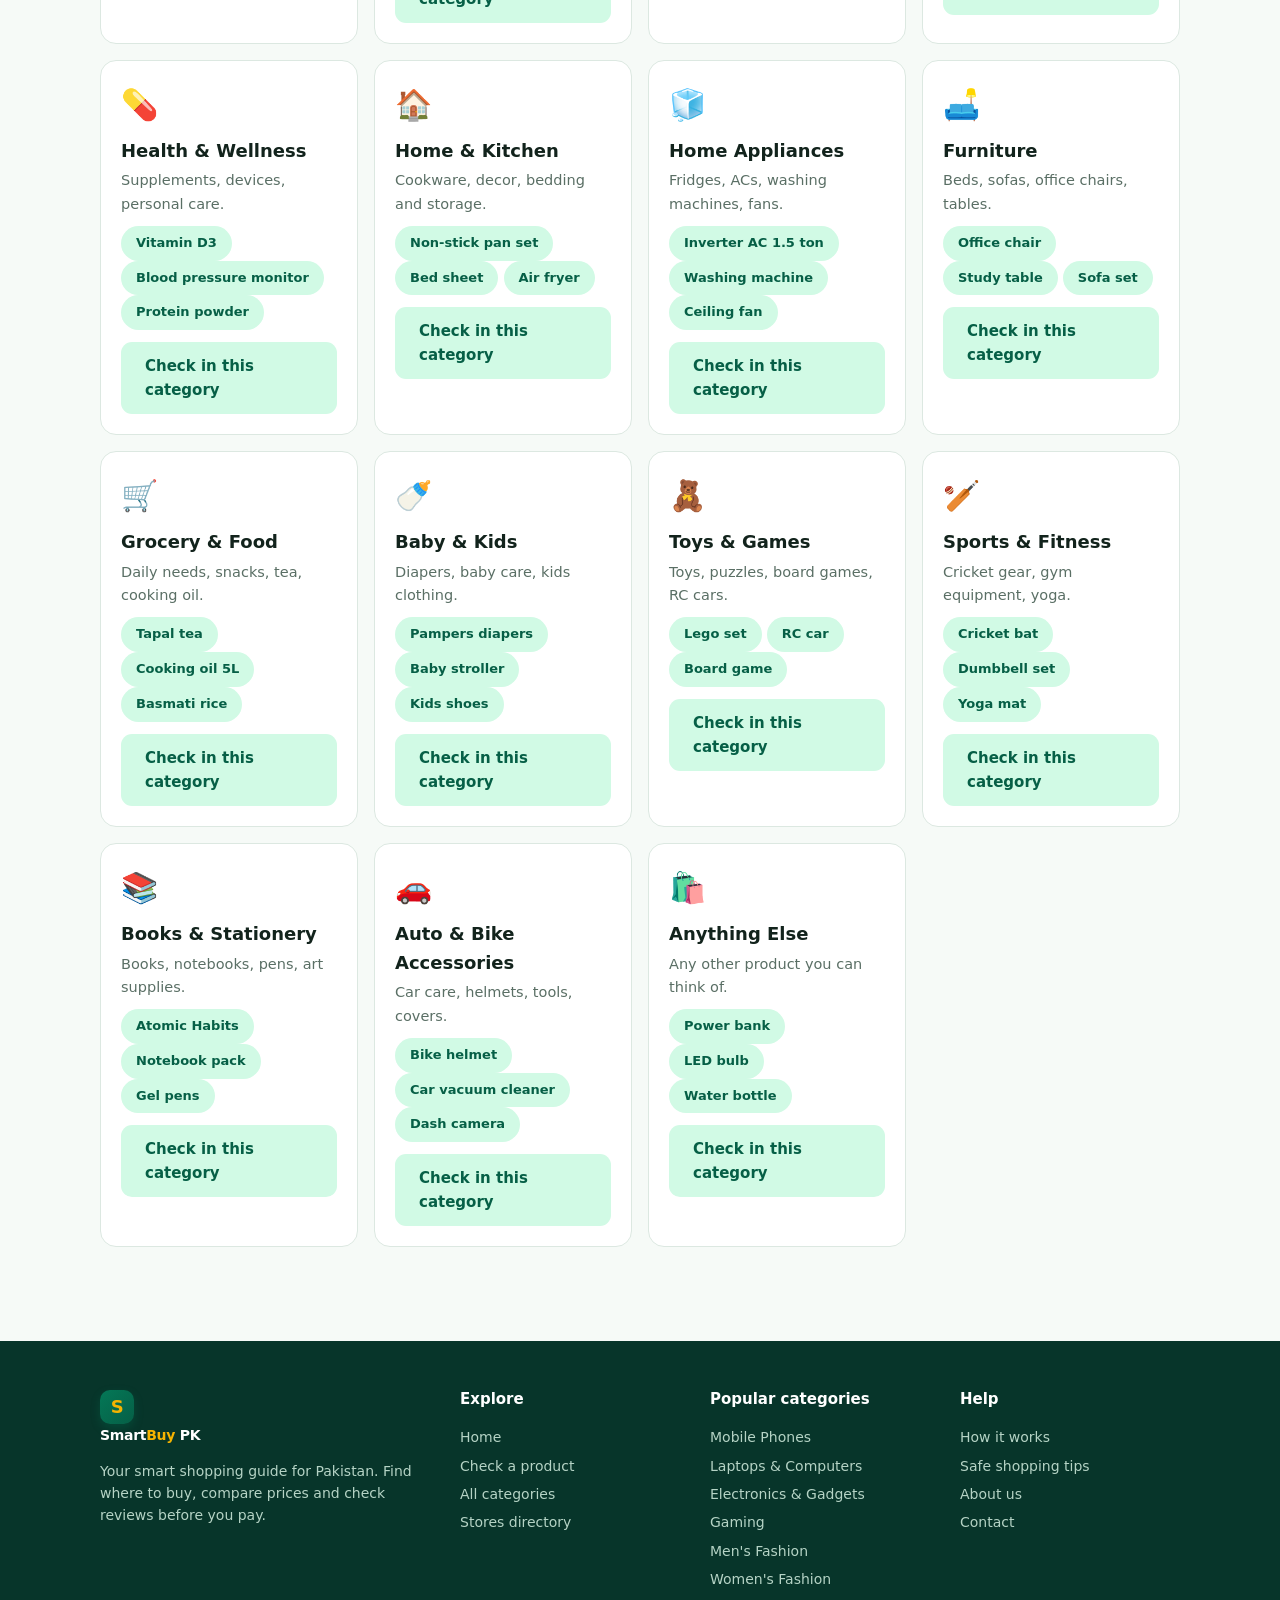
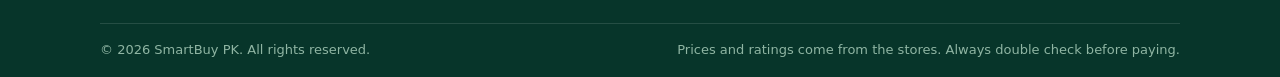
<file: categories.html>
<!DOCTYPE html>
<html lang="en">
<head>
<meta charset="UTF-8">
<meta name="viewport" content="width=device-width, initial-scale=1">
<title>All Categories - SmartBuy PK</title>
<meta name="description" content="Browse product categories: mobiles, laptops, fashion, beauty, home, grocery and more.">
<link rel="icon" href="data:image/svg+xml,%3Csvg xmlns='http://www.w3.org/2000/svg' viewBox='0 0 100 100'%3E%3Crect width='100' height='100' rx='22' fill='%23047857'/%3E%3Ctext x='50' y='72' font-size='62' text-anchor='middle' fill='%23f5b301' font-family='Arial' font-weight='700'%3ES%3C/text%3E%3C/svg%3E">
<script>try{var t=localStorage.getItem('sb-theme');if(t)document.documentElement.dataset.theme=JSON.parse(t)}catch(e){}</script>
<link rel="stylesheet" href="style.css">
</head>
<body data-page="categories">
<main>

  <div class="page-hero">
    <div class="wrap">
      <h1>All categories</h1>
      <p>From phones to groceries. Pick a category, or tap an example to check it right away.</p>
    </div>
  </div>

  <section class="block">
    <div class="wrap">
      <div class="filters">
        <input id="catSearch" type="search" placeholder="Search categories, e.g. shoes, laptop, lotion">
      </div>
      <div class="grid g3" id="catGrid"></div>
    </div>
  </section>

</main>
<script src="app.js"></script>
</body>
</html>
</file>
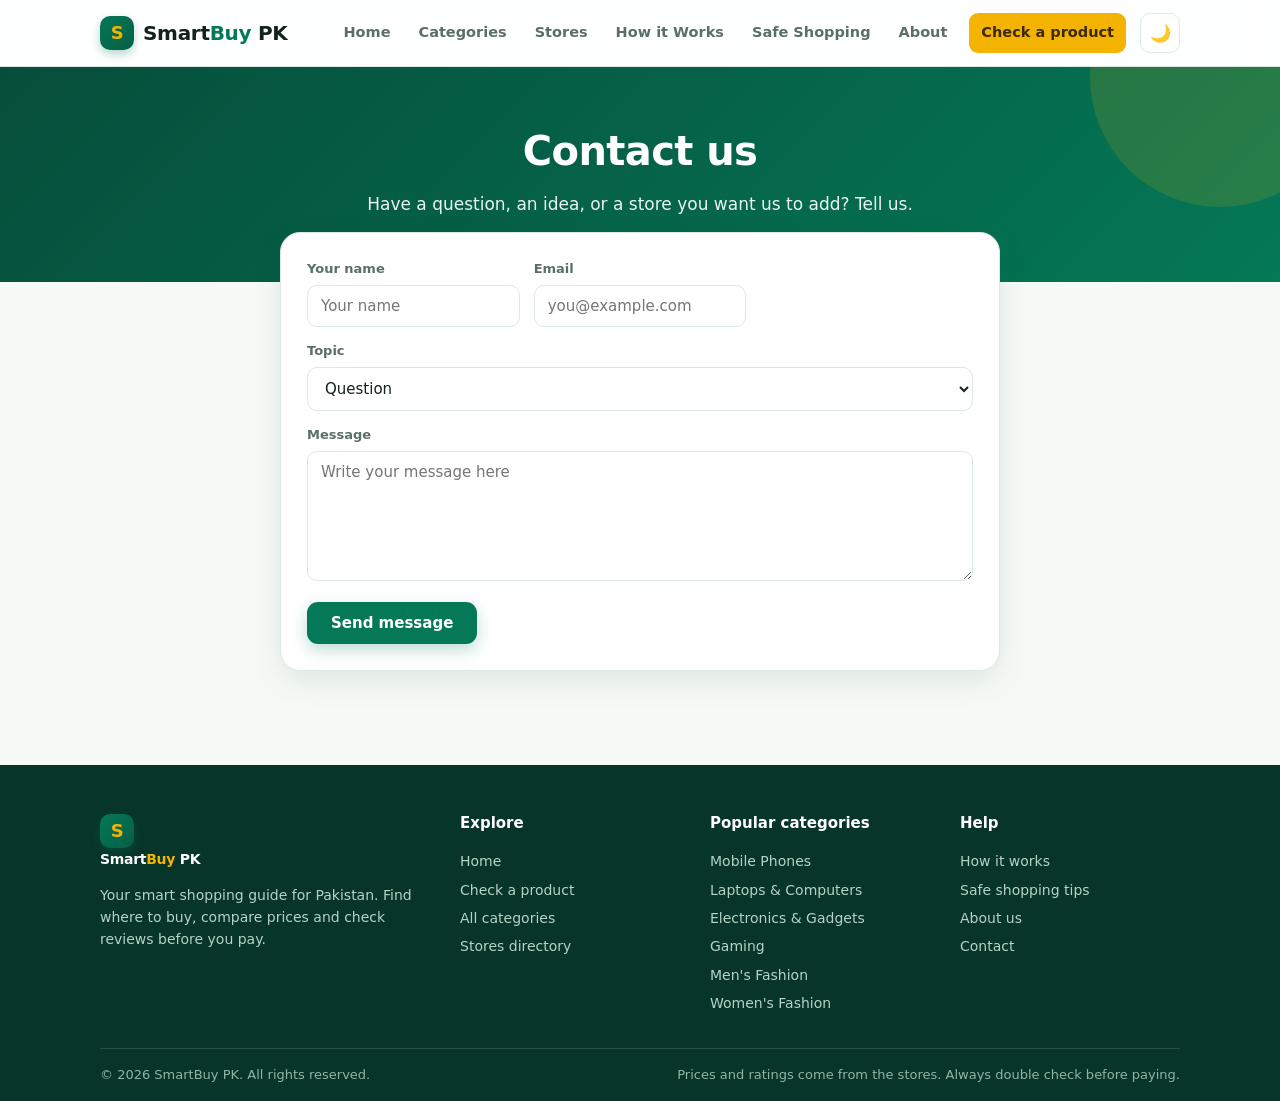
<file: contact.html>
<!DOCTYPE html>
<html lang="en">
<head>
<meta charset="UTF-8">
<meta name="viewport" content="width=device-width, initial-scale=1">
<title>Contact - SmartBuy PK</title>
<meta name="description" content="Send us a question, a suggestion or a store you want added.">
<link rel="icon" href="data:image/svg+xml,%3Csvg xmlns='http://www.w3.org/2000/svg' viewBox='0 0 100 100'%3E%3Crect width='100' height='100' rx='22' fill='%23047857'/%3E%3Ctext x='50' y='72' font-size='62' text-anchor='middle' fill='%23f5b301' font-family='Arial' font-weight='700'%3ES%3C/text%3E%3C/svg%3E">
<script>try{var t=localStorage.getItem('sb-theme');if(t)document.documentElement.dataset.theme=JSON.parse(t)}catch(e){}</script>
<link rel="stylesheet" href="style.css">
</head>
<body data-page="contact">
<main>

  <div class="page-hero">
    <div class="wrap">
      <h1>Contact us</h1>
      <p>Have a question, an idea, or a store you want us to add? Tell us.</p>
    </div>
  </div>

  <section class="block" style="padding-top:0">
    <div class="wrap" style="max-width:760px">
      <div class="panel lift">
        <form id="contactForm" class="form">
          <div><label for="cn">Your name</label><input id="cn" required placeholder="Your name"></div>
          <div><label for="ce">Email</label><input id="ce" type="email" required placeholder="you@example.com"></div>
          <div class="full"><label for="ct">Topic</label>
            <select id="ct"><option>Question</option><option>Suggestion</option><option>Add a store</option><option>Report a problem</option></select></div>
          <div class="full"><label for="cm">Message</label><textarea id="cm" required placeholder="Write your message here"></textarea></div>
          <div class="full"><button class="btn" type="submit">Send message</button></div>
        </form>
        <div id="thanks" class="thanks hidden">✅ Thank you! Your message has been received.</div>
      </div>
    </div>
  </section>

</main>
<script src="app.js"></script>
</body>
</html>
</file>
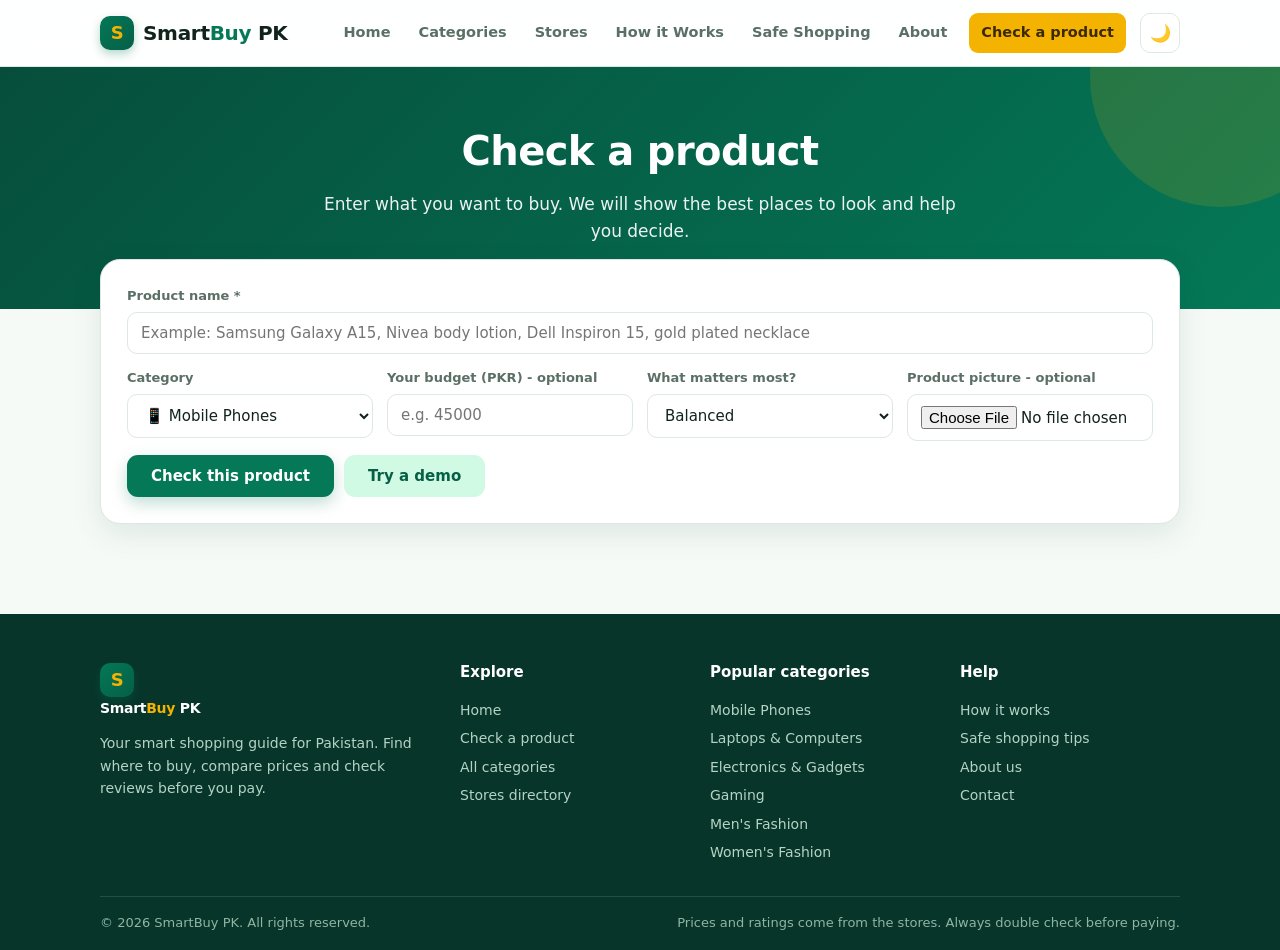
<file: finder.html>
<!DOCTYPE html>
<html lang="en">
<head>
<meta charset="UTF-8">
<meta name="viewport" content="width=device-width, initial-scale=1">
<title>Check a Product - SmartBuy PK</title>
<meta name="description" content="Enter any product and compare stores, prices and reviews in Pakistan.">
<link rel="icon" href="data:image/svg+xml,%3Csvg xmlns='http://www.w3.org/2000/svg' viewBox='0 0 100 100'%3E%3Crect width='100' height='100' rx='22' fill='%23047857'/%3E%3Ctext x='50' y='72' font-size='62' text-anchor='middle' fill='%23f5b301' font-family='Arial' font-weight='700'%3ES%3C/text%3E%3C/svg%3E">
<script>try{var t=localStorage.getItem('sb-theme');if(t)document.documentElement.dataset.theme=JSON.parse(t)}catch(e){}</script>
<link rel="stylesheet" href="style.css">
</head>
<body data-page="finder">
<main>

  <div class="page-hero">
    <div class="wrap">
      <h1>Check a product</h1>
      <p>Enter what you want to buy. We will show the best places to look and help you decide.</p>
    </div>
  </div>

  <div class="wrap">
    <div class="panel lift">
      <form id="form" class="form" autocomplete="off">
        <div class="full">
          <label for="name">Product name *</label>
          <input id="name" required placeholder="Example: Samsung Galaxy A15, Nivea body lotion, Dell Inspiron 15, gold plated necklace">
        </div>
        <div>
          <label for="cat">Category</label>
          <select id="cat"></select>
        </div>
        <div>
          <label for="budget">Your budget (PKR) - optional</label>
          <input id="budget" type="number" min="0" placeholder="e.g. 45000">
        </div>
        <div>
          <label for="prio">What matters most?</label>
          <select id="prio">
            <option value="balanced">Balanced</option>
            <option value="price">Lowest price</option>
            <option value="quality">Best quality</option>
          </select>
        </div>
        <div>
          <label for="img">Product picture - optional</label>
          <input id="img" type="file" accept="image/*">
        </div>
        <div class="full actions">
          <button class="btn" type="submit">Check this product</button>
          <button class="btn ghost" type="button" id="demo">Try a demo</button>
        </div>
      </form>
    </div>

    <div id="results" class="hidden">

      <section style="padding-top:34px">
        <div class="product" id="productCard"></div>
      </section>

      <section style="padding-top:34px">
        <div class="sec-head" style="text-align:left;margin:0 0 16px;max-width:none">
          <h2>1. Where to buy</h2>
          <p>Pakistani stores come first. Click "Search here" to open the store, then type the price, rating and reviews you see into the boxes. The verdict updates by itself.</p>
        </div>
        <div class="stores" id="stores"></div>
      </section>

      <section style="padding-top:34px">
        <div class="sec-head" style="text-align:left;margin:0 0 16px;max-width:none">
          <h2>2. Our verdict</h2>
          <p>Based on the numbers you entered above.</p>
        </div>
        <div id="verdict" class="verdict v-none"><h3>Waiting for data</h3><p>Fill price and rating for at least one store.</p></div>
        <div id="compare" style="margin-top:16px"></div>
      </section>

      <section style="padding:34px 0 10px">
        <div class="sec-head" style="text-align:left;margin:0 0 16px;max-width:none">
          <h2>3. Check real reviews</h2>
          <p>See what real people say about this product.</p>
        </div>
        <div class="sources" id="sources"></div>
        <p style="margin-top:18px"><a class="chip dark" href="tips.html">🛡️ Read our safe shopping tips before you pay</a></p>
      </section>
    </div>
    <div style="height:50px"></div>
  </div>

</main>
<script src="app.js"></script>
</body>
</html>
</file>
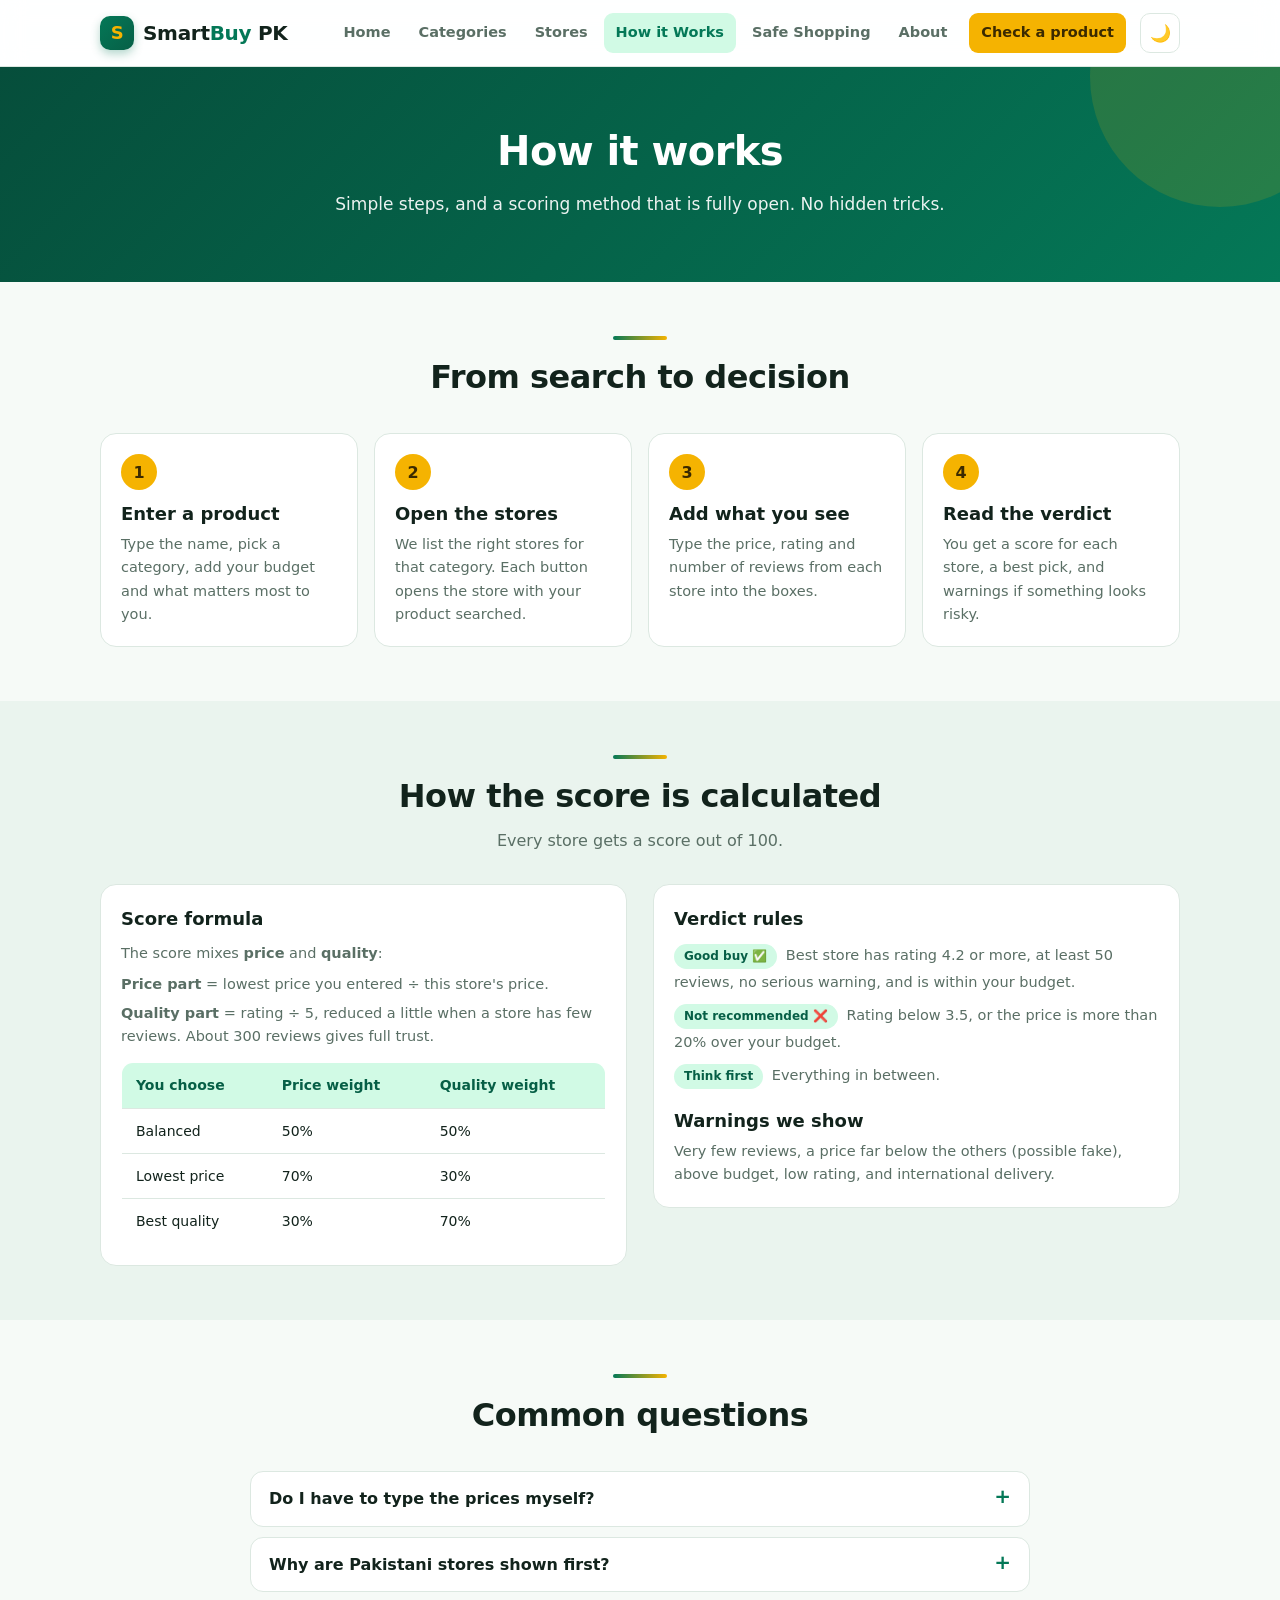
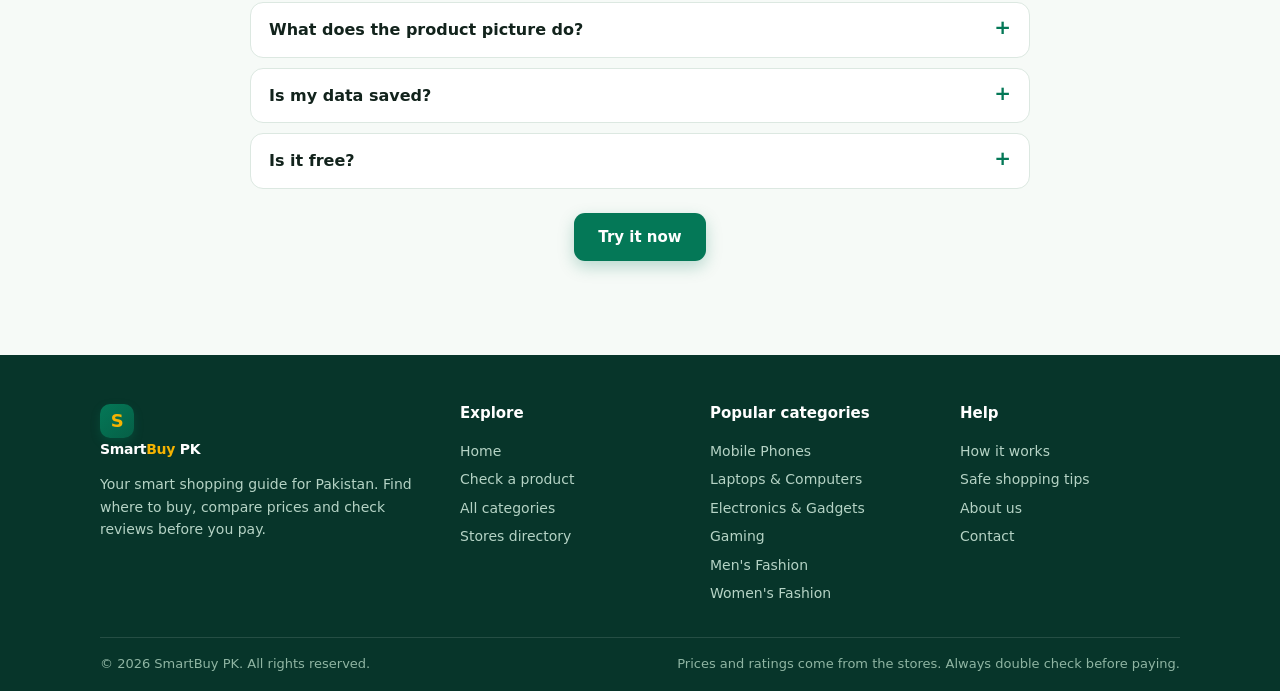
<file: how-it-works.html>
<!DOCTYPE html>
<html lang="en">
<head>
<meta charset="UTF-8">
<meta name="viewport" content="width=device-width, initial-scale=1">
<title>How It Works - SmartBuy PK</title>
<meta name="description" content="See how SmartBuy PK scores stores and decides if a product is a good buy.">
<link rel="icon" href="data:image/svg+xml,%3Csvg xmlns='http://www.w3.org/2000/svg' viewBox='0 0 100 100'%3E%3Crect width='100' height='100' rx='22' fill='%23047857'/%3E%3Ctext x='50' y='72' font-size='62' text-anchor='middle' fill='%23f5b301' font-family='Arial' font-weight='700'%3ES%3C/text%3E%3C/svg%3E">
<script>try{var t=localStorage.getItem('sb-theme');if(t)document.documentElement.dataset.theme=JSON.parse(t)}catch(e){}</script>
<link rel="stylesheet" href="style.css">
</head>
<body data-page="how">
<main>

  <div class="page-hero">
    <div class="wrap">
      <h1>How it works</h1>
      <p>Simple steps, and a scoring method that is fully open. No hidden tricks.</p>
    </div>
  </div>

  <section class="block">
    <div class="wrap">
      <div class="sec-head"><span class="bar"></span><h2>From search to decision</h2></div>
      <div class="grid g4">
        <div class="card step"><div class="n">1</div><h3>Enter a product</h3><p>Type the name, pick a category, add your budget and what matters most to you.</p></div>
        <div class="card step"><div class="n">2</div><h3>Open the stores</h3><p>We list the right stores for that category. Each button opens the store with your product searched.</p></div>
        <div class="card step"><div class="n">3</div><h3>Add what you see</h3><p>Type the price, rating and number of reviews from each store into the boxes.</p></div>
        <div class="card step"><div class="n">4</div><h3>Read the verdict</h3><p>You get a score for each store, a best pick, and warnings if something looks risky.</p></div>
      </div>
    </div>
  </section>

  <section class="block alt">
    <div class="wrap">
      <div class="sec-head"><span class="bar"></span><h2>How the score is calculated</h2><p>Every store gets a score out of 100.</p></div>
      <div class="two">
        <div class="card">
          <h3>Score formula</h3>
          <p style="margin:8px 0">The score mixes <b>price</b> and <b>quality</b>:</p>
          <p><b>Price part</b> = lowest price you entered ÷ this store's price.</p>
          <p style="margin-top:6px"><b>Quality part</b> = rating ÷ 5, reduced a little when a store has few reviews. About 300 reviews gives full trust.</p>
          <div class="table-wrap" style="margin-top:14px"><table>
            <thead><tr><th>You choose</th><th>Price weight</th><th>Quality weight</th></tr></thead>
            <tbody>
              <tr><td>Balanced</td><td>50%</td><td>50%</td></tr>
              <tr><td>Lowest price</td><td>70%</td><td>30%</td></tr>
              <tr><td>Best quality</td><td>30%</td><td>70%</td></tr>
            </tbody></table></div>
        </div>
        <div class="card">
          <h3>Verdict rules</h3>
          <p style="margin:8px 0"><span class="tag">Good buy ✅</span> Best store has rating 4.2 or more, at least 50 reviews, no serious warning, and is within your budget.</p>
          <p style="margin:8px 0"><span class="tag">Not recommended ❌</span> Rating below 3.5, or the price is more than 20% over your budget.</p>
          <p style="margin:8px 0"><span class="tag">Think first</span> Everything in between.</p>
          <h3 style="margin-top:16px">Warnings we show</h3>
          <p>Very few reviews, a price far below the others (possible fake), above budget, low rating, and international delivery.</p>
        </div>
      </div>
    </div>
  </section>

  <section class="block">
    <div class="wrap" style="max-width:820px">
      <div class="sec-head"><span class="bar"></span><h2>Common questions</h2></div>
      <details><summary>Do I have to type the prices myself?</summary><p>Yes. Each store sets its own prices and they change often, so you open the store, read the price, and type it in. SmartBuy PK then does the comparing and scoring for you.</p></details>
      <details><summary>Why are Pakistani stores shown first?</summary><p>Local stores usually deliver faster, accept cash on delivery, and have simpler returns. International stores are listed after them with a "Check delivery" label.</p></details>
      <details><summary>What does the product picture do?</summary><p>It is shown on your result card so you remember what you are checking. It stays on your device and is not uploaded anywhere.</p></details>
      <details><summary>Is my data saved?</summary><p>Only your recent product names and your light or dark theme choice are saved, inside your own browser.</p></details>
      <details><summary>Is it free?</summary><p>Yes, completely free, with no sign up.</p></details>
      <p style="text-align:center;margin-top:24px"><a class="btn" href="finder.html">Try it now</a></p>
    </div>
  </section>

</main>
<script src="app.js"></script>
</body>
</html>
</file>
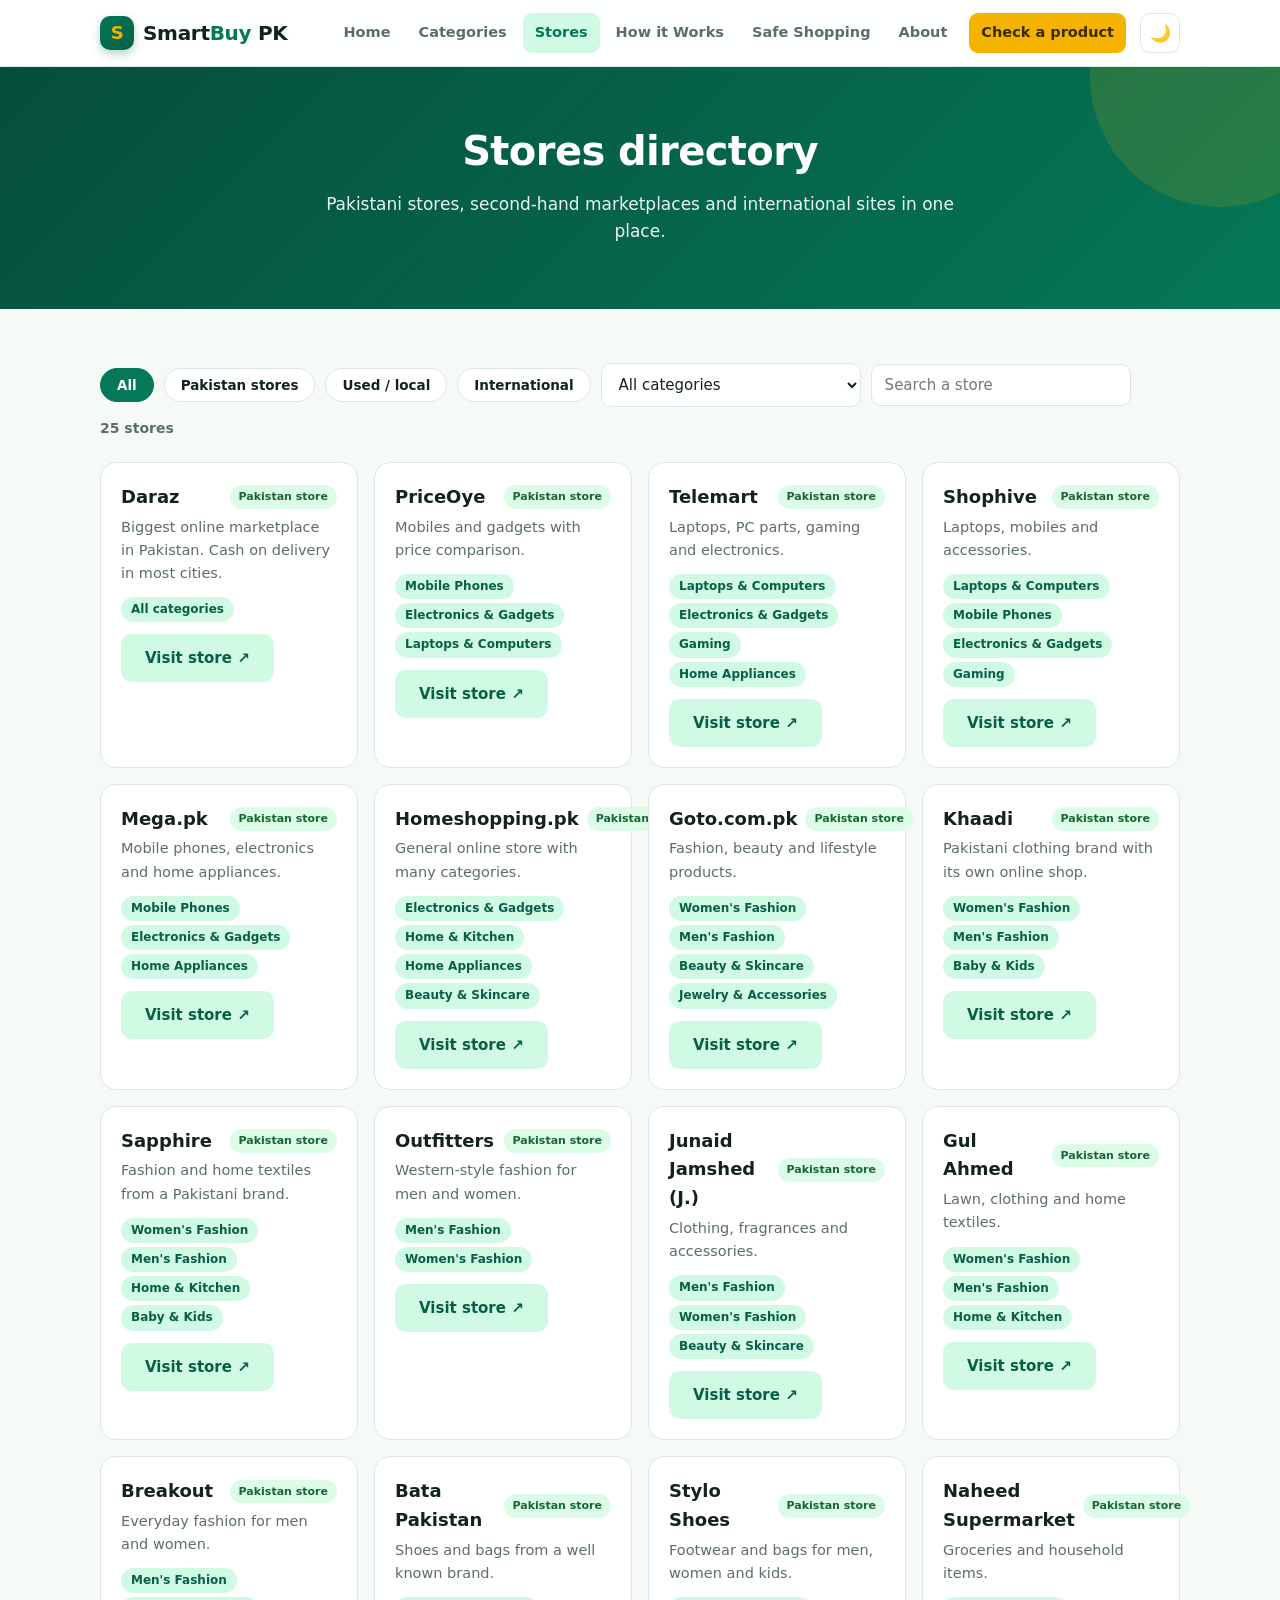
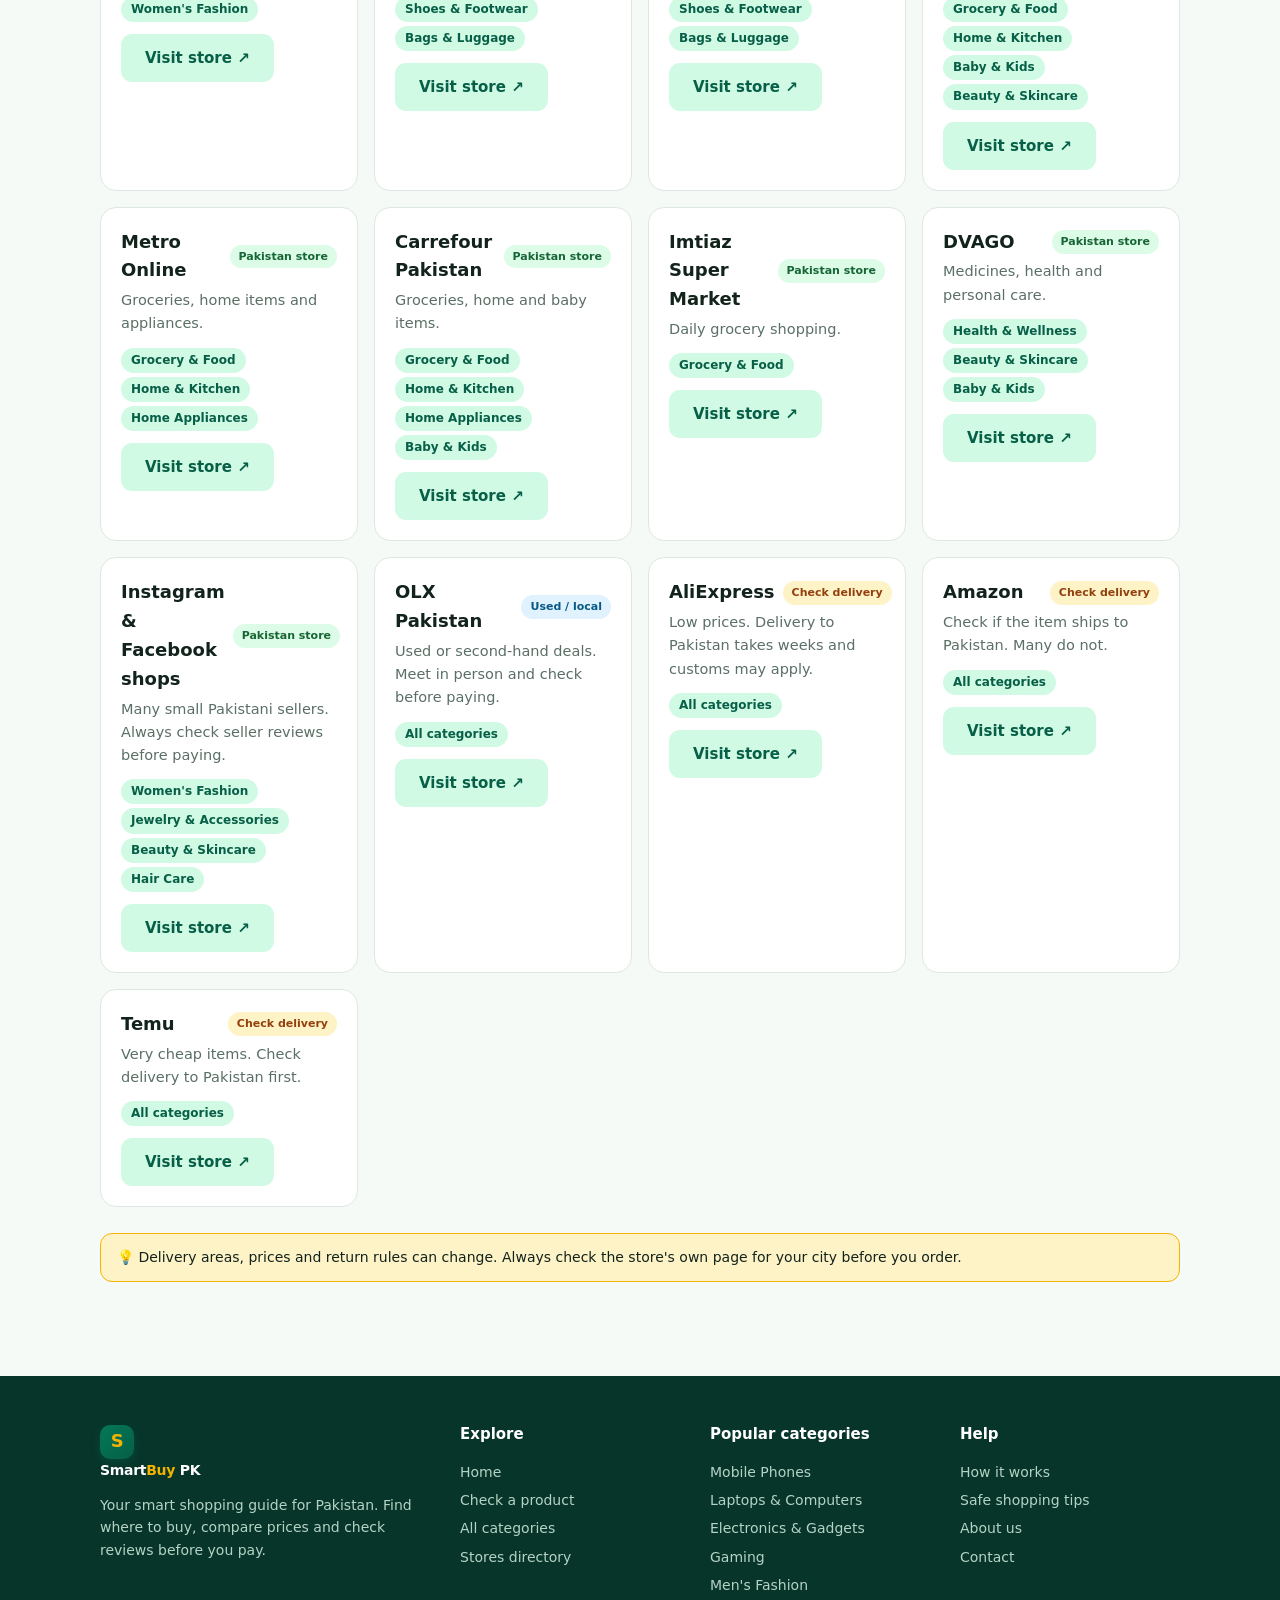
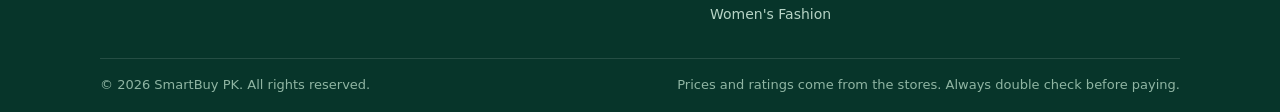
<file: stores.html>
<!DOCTYPE html>
<html lang="en">
<head>
<meta charset="UTF-8">
<meta name="viewport" content="width=device-width, initial-scale=1">
<title>Stores Directory - SmartBuy PK</title>
<meta name="description" content="A directory of Pakistani, second-hand and international stores you can buy from.">
<link rel="icon" href="data:image/svg+xml,%3Csvg xmlns='http://www.w3.org/2000/svg' viewBox='0 0 100 100'%3E%3Crect width='100' height='100' rx='22' fill='%23047857'/%3E%3Ctext x='50' y='72' font-size='62' text-anchor='middle' fill='%23f5b301' font-family='Arial' font-weight='700'%3ES%3C/text%3E%3C/svg%3E">
<script>try{var t=localStorage.getItem('sb-theme');if(t)document.documentElement.dataset.theme=JSON.parse(t)}catch(e){}</script>
<link rel="stylesheet" href="style.css">
</head>
<body data-page="stores">
<main>

  <div class="page-hero">
    <div class="wrap">
      <h1>Stores directory</h1>
      <p>Pakistani stores, second-hand marketplaces and international sites in one place.</p>
    </div>
  </div>

  <section class="block">
    <div class="wrap">
      <div class="filters">
        <button class="pill on" data-type="all">All</button>
        <button class="pill" data-type="pk">Pakistan stores</button>
        <button class="pill" data-type="used">Used / local</button>
        <button class="pill" data-type="intl">International</button>
        <select id="storeCat" aria-label="Filter by category"></select>
        <input id="storeSearch" type="search" placeholder="Search a store">
        <span id="storeCount" style="color:var(--muted);font-weight:700;font-size:14px"></span>
      </div>
      <div class="grid g3" id="storeGrid"></div>
      <div class="notice" style="margin-top:26px">💡 Delivery areas, prices and return rules can change. Always check the store's own page for your city before you order.</div>
    </div>
  </section>

</main>
<script src="app.js"></script>
</body>
</html>
</file>
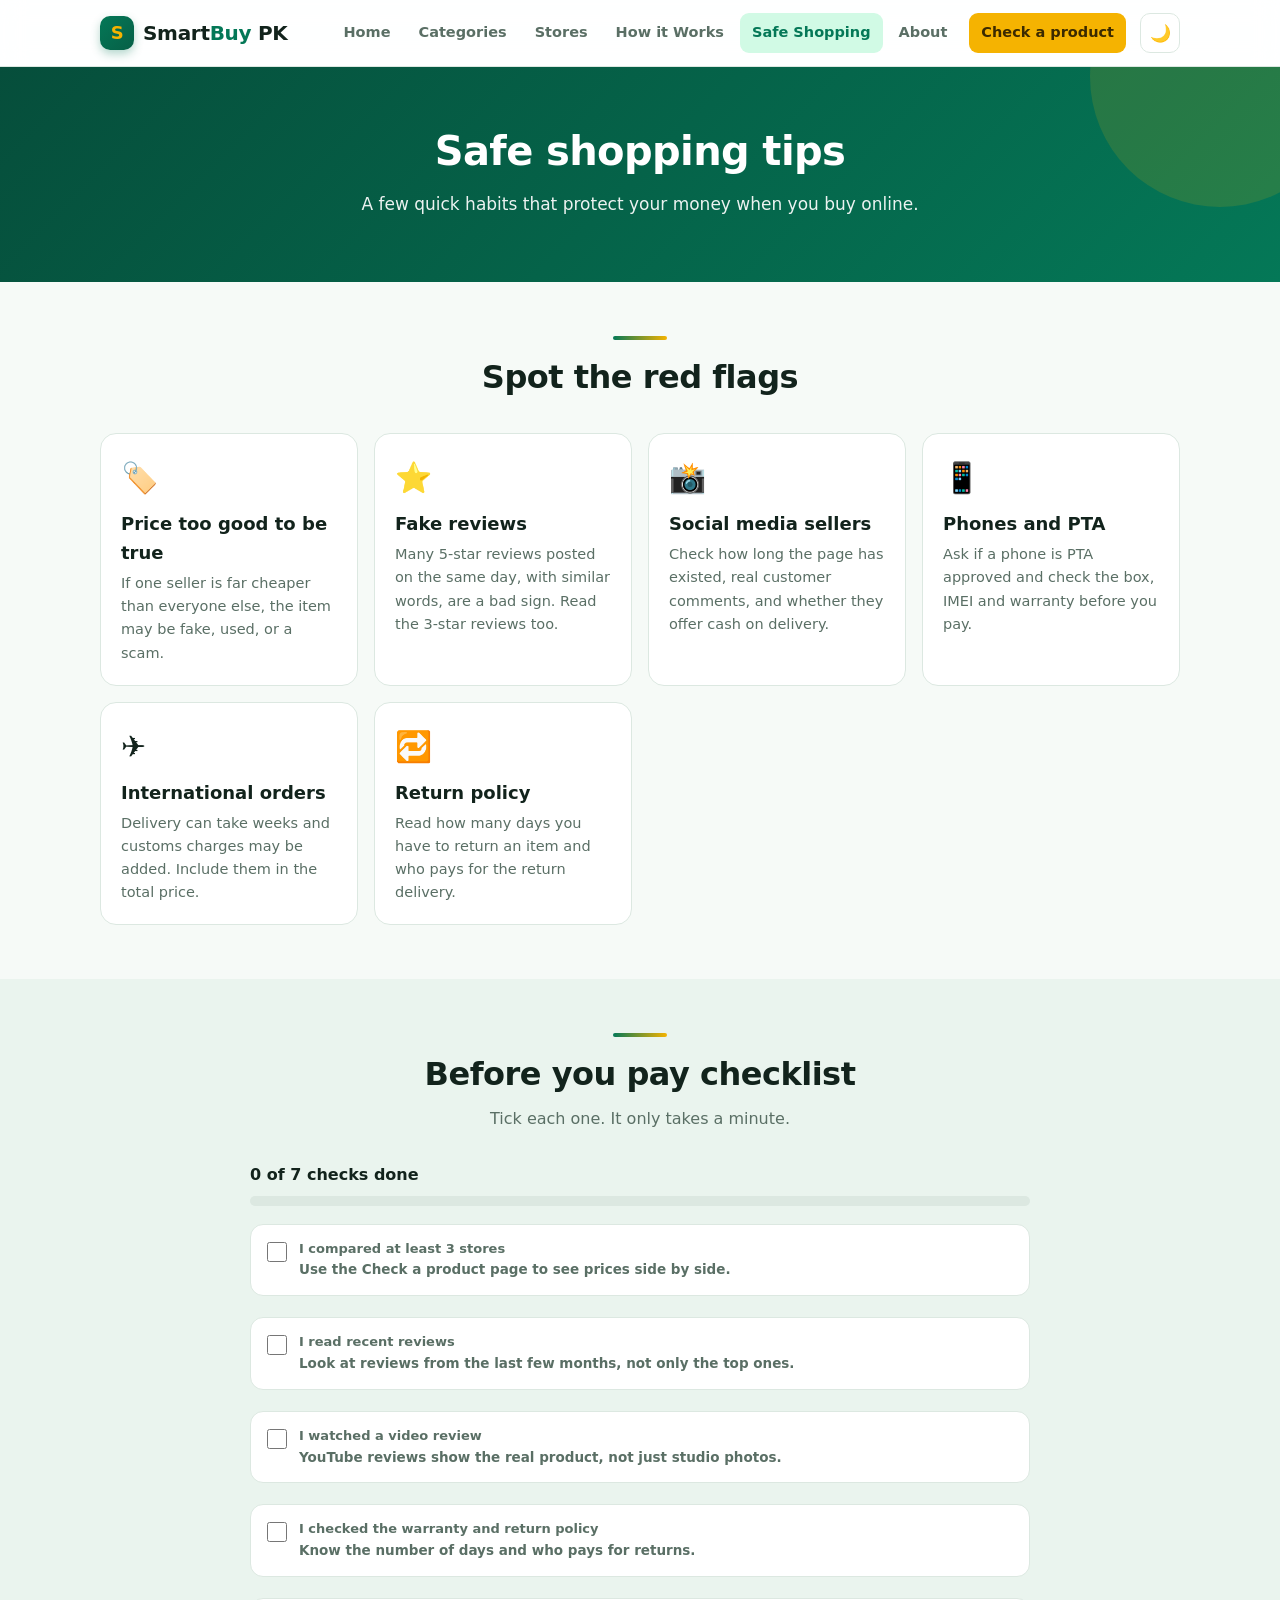
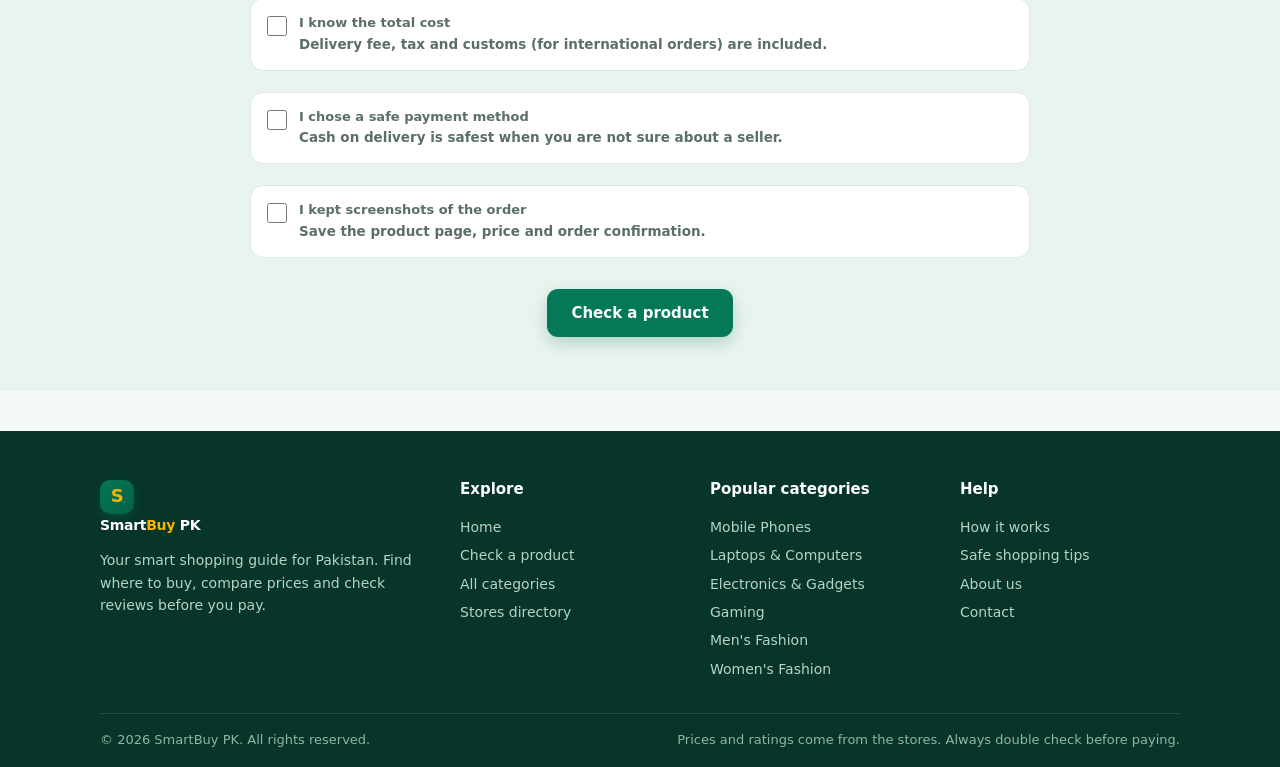
<file: tips.html>
<!DOCTYPE html>
<html lang="en">
<head>
<meta charset="UTF-8">
<meta name="viewport" content="width=device-width, initial-scale=1">
<title>Safe Shopping Tips - SmartBuy PK</title>
<meta name="description" content="Tips to avoid fake reviews, scams and bad deals when shopping online in Pakistan.">
<link rel="icon" href="data:image/svg+xml,%3Csvg xmlns='http://www.w3.org/2000/svg' viewBox='0 0 100 100'%3E%3Crect width='100' height='100' rx='22' fill='%23047857'/%3E%3Ctext x='50' y='72' font-size='62' text-anchor='middle' fill='%23f5b301' font-family='Arial' font-weight='700'%3ES%3C/text%3E%3C/svg%3E">
<script>try{var t=localStorage.getItem('sb-theme');if(t)document.documentElement.dataset.theme=JSON.parse(t)}catch(e){}</script>
<link rel="stylesheet" href="style.css">
</head>
<body data-page="tips">
<main>

  <div class="page-hero">
    <div class="wrap">
      <h1>Safe shopping tips</h1>
      <p>A few quick habits that protect your money when you buy online.</p>
    </div>
  </div>

  <section class="block">
    <div class="wrap">
      <div class="sec-head"><span class="bar"></span><h2>Spot the red flags</h2></div>
      <div class="grid g3">
        <div class="card hover"><span class="ico">🏷️</span><h3>Price too good to be true</h3><p>If one seller is far cheaper than everyone else, the item may be fake, used, or a scam.</p></div>
        <div class="card hover"><span class="ico">⭐</span><h3>Fake reviews</h3><p>Many 5-star reviews posted on the same day, with similar words, are a bad sign. Read the 3-star reviews too.</p></div>
        <div class="card hover"><span class="ico">📸</span><h3>Social media sellers</h3><p>Check how long the page has existed, real customer comments, and whether they offer cash on delivery.</p></div>
        <div class="card hover"><span class="ico">📱</span><h3>Phones and PTA</h3><p>Ask if a phone is PTA approved and check the box, IMEI and warranty before you pay.</p></div>
        <div class="card hover"><span class="ico">✈️</span><h3>International orders</h3><p>Delivery can take weeks and customs charges may be added. Include them in the total price.</p></div>
        <div class="card hover"><span class="ico">🔁</span><h3>Return policy</h3><p>Read how many days you have to return an item and who pays for the return delivery.</p></div>
      </div>
    </div>
  </section>

  <section class="block alt">
    <div class="wrap" style="max-width:820px">
      <div class="sec-head"><span class="bar"></span><h2>Before you pay checklist</h2><p>Tick each one. It only takes a minute.</p></div>
      <div style="font-weight:700" id="progText"></div>
      <div class="progress"><i id="progBar"></i></div>
      <div class="grid">
        <label class="check"><input type="checkbox"><div><b>I compared at least 3 stores</b><span>Use the Check a product page to see prices side by side.</span></div></label>
        <label class="check"><input type="checkbox"><div><b>I read recent reviews</b><span>Look at reviews from the last few months, not only the top ones.</span></div></label>
        <label class="check"><input type="checkbox"><div><b>I watched a video review</b><span>YouTube reviews show the real product, not just studio photos.</span></div></label>
        <label class="check"><input type="checkbox"><div><b>I checked the warranty and return policy</b><span>Know the number of days and who pays for returns.</span></div></label>
        <label class="check"><input type="checkbox"><div><b>I know the total cost</b><span>Delivery fee, tax and customs (for international orders) are included.</span></div></label>
        <label class="check"><input type="checkbox"><div><b>I chose a safe payment method</b><span>Cash on delivery is safest when you are not sure about a seller.</span></div></label>
        <label class="check"><input type="checkbox"><div><b>I kept screenshots of the order</b><span>Save the product page, price and order confirmation.</span></div></label>
      </div>
      <p style="text-align:center;margin-top:26px"><a class="btn" href="finder.html">Check a product</a></p>
    </div>
  </section>

</main>
<script src="app.js"></script>
</body>
</html>
</file>
<file: style.css>
/* SmartBuy PK - green & gold theme */
:root{
  --bg:#f6faf7; --bg2:#eaf4ee; --card:#ffffff; --ink:#12231c; --muted:#5a6f65; --line:#dce8e1;
  --primary:#047857; --primary-d:#065f46; --primary-l:#d1fae5; --on-primary:#ffffff;
  --gold:#f5b301; --gold-d:#b45309; --gold-l:#fef3c7;
  --good:#16a34a; --warn:#d97706; --bad:#dc2626;
  --shadow:0 10px 30px rgba(6,78,59,.10); --r:16px;
}
[data-theme="dark"]{
  --bg:#0c1411; --bg2:#101c17; --card:#14221c; --ink:#e7f3ed; --muted:#92aaa0; --line:#223a31;
  --primary:#10b981; --primary-d:#34d399; --primary-l:#12382c; --on-primary:#04251b;
  --gold:#fbbf24; --gold-d:#fcd34d; --gold-l:#3a2f0e; --shadow:0 10px 30px rgba(0,0,0,.45);
}
@media (prefers-color-scheme: dark){
  :root:not([data-theme="light"]){
    --bg:#0c1411; --bg2:#101c17; --card:#14221c; --ink:#e7f3ed; --muted:#92aaa0; --line:#223a31;
    --primary:#10b981; --primary-d:#34d399; --primary-l:#12382c; --on-primary:#04251b;
    --gold:#fbbf24; --gold-d:#fcd34d; --gold-l:#3a2f0e; --shadow:0 10px 30px rgba(0,0,0,.45);
    color-scheme:dark;
  }
  :root:not([data-theme="light"]) .b-pk{background:#12382c;color:#6ee7b7}
  :root:not([data-theme="light"]) .b-intl{background:#3a2f0e;color:#fcd34d}
  :root:not([data-theme="light"]) .b-used{background:#0f2f45;color:#7dd3fc}
}
*{box-sizing:border-box;margin:0;padding:0}
html{scroll-behavior:smooth}
body{font-size:16px;font-family:"Segoe UI",system-ui,-apple-system,Roboto,Arial,sans-serif;background:var(--bg);color:var(--ink);line-height:1.6;min-height:100vh;display:flex;flex-direction:column}
main{flex:1}
a{color:inherit;text-decoration:none}
img{max-width:100%}
.wrap{max-width:1120px;margin:0 auto;padding:0 20px}
.hidden{display:none!important}

/* ---------- header ---------- */
.site-header{position:sticky;top:0;z-index:50;background:color-mix(in srgb,var(--card) 90%,transparent);backdrop-filter:blur(12px);border-bottom:1px solid var(--line)}
.nav{display:flex;align-items:center;gap:14px;height:66px}
.logo{display:flex;align-items:center;gap:9px;font-weight:800;font-size:20px;letter-spacing:-.3px;margin-right:auto}
.logo b{color:var(--primary)}
.mark{font-style:normal;width:34px;height:34px;border-radius:10px;background:linear-gradient(135deg,var(--primary),var(--primary-d));color:var(--gold);display:flex;align-items:center;justify-content:center;font-size:18px;font-weight:800;box-shadow:0 4px 10px rgba(4,120,87,.3)}
.menu{display:flex;align-items:center;gap:4px}
.menu a{font-size:14.5px;font-weight:600;color:var(--muted);padding:8px 12px;border-radius:9px;transition:.15s}
.menu a:hover{color:var(--primary);background:var(--primary-l)}
.menu a.active{color:var(--primary);background:var(--primary-l)}
.menu a.cta{background:var(--gold);color:#3b2a00;margin-left:6px}
.menu a.cta:hover{filter:brightness(1.07);background:var(--gold)}
.theme,.burger{border:1px solid var(--line);background:var(--card);color:var(--ink);width:40px;height:40px;border-radius:10px;cursor:pointer;font-size:17px}
.burger{display:none}
.theme:hover,.burger:hover{border-color:var(--primary)}

/* ---------- hero ---------- */
.hero{position:relative;overflow:hidden;color:#fff;text-align:center;padding:76px 0 110px;background:linear-gradient(135deg,#064e3b 0%,#047857 55%,#0f766e 100%)}
.hero::before,.hero::after{content:"";position:absolute;border-radius:50%}
.hero::before{width:380px;height:380px;top:-160px;left:-110px;background:rgba(245,179,1,.16)}
.hero::after{width:300px;height:300px;bottom:-140px;right:-80px;background:rgba(255,255,255,.08)}
.hero .wrap{position:relative;z-index:1}
.eyebrow{display:inline-block;background:rgba(245,179,1,.18);border:1px solid rgba(245,179,1,.5);color:#fde68a;font-size:13px;font-weight:700;padding:5px 14px;border-radius:99px;margin-bottom:16px}
.hero h1{font-size:clamp(30px,5.4vw,52px);line-height:1.12;font-weight:800;letter-spacing:-1px;margin-bottom:14px}
.hero h1 em{font-style:normal;color:var(--gold)}
.hero p.lead{max-width:640px;margin:0 auto 26px;font-size:18px;opacity:.93}
.hero-search{display:flex;gap:8px;max-width:760px;margin:0 auto;background:#fff;padding:8px;border-radius:16px;box-shadow:0 20px 50px rgba(0,0,0,.25)}
.hero-search input,.hero-search select{border:0;background:transparent;color:#12231c;padding:13px 14px;font-size:16px;font-family:inherit;outline:none;min-width:0}
.hero-search input{flex:1}
.hero-search select{border-left:1px solid #e3ece7;max-width:210px;cursor:pointer}
.chips{display:flex;flex-wrap:wrap;gap:8px;justify-content:center;margin-top:20px}
.chip{display:inline-block;background:rgba(255,255,255,.16);border:1px solid rgba(255,255,255,.3);padding:6px 14px;border-radius:99px;font-size:13px;font-weight:600;color:#fff;transition:.15s}
.chip:hover{background:rgba(255,255,255,.28)}
.chip.dark{background:var(--primary-l);border-color:transparent;color:var(--primary-d)}
.chip.dark:hover{filter:brightness(.96)}
.page-hero{background:linear-gradient(135deg,#064e3b,#047857);color:#fff;padding:52px 0 64px;text-align:center;position:relative;overflow:hidden}
.page-hero::after{content:"";position:absolute;width:260px;height:260px;border-radius:50%;background:rgba(245,179,1,.14);right:-70px;top:-120px}
.page-hero h1{font-size:clamp(28px,4.6vw,40px);letter-spacing:-.6px;position:relative}
.page-hero p{max-width:640px;margin:8px auto 0;opacity:.92;font-size:17px;position:relative}

/* ---------- layout helpers ---------- */
section.block{padding:54px 0}
section.alt{background:var(--bg2)}
.sec-head{text-align:center;max-width:660px;margin:0 auto 30px}
.sec-head h2{font-size:clamp(24px,3.4vw,32px);letter-spacing:-.5px}
.sec-head p{color:var(--muted);margin-top:6px}
.sec-head .bar{display:block;width:54px;height:4px;border-radius:4px;background:linear-gradient(90deg,var(--primary),var(--gold));margin:0 auto 12px}
.grid{display:grid;gap:16px}
.g2{grid-template-columns:repeat(auto-fit,minmax(280px,1fr))}
.g3{grid-template-columns:repeat(auto-fit,minmax(240px,1fr))}
.g4{grid-template-columns:repeat(auto-fit,minmax(200px,1fr))}
.card{background:var(--card);border:1px solid var(--line);border-radius:var(--r);padding:20px;transition:.2s}
.card.hover:hover{transform:translateY(-4px);box-shadow:var(--shadow);border-color:var(--primary)}
.card h3{font-size:18px;margin-bottom:4px}
.card p{color:var(--muted);font-size:14.5px}
.ico{font-size:30px;display:block;margin-bottom:8px}
.tag{display:inline-block;font-size:12px;padding:3px 10px;border-radius:99px;background:var(--primary-l);color:var(--primary-d);font-weight:700;margin:2px 4px 2px 0}
.badge{font-size:11px;padding:3px 9px;border-radius:99px;font-weight:700;white-space:nowrap}
.b-pk{background:#dcfce7;color:#166534}
.b-intl{background:#fef3c7;color:#92400e}
.b-used{background:#e0f2fe;color:#075985}
[data-theme="dark"] .b-pk{background:#12382c;color:#6ee7b7}
[data-theme="dark"] .b-intl{background:#3a2f0e;color:#fcd34d}
[data-theme="dark"] .b-used{background:#0f2f45;color:#7dd3fc}

/* ---------- buttons & forms ---------- */
.btn{display:inline-block;background:var(--primary);color:var(--on-primary);border:0;padding:12px 24px;border-radius:11px;font-size:15px;font-weight:700;cursor:pointer;transition:.15s;font-family:inherit;box-shadow:0 6px 16px rgba(4,120,87,.25)}
.btn:hover{background:var(--primary-d);transform:translateY(-1px)}
.btn.gold{background:var(--gold);color:#3b2a00;box-shadow:0 6px 16px rgba(245,179,1,.3)}
.btn.gold:hover{filter:brightness(1.06);background:var(--gold)}
.btn.ghost{background:var(--primary-l);color:var(--primary-d);box-shadow:none}
.btn.ghost:hover{filter:brightness(.97);background:var(--primary-l)}
label{display:block;font-size:13px;font-weight:700;color:var(--muted);margin-bottom:5px}
input,select,textarea{width:100%;padding:11px 13px;border:1px solid var(--line);border-radius:10px;font-size:15px;background:var(--card);color:var(--ink);font-family:inherit}
input:focus,select:focus,textarea:focus{outline:2px solid var(--primary);outline-offset:0;border-color:transparent}
textarea{min-height:130px;resize:vertical}
.form{display:grid;grid-template-columns:repeat(auto-fit,minmax(210px,1fr));gap:14px}
.full{grid-column:1/-1}
.actions{display:flex;gap:10px;flex-wrap:wrap}
.panel{background:var(--card);border:1px solid var(--line);border-radius:20px;box-shadow:var(--shadow);padding:26px}
.panel.lift{margin-top:-50px;position:relative;z-index:2}

/* ---------- finder results ---------- */
.product{display:flex;gap:16px;align-items:center;background:var(--card);padding:16px;border-radius:14px;border:1px solid var(--line)}
.product img{width:84px;height:84px;object-fit:cover;border-radius:12px}
.ph{width:84px;height:84px;border-radius:12px;background:var(--primary-l);display:flex;align-items:center;justify-content:center;font-size:36px;flex:none}
.product h3{font-size:20px}
.stores{display:grid;grid-template-columns:repeat(auto-fill,minmax(310px,1fr));gap:14px}
.store{background:var(--card);border:1px solid var(--line);border-radius:14px;padding:16px;transition:.2s}
.store:hover{transform:translateY(-3px);box-shadow:var(--shadow)}
.store.best{border:2px solid var(--good);box-shadow:0 6px 18px rgba(22,163,74,.18)}
.store h4{font-size:17px;display:flex;justify-content:space-between;align-items:center;gap:8px}
.store p{font-size:13px;color:var(--muted);margin:4px 0 10px}
.mini{display:grid;grid-template-columns:repeat(3,1fr);gap:8px;margin-bottom:10px}
.mini input{padding:8px;font-size:13px}
.mini label{font-size:11px}
.open{display:inline-block;font-size:13px;font-weight:700;color:var(--primary-d);background:var(--primary-l);padding:7px 13px;border-radius:9px}
.open:hover{filter:brightness(.96)}
.sources{display:grid;grid-template-columns:repeat(auto-fit,minmax(160px,1fr));gap:12px}
.src{background:var(--card);border:1px solid var(--line);border-radius:13px;padding:16px;text-align:center;font-weight:700;font-size:14px;transition:.2s}
.src:hover{transform:translateY(-3px);border-color:var(--primary);color:var(--primary)}
.src .ic{font-size:28px;display:block;margin-bottom:4px}
.verdict{border-radius:18px;padding:24px;color:#fff;box-shadow:0 12px 28px rgba(0,0,0,.16)}
.v-good{background:linear-gradient(135deg,#15803d,#22c55e)}
.v-ok{background:linear-gradient(135deg,#b45309,#f59e0b)}
.v-bad{background:linear-gradient(135deg,#b91c1c,#ef4444)}
.v-none{background:#64748b}
.verdict h3{font-size:24px;margin-bottom:6px}
.verdict ul{margin:10px 0 0 20px;font-size:14px}
table{width:100%;border-collapse:collapse;background:var(--card);border-radius:12px;overflow:hidden;font-size:14px;border:1px solid var(--line)}
th,td{padding:11px 14px;text-align:left;border-bottom:1px solid var(--line)}
th{background:var(--primary-l);color:var(--primary-d)}
.table-wrap{overflow-x:auto}
.recent{display:flex;flex-wrap:wrap;gap:8px}

/* ---------- misc blocks ---------- */
.stats{display:grid;grid-template-columns:repeat(auto-fit,minmax(150px,1fr));gap:14px;margin-top:-44px;position:relative;z-index:2}
.stat{background:var(--card);border:1px solid var(--line);border-radius:16px;padding:18px;text-align:center;box-shadow:var(--shadow)}
.stat b{display:block;font-size:30px;color:var(--primary);line-height:1.1}
.stat span{font-size:13px;color:var(--muted);font-weight:600}
.step .n{width:36px;height:36px;border-radius:50%;background:var(--gold);color:#3b2a00;display:flex;align-items:center;justify-content:center;font-weight:800;margin-bottom:10px}
.cta-band{background:linear-gradient(135deg,#064e3b,#047857);color:#fff;border-radius:24px;padding:40px 28px;text-align:center;position:relative;overflow:hidden}
.cta-band::after{content:"";position:absolute;width:240px;height:240px;border-radius:50%;background:rgba(245,179,1,.15);left:-70px;bottom:-110px}
.cta-band h2{font-size:clamp(24px,3.4vw,32px);position:relative}
.cta-band p{margin:8px 0 20px;opacity:.92;position:relative}
.cta-band .btn{position:relative}
.filters{display:flex;flex-wrap:wrap;gap:10px;align-items:center;margin-bottom:22px}
.filters input,.filters select{max-width:260px}
.pill{border:1px solid var(--line);background:var(--card);color:var(--ink);padding:8px 16px;border-radius:99px;font-weight:700;font-size:13.5px;cursor:pointer;font-family:inherit}
.pill.on,.pill:hover{background:var(--primary);color:var(--on-primary);border-color:var(--primary)}
.empty{text-align:center;color:var(--muted);padding:30px}
details{background:var(--card);border:1px solid var(--line);border-radius:13px;padding:14px 18px;margin-bottom:10px}
details summary{cursor:pointer;font-weight:700;list-style:none;display:flex;justify-content:space-between;gap:10px}
details summary::after{content:"+";color:var(--primary);font-size:20px;line-height:1}
details[open] summary::after{content:"–"}
details p{margin-top:10px;color:var(--muted);font-size:14.5px}
.check{display:flex;gap:12px;align-items:flex-start;background:var(--card);border:1px solid var(--line);border-radius:13px;padding:14px 16px;cursor:pointer;transition:.15s}
.check:hover{border-color:var(--primary)}
.check input{width:20px;height:20px;margin-top:3px;accent-color:var(--primary);flex:none}
.check.done{background:var(--primary-l);border-color:var(--primary)}
.check b{display:block}
.check span{font-size:13.5px;color:var(--muted)}
.progress{height:10px;background:var(--line);border-radius:99px;overflow:hidden;margin:8px 0 18px}
.progress i{display:block;height:100%;width:0;background:linear-gradient(90deg,var(--primary),var(--gold));transition:.3s}
.notice{background:var(--gold-l);border:1px solid var(--gold);color:var(--ink);padding:12px 16px;border-radius:12px;font-size:14px}
.thanks{background:var(--primary-l);color:var(--primary-d);padding:16px;border-radius:12px;font-weight:700;margin-top:14px}
.two{display:grid;grid-template-columns:1fr 1fr;gap:26px;align-items:start}

/* ---------- footer ---------- */
.site-footer{background:#07352a;color:#cfe5db;margin-top:40px}
.foot{display:grid;grid-template-columns:1.5fr 1fr 1fr 1fr;gap:30px;padding:46px 0 30px}
.foot h4{color:#fff;font-size:15px;margin-bottom:12px}
.foot a{display:block;font-size:14px;padding:3px 0;color:#b5d3c5}
.foot a:hover{color:var(--gold)}
.foot p{font-size:14px;color:#b5d3c5;margin-top:10px;max-width:320px}
.site-footer .logo{color:#fff}
.site-footer .logo b{color:var(--gold)}
.foot-bottom{border-top:1px solid rgba(255,255,255,.12);padding:16px 0;display:flex;justify-content:space-between;gap:10px;flex-wrap:wrap;font-size:13px;color:#8fb5a3}

/* ---------- responsive ---------- */
@media(max-width:920px){
  .burger{display:block}
  .menu{display:none;position:absolute;top:66px;left:0;right:0;background:var(--card);flex-direction:column;align-items:stretch;padding:12px 20px 18px;border-bottom:1px solid var(--line);box-shadow:var(--shadow)}
  .menu.open{display:flex}
  .menu a.cta{margin:6px 0 0;text-align:center}
  .foot{grid-template-columns:1fr 1fr}
  .two{grid-template-columns:1fr}
}
@media(max-width:600px){
  .hero{padding:56px 0 96px}
  .hero-search{flex-direction:column}
  .hero-search select{max-width:none;border-left:0;border-top:1px solid #e3ece7}
  .foot{grid-template-columns:1fr}
  .product{flex-direction:column;text-align:center}
}
</file>
